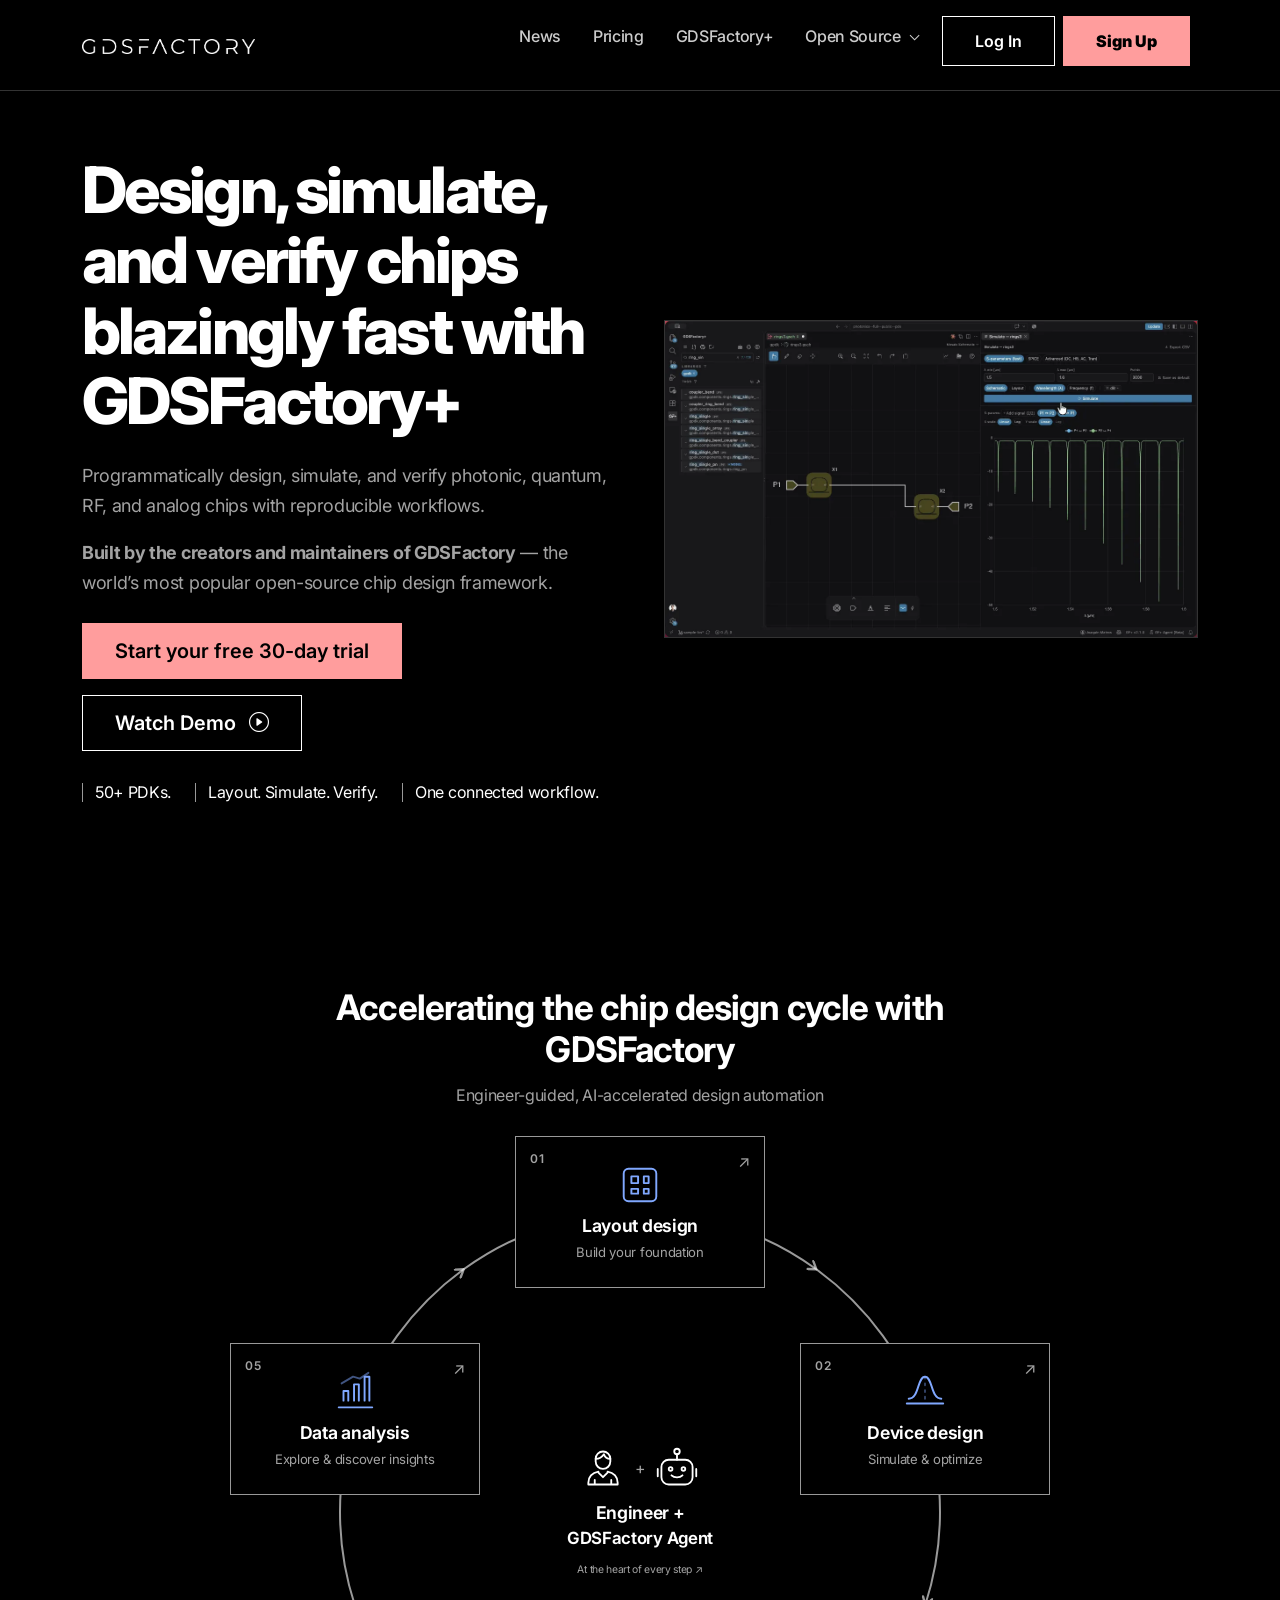
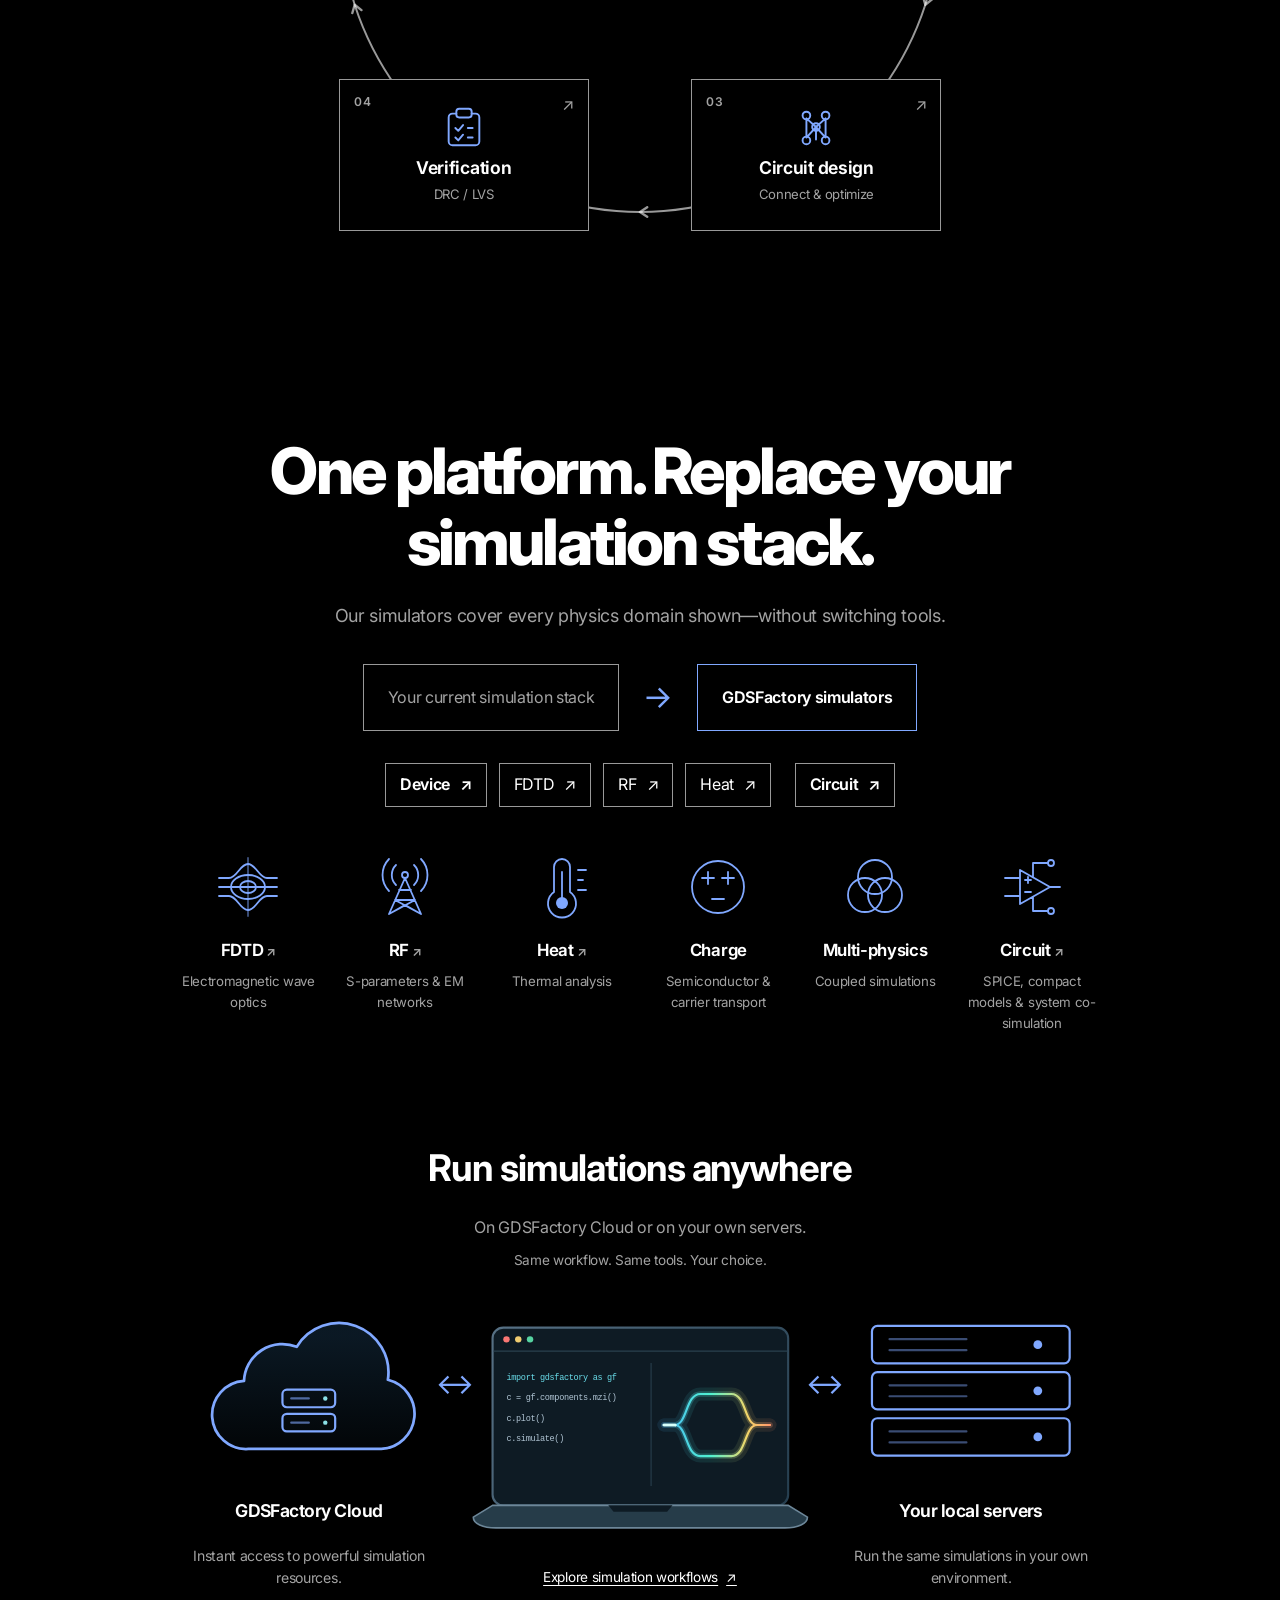
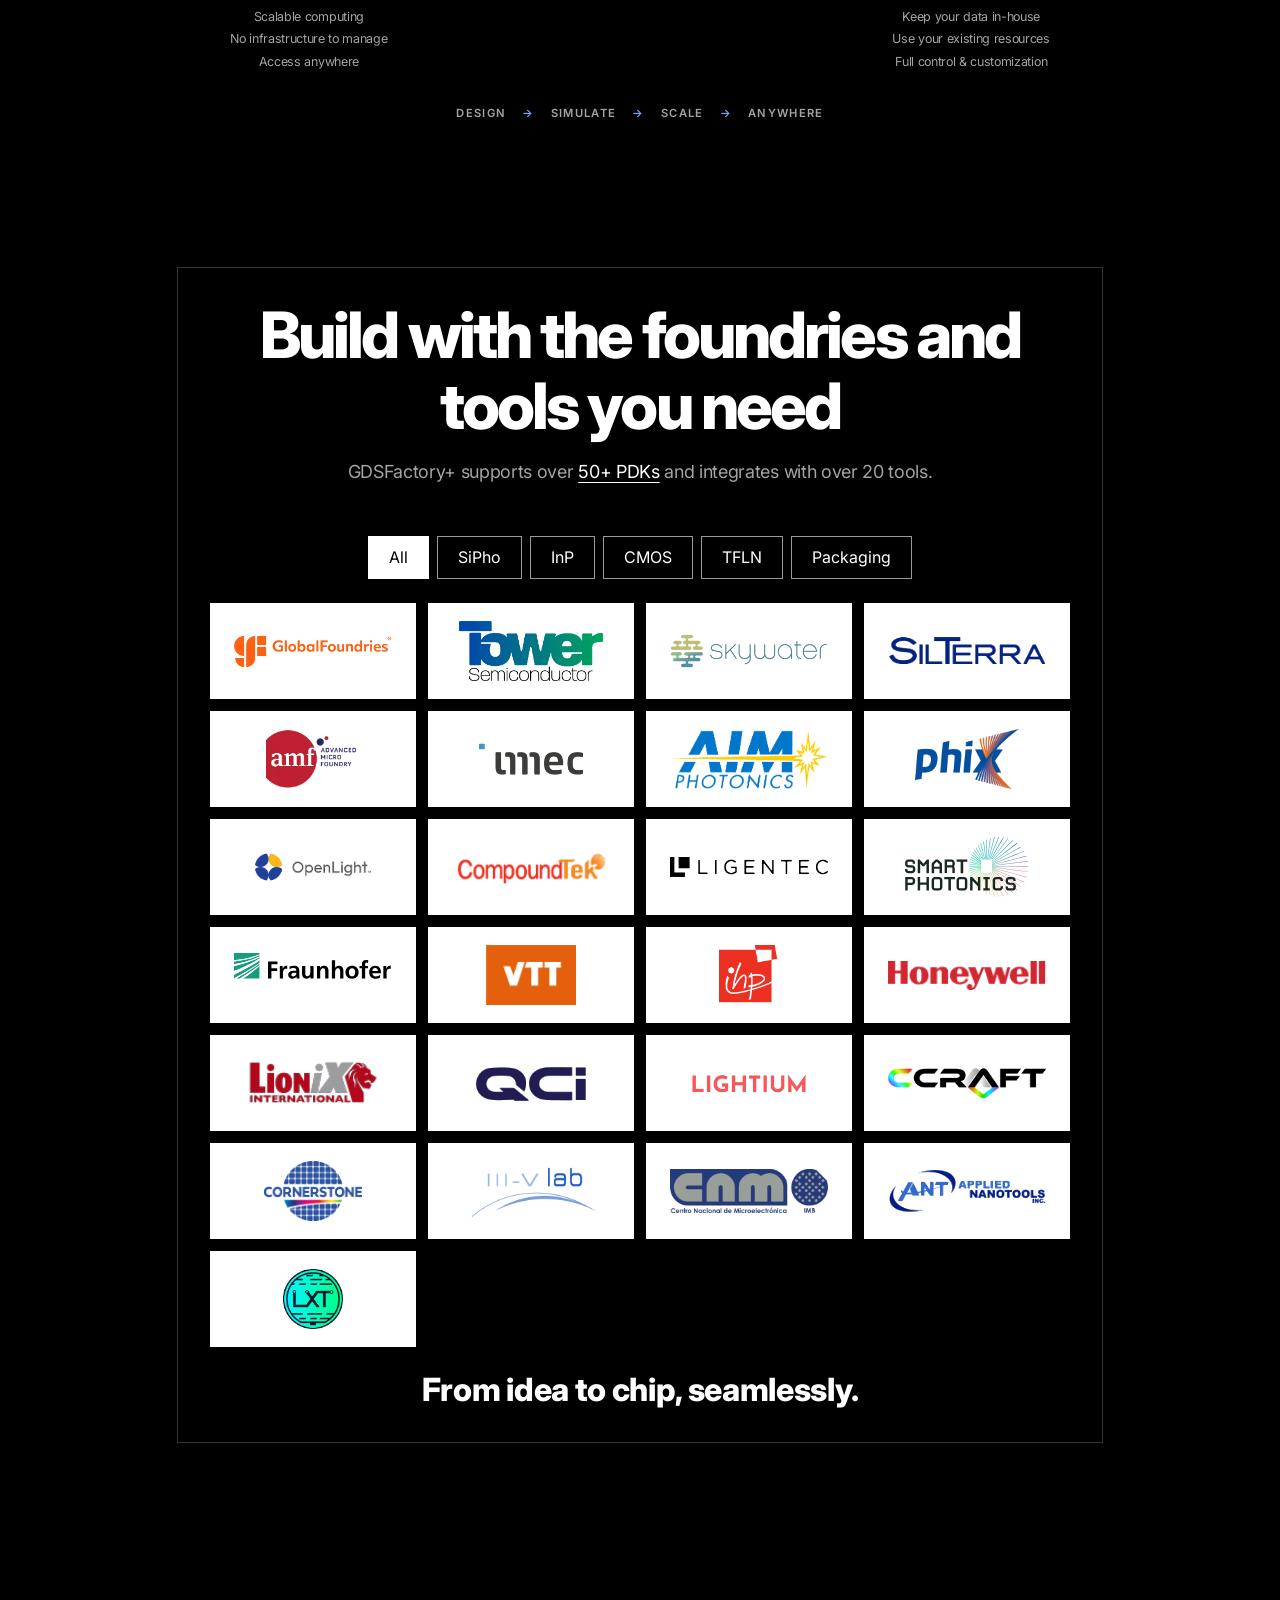
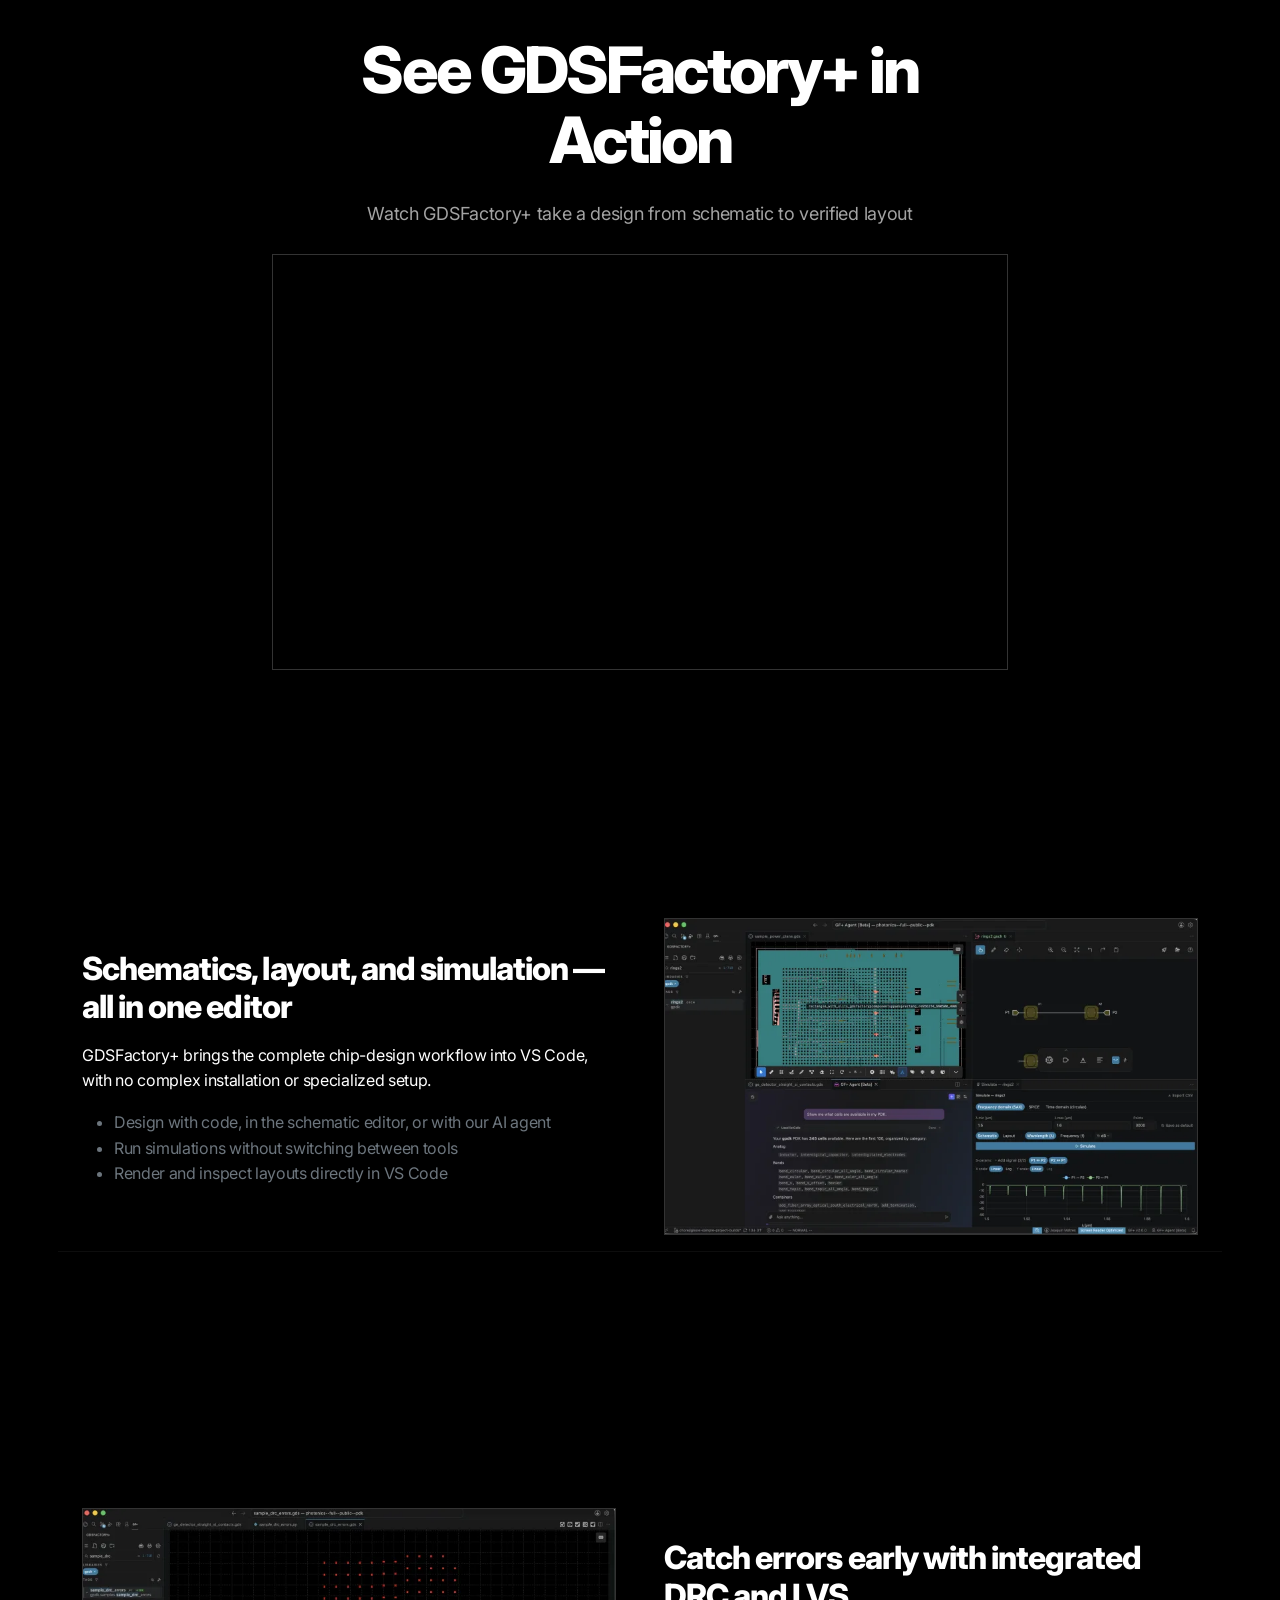
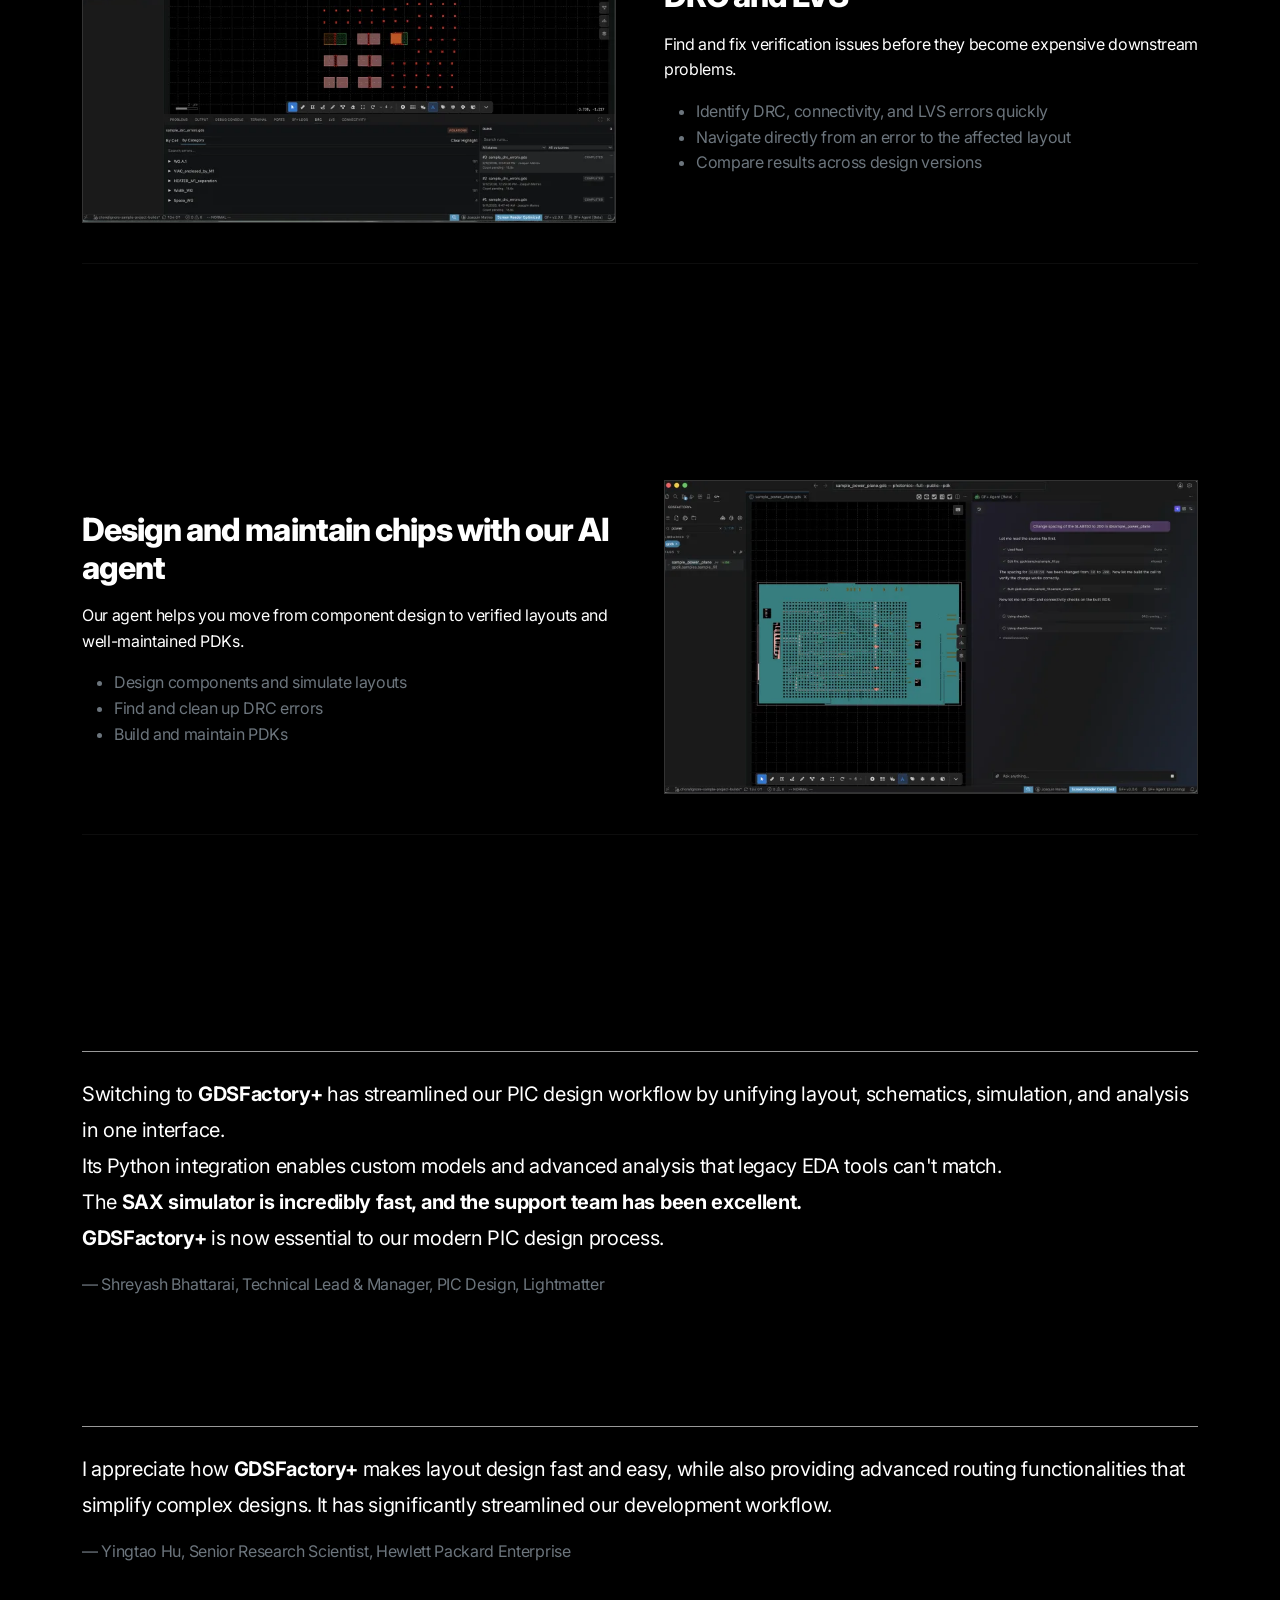
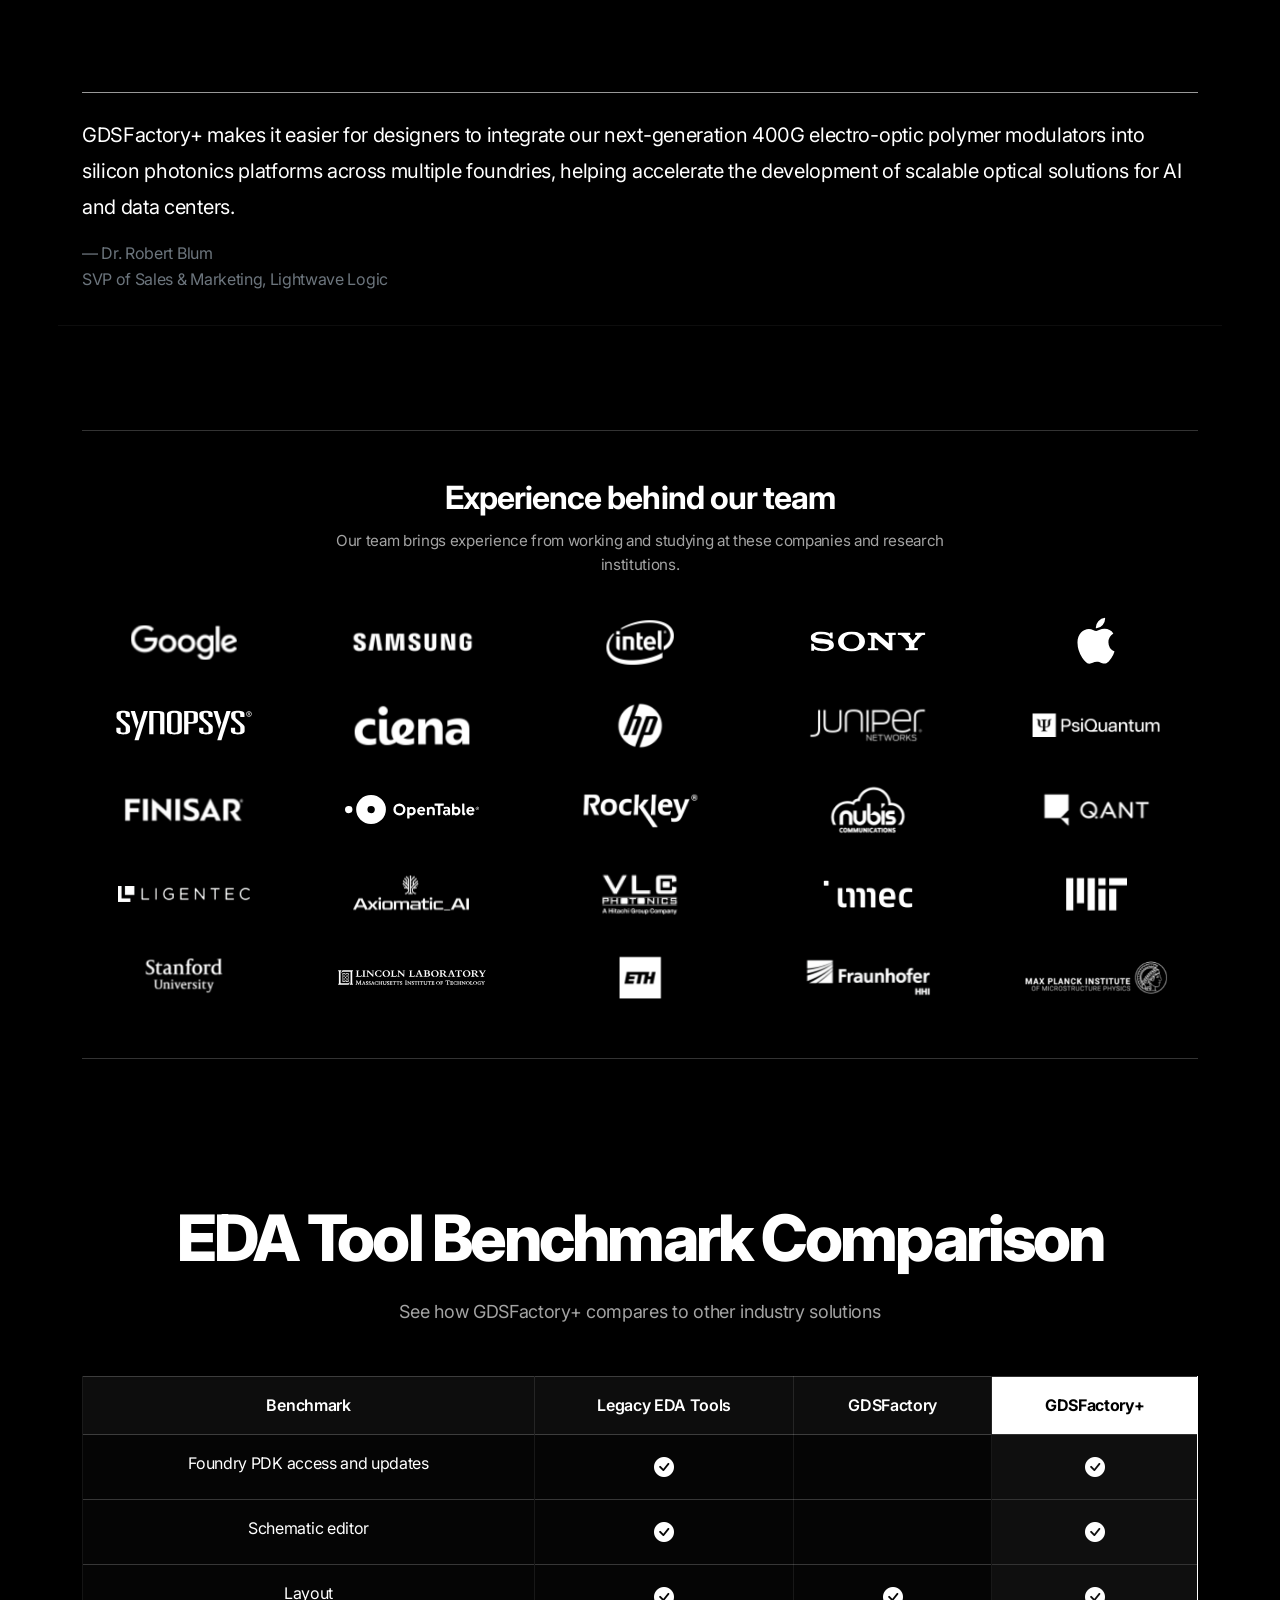
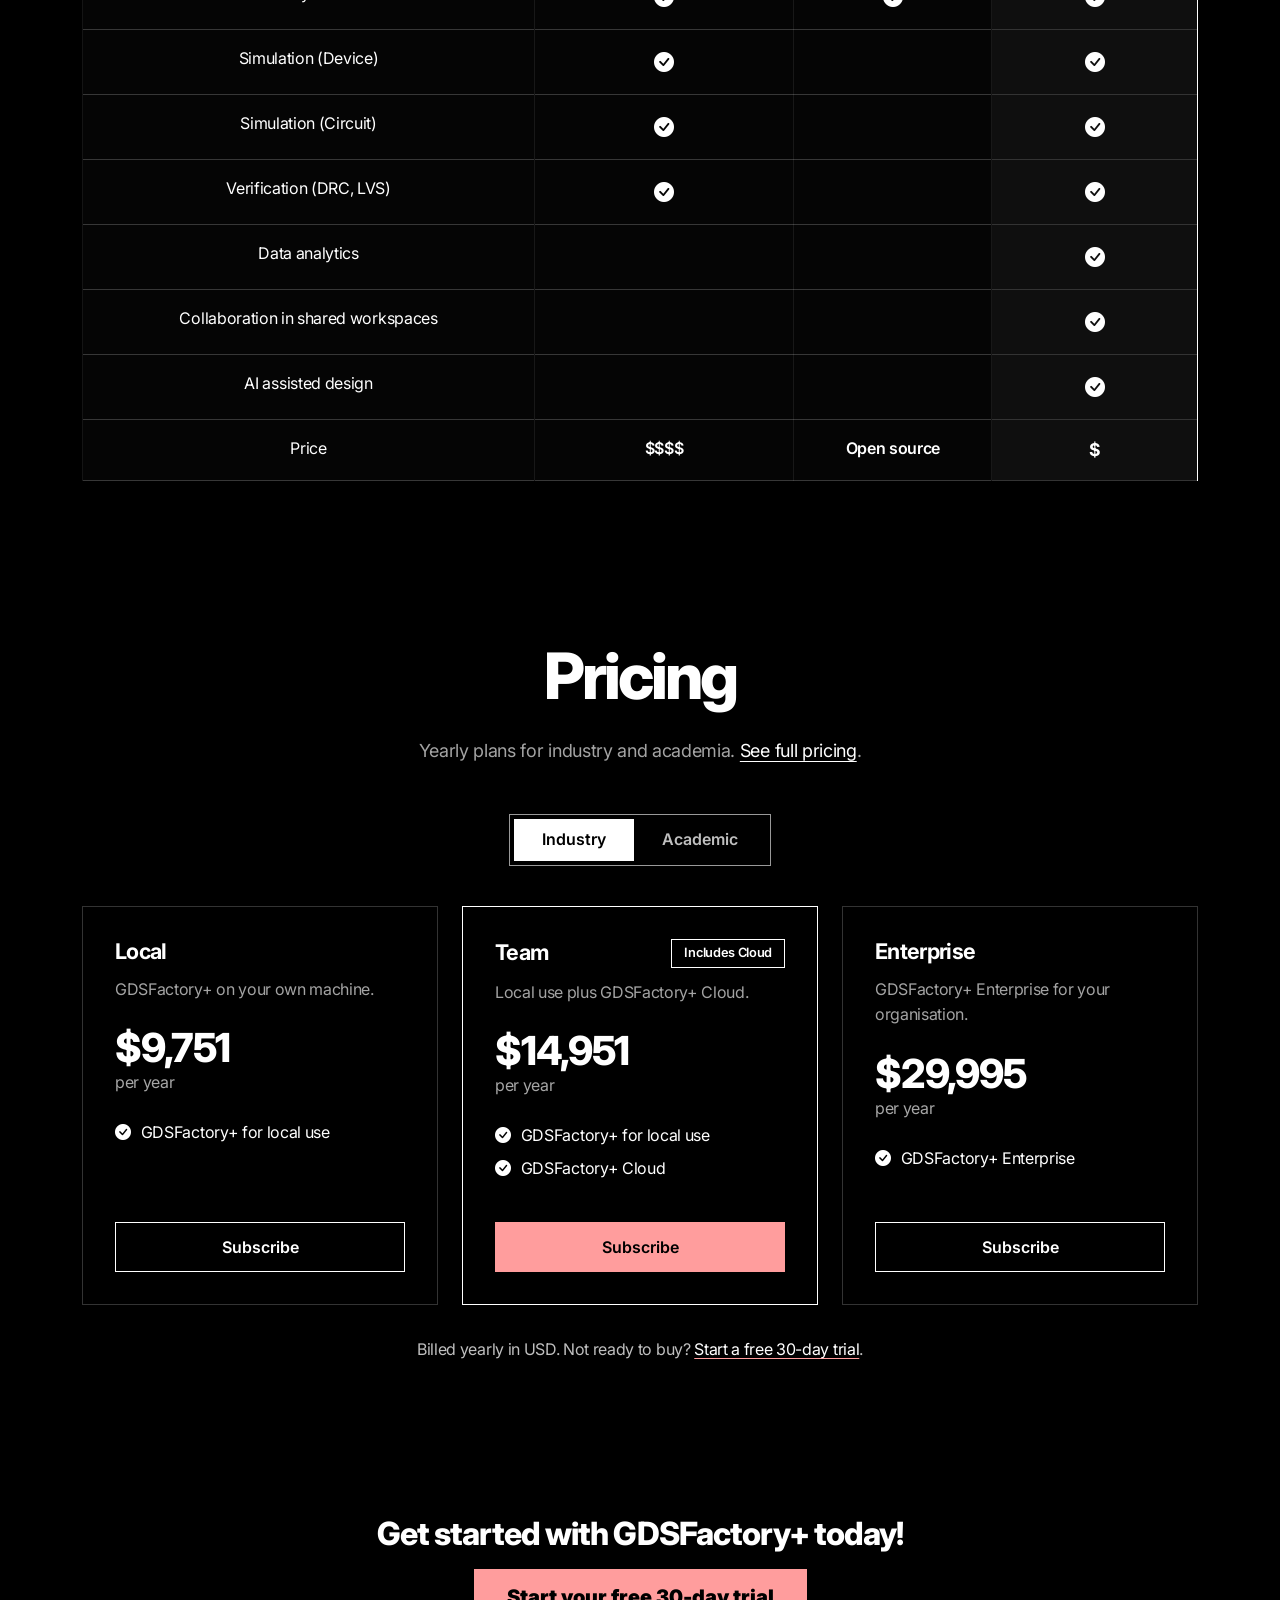
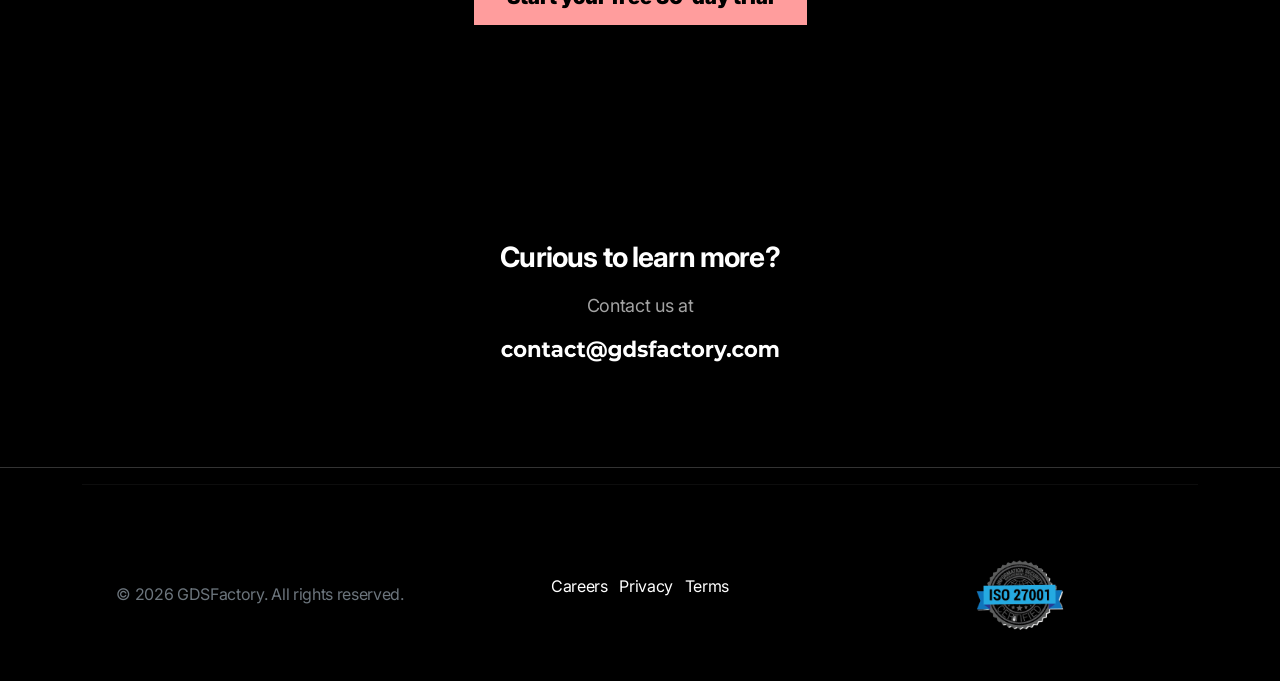
<file: index.html>
<!DOCTYPE html>
<html lang="en">
<head><meta name="robots" content="noindex, nofollow">

  <meta charset="UTF-8" />
  <meta name="viewport" content="width=device-width, initial-scale=1" />
  <title>GDSFactory+: Modern EDA software for chip design</title>
  

  

  <!-- Favicon -->
  <link rel="icon" type="image/x-icon" href="/static/images/favicon.ico">
  <link rel="icon" type="image/png" href="/static/images/GDSF_square_logo.png">

  
  <!-- Open Graph Meta Tags for Social Media Thumbnails -->
  <meta property="og:title" content="GDSFactory+: Modern EDA software for chip design" />
  <meta property="og:description" content="Design, simulate, and verify chips blazingly fast with GDSFactory+. Programmatically design, simulate, and verify photonic, quantum, RF, and analog chips with reproducible workflows." />
  <meta property="og:image" content="/static/images/GDSF_logo.png" />
  <meta property="og:image:width" content="792" />
  <meta property="og:image:height" content="198" />
  <meta property="og:url" content="https://gdsfactory.com" />
  <meta property="og:type" content="website" />
  <meta property="og:site_name" content="GDSFactory" />

  <!-- Twitter Card Meta Tags -->
  <meta name="twitter:card" content="summary" />
  <meta name="twitter:title" content="GDSFactory+: Modern EDA software for chip design" />
  <meta name="twitter:description" content="Design, simulate, and verify chips blazingly fast with GDSFactory+. Programmatically design, simulate, and verify photonic, quantum, RF, and analog chips with reproducible workflows." />
  <meta name="twitter:image" content="/static/images/GDSF_square_logo.png" />
  

  <meta name="description" content="Design, simulate, and verify chips blazingly fast with GDSFactory+. Programmatically design, simulate, and verify photonic, quantum, RF, and analog chips with reproducible workflows." />
  <meta name="keywords" content="chip design, photonic, quantum, analog, GDSFactory, chip layout, verification, validation" />

  <link href="https://cdn.jsdelivr.net/npm/bootstrap@5.3.0/dist/css/bootstrap.min.css" integrity="sha384-9ndCyUaIbzAi2FUVXJi0CjmCapSmO7SnpJef0486qhLnuZ2cdeRhO02iuK6FUUVM" crossorigin="anonymous" rel="stylesheet" />
  <link rel="stylesheet" href="https://cdn.jsdelivr.net/npm/bootstrap-icons@1.11.2/font/bootstrap-icons.css" integrity="sha384-DeN988K4Vg0cDrUgVHjrVM0+ogMrXsv0AZYIH40/9VGpjC7zi8TFGdnPwL1EkU/T" crossorigin="anonymous">
  <link rel="stylesheet" href="/styles/styles.css" />

  
</head>
<body>

  <!-- Navigation Bar -->
  <nav class="navbar navbar-expand-md navbar-dark">
    <div class="container">
      <a class="navbar-brand" href="/">
        <img src="/static/images/GDSF_logo.png" alt="GDSFactory Logo" width="173" height="15">
      </a>

      <button class="navbar-toggler" type="button" data-bs-toggle="collapse" data-bs-target="#navbarNav">
        <span class="navbar-toggler-icon"></span>
      </button>

      <div class="collapse navbar-collapse justify-content-end" id="navbarNav">
        <ul class="navbar-nav">
          <li class="nav-item">
            <a class="nav-link" href="/news/">News</a>
          </li>
          <li class="nav-item">
            <a class="nav-link" href="/pricing/">Pricing</a>
          </li>
          <li class="nav-item">
            <a class="nav-link" href="https://gdsfactory.com/plus/">GDSFactory+</a>
          </li>
          <li class="nav-item dropdown me-2">
            <a class="nav-link dropdown-toggle" href="#" data-bs-toggle="dropdown" aria-expanded="false">
              Open Source
            </a>
            <ul class="dropdown-menu dropdown-menu-dark">
              <li class="dropdown-submenu">
                <button class="dropdown-item dropdown-toggle dropdown-submenu-toggle" type="button" aria-expanded="false">
                  Projects
                </button>
                <ul class="dropdown-menu dropdown-menu-dark">
                  <li><a class="dropdown-item" href="https://gdsfactory.github.io/gdsfactory">GDSFactory <span class="dropdown-item-desc">Layout</span></a></li>
                  <li><a class="dropdown-item" href="https://gdsfactory.github.io/gsim/">gSim <span class="dropdown-item-desc">FDTD &amp; FEM</span></a></li>
                  <li><a class="dropdown-item" href="https://gdsfactory.github.io/meow">MEOW <span class="dropdown-item-desc">Eigenmode Expansion (EME)</span></a></li>
                  <li><a class="dropdown-item" href="https://gdsfactory.github.io/sax">SAX <span class="dropdown-item-desc">Circuit — Frequency Domain</span></a></li>
                  <li><a class="dropdown-item" href="https://gdsfactory.github.io/circulax">Circulax <span class="dropdown-item-desc">Circuit — Time Domain</span></a></li>
                </ul>
              </li>
              <li><a class="dropdown-item" href="/open-source-philosophy/">Open Source Philosophy</a></li>
            </ul>
          </li>
          <li class="nav-item me-2 mb-2">
            <a class="btn btn-outline-light rounded-pill" href="https://plus.gdsfactory.com/dashboard">Log In</a>
          </li>
          <li class="nav-item me-2">
            <a class="btn btn-primary rounded-pill" href="https://plus.gdsfactory.com/auth/signup"><strong>Sign Up</strong></a>
          </li>
        </ul>
      </div>
    </div>
  </nav>

  
  <!-- Hero Section -->
  <section class="hero py-5">
    <div class="container">
        <div class="row align-items-center min-vh-75 gx-5 my-3">
          <div class="col-md-6 pb-4">
            <h1 class="display-4 mb-4">Design, simulate, and verify chips blazingly fast with <span class="gradient-text_red">GDSFactory+</span></h1>
            <p class="lead mb-3">Programmatically design, simulate, and verify photonic, quantum, RF, and analog chips with reproducible workflows.</p>
            <p class="lead mb-4"><strong>Built by the creators and maintainers of GDSFactory</strong> — the world’s most popular open-source chip design framework.</p>
            <div class="d-flex flex-wrap gap-3">
              <a class="btn btn-primary btn-lg" href="https://plus.gdsfactory.com/auth/signup" target="_blank" rel="noopener noreferrer">
                Start your free 30-day trial
              </a>
              <a class="btn btn-outline-light btn-lg" href="#video-overview">
                Watch Demo <i class="bi bi-play-circle ms-2"></i>
              </a>
            </div>
            <ul class="hero-proof-points" aria-label="GDSFactory+ highlights">
              <li>50+ PDKs.</li>
              <li>Layout. Simulate. Verify.</li>
              <li>One connected workflow.</li>
            </ul>
          </div>
        <div class="col-md-6">
          
          <video class="hero-media mb-4" width="1212" height="720" autoplay muted loop playsinline preload="auto" poster="/static/images/overview-poster.webp" aria-label="GDSFactory+ animated overview: building a ring resonator schematic and simulating it">
            <source src="/static/images/overview.mp4" type="video/mp4" />
          </video>
        </div>
      </div>
    </div>
  </section>

  

<section class="design-cycle py-5" aria-labelledby="design-cycle-title">
  <div class="container">
    <div class="design-cycle-panel">
      <header class="design-cycle-heading">
        <h2 id="design-cycle-title">Accelerating the chip design cycle with <span>GDSFactory</span></h2>
        <p>Engineer-guided, AI-accelerated design automation</p>
      </header>
      <div class="design-cycle-graph">
        <svg class="design-cycle-arrows" viewBox="0 0 1000 760" fill="none" aria-hidden="true" focusable="false">
          <defs>
            
            <marker id="cycle-arrow-blue" viewBox="0 0 10 10" refX="8" refY="5" markerWidth="6" markerHeight="6" orient="auto-start-reverse"><path d="m2 1 6 4-6 4" class="cycle-stroke-blue"/></marker>
            
            <marker id="cycle-arrow-cyan" viewBox="0 0 10 10" refX="8" refY="5" markerWidth="6" markerHeight="6" orient="auto-start-reverse"><path d="m2 1 6 4-6 4" class="cycle-stroke-cyan"/></marker>
            
            <marker id="cycle-arrow-purple" viewBox="0 0 10 10" refX="8" refY="5" markerWidth="6" markerHeight="6" orient="auto-start-reverse"><path d="m2 1 6 4-6 4" class="cycle-stroke-purple"/></marker>
            
            <marker id="cycle-arrow-amber" viewBox="0 0 10 10" refX="8" refY="5" markerWidth="6" markerHeight="6" orient="auto-start-reverse"><path d="m2 1 6 4-6 4" class="cycle-stroke-amber"/></marker>
            
            <marker id="cycle-arrow-green" viewBox="0 0 10 10" refX="8" refY="5" markerWidth="6" markerHeight="6" orient="auto-start-reverse"><path d="m2 1 6 4-6 4" class="cycle-stroke-green"/></marker>
            
          </defs>
          
          <path d="M500.000 80.000 A300 300 0 0 1 676.336 137.295 A300 300 0 0 1 785.317 287.295" class="cycle-stroke-blue" marker-mid="url(#cycle-arrow-blue)"/>
          <path d="M785.317 287.295 A300 300 0 0 1 785.317 472.705 A300 300 0 0 1 676.336 622.705" class="cycle-stroke-cyan" marker-mid="url(#cycle-arrow-cyan)"/>
          <path d="M676.336 622.705 A300 300 0 0 1 500.000 680.000 A300 300 0 0 1 323.664 622.705" class="cycle-stroke-purple" marker-mid="url(#cycle-arrow-purple)"/>
          <path d="M323.664 622.705 A300 300 0 0 1 214.683 472.705 A300 300 0 0 1 214.683 287.295" class="cycle-stroke-amber" marker-mid="url(#cycle-arrow-amber)"/>
          <path d="M214.683 287.295 A300 300 0 0 1 323.664 137.295 A300 300 0 0 1 500.000 80.000" class="cycle-stroke-green" marker-mid="url(#cycle-arrow-green)"/>
          
          <circle class="design-cycle-pulse" cx="500" cy="380" r="300" pathLength="100"/>
        </svg>
        <ol class="design-cycle-stages">
          
          <li class="cycle-stage cycle-stage-layout">
            <a class="cycle-card" href="https://gdsfactory.com/plus/v2/layout/">
              <span class="cycle-step">01</span>
              <span class="cycle-card-arrow" aria-hidden="true">↗</span>
              <span class="cycle-icon">
<svg viewBox="0 0 48 48" fill="none" stroke="currentColor" stroke-width="2" stroke-linecap="round" stroke-linejoin="round" aria-hidden="true" focusable="false">
  
  <rect x="7" y="7" width="34" height="34" rx="5"/><path d="M15 15h7v7h-7zM28 15h5v7h-5zM15 28h7v5h-7zM28 28h5v5h-5z"/>
  
</svg>
</span>
              <span class="cycle-name">Layout design</span>
              <span class="cycle-detail">Build your foundation</span>
            </a>
          </li>
          
          <li class="cycle-stage cycle-stage-device">
            <a class="cycle-card" href="https://gdsfactory.com/plus/v2/simulations/device-design/">
              <span class="cycle-step">02</span>
              <span class="cycle-card-arrow" aria-hidden="true">↗</span>
              <span class="cycle-icon">
<svg viewBox="0 0 48 48" fill="none" stroke="currentColor" stroke-width="2" stroke-linecap="round" stroke-linejoin="round" aria-hidden="true" focusable="false">
  
  <path d="M5 36h38M7 31c11 0 9-23 17-23s6 23 17 23"/><path d="M24 8v28" stroke-dasharray="2 5" opacity=".4"/>
  
</svg>
</span>
              <span class="cycle-name">Device design</span>
              <span class="cycle-detail">Simulate &amp; optimize</span>
            </a>
          </li>
          
          <li class="cycle-stage cycle-stage-circuit">
            <a class="cycle-card" href="https://gdsfactory.com/plus/v2/simulation-templates/circuit/">
              <span class="cycle-step">03</span>
              <span class="cycle-card-arrow" aria-hidden="true">↗</span>
              <span class="cycle-icon">
<svg viewBox="0 0 48 48" fill="none" stroke="currentColor" stroke-width="2" stroke-linecap="round" stroke-linejoin="round" aria-hidden="true" focusable="false">
  
  <path d="m14 15 10 9 10-9M24 24v13M14 15v20M34 15v20M14 35l10-11 10 11"/><circle cx="14" cy="12" r="4"/><circle cx="34" cy="12" r="4"/><circle cx="24" cy="24" r="4"/><circle cx="14" cy="38" r="4"/><circle cx="34" cy="38" r="4"/>
  
</svg>
</span>
              <span class="cycle-name">Circuit design</span>
              <span class="cycle-detail">Connect &amp; optimize</span>
            </a>
          </li>
          
          <li class="cycle-stage cycle-stage-verify">
            <a class="cycle-card" href="https://gdsfactory.com/plus/v2/verification/">
              <span class="cycle-step">04</span>
              <span class="cycle-card-arrow" aria-hidden="true">↗</span>
              <span class="cycle-icon">
<svg viewBox="0 0 48 48" fill="none" stroke="currentColor" stroke-width="2" stroke-linecap="round" stroke-linejoin="round" aria-hidden="true" focusable="false">
  
  <path d="M16 10h-4a4 4 0 0 0-4 4v25a4 4 0 0 0 4 4h24a4 4 0 0 0 4-4V14a4 4 0 0 0-4-4h-4"/><rect x="16" y="5" width="16" height="9" rx="3"/><path d="m15 25 3 3 5-6m-8 13 3 3 5-6m5-7h5m-5 10h5"/>
  
</svg>
</span>
              <span class="cycle-name">Verification</span>
              <span class="cycle-detail">DRC / LVS</span>
            </a>
          </li>
          
          <li class="cycle-stage cycle-stage-analysis">
            <a class="cycle-card" href="https://gdsfactory.com/plus/v2">
              <span class="cycle-step">05</span>
              <span class="cycle-card-arrow" aria-hidden="true">↗</span>
              <span class="cycle-icon">
<svg viewBox="0 0 48 48" fill="none" stroke="currentColor" stroke-width="2" stroke-linecap="round" stroke-linejoin="round" aria-hidden="true" focusable="false">
  
  <path d="M7 40h35M12 33V23h5v10M23 33V16h5v17M34 33V8h5v25"/><path d="m10 15 12-7 7 2 9-6" opacity=".5"/>
  
</svg>
</span>
              <span class="cycle-name">Data analysis</span>
              <span class="cycle-detail">Explore &amp; discover insights</span>
            </a>
          </li>
          
        </ol>
        <a class="cycle-center" href="https://gdsfactory.com/plus/v2/agent/">
          <span class="cycle-center-icons">
<svg viewBox="0 0 48 48" fill="none" stroke="currentColor" stroke-width="2" stroke-linecap="round" stroke-linejoin="round" aria-hidden="true" focusable="false">
  
  <path d="M16 17v-3a8 8 0 0 1 16 0v3a8 8 0 0 1-16 0Z"/>
  <path d="M16 14c4 0 7-2 9-5 1 3 4 5 7 5M19 29l5 5 5-5"/>
  <path d="M19 28c-7 1-11 6-11 12v2h32v-2c0-6-4-11-11-12M15 37v5m18-5v5"/>
  
</svg>
<span aria-hidden="true">+</span>
<svg viewBox="0 0 48 48" fill="none" stroke="currentColor" stroke-width="2" stroke-linecap="round" stroke-linejoin="round" aria-hidden="true" focusable="false">
  
  <rect x="7" y="15" width="34" height="27" rx="8"/><path d="M24 15V9M3 25v8m42-8v8m-27-1c3 3 9 3 12 0"/><circle cx="24" cy="6" r="3"/><circle cx="17" cy="25" r="2"/><circle cx="31" cy="25" r="2"/>
  
</svg>
</span>
          <span class="cycle-name">Engineer +</span>
          <span class="cycle-agent-name">GDSFactory Agent</span>
          <span class="cycle-center-caption">At the heart of every step <span aria-hidden="true">↗</span></span>
        </a>
      </div>
    </div>
  </div>
</section>


  
<section class="simulation-showcase py-5" aria-labelledby="simulation-showcase-title">
  <div class="container">
    <div class="row justify-content-center">
      <div class="col-lg-10">
        <h2 id="simulation-showcase-title" class="display-5 text-center mb-4">One platform. Replace your simulation stack.</h2>
        <p class="lead text-center mb-4">Our simulators cover every physics domain shown—without switching tools.</p>
        <div class="simulation-replacement">
          <p class="simulation-current-stack">Your current simulation stack</p>
          <span class="simulation-replacement-arrow" aria-hidden="true">→</span>
          <p class="simulation-replacement-target">GDSFactory simulators</p>
        </div>
        <nav class="simulation-doc-links" aria-label="Simulation documentation">
          <div class="simulation-device-links">
            <a class="simulation-category" href="https://gdsfactory.com/plus/v2/simulations/device-design/">Device <span aria-hidden="true">↗</span></a>
            <ul>
              <li><a href="https://gdsfactory.com/plus/v2/simulation-templates/fdtd/">FDTD <span aria-hidden="true">↗</span></a></li>
              <li><a href="https://gdsfactory.com/plus/v2/simulation-templates/notebooks/fem_palace_branch_line_coupler/">RF <span aria-hidden="true">↗</span></a></li>
              <li><a href="https://gdsfactory.com/plus/v2/simulation-templates/heater/">Heat <span aria-hidden="true">↗</span></a></li>
            </ul>
          </div>
          <a class="simulation-category" href="https://gdsfactory.com/plus/v2/simulation-templates/circuit/">Circuit <span aria-hidden="true">↗</span></a>
        </nav>
        <ul class="simulation-capabilities" aria-label="Simulation capabilities">
          
          <li>
            <a class="simulation-capability" href="https://gdsfactory.com/plus/v2/simulation-templates/fdtd/">
              
<svg viewBox="0 0 64 64" fill="none" stroke="currentColor" stroke-width="1.8" stroke-linecap="round" stroke-linejoin="round" aria-hidden="true" focusable="false">
  
  <path d="M3 23h10c8 0 11-14 19-14s11 14 19 14h10M3 41h10c8 0 11 14 19 14s11-14 19-14h10M3 32h58"/>
  <ellipse cx="32" cy="32" rx="17" ry="12"/><ellipse cx="32" cy="32" rx="8" ry="6"/><path d="M32 3v58" opacity=".5"/>
  
</svg>

              <span class="simulation-capability-name">FDTD<span class="simulation-link-arrow" aria-hidden="true"> ↗</span></span>
              <span class="simulation-capability-description">Electromagnetic wave optics</span>
            </a>
          </li>
          
          <li>
            <a class="simulation-capability" href="https://gdsfactory.com/plus/v2/simulation-templates/notebooks/fem_palace_branch_line_coupler/">
              
<svg viewBox="0 0 64 64" fill="none" stroke="currentColor" stroke-width="1.8" stroke-linecap="round" stroke-linejoin="round" aria-hidden="true" focusable="false">
  
  <circle cx="32" cy="20" r="3"/><path d="m32 23-16 36 16-9 16 9-16-36Zm-10 22h20M26 35h12M16 59l26-14M48 59 22 45M23 10a14 14 0 0 0 0 20m18-20a14 14 0 0 1 0 20M16 4a23 23 0 0 0 0 32m32-32a23 23 0 0 1 0 32"/>
  
</svg>

              <span class="simulation-capability-name">RF<span class="simulation-link-arrow" aria-hidden="true"> ↗</span></span>
              <span class="simulation-capability-description">S-parameters &amp; EM networks</span>
            </a>
          </li>
          
          <li>
            <a class="simulation-capability" href="https://gdsfactory.com/plus/v2/simulation-templates/heater/">
              
<svg viewBox="0 0 64 64" fill="none" stroke="currentColor" stroke-width="1.8" stroke-linecap="round" stroke-linejoin="round" aria-hidden="true" focusable="false">
  
  <path d="M24 37V12a8 8 0 0 1 16 0v25a14 14 0 1 1-16 0Z"/><path d="M32 17v28m16-30h8m-8 10h5m-5 10h8"/><circle cx="32" cy="48" r="6" fill="currentColor" stroke="none"/>
  
</svg>

              <span class="simulation-capability-name">Heat<span class="simulation-link-arrow" aria-hidden="true"> ↗</span></span>
              <span class="simulation-capability-description">Thermal analysis</span>
            </a>
          </li>
          
          <li>
            <div class="simulation-capability">
              
<svg viewBox="0 0 64 64" fill="none" stroke="currentColor" stroke-width="1.8" stroke-linecap="round" stroke-linejoin="round" aria-hidden="true" focusable="false">
  
  <circle cx="32" cy="32" r="26"/><path d="M16 23h12m-6-6v12m14-6h12m-6-6v12M26 44h12"/>
  
</svg>

              <span class="simulation-capability-name">Charge</span>
              <span class="simulation-capability-description">Semiconductor &amp; carrier transport</span>
            </div>
          </li>
          
          <li>
            <div class="simulation-capability">
              
<svg viewBox="0 0 64 64" fill="none" stroke="currentColor" stroke-width="1.8" stroke-linecap="round" stroke-linejoin="round" aria-hidden="true" focusable="false">
  
  <circle cx="32" cy="22" r="17"/><circle cx="22" cy="40" r="17"/><circle cx="42" cy="40" r="17"/>
  
</svg>

              <span class="simulation-capability-name">Multi-physics</span>
              <span class="simulation-capability-description">Coupled simulations</span>
            </div>
          </li>
          
          <li>
            <a class="simulation-capability" href="https://gdsfactory.com/plus/v2/simulation-templates/circuit/">
              
<svg viewBox="0 0 64 64" fill="none" stroke="currentColor" stroke-width="1.8" stroke-linecap="round" stroke-linejoin="round" aria-hidden="true" focusable="false">
  
  <path d="m20 15 30 17-30 17V15ZM5 23h15M5 41h15m30-9h10M33 22V8h15M33 42v14h15m-23-31h6m-3-3v6m-3 9h6"/><circle cx="51" cy="8" r="3"/><circle cx="51" cy="56" r="3"/>
  
</svg>

              <span class="simulation-capability-name">Circuit<span class="simulation-link-arrow" aria-hidden="true"> ↗</span></span>
              <span class="simulation-capability-description">SPICE, compact models &amp; system co-simulation</span>
            </a>
          </li>
          
        </ul>
        <div class="simulation-deployment" aria-labelledby="simulation-deployment-title">
          <header class="text-center">
            <h3 id="simulation-deployment-title">Run simulations anywhere</h3>
            <p>On GDSFactory Cloud or on your own servers.</p>
            <p class="simulation-deployment-tagline">Same workflow. Same tools. Your choice.</p>
          </header>
          <div class="simulation-deployment-diagram">
            <div class="simulation-environment">
              <svg class="simulation-cloud" viewBox="0 0 240 160" fill="none" aria-hidden="true" focusable="false">
                <defs>
                  <linearGradient id="simulation-cloud-fill" x1="120" y1="30" x2="120" y2="132" gradientUnits="userSpaceOnUse">
                    <stop stop-color="#4daeff" stop-opacity=".14"/>
                    <stop offset="1" stop-color="#4daeff" stop-opacity=".03"/>
                  </linearGradient>
                </defs>
                <path d="M65 132a31 31 0 0 1-4-62 35 35 0 0 1 48-31 45 45 0 0 1 83 30 32 32 0 0 1-6 63Z" fill="url(#simulation-cloud-fill)" stroke="currentColor" stroke-width="2.5" stroke-linecap="round" stroke-linejoin="round"/>
                <g stroke="currentColor" stroke-width="2" stroke-linecap="round" stroke-linejoin="round">
                  <rect x="96" y="78" width="48" height="16" rx="4"/>
                  <rect x="96" y="100" width="48" height="16" rx="4"/>
                  <path d="M104 86h16m-16 22h16" opacity=".6"/>
                </g>
                <circle cx="135" cy="86" r="2" fill="#8be0e7"/>
                <circle cx="135" cy="108" r="2" fill="#8be0e7"/>
              </svg>
              <h4>GDSFactory Cloud</h4>
              <p>Instant access to powerful simulation resources.</p>
              <ul><li>Scalable computing</li><li>No infrastructure to manage</li><li>Access anywhere</li></ul>
            </div>
            <span class="simulation-connection simulation-connection-cloud" aria-hidden="true">↔</span>
            <div class="simulation-workstation">
              <svg viewBox="0 0 320 220" fill="none" aria-hidden="true" focusable="false">
                <defs>
                  <linearGradient id="simulation-screen-border" x1="25" y1="25" x2="295" y2="190" gradientUnits="userSpaceOnUse"><stop stop-color="#567084"/><stop offset="1" stop-color="#263f50"/></linearGradient>
                  <linearGradient id="simulation-field" x1="170" y1="0" x2="281" y2="0" gradientUnits="userSpaceOnUse"><stop stop-color="#47a9ff"/><stop offset=".5" stop-color="#50f2d0"/><stop offset=".8" stop-color="#f0d86a"/><stop offset="1" stop-color="#ff996b"/></linearGradient>
                </defs>
                <rect x="22" y="22" width="276" height="166" rx="10" fill="#0e1b24" stroke="url(#simulation-screen-border)" stroke-width="2"/>
                <path d="M23 44h274" stroke="#29404e"/><circle cx="35" cy="33" r="3" fill="#fa7774"/><circle cx="46" cy="33" r="3" fill="#f0cc70"/><circle cx="57" cy="33" r="3" fill="#56d3a1"/>
                <text x="35" y="71" fill="#6adeeb" font-family="monospace" font-size="8">import gdsfactory as gf</text>
                <text x="35" y="90" fill="#b1c5d4" font-family="monospace" font-size="8">c = gf.components.mzi()</text>
                <text x="35" y="109" fill="#b1c5d4" font-family="monospace" font-size="8">c.plot()</text>
                <text x="35" y="128" fill="#b1c5d4" font-family="monospace" font-size="8">c.simulate()</text>
                <path d="M170 55v115" stroke="#29404e"/>
                <defs>
                  <path id="simulation-mzi-upper" d="M182 113h10c12 0 10-29 24-29h29c14 0 12 29 24 29h12" pathLength="100"/>
                  <path id="simulation-mzi-lower" d="M182 113h10c12 0 10 29 24 29h29c14 0 12-29 24-29h12" pathLength="100"/>
                </defs>
                <g stroke="url(#simulation-field)" stroke-linecap="round">
                  <g stroke-width="12" opacity=".1">
                    <use href="#simulation-mzi-upper"/><use href="#simulation-mzi-lower"/>
                  </g>
                  <g stroke-width="5" opacity=".25">
                    <use href="#simulation-mzi-upper"/><use href="#simulation-mzi-lower"/>
                  </g>
                  <g stroke-width="2">
                    <use href="#simulation-mzi-upper"/><use href="#simulation-mzi-lower"/>
                  </g>
                </g>
                <g class="simulation-mzi-light" stroke="#d7fffa" stroke-width="2.5" stroke-linecap="round">
                  <use class="simulation-mzi-pulse" href="#simulation-mzi-upper"/>
                  <use class="simulation-mzi-pulse" href="#simulation-mzi-lower"/>
                </g>
                <path d="M22 188 4 199c0 6 9 10 21 10h270c12 0 21-4 21-10l-18-11H22Z" fill="#263c49" stroke="#6d8799" stroke-width="1.5"/>
                <path d="M130 188h60l-5 6h-50l-5-6Z" fill="#0e1b24"/>
              </svg>
              <a href="https://gdsfactory.com/plus/v2/simulations/">Explore simulation workflows <span aria-hidden="true">↗</span></a>
            </div>
            <span class="simulation-connection simulation-connection-local" aria-hidden="true">↔</span>
            <div class="simulation-environment">
              <svg class="simulation-servers" viewBox="0 0 240 160" fill="none" aria-hidden="true" focusable="false">
                
                <rect x="30" y="20" width="180" height="34" rx="5" stroke="currentColor" stroke-width="2"/>
                <path d="M46 32h70m-70 10h70" stroke="currentColor" stroke-width="2" stroke-linecap="round" opacity=".45"/>
                <circle cx="181" cy="37" r="4" fill="currentColor"/>
                
                <rect x="30" y="62" width="180" height="34" rx="5" stroke="currentColor" stroke-width="2"/>
                <path d="M46 74h70m-70 10h70" stroke="currentColor" stroke-width="2" stroke-linecap="round" opacity=".45"/>
                <circle cx="181" cy="79" r="4" fill="currentColor"/>
                
                <rect x="30" y="104" width="180" height="34" rx="5" stroke="currentColor" stroke-width="2"/>
                <path d="M46 116h70m-70 10h70" stroke="currentColor" stroke-width="2" stroke-linecap="round" opacity=".45"/>
                <circle cx="181" cy="121" r="4" fill="currentColor"/>
                
              </svg>
              <h4>Your local servers</h4>
              <p>Run the same simulations in your own environment.</p>
              <ul><li>Keep your data in-house</li><li>Use your existing resources</li><li>Full control &amp; customization</li></ul>
            </div>
          </div>
          <p class="simulation-workflow">Design <span aria-hidden="true">→</span> Simulate <span aria-hidden="true">→</span> Scale <span aria-hidden="true">→</span> Anywhere</p>
        </div>
      </div>
    </div>
  </div>
</section>


  <section class="feature py-5">
    <div class="container">
      <div class="row justify-content-center py-5">
        <div class="col-lg-10">
          <div class="text-center glass-card">
            <h2 class="display-5 mb-3">Build with the foundries and tools you need</h2>
            <p class="lead mb-5">GDSFactory+ supports over <a href="https://gdsfactory.com/plus/pdks/" class="text-white">50+ PDKs</a> and integrates with over 20 tools.</p>
            
            <svg class="foundry-filter-definitions" width="0" height="0" aria-hidden="true" focusable="false">
              <defs>
                <filter id="foundry-remove-background" color-interpolation-filters="sRGB">
                  <feColorMatrix type="matrix" values="1 0 0 0 0  0 1 0 0 0  0 0 1 0 0  -4 -4 -4 0 11" />
                  <feComposite in2="SourceGraphic" operator="in" />
                </filter>
              </defs>
            </svg>
            <div class="foundry-selectors mb-4" role="group" aria-label="Filter foundries and packaging houses by category" hidden>
              <button type="button" class="foundry-selector" data-foundry-filter="all" aria-pressed="true" aria-controls="foundry-logos">All</button>
              <button type="button" class="foundry-selector" data-foundry-filter="sipho" aria-pressed="false" aria-controls="foundry-logos">SiPho</button>
              <button type="button" class="foundry-selector" data-foundry-filter="inp" aria-pressed="false" aria-controls="foundry-logos">InP</button>
              <button type="button" class="foundry-selector" data-foundry-filter="cmos" aria-pressed="false" aria-controls="foundry-logos">CMOS</button>
              <button type="button" class="foundry-selector" data-foundry-filter="tfln" aria-pressed="false" aria-controls="foundry-logos">TFLN</button>
              <button type="button" class="foundry-selector" data-foundry-filter="packaging" aria-pressed="false" aria-controls="foundry-logos">Packaging</button>
            </div>
            <ul id="foundry-logos" class="foundry-logos" aria-label="Supported foundries and packaging houses">
              
              <li data-foundry-technologies="sipho cmos" class="foundry-logo">
                <a class="foundry-logo-link" href="https://gdsfactory.com/plus/pdks/#photonics-pdks" aria-label="GlobalFoundries — explore photonics PDKs">
                  <span class="foundry-logo-frame" style="width: min(100%, 158.00px); aspect-ratio: 5.12500;">
                    <img src="/static/images/foundries/globalfoundries.png" alt="GlobalFoundries" loading="lazy" style="width: 100.00000%; height: 100.00000%; left: -0.00000%; top: -0.00000%;" />
                  </span>
                </a>
              </li>
              
              <li data-foundry-technologies="sipho cmos" class="foundry-logo">
                <a class="foundry-logo-link" href="https://gdsfactory.com/plus/pdks/#photonics-pdks" aria-label="Tower — explore photonics PDKs">
                  <span class="foundry-logo-frame" style="width: min(100%, 143.43px); aspect-ratio: 2.39052;">
                    <img src="/static/images/foundries/tower.png" alt="Tower" loading="lazy" style="width: 100.00000%; height: 100.00000%; left: -0.00000%; top: -0.00000%;" />
                  </span>
                </a>
              </li>
              
              <li data-foundry-technologies="sipho cmos" class="foundry-logo">
                <a class="foundry-logo-link" href="https://gdsfactory.com/plus/pdks/#photonics-pdks" aria-label="SkyWater — explore photonics PDKs">
                  <span class="foundry-logo-frame" style="width: min(100%, 158.00px); aspect-ratio: 4.65116;">
                    <img src="/static/images/foundries/skywater.png" alt="SkyWater" loading="lazy" style="width: 100.00000%; height: 100.00000%; left: -0.00000%; top: -0.00000%;" />
                  </span>
                </a>
              </li>
              
              <li data-foundry-technologies="sipho cmos" class="foundry-logo foundry-logo-normalize">
                <a class="foundry-logo-link" href="https://gdsfactory.com/plus/pdks/#photonics-pdks" aria-label="SilTerra — explore photonics PDKs">
                  <span class="foundry-logo-frame" style="width: min(100%, 158.00px); aspect-ratio: 2.92720;">
                    <img src="/static/images/foundries/silterra.png" alt="SilTerra" loading="lazy" style="width: 100.00000%; height: 100.00000%; left: -0.00000%; top: -0.00000%;" />
                  </span>
                </a>
              </li>
              
              <li data-foundry-technologies="sipho" class="foundry-logo">
                <a class="foundry-logo-link" href="https://gdsfactory.com/plus/pdks/#photonics-pdks" aria-label="Advanced Micro Foundry — explore photonics PDKs">
                  <span class="foundry-logo-frame" style="width: min(100%, 93.26px); aspect-ratio: 1.55440;">
                    <img src="/static/images/foundries/advanced-micro-foundry.png" alt="Advanced Micro Foundry" loading="lazy" style="width: 100.00000%; height: 100.00000%; left: -0.00000%; top: -0.00000%;" />
                  </span>
                </a>
              </li>
              
              <li data-foundry-technologies="sipho cmos" class="foundry-logo">
                <a class="foundry-logo-link" href="https://gdsfactory.com/plus/pdks/#photonics-pdks" aria-label="imec — explore photonics PDKs">
                  <span class="foundry-logo-frame" style="width: min(100%, 107.14px); aspect-ratio: 1.78571;">
                    <img src="/static/images/foundries/imec.png" alt="imec" loading="lazy" style="width: 100.00000%; height: 100.00000%; left: -0.00000%; top: -0.00000%;" />
                  </span>
                </a>
              </li>
              
              <li data-foundry-technologies="sipho packaging" class="foundry-logo">
                <a class="foundry-logo-link" href="https://gdsfactory.com/plus/pdks/#photonics-pdks" aria-label="AIM Photonics — explore photonics PDKs">
                  <span class="foundry-logo-frame" style="width: min(100%, 158.00px); aspect-ratio: 2.67742;">
                    <img src="/static/images/foundries/aim-photonics.png" alt="AIM Photonics" loading="lazy" style="width: 100.00000%; height: 100.00000%; left: -0.00000%; top: -0.00000%;" />
                  </span>
                </a>
              </li>
              
              <li data-foundry-technologies="packaging" class="foundry-logo">
                <a class="foundry-logo-link" href="https://gdsfactory.com/plus/pdks/#photonics-pdks" aria-label="PHIX — explore photonics PDKs">
                  <span class="foundry-logo-frame" style="width: min(100%, 103.15px); aspect-ratio: 600 / 349;">
                    <img src="/static/images/foundries/phix.jpg" alt="PHIX" loading="lazy" style="width: 100%; height: 100%; left: 0; top: 0;" />
                  </span>
                </a>
              </li>
              
              <li data-foundry-technologies="sipho inp" class="foundry-logo">
                <a class="foundry-logo-link" href="https://gdsfactory.com/plus/pdks/#photonics-pdks" aria-label="OpenLight — explore photonics PDKs">
                  <span class="foundry-logo-frame" style="width: min(100%, 115.19px); aspect-ratio: 1.91975;">
                    <img src="/static/images/foundries/openlight.png" alt="OpenLight" loading="lazy" style="width: 100.00000%; height: 100.00000%; left: -0.00000%; top: -0.00000%;" />
                  </span>
                </a>
              </li>
              
              <li data-foundry-technologies="sipho" class="foundry-logo">
                <a class="foundry-logo-link" href="https://gdsfactory.com/plus/pdks/#photonics-pdks" aria-label="CompoundTek — explore photonics PDKs">
                  <span class="foundry-logo-frame" style="width: min(100%, 158.00px); aspect-ratio: 4.03750;">
                    <img src="/static/images/foundries/compoundtek.png" alt="CompoundTek" loading="lazy" style="width: 100.00000%; height: 100.00000%; left: -0.00000%; top: -0.00000%;" />
                  </span>
                </a>
              </li>
              
              <li data-foundry-technologies="sipho" class="foundry-logo">
                <a class="foundry-logo-link" href="https://gdsfactory.com/plus/pdks/#photonics-pdks" aria-label="LIGENTEC — explore photonics PDKs">
                  <span class="foundry-logo-frame" style="width: min(100%, 158px); aspect-ratio: 2084 / 260;">
                    <img src="/static/images/foundries/ligentec-official.png" alt="LIGENTEC" loading="lazy" style="width: 100%; height: 100%; left: 0; top: 0;" />
                  </span>
                </a>
              </li>
              
              <li data-foundry-technologies="inp" class="foundry-logo">
                <a class="foundry-logo-link" href="https://gdsfactory.com/plus/pdks/#photonics-pdks" aria-label="SMART Photonics — explore photonics PDKs">
                  <span class="foundry-logo-frame" style="width: min(100%, 124px); aspect-ratio: 242 / 117;">
                    <img src="/static/images/foundries/smart-photonics-official.svg" alt="SMART Photonics" loading="lazy" style="width: 100%; height: 100%; left: 0; top: 0;" />
                  </span>
                </a>
              </li>
              
              <li data-foundry-technologies="inp" class="foundry-logo">
                <a class="foundry-logo-link" href="https://gdsfactory.com/plus/pdks/#photonics-pdks" aria-label="Fraunhofer — explore photonics PDKs">
                  <span class="foundry-logo-frame" style="width: min(100%, 158px); aspect-ratio: 258 / 72;">
                    <img src="/static/images/foundries/fraunhofer-official.svg" alt="Fraunhofer" loading="lazy" style="width: 100%; height: 100%; left: 0; top: 0;" />
                  </span>
                </a>
              </li>
              
              <li data-foundry-technologies="sipho" class="foundry-logo">
                <a class="foundry-logo-link" href="https://gdsfactory.com/plus/pdks/#photonics-pdks" aria-label="VTT — explore photonics PDKs">
                  <span class="foundry-logo-frame" style="width: min(100%, 89.17px); aspect-ratio: 1.48617;">
                    <img src="/static/images/foundries/vtt.png" alt="VTT" loading="lazy" style="width: 100.00000%; height: 100.00000%; left: -0.00000%; top: -0.00000%;" />
                  </span>
                </a>
              </li>
              
              <li data-foundry-technologies="sipho cmos" class="foundry-logo">
                <a class="foundry-logo-link" href="https://gdsfactory.com/plus/pdks/#photonics-pdks" aria-label="IHP — explore photonics PDKs">
                  <span class="foundry-logo-frame" style="width: min(100%, 60.00px); aspect-ratio: 1.00000;">
                    <img src="/static/images/foundries/ihp.png" alt="IHP" loading="lazy" style="width: 100.00000%; height: 100.00000%; left: -0.00000%; top: -0.00000%;" />
                  </span>
                </a>
              </li>
              
              <li data-foundry-technologies="" class="foundry-logo">
                <a class="foundry-logo-link" href="https://gdsfactory.com/plus/pdks/#photonics-pdks" aria-label="Honeywell — explore photonics PDKs">
                  <span class="foundry-logo-frame" style="width: min(100%, 158.00px); aspect-ratio: 5.46429;">
                    <img src="/static/images/foundries/honeywell.png" alt="Honeywell" loading="lazy" style="width: 100.00000%; height: 100.00000%; left: -0.00000%; top: -0.00000%;" />
                  </span>
                </a>
              </li>
              
              <li data-foundry-technologies="sipho" class="foundry-logo">
                <a class="foundry-logo-link" href="https://gdsfactory.com/plus/pdks/#photonics-pdks" aria-label="LioniX International — explore photonics PDKs">
                  <span class="foundry-logo-frame" style="width: min(100%, 134.77px); aspect-ratio: 2.24610;">
                    <img src="/static/images/foundries/lionix-international.png" alt="LioniX International" loading="lazy" style="width: 247.24324%; height: 333.20005%; left: -73.62162%; top: -116.60003%;" />
                  </span>
                </a>
              </li>
              
              <li data-foundry-technologies="tfln" class="foundry-logo foundry-logo-normalize">
                <a class="foundry-logo-link" href="https://gdsfactory.com/plus/pdks/#photonics-pdks" aria-label="QCi — explore photonics PDKs">
                  <span class="foundry-logo-frame" style="width: min(100%, 140.10px); aspect-ratio: 2.33492;">
                    <img src="/static/images/foundries/qci.png" alt="QCi" loading="lazy" style="width: 100.00000%; height: 233.49211%; left: -0.00000%; top: -65.15130%;" />
                  </span>
                </a>
              </li>
              
              <li data-foundry-technologies="tfln" class="foundry-logo">
                <a class="foundry-logo-link" href="https://gdsfactory.com/plus/pdks/#photonics-pdks" aria-label="Lightium — explore photonics PDKs">
                  <span class="foundry-logo-frame" style="width: min(100%, 158.00px); aspect-ratio: 3.26101;">
                    <img src="/static/images/foundries/lightium.png" alt="Lightium" loading="lazy" style="width: 100.00000%; height: 217.40076%; left: -0.00000%; top: -57.71990%;" />
                  </span>
                </a>
              </li>
              
              <li data-foundry-technologies="tfln" class="foundry-logo">
                <a class="foundry-logo-link" href="https://gdsfactory.com/plus/pdks/#photonics-pdks" aria-label="CCRAFT — explore photonics PDKs">
                  <span class="foundry-logo-frame" style="width: min(100%, 158px); aspect-ratio: 5.291908;">
                    <img src="/static/images/foundries/ccraft-official.png" alt="CCRAFT" loading="lazy" style="width: 137.629711%; height: 520.231214%; left: -17.640634%; top: -222.543353%;" />
                  </span>
                </a>
              </li>
              
              <li data-foundry-technologies="sipho" class="foundry-logo">
                <a class="foundry-logo-link" href="https://gdsfactory.com/plus/pdks/#photonics-pdks" aria-label="CORNERSTONE — explore photonics PDKs">
                  <span class="foundry-logo-frame" style="width: min(100%, 98.04px); aspect-ratio: 1.63407;">
                    <img src="/static/images/foundries/cornerstone.png" alt="CORNERSTONE" loading="lazy" style="width: 100.00000%; height: 100.00000%; left: -0.00000%; top: -0.00000%;" />
                  </span>
                </a>
              </li>
              
              <li data-foundry-technologies="inp" class="foundry-logo">
                <a class="foundry-logo-link" href="https://gdsfactory.com/plus/pdks/#photonics-pdks" aria-label="III-V Lab — explore photonics PDKs">
                  <span class="foundry-logo-frame" style="width: min(100%, 133.76px); aspect-ratio: 2.22935;">
                    <img src="/static/images/foundries/iii-v-lab.png" alt="III-V Lab" loading="lazy" style="width: 108.75003%; height: 242.44187%; left: -0.00000%; top: -75.17153%;" />
                  </span>
                </a>
              </li>
              
              <li data-foundry-technologies="sipho" class="foundry-logo">
                <a class="foundry-logo-link" href="https://gdsfactory.com/plus/pdks/#photonics-pdks" aria-label="CNM IMB — explore photonics PDKs">
                  <span class="foundry-logo-frame" style="width: min(100%, 158.00px); aspect-ratio: 3.57853;">
                    <img src="/static/images/foundries/cnm-imb.png" alt="CNM IMB" loading="lazy" style="width: 100.00000%; height: 100.00000%; left: -0.00000%; top: -0.00000%;" />
                  </span>
                </a>
              </li>
              
              <li data-foundry-technologies="sipho" class="foundry-logo foundry-logo-normalize">
                <a class="foundry-logo-link" href="https://gdsfactory.com/plus/pdks/#photonics-pdks" aria-label="Applied Nanotools — explore photonics PDKs">
                  <span class="foundry-logo-frame" style="width: min(100%, 158px); aspect-ratio: 5802 / 1639;">
                    <img src="/static/images/foundries/applied-nanotools-official.png" alt="Applied Nanotools" loading="lazy" style="width: 100%; height: 100%; left: 0; top: 0;" />
                  </span>
                </a>
              </li>
              
              <li data-foundry-technologies="tfln" class="foundry-logo">
                <a class="foundry-logo-link" href="https://gdsfactory.com/plus/pdks/#photonics-pdks" aria-label="LXT — explore photonics PDKs">
                  <span class="foundry-logo-frame" style="width: min(100%, 60.00px); aspect-ratio: 1.00000;">
                    <img src="/static/images/foundries/lxt.png" alt="LXT" loading="lazy" style="width: 100.00000%; height: 100.00000%; left: -0.00000%; top: -0.00000%;" />
                  </span>
                </a>
              </li>
              
            </ul>
            <p class="visually-hidden" id="foundry-filter-status" role="status"></p>
            <script src="/static/js/foundry-filter.js" defer></script>
            <p class="h2 gradient-text_blue mt-4 mb-0">From idea to chip, seamlessly.</p>
          </div>
        </div>
      </div>
    </div>
  </section>

  <!-- Video Overview Section -->
  <section class="video-overview py-5" id="video-overview">
    <div class="container">
      <div class="row justify-content-center py-5">
        <div class="col-lg-8">
          <div class="text-center mb-4">
            <h2 class="display-5 mb-4">See GDSFactory+ in Action</h2>
            <p class="lead">Watch GDSFactory+ take a design from schematic to verified layout</p>
          </div>
          <div class="video-container">
            <iframe
              src="https://www.youtube.com/embed/NfI1Is-Bp60"
              title="GDSFactory+ Overview"
              frameborder="0"
              allow="accelerometer; autoplay; clipboard-write; encrypted-media; gyroscope; picture-in-picture; web-share"
              referrerpolicy="strict-origin-when-cross-origin"
              allowfullscreen>
            </iframe>
          </div>
        </div>
      </div>
    </div>
  </section>

  <section class="feature">
    <div class="container">
      <div class="row align-items-center pb-4 pt-4 gx-5 gy-5 my-3">
        <div class="col-md">
          <h2>Schematics, layout, and simulation — <span class="gradient-text_blue">all in one editor</span></h2>
          <p>GDSFactory+ brings the complete chip-design workflow into VS Code, with no complex installation or specialized setup.</p>
          <ul class="text-secondary">
            <li> Design with code, in the schematic editor, or with our AI agent</li>
            <li>Run simulations without switching between tools</li>
            <li>Render and inspect layouts directly in VS Code</li>
          </ul>
        </div>
        <div class="col-md">
          <img src="/static/images/dodesign-1600.webp" srcset="/static/images/dodesign-800.webp 800w, /static/images/dodesign-1600.webp 1600w" sizes="(min-width: 1400px) 636px, (min-width: 768px) 46vw, 92vw" alt="Schematic and layout editor" class="img-fluid feature-shot" width="1600" height="948" loading="lazy" decoding="async" />
        </div>
      <hr class="section-divider">
      </div>
    </div>
  </section>

  <section class="feature">
    <div class="container">
      <div class="row align-items-center pb-4 pt-4 gx-5 gy-5 my-3">
        <div class="col-md order-md-1 order-2">
          <img src="/static/images/heater_screen-1600.webp" srcset="/static/images/heater_screen-800.webp 800w, /static/images/heater_screen-1600.webp 1600w" sizes="(min-width: 1400px) 636px, (min-width: 768px) 46vw, 92vw" alt="Heater component rendered" class="img-fluid feature-shot" width="1600" height="940" loading="lazy" decoding="async" />
        </div>
        <div class="col-md order-md-2 order-1">
          <h2>Catch errors early with <span class="gradient-text_green">integrated DRC and LVS</span></h2>
          <p>Find and fix verification issues before they become expensive downstream problems.</p>
          <ul class="text-secondary">
            <li>Identify DRC, connectivity, and LVS errors quickly</li>
            <li>Navigate directly from an error to the affected layout</li>
            <li>Compare results across design versions</li>
          </ul>
        </div>
      </div>
      <hr class="section-divider">
    </div>
  </section>

  <section class="feature">
    <div class="container">
      <div class="row align-items-center pb-4 pt-4 gx-5 gy-5 my-3">
        <div class="col-md">
          <h2>Design and maintain chips with our <span class="gradient-text_blue">AI agent</span></h2>
          <p>Our agent helps you move from component design to verified layouts and well-maintained PDKs.</p>
          <ul class="text-secondary">
            <li>Design components and simulate layouts</li>
            <li>Find and clean up DRC errors</li>
            <li>Build and maintain PDKs</li>
          </ul>
        </div>
        <div class="col-md">
          <img src="/static/images/agent-1600.webp" srcset="/static/images/agent-800.webp 800w, /static/images/agent-1600.webp 1600w" sizes="(min-width: 1400px) 636px, (min-width: 768px) 46vw, 92vw" alt="AI agent assisting with chip design" class="img-fluid feature-shot" width="1600" height="940" loading="lazy" decoding="async" />
        </div>
      </div>
      <hr class="section-divider">
    </div>
  </section>

  <section class="feature">
    <div class="container">
      <div class="row align-items-center pb-4 pt-4 gx-5 gy-5 my-3">
        <div class="col-md">
        <blockquote class="blockquote">Switching to <strong>GDSFactory+</strong> has streamlined our PIC design workflow by unifying layout, schematics, simulation, and analysis in one interface. <br>
          Its Python integration enables custom models and advanced analysis that legacy EDA tools can't match. <br>
          The <strong>SAX simulator is incredibly fast, and the support team has been excellent. </strong> <br>
          <strong>GDSFactory+ </strong>is now essential to our modern PIC design process.
        </blockquote>
        <p class="text-secondary mt-3">&mdash; Shreyash Bhattarai, Technical Lead &amp; Manager, PIC Design, Lightmatter</p>
        </div>
      </div>

      <div class="row align-items-center pb-4 pt-4 gx-5 gy-5 my-3">
        <div class="col-md">
        <blockquote class="blockquote">I appreciate how <strong>GDSFactory+</strong> makes layout design fast and easy, while also providing advanced routing functionalities that simplify complex designs. It has significantly streamlined our development workflow.
        </blockquote>
        <p class="text-secondary mt-3">&mdash; Yingtao Hu, Senior Research Scientist, Hewlett Packard Enterprise</p>
        </div>
      </div>

      <div class="row align-items-center pb-4 pt-4 gx-5 gy-5 my-3">
        <div class="col-md">
        <blockquote class="blockquote">GDSFactory+ makes it easier for designers to integrate our next-generation 400G electro-optic polymer modulators into silicon photonics platforms across multiple foundries, helping accelerate the development of scalable optical solutions for AI and data centers.
        </blockquote>
        <p class="text-secondary mt-3">&mdash; Dr. Robert Blum<br>SVP of Sales &amp; Marketing, Lightwave Logic</p>
        </div>
        <hr class="section-divider">
      </div>
    </div>
  </section>

  <section class="team-experience" aria-labelledby="team-experience-title">
  <div class="container">
    <div class="team-experience-panel">
      <header class="team-experience-heading">
        <h2 id="team-experience-title">Experience behind our team</h2>
        <p>Our team brings experience from working and studying at these companies and research institutions.</p>
      </header>
      <ul class="team-experience-logos" aria-label="Organizations where our team worked or studied">
        
        <li>
          
          
          
          <svg class="team-experience-logo" viewBox="30 346 112 42" style="--logo-width: 116px" role="img" aria-label="Google" focusable="false">
            <title>Google</title>
            <defs>
              <clipPath id="team-logo-1">
                <rect x="30" y="346" width="112" height="42" />
              </clipPath>
            </defs>
            <image href="/static/images/team-experience/logos.png" width="960" height="540" clip-path="url(#team-logo-1)" />
          </svg>
          
        </li>
        
        <li>
          
          
          
          <svg class="team-experience-logo" viewBox="150 416 136 29" style="--logo-width: 126px" role="img" aria-label="Samsung" focusable="false">
            <title>Samsung</title>
            <defs>
              <clipPath id="team-logo-2">
                <rect x="150" y="416" width="136" height="29" />
              </clipPath>
            </defs>
            <image href="/static/images/team-experience/logos.png" width="960" height="540" clip-path="url(#team-logo-2)" />
          </svg>
          
        </li>
        
        <li>
          
          
          
          <svg class="team-experience-logo" viewBox="190 346 76 52" style="--logo-width: 86px" role="img" aria-label="Intel" focusable="false">
            <title>Intel</title>
            <defs>
              <clipPath id="team-logo-3">
                <rect x="190" y="346" width="76" height="52" />
              </clipPath>
            </defs>
            <image href="/static/images/team-experience/logos.png" width="960" height="540" clip-path="url(#team-logo-3)" />
          </svg>
          
        </li>
        
        <li>
          
          <img class="team-experience-logo team-experience-logo-standalone" src="/static/images/team-experience/sony.svg" alt="Sony" style="--logo-width: 116px" width="116" height="52" loading="lazy" decoding="async" />
          
        </li>
        
        <li>
          
          <img class="team-experience-logo team-experience-logo-standalone" src="/static/images/team-experience/apple.svg" alt="Apple" style="--logo-width: 40px" width="40" height="52" loading="lazy" decoding="async" />
          
        </li>
        
        <li>
          
          <img class="team-experience-logo team-experience-logo-standalone" src="/static/images/team-experience/synopsys.svg" alt="Synopsys" style="--logo-width: 138px" width="138" height="52" loading="lazy" decoding="async" />
          
        </li>
        
        <li>
          
          
          
          <svg class="team-experience-logo" viewBox="315 342 133 52" style="--logo-width: 122px" role="img" aria-label="Ciena" focusable="false">
            <title>Ciena</title>
            <defs>
              <clipPath id="team-logo-7">
                <rect x="315" y="342" width="133" height="52" />
              </clipPath>
            </defs>
            <image href="/static/images/team-experience/logos.png" width="960" height="540" clip-path="url(#team-logo-7)" />
          </svg>
          
        </li>
        
        <li>
          
          
          
          <svg class="team-experience-logo" viewBox="40 400 57 57" style="--logo-width: 50px" role="img" aria-label="HP" focusable="false">
            <title>HP</title>
            <defs>
              <clipPath id="team-logo-8">
                <rect x="40" y="400" width="57" height="57" />
              </clipPath>
            </defs>
            <image href="/static/images/team-experience/logos.png" width="960" height="540" clip-path="url(#team-logo-8)" />
          </svg>
          
        </li>
        
        <li>
          
          
          
          <svg class="team-experience-logo" viewBox="169 476 119 40" style="--logo-width: 120px" role="img" aria-label="Juniper Networks" focusable="false">
            <title>Juniper Networks</title>
            <defs>
              <clipPath id="team-logo-9">
                <rect x="169" y="476" width="119" height="40" />
              </clipPath>
            </defs>
            <image href="/static/images/team-experience/logos.png" width="960" height="540" clip-path="url(#team-logo-9)" />
          </svg>
          
        </li>
        
        <li>
          
          
          
          <svg class="team-experience-logo" viewBox="315 410 152 39" style="--logo-width: 134px" role="img" aria-label="PsiQuantum" focusable="false">
            <title>PsiQuantum</title>
            <defs>
              <clipPath id="team-logo-10">
                <rect x="315" y="410" width="152" height="39" />
              </clipPath>
            </defs>
            <image href="/static/images/team-experience/logos.png" width="960" height="540" clip-path="url(#team-logo-10)" />
          </svg>
          
        </li>
        
        <li>
          
          
          
          <svg class="team-experience-logo" viewBox="593 352 131 34" style="--logo-width: 126px" role="img" aria-label="Finisar" focusable="false">
            <title>Finisar</title>
            <defs>
              <clipPath id="team-logo-11">
                <rect x="593" y="352" width="131" height="34" />
              </clipPath>
            </defs>
            <image href="/static/images/team-experience/logos.png" width="960" height="540" clip-path="url(#team-logo-11)" />
          </svg>
          
        </li>
        
        <li>
          
          <img class="team-experience-logo team-experience-logo-standalone" src="/static/images/team-experience/opentable.svg" alt="OpenTable" style="--logo-width: 134px" width="134" height="52" loading="lazy" decoding="async" />
          
        </li>
        
        <li>
          
          
          
          <svg class="team-experience-logo" viewBox="314 477 134 44" style="--logo-width: 122px" role="img" aria-label="Rockley Photonics" focusable="false">
            <title>Rockley Photonics</title>
            <defs>
              <clipPath id="team-logo-13">
                <rect x="314" y="477" width="134" height="44" />
              </clipPath>
            </defs>
            <image href="/static/images/team-experience/logos.png" width="960" height="540" clip-path="url(#team-logo-13)" />
          </svg>
          
        </li>
        
        <li>
          
          
          
          <svg class="team-experience-logo" viewBox="488 338 91 59" style="--logo-width: 88px" role="img" aria-label="Nubis Communications" focusable="false">
            <title>Nubis Communications</title>
            <defs>
              <clipPath id="team-logo-14">
                <rect x="488" y="338" width="91" height="59" />
              </clipPath>
            </defs>
            <image href="/static/images/team-experience/logos.png" width="960" height="540" clip-path="url(#team-logo-14)" />
          </svg>
          
        </li>
        
        <li>
          
          
          
          <svg class="team-experience-logo" viewBox="488 411 117 40" style="--logo-width: 112px" role="img" aria-label="Q.ANT" focusable="false">
            <title>Q.ANT</title>
            <defs>
              <clipPath id="team-logo-15">
                <rect x="488" y="411" width="117" height="40" />
              </clipPath>
            </defs>
            <image href="/static/images/team-experience/logos.png" width="960" height="540" clip-path="url(#team-logo-15)" />
          </svg>
          
        </li>
        
        <li>
          
          
          
          <svg class="team-experience-logo" viewBox="463 486 190 28" style="--logo-width: 138px" role="img" aria-label="LIGENTEC" focusable="false">
            <title>LIGENTEC</title>
            <defs>
              <clipPath id="team-logo-16">
                <rect x="463" y="486" width="190" height="28" />
              </clipPath>
            </defs>
            <image href="/static/images/team-experience/logos.png" width="960" height="540" clip-path="url(#team-logo-16)" />
          </svg>
          
        </li>
        
        <li>
          
          
          
          <svg class="team-experience-logo" viewBox="22 470 124 43" style="--logo-width: 124px" role="img" aria-label="Axiomatic AI" focusable="false">
            <title>Axiomatic AI</title>
            <defs>
              <clipPath id="team-logo-17">
                <rect x="22" y="470" width="124" height="43" />
              </clipPath>
            </defs>
            <image href="/static/images/team-experience/logos.png" width="960" height="540" clip-path="url(#team-logo-17)" />
          </svg>
          
        </li>
        
        <li>
          
          
          
          <svg class="team-experience-logo" viewBox="856 474 75 41" style="--logo-width: 84px" role="img" aria-label="VLC Photonics" focusable="false">
            <title>VLC Photonics</title>
            <defs>
              <clipPath id="team-logo-18">
                <rect x="856" y="474" width="75" height="41" />
              </clipPath>
            </defs>
            <image href="/static/images/team-experience/logos.png" width="960" height="540" clip-path="url(#team-logo-18)" />
          </svg>
          
        </li>
        
        <li>
          
          <img class="team-experience-logo team-experience-logo-standalone" src="/static/images/foundries/imec.png" alt="IMEC" style="--logo-width: 110px" width="110" height="52" loading="lazy" decoding="async" />
          
        </li>
        
        <li>
          
          
          
          <svg class="team-experience-logo" viewBox="774 475 68 40" style="--logo-width: 68px" role="img" aria-label="MIT" focusable="false">
            <title>MIT</title>
            <defs>
              <clipPath id="team-logo-20">
                <rect x="774" y="475" width="68" height="40" />
              </clipPath>
            </defs>
            <image href="/static/images/team-experience/logos.png" width="960" height="540" clip-path="url(#team-logo-20)" />
          </svg>
          
        </li>
        
        <li>
          
          
          
          <svg class="team-experience-logo" viewBox="662 480 95 60" style="--logo-width: 104px" role="img" aria-label="Stanford University" focusable="false">
            <title>Stanford University</title>
            <defs>
              <clipPath id="team-logo-21">
                <rect x="662" y="480" width="95" height="60" />
              </clipPath>
            </defs>
            <image href="/static/images/team-experience/logos.png" width="960" height="540" clip-path="url(#team-logo-21)" />
          </svg>
          
        </li>
        
        <li>
          
          <img class="team-experience-logo team-experience-logo-standalone" src="/static/images/team-experience/mit-lincoln-laboratory.svg" alt="MIT Lincoln Laboratory" style="--logo-width: 148px" width="148" height="52" loading="lazy" decoding="async" />
          
        </li>
        
        <li>
          
          
          
          <svg class="team-experience-logo" viewBox="870 404 54 54" style="--logo-width: 48px" role="img" aria-label="ETH Zürich" focusable="false">
            <title>ETH Zürich</title>
            <defs>
              <clipPath id="team-logo-23">
                <rect x="870" y="404" width="54" height="54" />
              </clipPath>
            </defs>
            <image href="/static/images/team-experience/logos.png" width="960" height="540" clip-path="url(#team-logo-23)" />
          </svg>
          
        </li>
        
        <li>
          
          
          
          <svg class="team-experience-logo" viewBox="737 348 133 44" style="--logo-width: 130px" role="img" aria-label="Fraunhofer HHI" focusable="false">
            <title>Fraunhofer HHI</title>
            <defs>
              <clipPath id="team-logo-24">
                <rect x="737" y="348" width="133" height="44" />
              </clipPath>
            </defs>
            <image href="/static/images/team-experience/logos.png" width="960" height="540" clip-path="url(#team-logo-24)" />
          </svg>
          
        </li>
        
        <li>
          
          
          
          <svg class="team-experience-logo" viewBox="632 396 209 53" style="--logo-width: 148px" role="img" aria-label="Max Planck Institute of Microstructure Physics" focusable="false">
            <title>Max Planck Institute of Microstructure Physics</title>
            <defs>
              <clipPath id="team-logo-25">
                <rect x="632" y="396" width="209" height="53" />
              </clipPath>
            </defs>
            <image href="/static/images/team-experience/logos.png" width="960" height="540" clip-path="url(#team-logo-25)" />
          </svg>
          
        </li>
        
      </ul>
    </div>
  </div>
</section>


  <!-- Comparison Table Section -->
  <section class="comparison py-5">
    <div class="container">
      <div class="row justify-content-center py-5">
        <div class="col-lg-12">
          <div class="text-center mb-5">
            <h2 class="display-5 mb-4">EDA Tool Benchmark Comparison</h2>
            <p class="lead">See how GDSFactory+ compares to other industry solutions</p>
          </div>

          <div class="table-responsive">
            <table class="table table-dark table-bordered text-center comparison-table">
              <thead>
                <tr>
                  <th>Benchmark</th>
                  <th colspan="3">Legacy EDA Tools</th>
                  <th>GDSFactory</th>
                  <th class="highlight-column">GDSFactory+</th>
                </tr>
              </thead>
              <tbody>
                <tr>
                  <td>Foundry PDK access and updates</td>
                  <td colspan="3"><i class="bi bi-check-circle-fill text-success"></i></td>
                  <td></td>
                  <td class="highlight-column"><i class="bi bi-check-circle-fill text-success"></i></td>
                </tr>
                <tr>
                  <td>Schematic editor</td>
                  <td colspan="3"><i class="bi bi-check-circle-fill text-success"></i></td>
                  <td></td>
                  <td class="highlight-column"><i class="bi bi-check-circle-fill text-success"></i></td>
                </tr>
                <tr>
                  <td>Layout</td>
                  <td colspan="3"><i class="bi bi-check-circle-fill text-success"></i></td>
                  <td><i class="bi bi-check-circle-fill text-success"></i></td>
                  <td class="highlight-column"><i class="bi bi-check-circle-fill text-success"></i></td>
                </tr>
                <tr>
                  <td>Simulation (Device)</td>
                  <td colspan="3"><i class="bi bi-check-circle-fill text-success"></i></td>
                  <td></td>
                  <td class="highlight-column"><i class="bi bi-check-circle-fill text-success"></i></td>
                </tr>
                <tr>
                  <td>Simulation (Circuit)</td>
                  <td colspan="3"><i class="bi bi-check-circle-fill text-success"></i></td>
                  <td></td>
                  <td class="highlight-column"><i class="bi bi-check-circle-fill text-success"></i></td>
                </tr>
                <tr>
                  <td>Verification (DRC, LVS)</td>
                  <td colspan="3"><i class="bi bi-check-circle-fill text-success"></i></td>
                  <td></td>
                  <td class="highlight-column"><i class="bi bi-check-circle-fill text-success"></i></td>
                </tr>
                <tr>
                  <td>Data analytics</td>
                  <td colspan="3"></td>
                  <td></td>
                  <td class="highlight-column"><i class="bi bi-check-circle-fill text-success"></i></td>
                </tr>
                <tr>
                  <td>Collaboration in shared workspaces</td>
                  <td colspan="3"></td>
                  <td></td>
                  <td class="highlight-column"><i class="bi bi-check-circle-fill text-success"></i></td>
                </tr>
                <tr>
                  <td>AI assisted design</td>
                  <td colspan="3"></td>
                  <td></td>
                  <td class="highlight-column"><i class="bi bi-check-circle-fill text-success"></i></td>
                </tr>
                <tr>
                  <td>Price</td>
                  <td colspan="3" class="text-warning">$$$$</td>
                  <td class="text-success">Open source</td>
                  <td class="highlight-column text-info">$</td>
                </tr>
              </tbody>
            </table>
          </div>
        </div>
      </div>
    </div>
  </section>

  <!-- Pricing Section -->
  <section class="pricing py-5" id="pricing">
    <div class="container">
      <div class="text-center mb-5">
        <h2 class="display-5 mb-4">Pricing</h2>
        <p class="lead">Yearly plans for industry and academia. <a href="/pricing/">See full pricing</a>.</p>
      </div>
      
<div class="pricing-plans" data-pricing>
  <div class="pricing-switch" role="tablist" aria-label="Pricing for">
    
    <button type="button" class="pricing-switch-option" role="tab" id="pricing-tab-industry"
      aria-controls="pricing-industry" aria-selected="true"
      data-audience="industry">Industry</button>
    
    <button type="button" class="pricing-switch-option" role="tab" id="pricing-tab-academic"
      aria-controls="pricing-academic" aria-selected="false"
      data-audience="academic">Academic</button>
    
  </div>

  
  <div class="row g-4 justify-content-center pricing-audience" role="tabpanel" id="pricing-industry"
    aria-labelledby="pricing-tab-industry" data-audience="industry">
    
    <div class="col-md-6 col-lg-4">
      <article class="pricing-card">
        <div class="pricing-card-head">
          <h3 class="pricing-card-name">Local</h3>
          
        </div>
        <p class="pricing-card-summary">GDSFactory+ on your own machine.</p>
        <p class="pricing-card-price">
          <span class="pricing-card-amount">$9,751</span>
          <span class="pricing-card-term">per year</span>
        </p>
        <ul class="pricing-card-features">
          
          <li><i class="bi bi-check-circle-fill" aria-hidden="true"></i> GDSFactory+ for local use</li>
          
        </ul>
        <a class="btn btn-outline-light w-100" href="https://checkout.stripe.com/c/pay/prctbl_1RiK5dKKJC2HLX1U2EjQ1PWI/prctblitm_UFfXKCd14VlWmJ#[base64]">Subscribe</a>
      </article>
    </div>
    
    <div class="col-md-6 col-lg-4">
      <article class="pricing-card pricing-card_featured">
        <div class="pricing-card-head">
          <h3 class="pricing-card-name">Team</h3>
          <span class="pricing-card-badge">Includes Cloud</span>
        </div>
        <p class="pricing-card-summary">Local use plus GDSFactory+ Cloud.</p>
        <p class="pricing-card-price">
          <span class="pricing-card-amount">$14,951</span>
          <span class="pricing-card-term">per year</span>
        </p>
        <ul class="pricing-card-features">
          
          <li><i class="bi bi-check-circle-fill" aria-hidden="true"></i> GDSFactory+ for local use</li>
          
          <li><i class="bi bi-check-circle-fill" aria-hidden="true"></i> GDSFactory+ Cloud</li>
          
        </ul>
        <a class="btn btn-primary w-100" href="https://checkout.stripe.com/c/pay/prctbl_1RiK5dKKJC2HLX1U2EjQ1PWI/prctblitm_UFfXZW8LhXwXkt#[base64]">Subscribe</a>
      </article>
    </div>
    
    <div class="col-md-6 col-lg-4">
      <article class="pricing-card">
        <div class="pricing-card-head">
          <h3 class="pricing-card-name">Enterprise</h3>
          
        </div>
        <p class="pricing-card-summary">GDSFactory+ Enterprise for your organisation.</p>
        <p class="pricing-card-price">
          <span class="pricing-card-amount">$29,995</span>
          <span class="pricing-card-term">per year</span>
        </p>
        <ul class="pricing-card-features">
          
          <li><i class="bi bi-check-circle-fill" aria-hidden="true"></i> GDSFactory+ Enterprise</li>
          
        </ul>
        <a class="btn btn-outline-light w-100" href="https://checkout.stripe.com/c/pay/prctbl_1RiK5dKKJC2HLX1U2EjQ1PWI/prctblitm_UFfXZ8HPvkRged#[base64]">Subscribe</a>
      </article>
    </div>
    
  </div>
  
  <div class="row g-4 justify-content-center pricing-audience" role="tabpanel" id="pricing-academic"
    aria-labelledby="pricing-tab-academic" data-audience="academic">
    
    <div class="col-md-6 col-lg-4">
      <article class="pricing-card">
        <div class="pricing-card-head">
          <h3 class="pricing-card-name">Individual</h3>
          
        </div>
        <p class="pricing-card-summary">For a single researcher.</p>
        <p class="pricing-card-price">
          <span class="pricing-card-amount">$975</span>
          <span class="pricing-card-term">per person per year</span>
        </p>
        <ul class="pricing-card-features">
          
          <li><i class="bi bi-check-circle-fill" aria-hidden="true"></i> One named user</li>
          
        </ul>
        <a class="btn btn-outline-light w-100" href="#contact">Contact us</a>
      </article>
    </div>
    
    <div class="col-md-6 col-lg-4">
      <article class="pricing-card pricing-card_featured">
        <div class="pricing-card-head">
          <h3 class="pricing-card-name">Research group</h3>
          <span class="pricing-card-badge">Unlimited users</span>
        </div>
        <p class="pricing-card-summary">For a whole research group.</p>
        <p class="pricing-card-price">
          <span class="pricing-card-amount">$9,751</span>
          <span class="pricing-card-term">per group per year</span>
        </p>
        <ul class="pricing-card-features">
          
          <li><i class="bi bi-check-circle-fill" aria-hidden="true"></i> Unlimited users in one research group</li>
          
        </ul>
        <a class="btn btn-primary w-100" href="#contact">Contact us</a>
      </article>
    </div>
    
    <div class="col-md-6 col-lg-4">
      <article class="pricing-card pricing-card_featured">
        <div class="pricing-card-head">
          <h3 class="pricing-card-name">Research group, 5 years</h3>
          <span class="pricing-card-badge">Save 20%</span>
        </div>
        <p class="pricing-card-summary">Lock in five years of access for your group.</p>
        <p class="pricing-card-price">
          <span class="pricing-card-amount">$38,751</span>
          <span class="pricing-card-term">for 5 years</span>
        </p>
        <ul class="pricing-card-features">
          
          <li><i class="bi bi-check-circle-fill" aria-hidden="true"></i> Unlimited users in one research group</li>
          
          <li><i class="bi bi-check-circle-fill" aria-hidden="true"></i> Five-year term</li>
          
          <li><i class="bi bi-check-circle-fill" aria-hidden="true"></i> $10,004 less than five annual group licences</li>
          
        </ul>
        <a class="btn btn-primary w-100" href="#contact">Contact us</a>
      </article>
    </div>
    
  </div>
  

  <p class="pricing-footnote">
    Billed yearly in USD. Not ready to buy? <a href="https://plus.gdsfactory.com/auth/signup" target="_blank" rel="noopener noreferrer">Start a free 30-day trial</a>.
  </p>
</div>
<script src="/static/js/pricing.js" defer></script>

    </div>
  </section>

  <section class="feature">
    <div class="container">
      <div class="row align-items-center pb-4 gx-5 gy-4 my-3">
        <div class="col-md text-center">
          <h2>Get started with <span class="text-gradient_green">GDSFactory+ </span> today!</h2>
          <a class="btn btn-primary rounded-pill btn-lg" href="https://plus.gdsfactory.com/auth/signup" target="_blank" rel="noopener noreferrer">
            <strong>Start your free 30-day trial</strong>
          </a>
        </div>
    </div>
  </section>

  <!-- Contact Section -->
  <section class="feature" id="contact">
    <div class="container">
      <div class="row align-items-center pb-4 pt-2 gx-5 gy-4 my-3">
        <div class="col-md text-center">
          <h3 class="mb-3">Curious to learn more?</h3>
          <p class="lead mb-3">Contact us at</p>
          <img src="/static/images/contact_email.webp" alt="Contact email address" width="280" height="24" loading="lazy" decoding="async" class="img-fluid" />
        </div>
      </div>
    </div>
  </section>


  <!-- Footer -->
  <footer class="footer text-secondary">
    <div class="container">
      <hr class="section-divider">
      <div class="row align-items-center gy-4 pb-4 pt-4 my-3">
        <div class="col-md-4 text-center">
          <span>&copy; 2026 GDSFactory. All rights reserved.</span>
        </div>
        <div class="col-md-4">
          <ul class="list-inline text-center">
            <li class="list-inline-item"><a href="/careers/">Careers</a></li>
            <li class="list-inline-item"><a href="/privacy/">Privacy</a></li>
            <li class="list-inline-item"><a href="/terms/">Terms</a></li>
          </ul>
        </div>
        <div class="col-md-4">
          <div class="iso-certifications" role="group" aria-label="ISO certification">
            <img
              class="iso-certification-image"
              src="/static/certifications/iso-27001-badge.png"
              alt="ISO/IEC 27001:2022 certified"
              loading="lazy"
            />
          </div>
        </div>
      </div>
    </div>
  </footer>

  <script src="https://cdn.jsdelivr.net/npm/bootstrap@5.3.0/dist/js/bootstrap.bundle.min.js" integrity="sha384-geWF76RCwLtnZ8qwWowPQNguL3RmwHVBC9FhGdlKrxdiJJigb/j/68SIy3Te4Bkz" crossorigin="anonymous"></script>
  <script>
    const reduceMotion = window.matchMedia('(prefers-reduced-motion: reduce)').matches;
    // Autoplaying demo loops stay still for reduced-motion users, who can start them via controls.
    if (reduceMotion) {
      document.querySelectorAll('video[autoplay]').forEach(video => {
        video.removeAttribute('autoplay');
        video.pause();
        video.controls = true;
      });
    }
  </script>
</body>
</html>
</file>
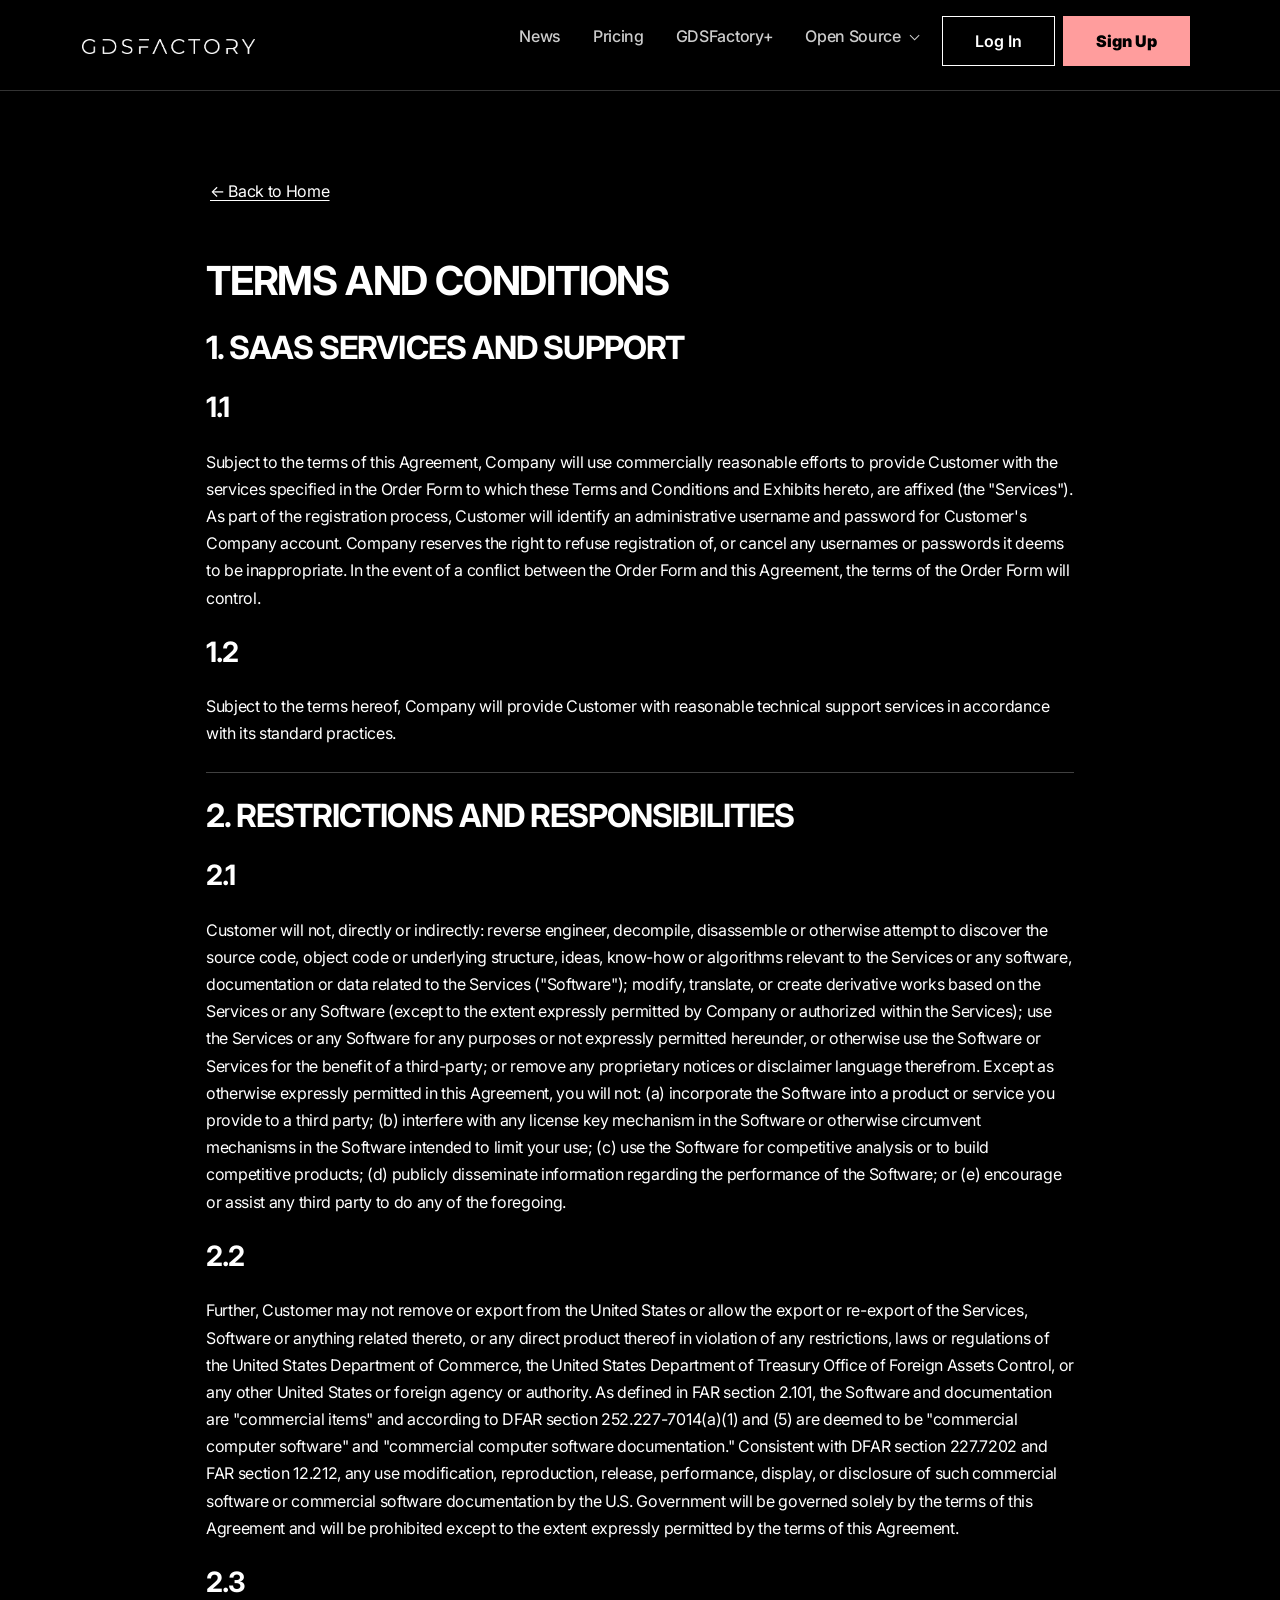
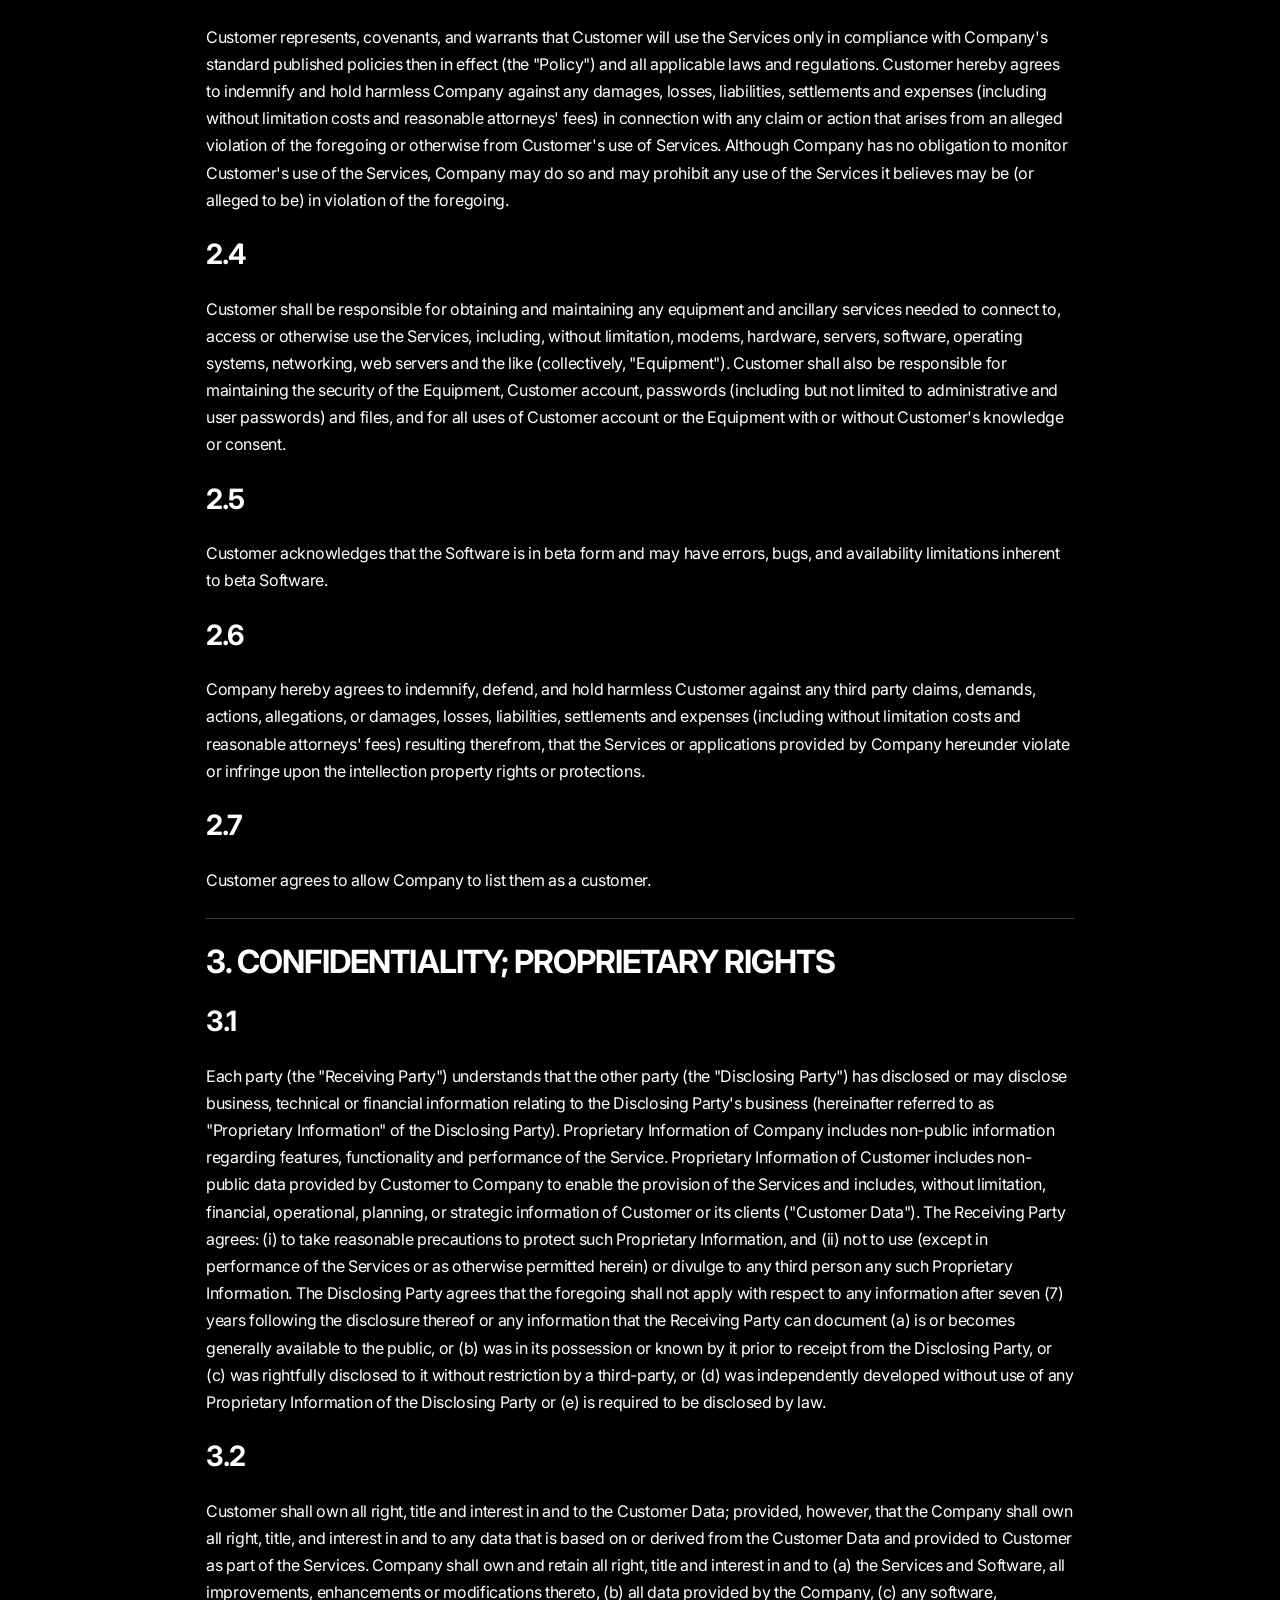
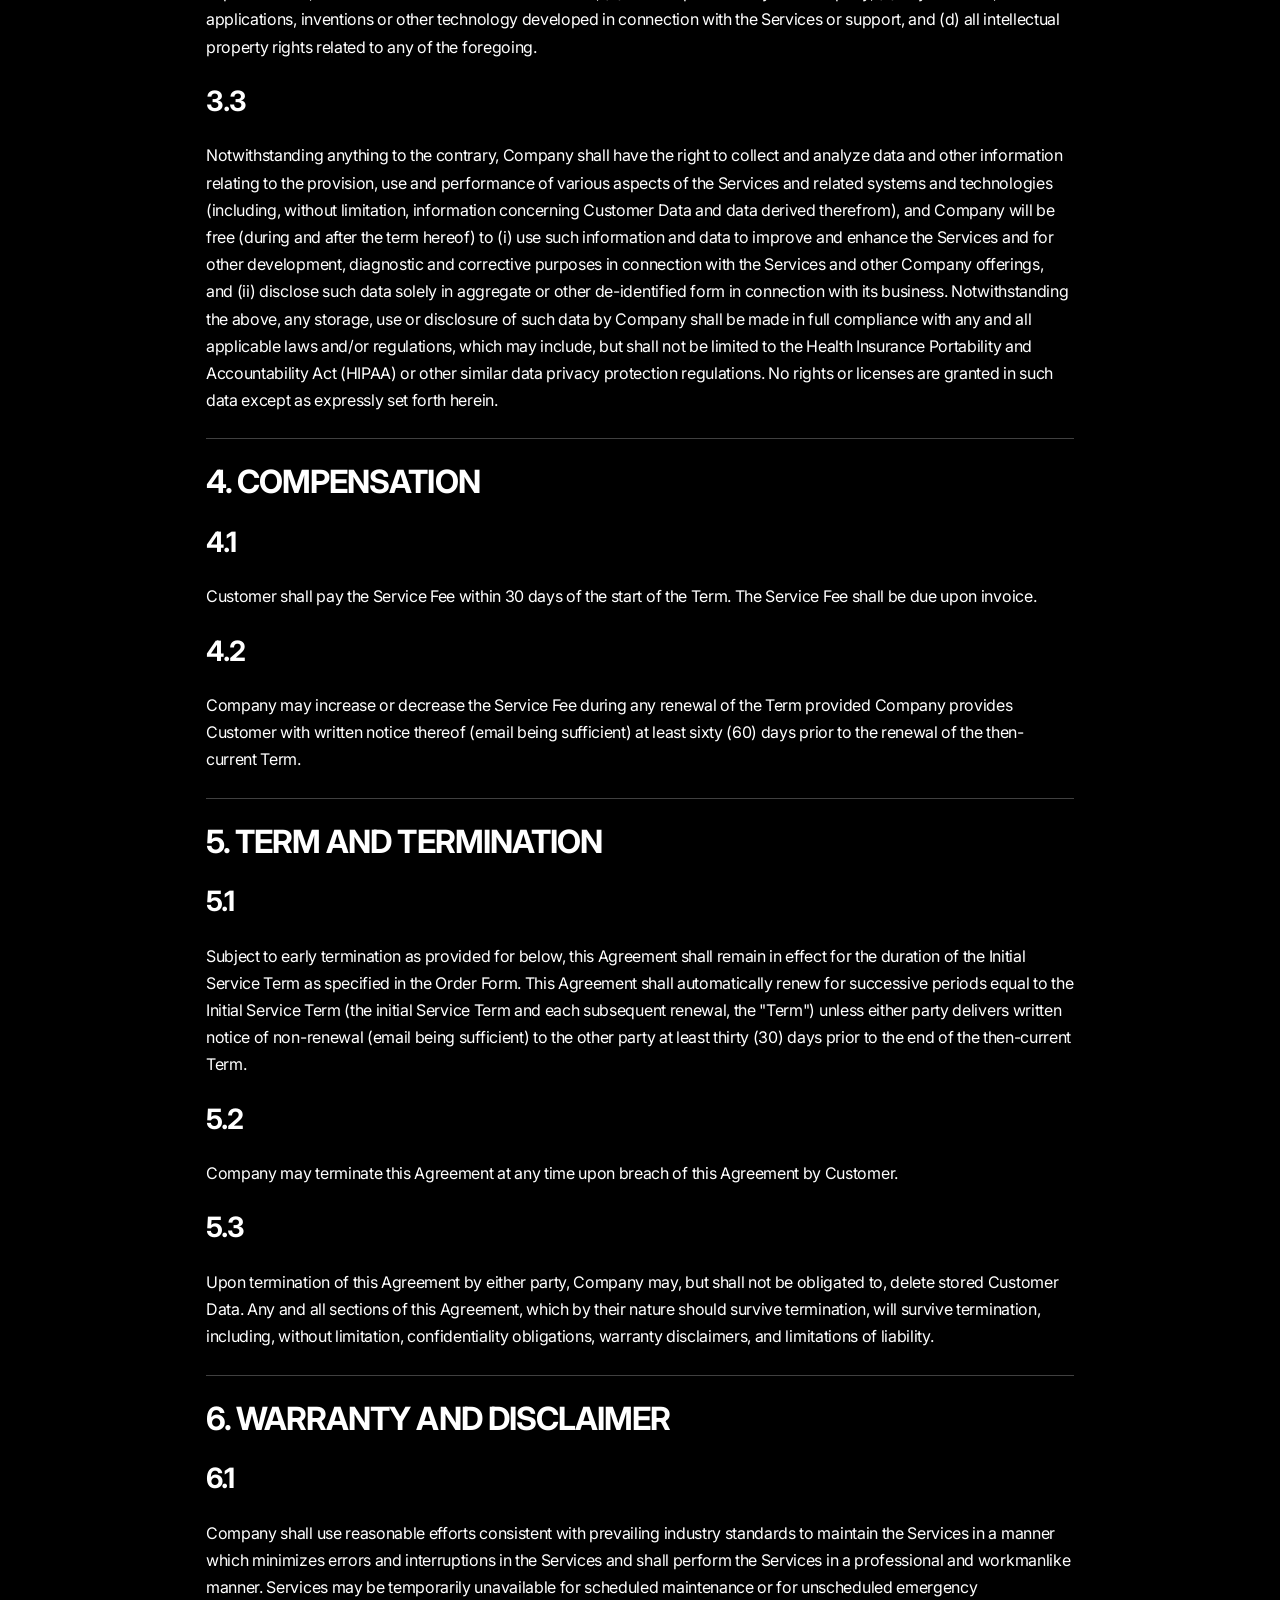
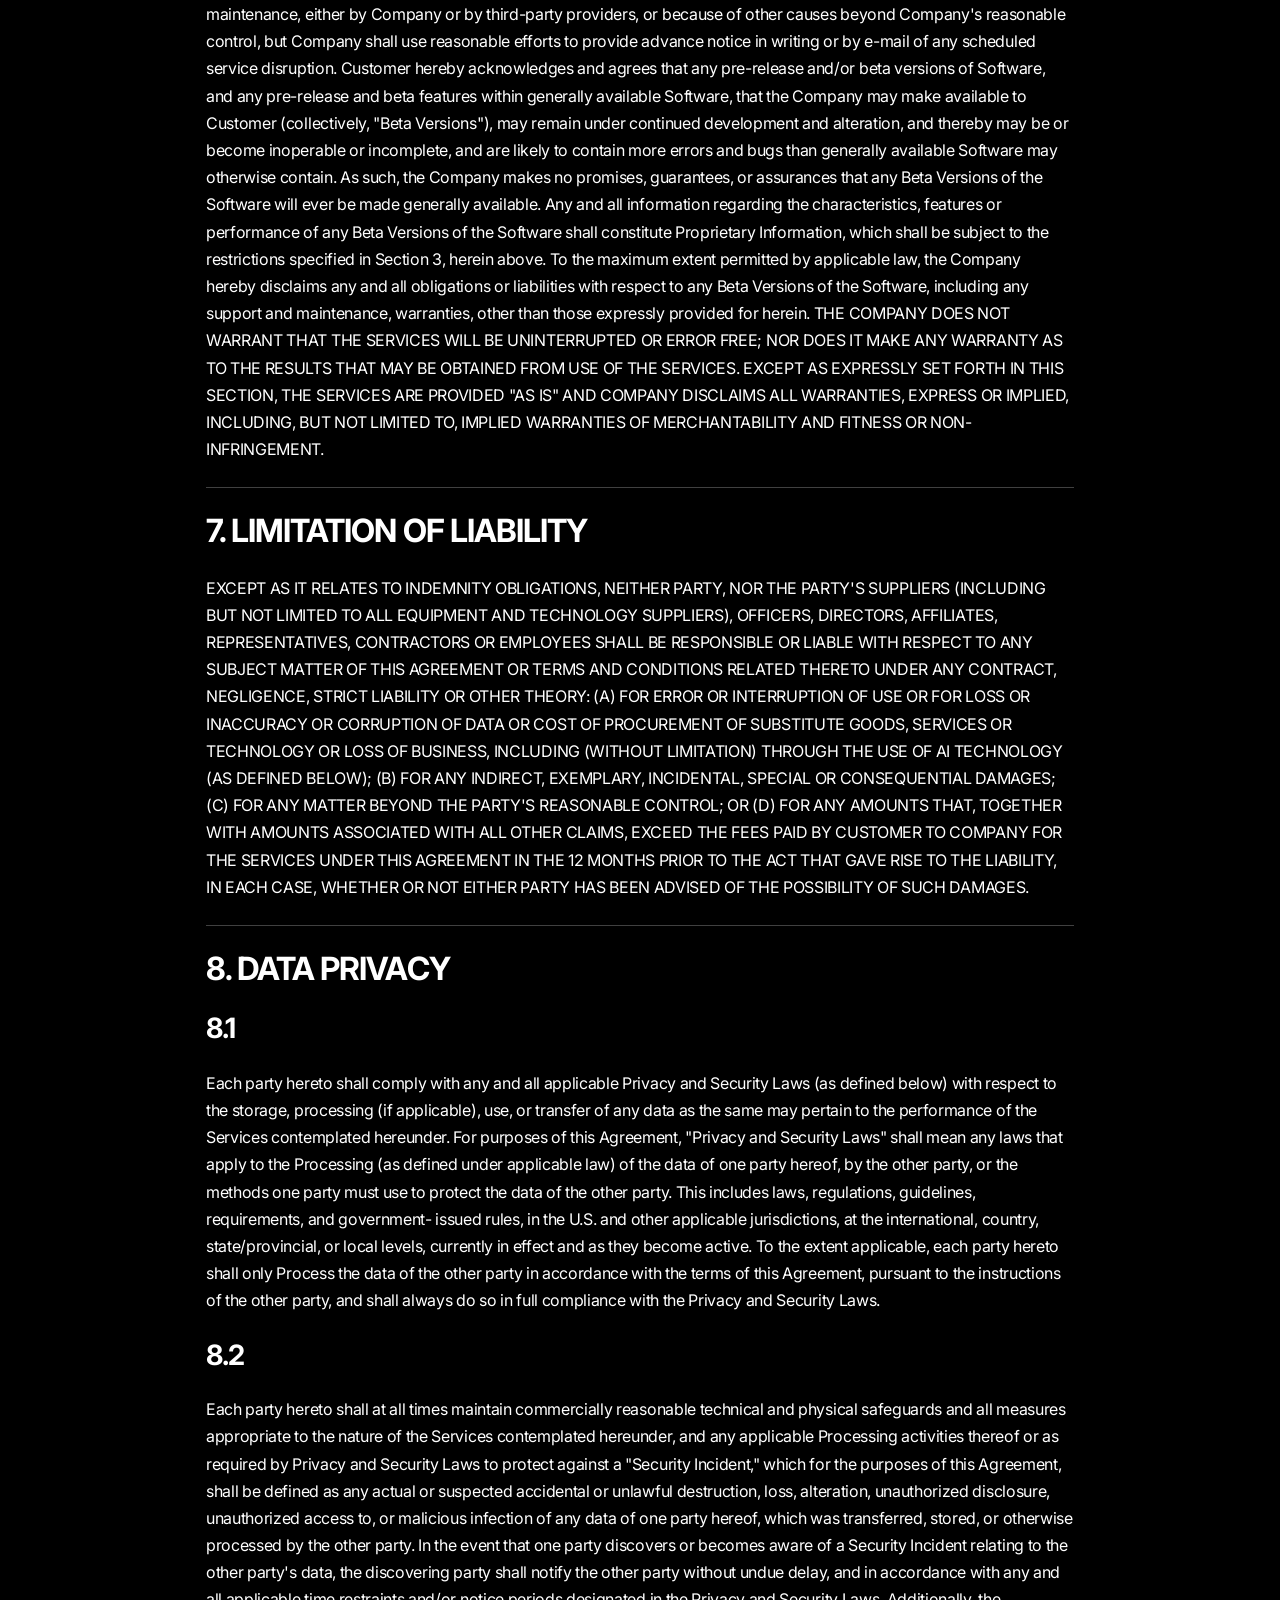
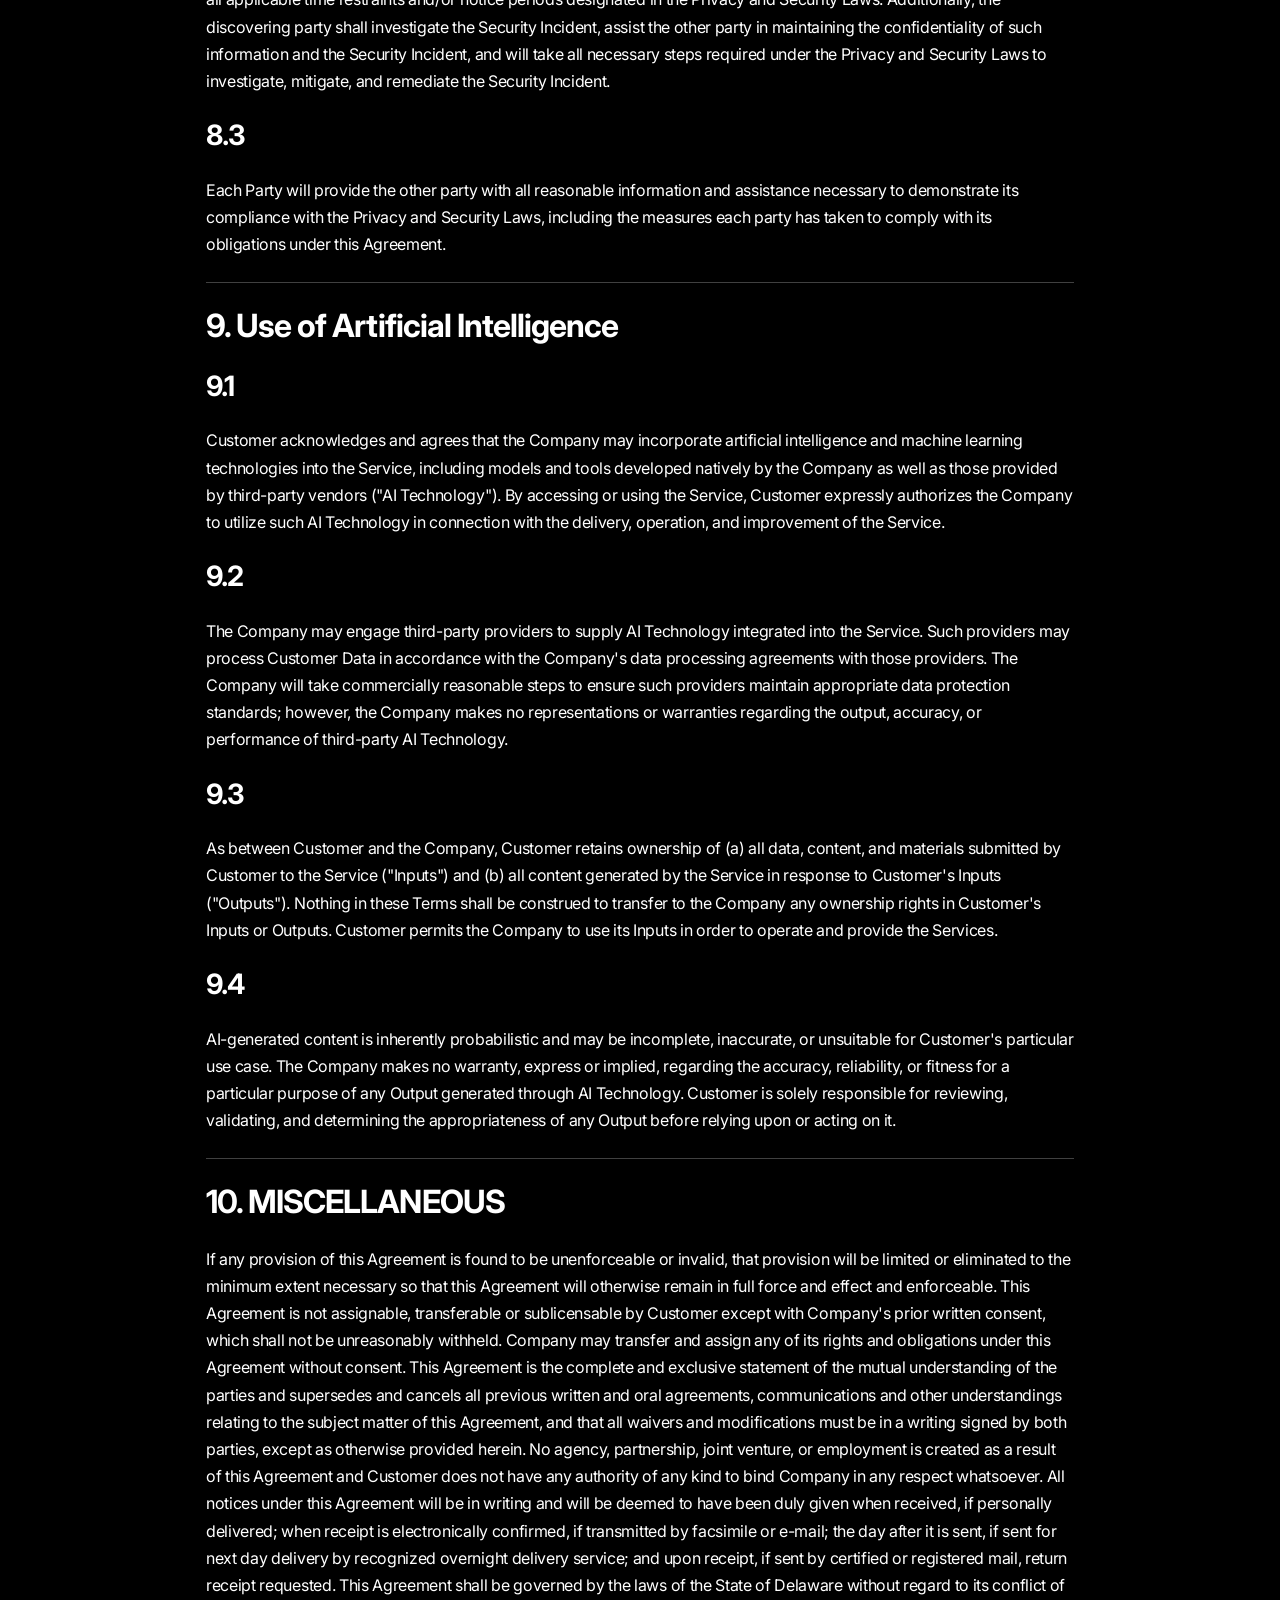
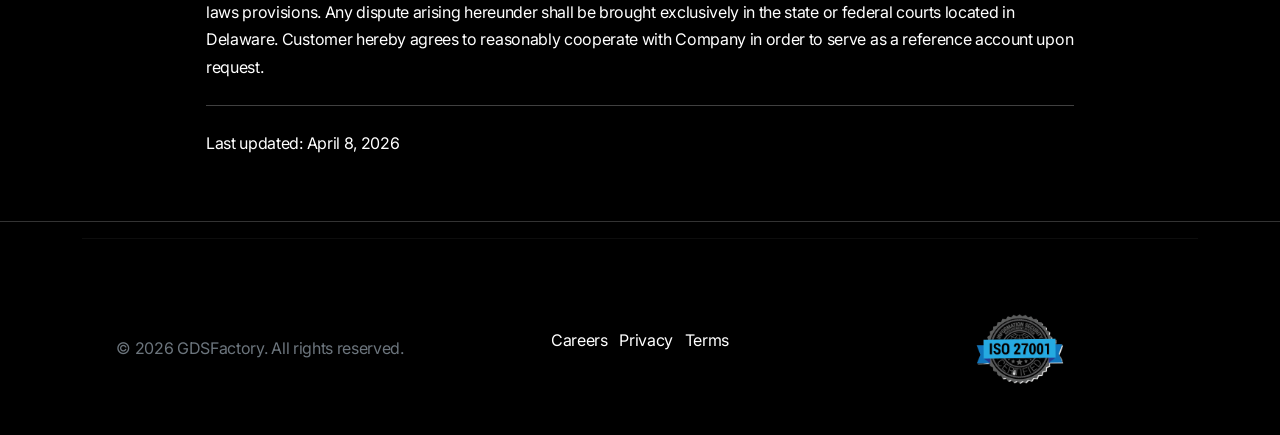
<file: business-terms/index.html>
<!DOCTYPE html>
<html lang="en">
<head><meta name="robots" content="noindex, nofollow">

  <meta charset="UTF-8" />
  <meta name="viewport" content="width=device-width, initial-scale=1" />
  <title>GDSFactory: Business Terms and Conditions</title>
  

  

  <!-- Favicon -->
  <link rel="icon" type="image/x-icon" href="/static/images/favicon.ico">
  <link rel="icon" type="image/png" href="/static/images/GDSF_square_logo.png">

  

  <meta name="description" content="GDSFactory Business Terms and Conditions" />
  

  <link href="https://cdn.jsdelivr.net/npm/bootstrap@5.3.0/dist/css/bootstrap.min.css" integrity="sha384-9ndCyUaIbzAi2FUVXJi0CjmCapSmO7SnpJef0486qhLnuZ2cdeRhO02iuK6FUUVM" crossorigin="anonymous" rel="stylesheet" />
  <link rel="stylesheet" href="https://cdn.jsdelivr.net/npm/bootstrap-icons@1.11.2/font/bootstrap-icons.css" integrity="sha384-DeN988K4Vg0cDrUgVHjrVM0+ogMrXsv0AZYIH40/9VGpjC7zi8TFGdnPwL1EkU/T" crossorigin="anonymous">
  <link rel="stylesheet" href="/styles/styles.css" />

  <style>
  .terms-wrapper { max-width: 900px; margin: 0 auto; padding: 2rem 1rem; }
  .terms-wrapper h1, .terms-wrapper h2, .terms-wrapper h3 { margin-top: 1.5rem; }
  .terms-wrapper p { margin: 0.5rem 0; }
  .terms-wrapper hr { margin: 1.5rem 0; }
</style>

</head>
<body>

  <!-- Navigation Bar -->
  <nav class="navbar navbar-expand-md navbar-dark">
    <div class="container">
      <a class="navbar-brand" href="/">
        <img src="/static/images/GDSF_logo.png" alt="GDSFactory Logo" width="173" height="15">
      </a>

      <button class="navbar-toggler" type="button" data-bs-toggle="collapse" data-bs-target="#navbarNav">
        <span class="navbar-toggler-icon"></span>
      </button>

      <div class="collapse navbar-collapse justify-content-end" id="navbarNav">
        <ul class="navbar-nav">
          <li class="nav-item">
            <a class="nav-link" href="/news/">News</a>
          </li>
          <li class="nav-item">
            <a class="nav-link" href="/pricing/">Pricing</a>
          </li>
          <li class="nav-item">
            <a class="nav-link" href="https://gdsfactory.com/plus/">GDSFactory+</a>
          </li>
          <li class="nav-item dropdown me-2">
            <a class="nav-link dropdown-toggle" href="#" data-bs-toggle="dropdown" aria-expanded="false">
              Open Source
            </a>
            <ul class="dropdown-menu dropdown-menu-dark">
              <li class="dropdown-submenu">
                <button class="dropdown-item dropdown-toggle dropdown-submenu-toggle" type="button" aria-expanded="false">
                  Projects
                </button>
                <ul class="dropdown-menu dropdown-menu-dark">
                  <li><a class="dropdown-item" href="https://gdsfactory.github.io/gdsfactory">GDSFactory <span class="dropdown-item-desc">Layout</span></a></li>
                  <li><a class="dropdown-item" href="https://gdsfactory.github.io/gsim/">gSim <span class="dropdown-item-desc">FDTD &amp; FEM</span></a></li>
                  <li><a class="dropdown-item" href="https://gdsfactory.github.io/meow">MEOW <span class="dropdown-item-desc">Eigenmode Expansion (EME)</span></a></li>
                  <li><a class="dropdown-item" href="https://gdsfactory.github.io/sax">SAX <span class="dropdown-item-desc">Circuit — Frequency Domain</span></a></li>
                  <li><a class="dropdown-item" href="https://gdsfactory.github.io/circulax">Circulax <span class="dropdown-item-desc">Circuit — Time Domain</span></a></li>
                </ul>
              </li>
              <li><a class="dropdown-item" href="/open-source-philosophy/">Open Source Philosophy</a></li>
            </ul>
          </li>
          <li class="nav-item me-2 mb-2">
            <a class="btn btn-outline-light rounded-pill" href="https://plus.gdsfactory.com/dashboard">Log In</a>
          </li>
          <li class="nav-item me-2">
            <a class="btn btn-primary rounded-pill" href="https://plus.gdsfactory.com/auth/signup"><strong>Sign Up</strong></a>
          </li>
        </ul>
      </div>
    </div>
  </nav>

  
  <main class="py-4">
    <div class="container">
      <div class="terms-wrapper">
        <a href="/" class="back-link d-inline-block mb-3">← Back to Home</a>
        <article class="text-lg" style="line-height: 1.7;">
          <h1>TERMS AND CONDITIONS</h1>

          <h2>1. SAAS SERVICES AND SUPPORT</h2>
          <h3>1.1</h3>
          <p>Subject to the terms of this Agreement, Company will use commercially reasonable efforts to provide Customer with the services specified in the Order Form to which these Terms and Conditions and Exhibits hereto, are affixed (the "Services"). As part of the registration process, Customer will identify an administrative username and password for Customer's Company account. Company reserves the right to refuse registration of, or cancel any usernames or passwords it deems to be inappropriate. In the event of a conflict between the Order Form and this Agreement, the terms of the Order Form will control.</p>

          <h3>1.2</h3>
          <p>Subject to the terms hereof, Company will provide Customer with reasonable technical support services in accordance with its standard practices.</p>

          <hr>

          <h2>2. RESTRICTIONS AND RESPONSIBILITIES</h2>
          <h3>2.1</h3>
          <p>Customer will not, directly or indirectly: reverse engineer, decompile, disassemble or otherwise attempt to discover the source code, object code or underlying structure, ideas, know-how or algorithms relevant to the Services or any software, documentation or data related to the Services ("Software"); modify, translate, or create derivative works based on the Services or any Software (except to the extent expressly permitted by Company or authorized within the Services); use the Services or any Software for any purposes or not expressly permitted hereunder, or otherwise use the Software or Services for the benefit of a third-party; or remove any proprietary notices or disclaimer language therefrom. Except as otherwise expressly permitted in this Agreement, you will not: (a) incorporate the Software into a product or service you provide to a third party; (b) interfere with any license key mechanism in the Software or otherwise circumvent mechanisms in the Software intended to limit your use; (c) use the Software for competitive analysis or to build competitive products; (d) publicly disseminate information regarding the performance of the Software; or (e) encourage or assist any third party to do any of the foregoing.</p>

          <h3>2.2</h3>
          <p>Further, Customer may not remove or export from the United States or allow the export or re-export of the Services, Software or anything related thereto, or any direct product thereof in violation of any restrictions, laws or regulations of the United States Department of Commerce, the United States Department of Treasury Office of Foreign Assets Control, or any other United States or foreign agency or authority. As defined in FAR section 2.101, the Software and documentation are "commercial items" and according to DFAR section 252.227-7014(a)(1) and (5) are deemed to be "commercial computer software" and "commercial computer software documentation." Consistent with DFAR section 227.7202 and FAR section 12.212, any use modification, reproduction, release, performance, display, or disclosure of such commercial software or commercial software documentation by the U.S. Government will be governed solely by the terms of this Agreement and will be prohibited except to the extent expressly permitted by the terms of this Agreement.</p>

          <h3>2.3</h3>
          <p>Customer represents, covenants, and warrants that Customer will use the Services only in compliance with Company's standard published policies then in effect (the "Policy") and all applicable laws and regulations. Customer hereby agrees to indemnify and hold harmless Company against any damages, losses, liabilities, settlements and expenses (including without limitation costs and reasonable attorneys' fees) in connection with any claim or action that arises from an alleged violation of the foregoing or otherwise from Customer's use of Services. Although Company has no obligation to monitor Customer's use of the Services, Company may do so and may prohibit any use of the Services it believes may be (or alleged to be) in violation of the foregoing.</p>

          <h3>2.4</h3>
          <p>Customer shall be responsible for obtaining and maintaining any equipment and ancillary services needed to connect to, access or otherwise use the Services, including, without limitation, modems, hardware, servers, software, operating systems, networking, web servers and the like (collectively, "Equipment"). Customer shall also be responsible for maintaining the security of the Equipment, Customer account, passwords (including but not limited to administrative and user passwords) and files, and for all uses of Customer account or the Equipment with or without Customer's knowledge or consent.</p>

          <h3>2.5</h3>
          <p>Customer acknowledges that the Software is in beta form and may have errors, bugs, and availability limitations inherent to beta Software.</p>

          <h3>2.6</h3>
          <p>Company hereby agrees to indemnify, defend, and hold harmless Customer against any third party claims, demands, actions, allegations, or damages, losses, liabilities, settlements and expenses (including without limitation costs and reasonable attorneys' fees) resulting therefrom, that the Services or applications provided by Company hereunder violate or infringe upon the intellection property rights or protections.</p>

          <h3>2.7</h3>
          <p>Customer agrees to allow Company to list them as a customer.</p>

          <hr>

          <h2>3. CONFIDENTIALITY; PROPRIETARY RIGHTS</h2>
          <h3>3.1</h3>
          <p>Each party (the "Receiving Party") understands that the other party (the "Disclosing Party") has disclosed or may disclose business, technical or financial information relating to the Disclosing Party's business (hereinafter referred to as "Proprietary Information" of the Disclosing Party). Proprietary Information of Company includes non-public information regarding features, functionality and performance of the Service. Proprietary Information of Customer includes non-public data provided by Customer to Company to enable the provision of the Services and includes, without limitation, financial, operational, planning, or strategic information of Customer or its clients ("Customer Data"). The Receiving Party agrees: (i) to take reasonable precautions to protect such Proprietary Information, and (ii) not to use (except in performance of the Services or as otherwise permitted herein) or divulge to any third person any such Proprietary Information. The Disclosing Party agrees that the foregoing shall not apply with respect to any information after seven (7) years following the disclosure thereof or any information that the Receiving Party can document (a) is or becomes generally available to the public, or (b) was in its possession or known by it prior to receipt from the Disclosing Party, or (c) was rightfully disclosed to it without restriction by a third-party, or (d) was independently developed without use of any Proprietary Information of the Disclosing Party or (e) is required to be disclosed by law.</p>

          <h3>3.2</h3>
          <p>Customer shall own all right, title and interest in and to the Customer Data; provided, however, that the Company shall own all right, title, and interest in and to any data that is based on or derived from the Customer Data and provided to Customer as part of the Services. Company shall own and retain all right, title and interest in and to (a) the Services and Software, all improvements, enhancements or modifications thereto, (b) all data provided by the Company, (c) any software, applications, inventions or other technology developed in connection with the Services or support, and (d) all intellectual property rights related to any of the foregoing.</p>

          <h3>3.3</h3>
          <p>Notwithstanding anything to the contrary, Company shall have the right to collect and analyze data and other information relating to the provision, use and performance of various aspects of the Services and related systems and technologies (including, without limitation, information concerning Customer Data and data derived therefrom), and Company will be free (during and after the term hereof) to (i) use such information and data to improve and enhance the Services and for other development, diagnostic and corrective purposes in connection with the Services and other Company offerings, and (ii) disclose such data solely in aggregate or other de-identified form in connection with its business. Notwithstanding the above, any storage, use or disclosure of such data by Company shall be made in full compliance with any and all applicable laws and/or regulations, which may include, but shall not be limited to the Health Insurance Portability and Accountability Act (HIPAA) or other similar data privacy protection regulations. No rights or licenses are granted in such data except as expressly set forth herein.</p>

          <hr>

          <h2>4. COMPENSATION</h2>
          <h3>4.1</h3>
          <p>Customer shall pay the Service Fee within 30 days of the start of the Term. The Service Fee shall be due upon invoice.</p>

          <h3>4.2</h3>
          <p>Company may increase or decrease the Service Fee during any renewal of the Term provided Company provides Customer with written notice thereof (email being sufficient) at least sixty (60) days prior to the renewal of the then-current Term.</p>

          <hr>

          <h2>5. TERM AND TERMINATION</h2>
          <h3>5.1</h3>
          <p>Subject to early termination as provided for below, this Agreement shall remain in effect for the duration of the Initial Service Term as specified in the Order Form. This Agreement shall automatically renew for successive periods equal to the Initial Service Term (the initial Service Term and each subsequent renewal, the "Term") unless either party delivers written notice of non-renewal (email being sufficient) to the other party at least thirty (30) days prior to the end of the then-current Term.</p>

          <h3>5.2</h3>
          <p>Company may terminate this Agreement at any time upon breach of this Agreement by Customer.</p>

          <h3>5.3</h3>
          <p>Upon termination of this Agreement by either party, Company may, but shall not be obligated to, delete stored Customer Data. Any and all sections of this Agreement, which by their nature should survive termination, will survive termination, including, without limitation, confidentiality obligations, warranty disclaimers, and limitations of liability.</p>

          <hr>

          <h2>6. WARRANTY AND DISCLAIMER</h2>
          <h3>6.1</h3>
          <p>Company shall use reasonable efforts consistent with prevailing industry standards to maintain the Services in a manner which minimizes errors and interruptions in the Services and shall perform the Services in a professional and workmanlike manner. Services may be temporarily unavailable for scheduled maintenance or for unscheduled emergency maintenance, either by Company or by third-party providers, or because of other causes beyond Company's reasonable control, but Company shall use reasonable efforts to provide advance notice in writing or by e-mail of any scheduled service disruption. Customer hereby acknowledges and agrees that any pre-release and/or beta versions of Software, and any pre-release and beta features within generally available Software, that the Company may make available to Customer (collectively, "Beta Versions"), may remain under continued development and alteration, and thereby may be or become inoperable or incomplete, and are likely to contain more errors and bugs than generally available Software may otherwise contain. As such, the Company makes no promises, guarantees, or assurances that any Beta Versions of the Software will ever be made generally available. Any and all information regarding the characteristics, features or performance of any Beta Versions of the Software shall constitute Proprietary Information, which shall be subject to the restrictions specified in Section 3, herein above. To the maximum extent permitted by applicable law, the Company hereby disclaims any and all obligations or liabilities with respect to any Beta Versions of the Software, including any support and maintenance, warranties, other than those expressly provided for herein. THE COMPANY DOES NOT WARRANT THAT THE SERVICES WILL BE UNINTERRUPTED OR ERROR FREE; NOR DOES IT MAKE ANY WARRANTY AS TO THE RESULTS THAT MAY BE OBTAINED FROM USE OF THE SERVICES. EXCEPT AS EXPRESSLY SET FORTH IN THIS SECTION, THE SERVICES ARE PROVIDED "AS IS" AND COMPANY DISCLAIMS ALL WARRANTIES, EXPRESS OR IMPLIED, INCLUDING, BUT NOT LIMITED TO, IMPLIED WARRANTIES OF MERCHANTABILITY AND FITNESS OR NON-INFRINGEMENT.</p>

          <hr>

          <h2>7. LIMITATION OF LIABILITY</h2>
          <p>EXCEPT AS IT RELATES TO INDEMNITY OBLIGATIONS, NEITHER PARTY, NOR THE PARTY'S SUPPLIERS (INCLUDING BUT NOT LIMITED TO ALL EQUIPMENT AND TECHNOLOGY SUPPLIERS), OFFICERS, DIRECTORS, AFFILIATES, REPRESENTATIVES, CONTRACTORS OR EMPLOYEES SHALL BE RESPONSIBLE OR LIABLE WITH RESPECT TO ANY SUBJECT MATTER OF THIS AGREEMENT OR TERMS AND CONDITIONS RELATED THERETO UNDER ANY CONTRACT, NEGLIGENCE, STRICT LIABILITY OR OTHER THEORY: (A) FOR ERROR OR INTERRUPTION OF USE OR FOR LOSS OR INACCURACY OR CORRUPTION OF DATA OR COST OF PROCUREMENT OF SUBSTITUTE GOODS, SERVICES OR TECHNOLOGY OR LOSS OF BUSINESS, INCLUDING (WITHOUT LIMITATION) THROUGH THE USE OF AI TECHNOLOGY (AS DEFINED BELOW); (B) FOR ANY INDIRECT, EXEMPLARY, INCIDENTAL, SPECIAL OR CONSEQUENTIAL DAMAGES; (C) FOR ANY MATTER BEYOND THE PARTY'S REASONABLE CONTROL; OR (D) FOR ANY AMOUNTS THAT, TOGETHER WITH AMOUNTS ASSOCIATED WITH ALL OTHER CLAIMS, EXCEED THE FEES PAID BY CUSTOMER TO COMPANY FOR THE SERVICES UNDER THIS AGREEMENT IN THE 12 MONTHS PRIOR TO THE ACT THAT GAVE RISE TO THE LIABILITY, IN EACH CASE, WHETHER OR NOT EITHER PARTY HAS BEEN ADVISED OF THE POSSIBILITY OF SUCH DAMAGES.</p>

          <hr>

          <h2>8. DATA PRIVACY</h2>
          <h3>8.1</h3>
          <p>Each party hereto shall comply with any and all applicable Privacy and Security Laws (as defined below) with respect to the storage, processing (if applicable), use, or transfer of any data as the same may pertain to the performance of the Services contemplated hereunder. For purposes of this Agreement, "Privacy and Security Laws" shall mean any laws that apply to the Processing (as defined under applicable law) of the data of one party hereof, by the other party, or the methods one party must use to protect the data of the other party. This includes laws, regulations, guidelines, requirements, and government- issued rules, in the U.S. and other applicable jurisdictions, at the international, country, state/provincial, or local levels, currently in effect and as they become active. To the extent applicable, each party hereto shall only Process the data of the other party in accordance with the terms of this Agreement, pursuant to the instructions of the other party, and shall always do so in full compliance with the Privacy and Security Laws.</p>

          <h3>8.2</h3>
          <p>Each party hereto shall at all times maintain commercially reasonable technical and physical safeguards and all measures appropriate to the nature of the Services contemplated hereunder, and any applicable Processing activities thereof or as required by Privacy and Security Laws to protect against a "Security Incident," which for the purposes of this Agreement, shall be defined as any actual or suspected accidental or unlawful destruction, loss, alteration, unauthorized disclosure, unauthorized access to, or malicious infection of any data of one party hereof, which was transferred, stored, or otherwise processed by the other party. In the event that one party discovers or becomes aware of a Security Incident relating to the other party's data, the discovering party shall notify the other party without undue delay, and in accordance with any and all applicable time restraints and/or notice periods designated in the Privacy and Security Laws. Additionally, the discovering party shall investigate the Security Incident, assist the other party in maintaining the confidentiality of such information and the Security Incident, and will take all necessary steps required under the Privacy and Security Laws to investigate, mitigate, and remediate the Security Incident.</p>

          <h3>8.3</h3>
          <p>Each Party will provide the other party with all reasonable information and assistance necessary to demonstrate its compliance with the Privacy and Security Laws, including the measures each party has taken to comply with its obligations under this Agreement.</p>

          <hr>

          <h2>9. Use of Artificial Intelligence</h2>

          <h3>9.1</h3>
          <p>Customer acknowledges and agrees that the Company may incorporate artificial
            intelligence and machine learning technologies into the Service, including
            models and tools developed natively by the Company as well as those provided
            by third-party vendors ("AI Technology"). By accessing or using the Service,
            Customer expressly authorizes the Company to utilize such AI Technology in
            connection with the delivery, operation, and improvement of the Service.</p>

          <h3>9.2</h3>
          <p>The Company may engage third-party providers to supply AI Technology
            integrated into the Service. Such providers may process Customer Data in
            accordance with the Company's data processing agreements with those
            providers. The Company will take commercially reasonable steps to ensure
            such providers maintain appropriate data protection standards; however, the
            Company makes no representations or warranties regarding the output,
            accuracy, or performance of third-party AI Technology.</p>

          <h3>9.3</h3>
          <p>As between Customer and the Company, Customer retains ownership of
            (a) all data, content, and materials submitted by Customer to the Service
            ("Inputs") and (b) all content generated by the Service in response to
            Customer's Inputs ("Outputs"). Nothing in these Terms shall be construed to
            transfer to the Company any ownership rights in Customer's Inputs or Outputs.
            Customer permits the Company to use its Inputs in order to operate and provide the Services.</p>

          <h3>9.4</h3>
          <p>AI-generated content is inherently probabilistic and may be incomplete,
            inaccurate, or unsuitable for Customer's particular use case. The Company makes
            no warranty, express or implied, regarding the accuracy, reliability, or fitness
            for a particular purpose of any Output generated through AI Technology.
            Customer is solely responsible for reviewing, validating, and determining the
            appropriateness of any Output before relying upon or acting on it.</p>

          <hr>

          <h2>10. MISCELLANEOUS</h2>
          <p>If any provision of this Agreement is found to be unenforceable or invalid, that provision will be limited or eliminated to the minimum extent necessary so that this Agreement will otherwise remain in full force and effect and enforceable. This Agreement is not assignable, transferable or sublicensable by Customer except with Company's prior written consent, which shall not be unreasonably withheld. Company may transfer and assign any of its rights and obligations under this Agreement without consent. This Agreement is the complete and exclusive statement of the mutual understanding of the parties and supersedes and cancels all previous written and oral agreements, communications and other understandings relating to the subject matter of this Agreement, and that all waivers and modifications must be in a writing signed by both parties, except as otherwise provided herein. No agency, partnership, joint venture, or employment is created as a result of this Agreement and Customer does not have any authority of any kind to bind Company in any respect whatsoever. All notices under this Agreement will be in writing and will be deemed to have been duly given when received, if personally delivered; when receipt is electronically confirmed, if transmitted by facsimile or e-mail; the day after it is sent, if sent for next day delivery by recognized overnight delivery service; and upon receipt, if sent by certified or registered mail, return receipt requested. This Agreement shall be governed by the laws of the State of Delaware without regard to its conflict of laws provisions. Any dispute arising hereunder shall be brought exclusively in the state or federal courts located in Delaware. Customer hereby agrees to reasonably cooperate with Company in order to serve as a reference account upon request.</p>

          <hr>

          <p>Last updated: April 8, 2026</p>
        </article>
      </div>
    </div>
  </main>


  <!-- Footer -->
  <footer class="footer text-secondary">
    <div class="container">
      <hr class="section-divider">
      <div class="row align-items-center gy-4 pb-4 pt-4 my-3">
        <div class="col-md-4 text-center">
          <span>&copy; 2026 GDSFactory. All rights reserved.</span>
        </div>
        <div class="col-md-4">
          <ul class="list-inline text-center">
            <li class="list-inline-item"><a href="/careers/">Careers</a></li>
            <li class="list-inline-item"><a href="/privacy/">Privacy</a></li>
            <li class="list-inline-item"><a href="/terms/">Terms</a></li>
          </ul>
        </div>
        <div class="col-md-4">
          <div class="iso-certifications" role="group" aria-label="ISO certification">
            <img
              class="iso-certification-image"
              src="/static/certifications/iso-27001-badge.png"
              alt="ISO/IEC 27001:2022 certified"
              loading="lazy"
            />
          </div>
        </div>
      </div>
    </div>
  </footer>

  <script src="https://cdn.jsdelivr.net/npm/bootstrap@5.3.0/dist/js/bootstrap.bundle.min.js" integrity="sha384-geWF76RCwLtnZ8qwWowPQNguL3RmwHVBC9FhGdlKrxdiJJigb/j/68SIy3Te4Bkz" crossorigin="anonymous"></script>
  <script>
    const reduceMotion = window.matchMedia('(prefers-reduced-motion: reduce)').matches;
    // Autoplaying demo loops stay still for reduced-motion users, who can start them via controls.
    if (reduceMotion) {
      document.querySelectorAll('video[autoplay]').forEach(video => {
        video.removeAttribute('autoplay');
        video.pause();
        video.controls = true;
      });
    }
  </script>
</body>
</html>
</file>
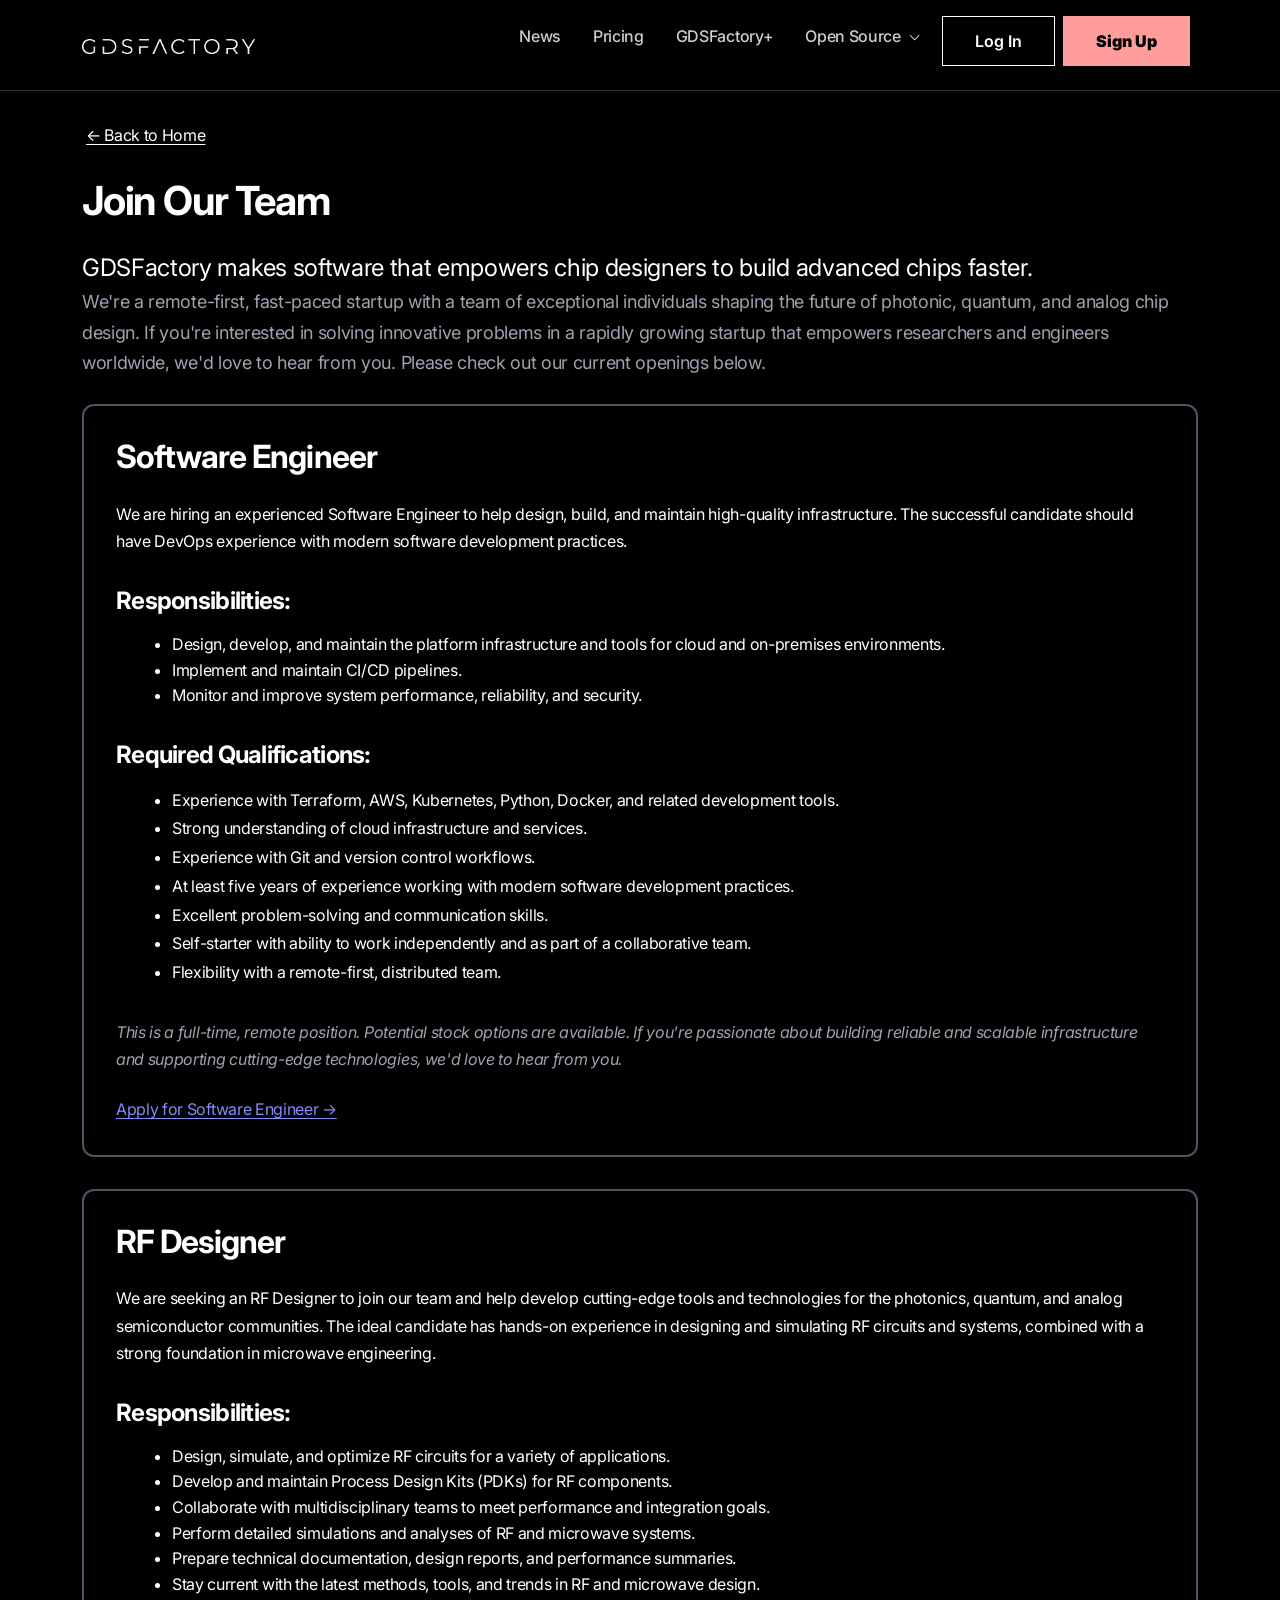
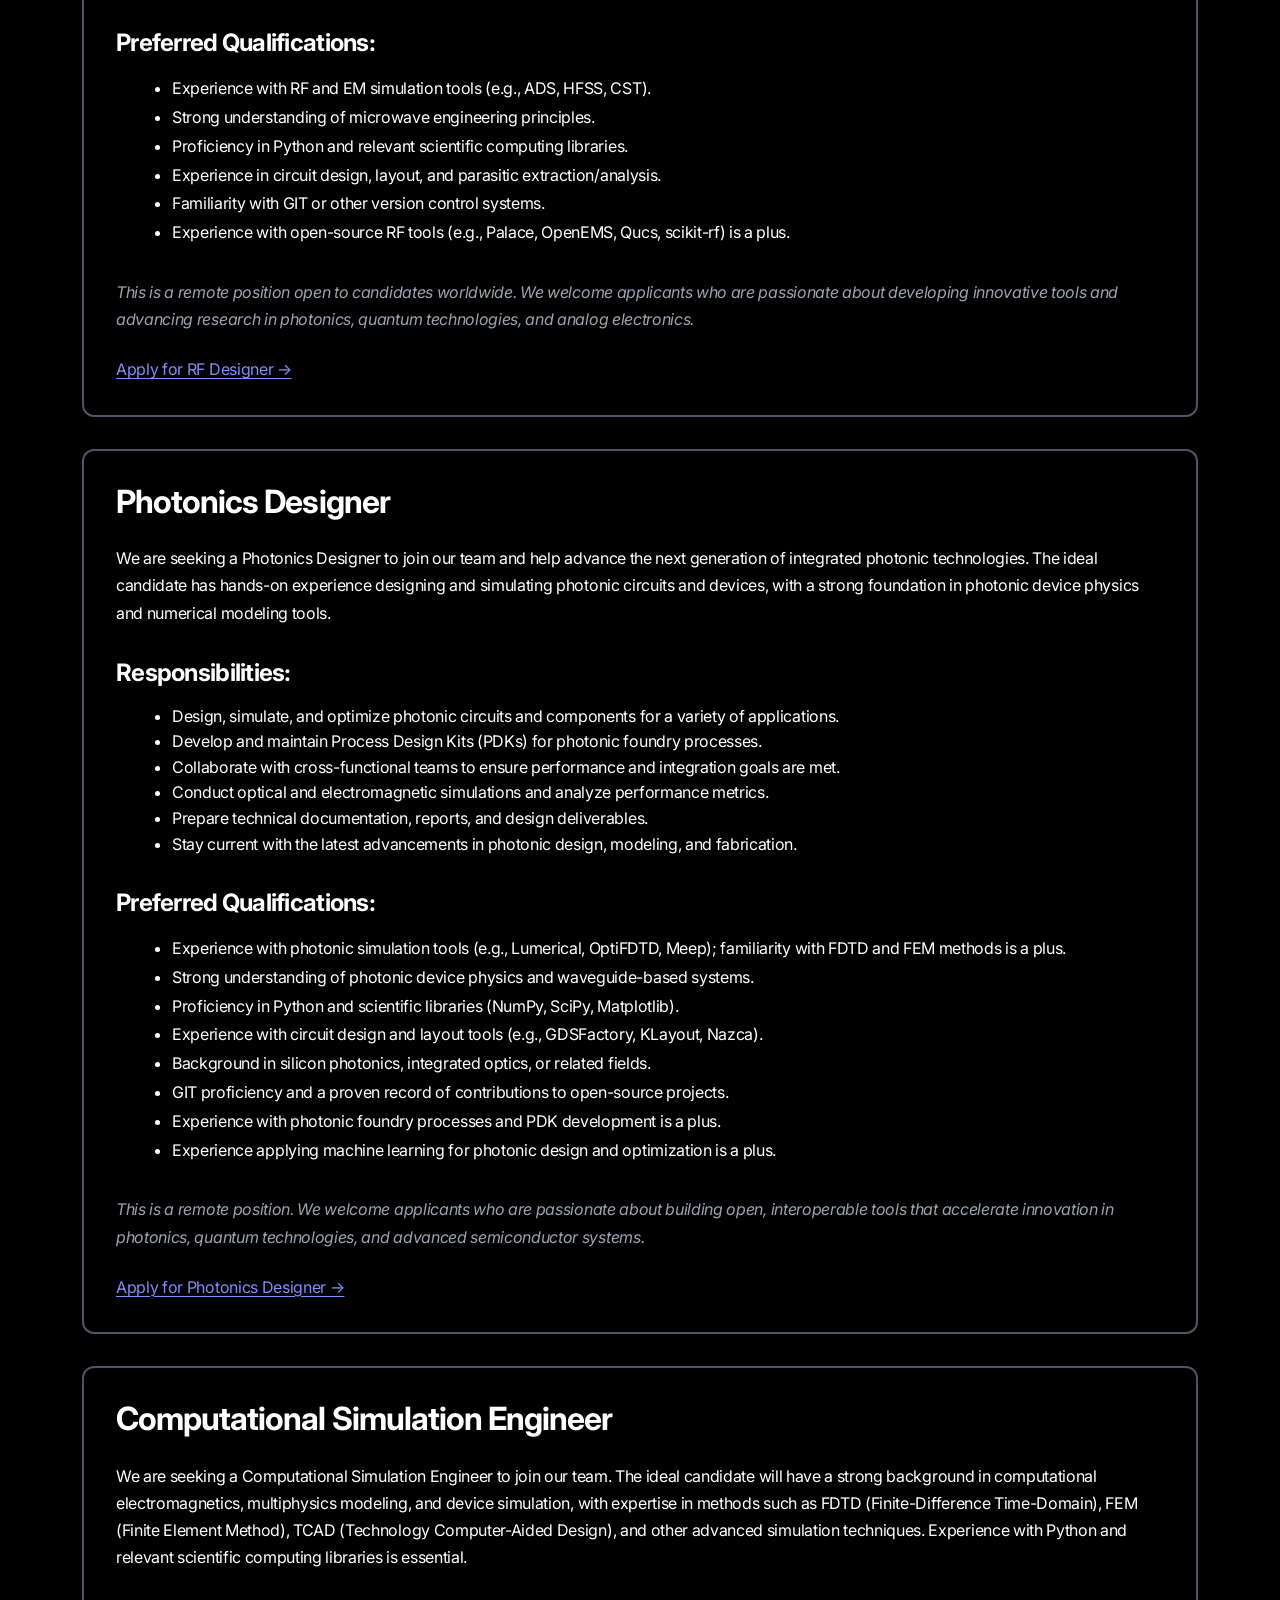
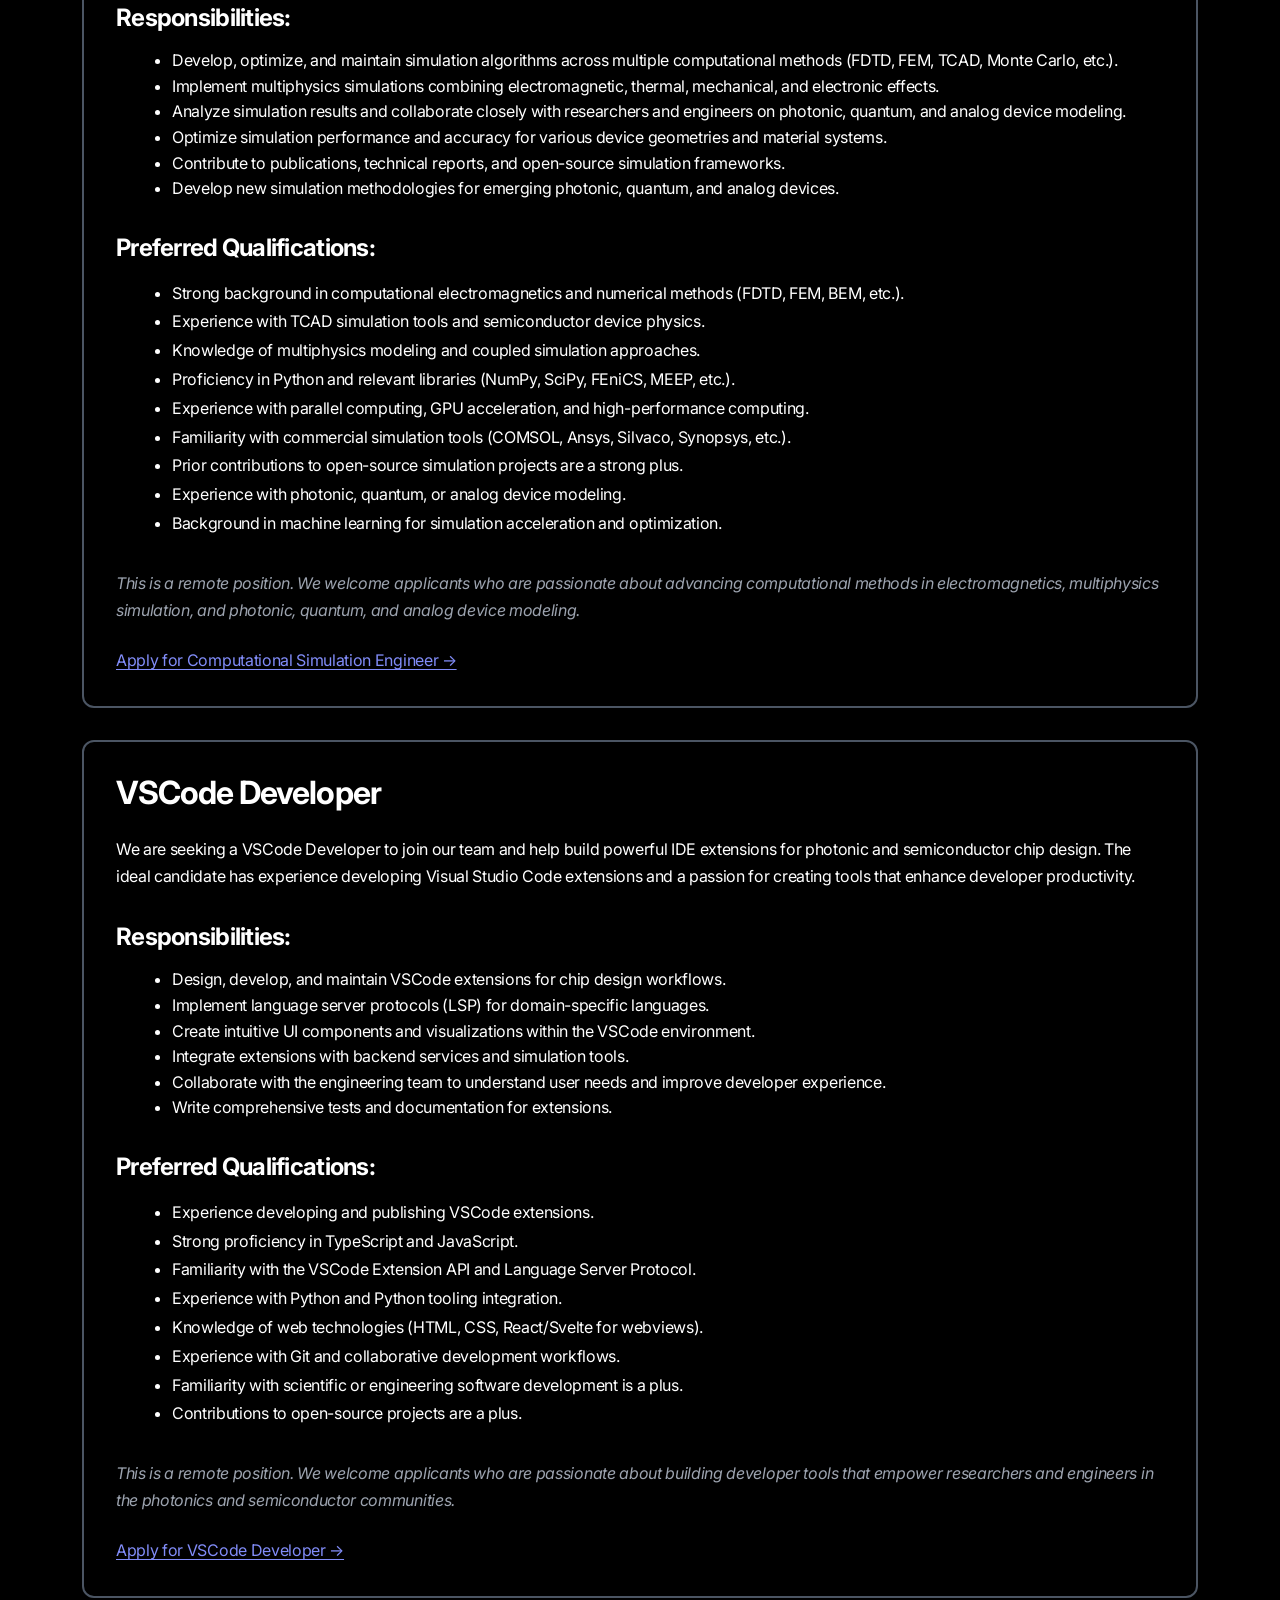
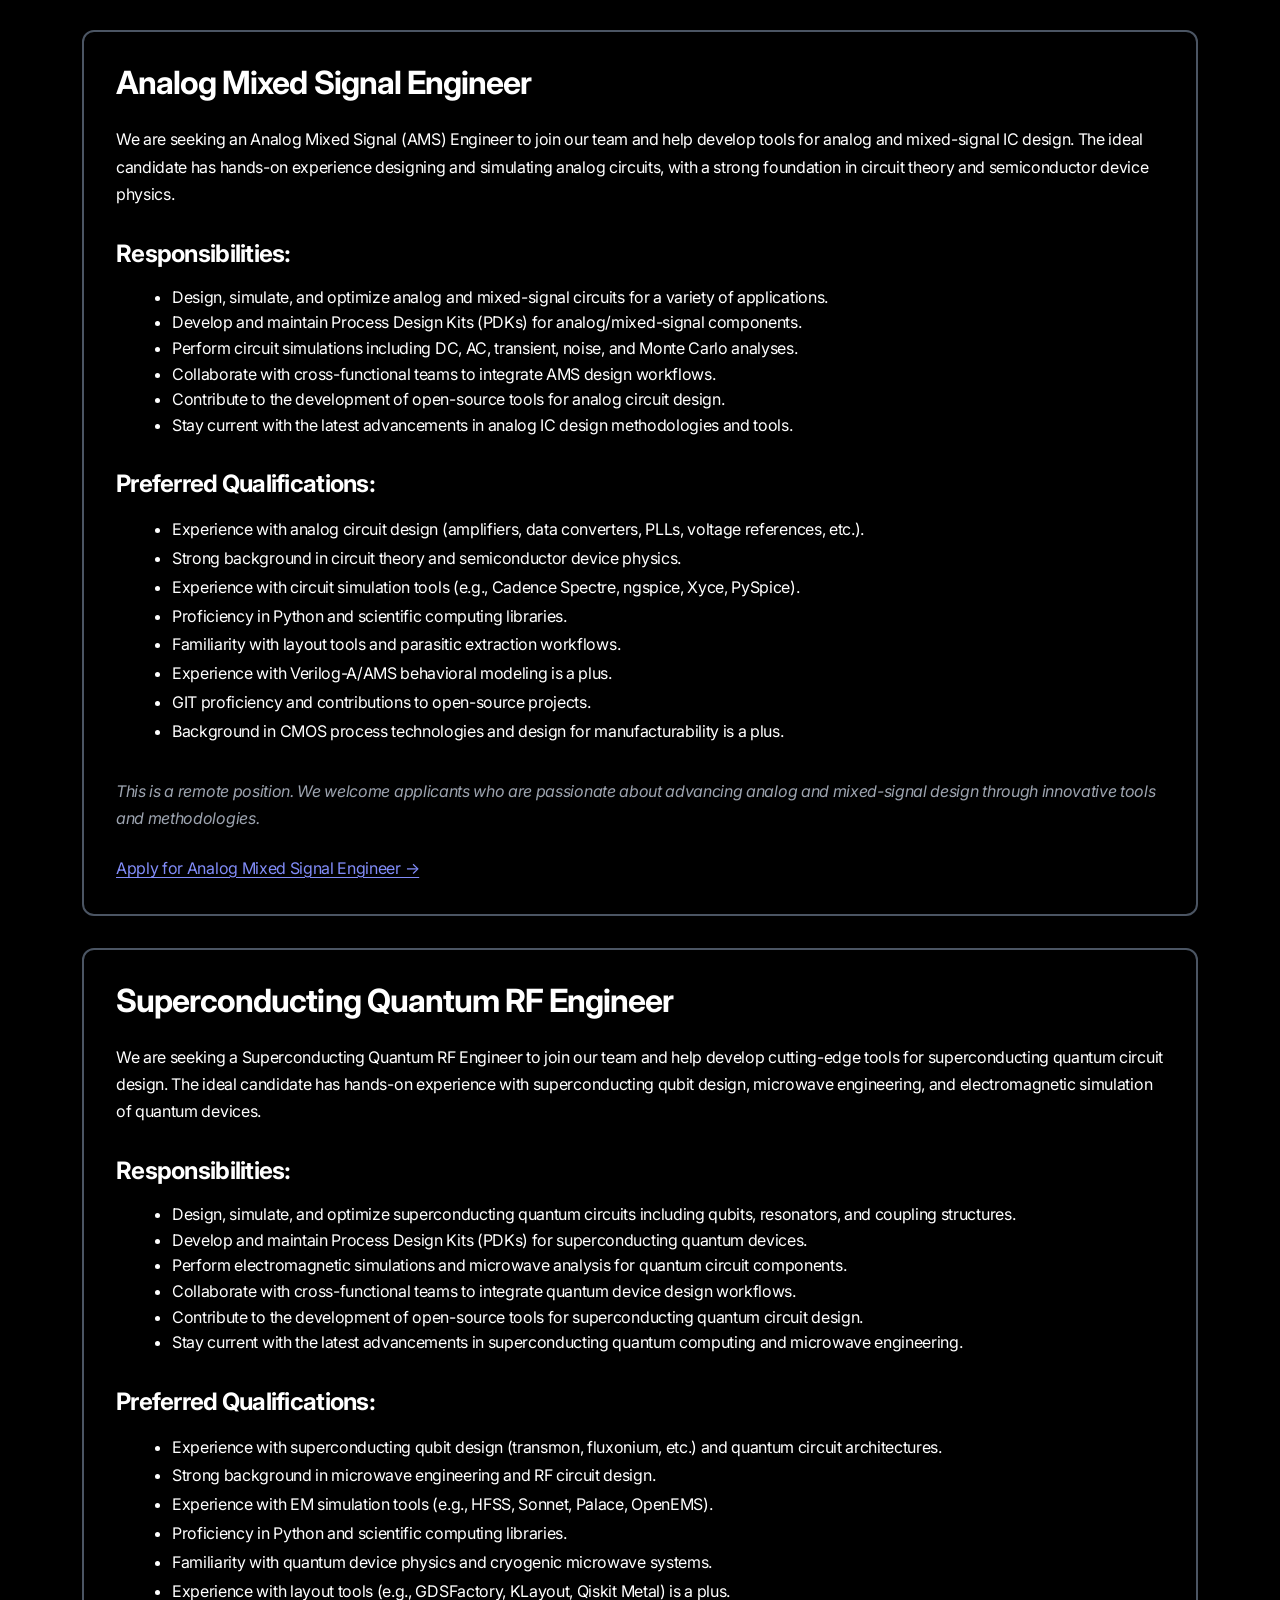
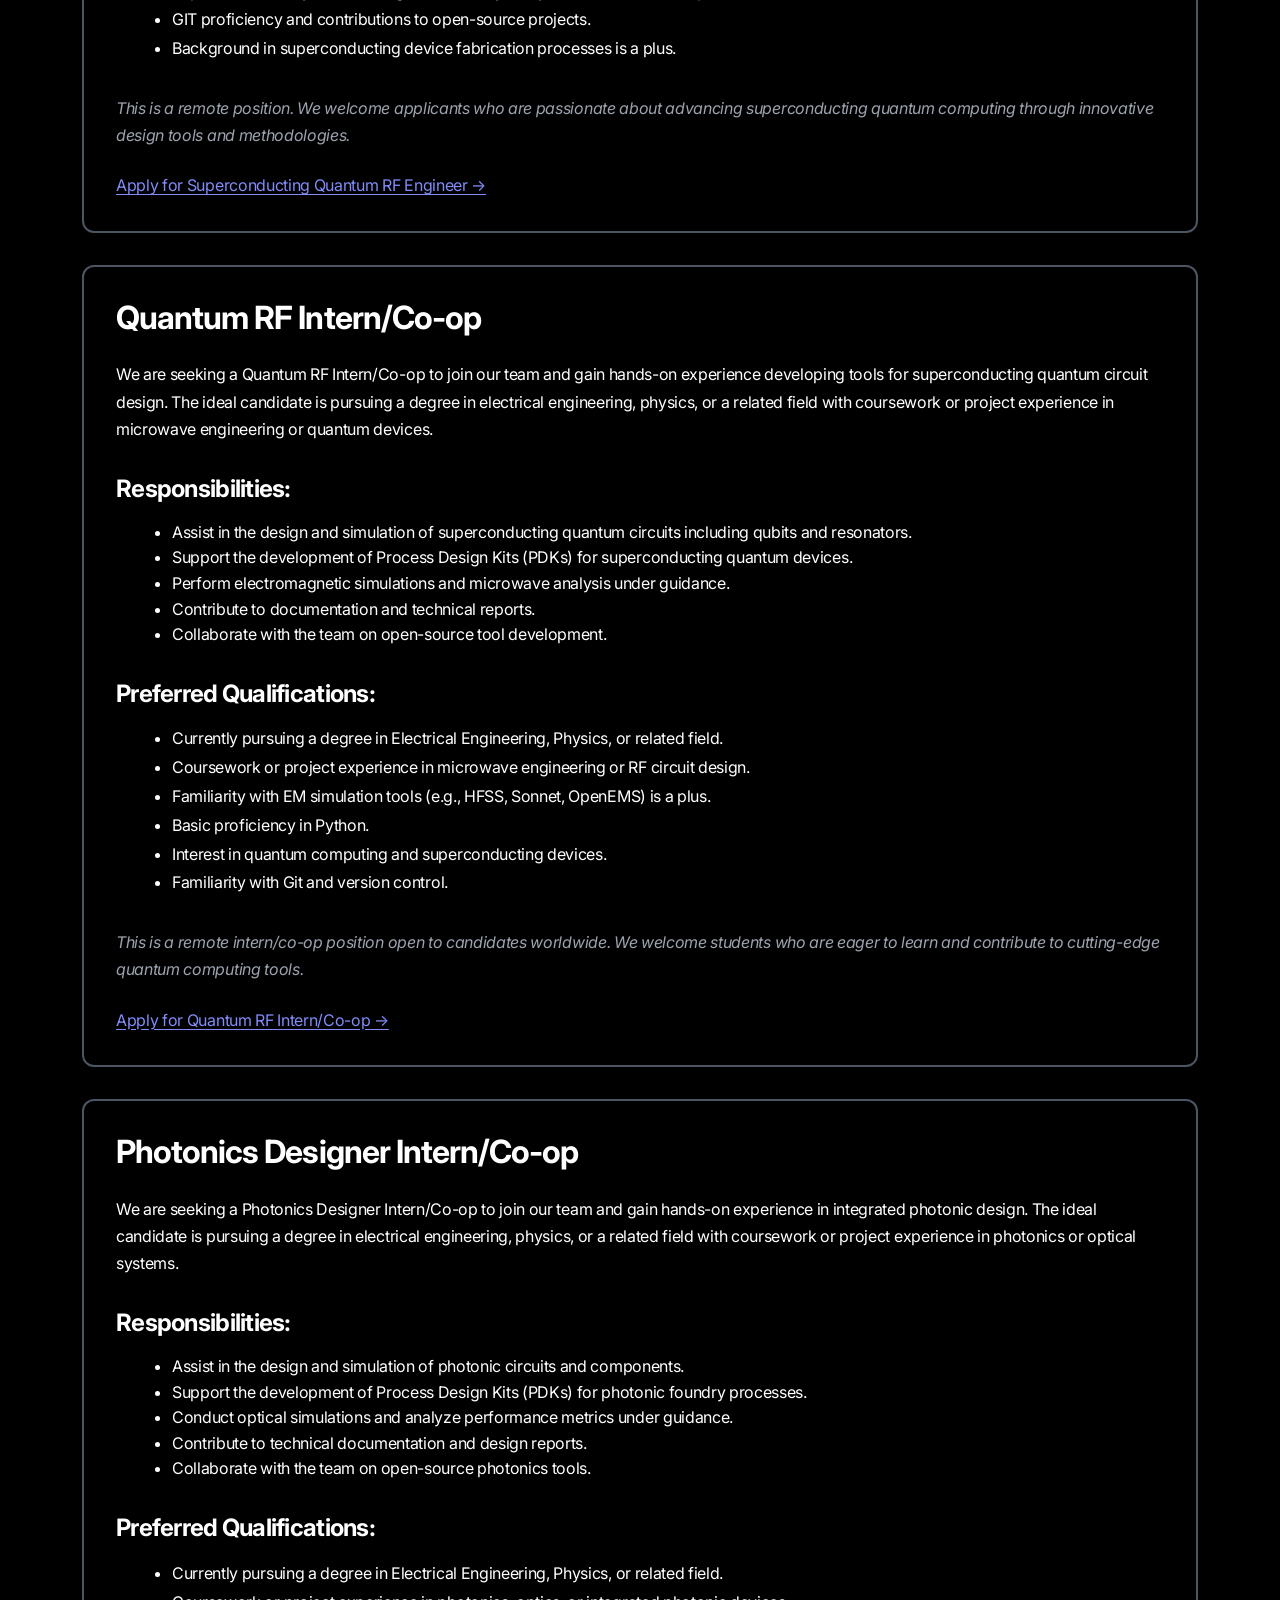
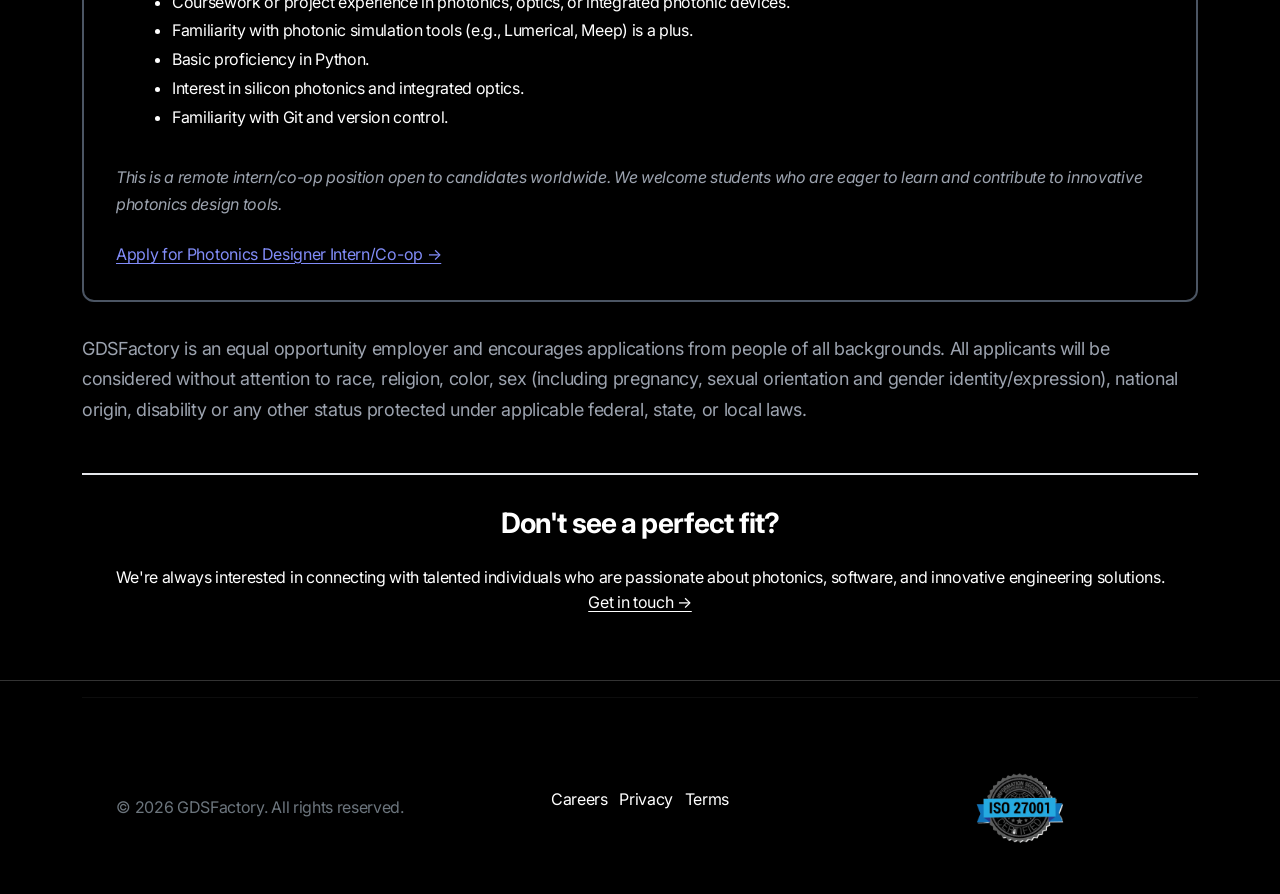
<file: careers/index.html>
<!DOCTYPE html>
<html lang="en">
<head><meta name="robots" content="noindex, nofollow">

  <meta charset="UTF-8" />
  <meta name="viewport" content="width=device-width, initial-scale=1" />
  <title>GDSFactory: All-in-one software solutions for chip design</title>
  

  

  <!-- Favicon -->
  <link rel="icon" type="image/x-icon" href="/static/images/favicon.ico">
  <link rel="icon" type="image/png" href="/static/images/GDSF_square_logo.png">

  
  <!-- Open Graph Meta Tags for Social Media Thumbnails -->
  <meta property="og:title" content="GDSFactory: Careers" />
  <meta property="og:description" content="Join our team and help shape the future of chip design." />
  <meta property="og:image" content="/static/images/GDSF_logo.png" />
  <meta property="og:image:width" content="792" />
  <meta property="og:image:height" content="198" />
  <meta property="og:url" content="https://gdsfactory.com" />
  <meta property="og:type" content="website" />
  <meta property="og:site_name" content="GDSFactory" />

  <!-- Twitter Card Meta Tags -->
  <meta name="twitter:card" content="summary" />
  <meta name="twitter:title" content="GDSFactory: Careers" />
  <meta name="twitter:description" content="Join our team and help shape the future of chip design." />
  <meta name="twitter:image" content="/static/images/GDSF_square_logo.png" />
  

  <meta name="description" content="Join our team and help shape the future of chip design." />
  <meta name="keywords" content="chip design, photonic, quantum, analog, GDSFactory, chip layout, verification, validation" />

  <link href="https://cdn.jsdelivr.net/npm/bootstrap@5.3.0/dist/css/bootstrap.min.css" integrity="sha384-9ndCyUaIbzAi2FUVXJi0CjmCapSmO7SnpJef0486qhLnuZ2cdeRhO02iuK6FUUVM" crossorigin="anonymous" rel="stylesheet" />
  <link rel="stylesheet" href="https://cdn.jsdelivr.net/npm/bootstrap-icons@1.11.2/font/bootstrap-icons.css" integrity="sha384-DeN988K4Vg0cDrUgVHjrVM0+ogMrXsv0AZYIH40/9VGpjC7zi8TFGdnPwL1EkU/T" crossorigin="anonymous">
  <link rel="stylesheet" href="/styles/styles.css" />

  
</head>
<body>

  <!-- Navigation Bar -->
  <nav class="navbar navbar-expand-md navbar-dark">
    <div class="container">
      <a class="navbar-brand" href="/">
        <img src="/static/images/GDSF_logo.png" alt="GDSFactory Logo" width="173" height="15">
      </a>

      <button class="navbar-toggler" type="button" data-bs-toggle="collapse" data-bs-target="#navbarNav">
        <span class="navbar-toggler-icon"></span>
      </button>

      <div class="collapse navbar-collapse justify-content-end" id="navbarNav">
        <ul class="navbar-nav">
          <li class="nav-item">
            <a class="nav-link" href="/news/">News</a>
          </li>
          <li class="nav-item">
            <a class="nav-link" href="/pricing/">Pricing</a>
          </li>
          <li class="nav-item">
            <a class="nav-link" href="https://gdsfactory.com/plus/">GDSFactory+</a>
          </li>
          <li class="nav-item dropdown me-2">
            <a class="nav-link dropdown-toggle" href="#" data-bs-toggle="dropdown" aria-expanded="false">
              Open Source
            </a>
            <ul class="dropdown-menu dropdown-menu-dark">
              <li class="dropdown-submenu">
                <button class="dropdown-item dropdown-toggle dropdown-submenu-toggle" type="button" aria-expanded="false">
                  Projects
                </button>
                <ul class="dropdown-menu dropdown-menu-dark">
                  <li><a class="dropdown-item" href="https://gdsfactory.github.io/gdsfactory">GDSFactory <span class="dropdown-item-desc">Layout</span></a></li>
                  <li><a class="dropdown-item" href="https://gdsfactory.github.io/gsim/">gSim <span class="dropdown-item-desc">FDTD &amp; FEM</span></a></li>
                  <li><a class="dropdown-item" href="https://gdsfactory.github.io/meow">MEOW <span class="dropdown-item-desc">Eigenmode Expansion (EME)</span></a></li>
                  <li><a class="dropdown-item" href="https://gdsfactory.github.io/sax">SAX <span class="dropdown-item-desc">Circuit — Frequency Domain</span></a></li>
                  <li><a class="dropdown-item" href="https://gdsfactory.github.io/circulax">Circulax <span class="dropdown-item-desc">Circuit — Time Domain</span></a></li>
                </ul>
              </li>
              <li><a class="dropdown-item" href="/open-source-philosophy/">Open Source Philosophy</a></li>
            </ul>
          </li>
          <li class="nav-item me-2 mb-2">
            <a class="btn btn-outline-light rounded-pill" href="https://plus.gdsfactory.com/dashboard">Log In</a>
          </li>
          <li class="nav-item me-2">
            <a class="btn btn-primary rounded-pill" href="https://plus.gdsfactory.com/auth/signup"><strong>Sign Up</strong></a>
          </li>
        </ul>
      </div>
    </div>
  </nav>

  
  <div class="section">
    <div class="container-lg">
      <div class="careers-content">
        <a href="/" class="back-link">
          ← Back to Home
        </a>

        <div class="margin-bottom margin-3xl" style="margin-bottom: 4rem;">
          <h1 class="title-md-2">Join Our <span class="text-gradient__indigo-red-2">Team</span></h1>
          <div class="text-xl margin-top margin-base" style="color: #ffffff; font-size: 1.5rem; line-height: 1.6;">
            GDSFactory makes software that empowers chip designers to build advanced chips faster.
          </div>
          <div class="text-lg margin-top " style="color: #9ca3af; font-size: 1.125rem; line-height: 1.7;">
            We're a remote-first, fast-paced startup with a team of exceptional individuals shaping the future of photonic, quantum, and analog chip design.
            If you're interested in solving innovative problems in a rapidly growing startup that empowers researchers and engineers worldwide, we'd love to hear from you.
            Please check out our current openings below.
          </div>
          <br>

          <!-- Software Engineer -->
          <div class="job-card" style="border: 2px solid #4b5563; border-radius: 0.75rem; padding: 2rem; margin-bottom: 2rem; background-color: transparent;">
            <h2 class="job-title font-title" style="margin-bottom: 1.5rem;">Software Engineer</h2>
            <p style="margin-bottom: 2rem; line-height: 1.7;">
              We are hiring an experienced Software Engineer to help design, build, and maintain high-quality infrastructure.
              The successful candidate should have DevOps experience with modern software development practices.
            </p>

            <div class="job-section" style="margin-bottom: 2rem;">
              <h4 style="margin-bottom: 1rem;">Responsibilities:</h4>
              <ul style="margin-left: 1.5rem;">
                <li>Design, develop, and maintain the platform infrastructure and tools for cloud and on-premises environments.</li>
                <li>Implement and maintain CI/CD pipelines.</li>
                <li>Monitor and improve system performance, reliability, and security.</li>
              </ul>
            </div>

            <div class="job-section" style="margin-bottom: 2rem;">
              <h4 style="margin-bottom: 1rem;">Required Qualifications:</h4>
              <ul style="margin-left: 1.5rem; line-height: 1.8;">
                <li>Experience with Terraform, AWS, Kubernetes, Python, Docker, and related development tools.</li>
                <li>Strong understanding of cloud infrastructure and services.</li>
                <li>Experience with Git and version control workflows.</li>
                <li>At least five years of experience working with modern software development practices.</li>
                <li>Excellent problem-solving and communication skills.</li>
                <li>Self-starter with ability to work independently and as part of a collaborative team.</li>
                <li>Flexibility with a remote-first, distributed team.</li>
              </ul>
            </div>

            <p style="color: #9ca3af; margin-bottom: 1.5rem; line-height: 1.7; font-style: italic;">
              This is a full-time, remote position.
              Potential stock options are available.
              If you're passionate about building reliable and scalable infrastructure and supporting cutting-edge technologies, we'd love to hear from you.
            </p>

            <div style="margin-top: 1.5rem;">
              <a href="https://forms.gle/KNWZ7JRdfk1dvT4dA" target="_blank" class="apply-link" style="color: #818cf8; text-decoration: underline;">
                Apply for Software Engineer →
              </a>
            </div>
          </div>

          <!-- RF Designer -->
          <div class="job-card" style="border: 2px solid #4b5563; border-radius: 0.75rem; padding: 2rem; margin-bottom: 2rem; background-color: transparent;">
            <h2 class="job-title font-title" style="margin-bottom: 1.5rem;">RF Designer</h2>
            <p style="margin-bottom: 2rem; line-height: 1.7;">
              We are seeking an RF Designer to join our team and help develop cutting-edge tools and technologies for the photonics, quantum, and analog semiconductor communities. The ideal candidate has hands-on experience in designing and simulating RF circuits and systems, combined with a strong foundation in microwave engineering.
            </p>

            <div class="job-section" style="margin-bottom: 2rem;">
              <h4 style="margin-bottom: 1rem;">Responsibilities:</h4>
              <ul style="margin-left: 1.5rem;">
                <li>Design, simulate, and optimize RF circuits for a variety of applications.</li>
                <li>Develop and maintain Process Design Kits (PDKs) for RF components.</li>
                <li>Collaborate with multidisciplinary teams to meet performance and integration goals.</li>
                <li>Perform detailed simulations and analyses of RF and microwave systems.</li>
                <li>Prepare technical documentation, design reports, and performance summaries.</li>
                <li>Stay current with the latest methods, tools, and trends in RF and microwave design.</li>
              </ul>
            </div>

            <div class="job-section" style="margin-bottom: 2rem;">
              <h4 style="margin-bottom: 1rem;">Preferred Qualifications:</h4>
              <ul style="margin-left: 1.5rem; line-height: 1.8;">
                <li>Experience with RF and EM simulation tools (e.g., ADS, HFSS, CST).</li>
                <li>Strong understanding of microwave engineering principles.</li>
                <li>Proficiency in Python and relevant scientific computing libraries.</li>
                <li>Experience in circuit design, layout, and parasitic extraction/analysis.</li>
                <li>Familiarity with GIT or other version control systems.</li>
                <li>Experience with open-source RF tools (e.g., Palace, OpenEMS, Qucs, scikit-rf) is a plus.</li>
              </ul>
            </div>

            <p style="color: #9ca3af; margin-bottom: 1.5rem; line-height: 1.7; font-style: italic;">
              This is a remote position open to candidates worldwide. We welcome applicants who are passionate about developing innovative tools and advancing research in photonics, quantum technologies, and analog electronics.
            </p>

            <div style="margin-top: 1.5rem;">
              <a href="https://forms.gle/KNWZ7JRdfk1dvT4dA" target="_blank" class="apply-link" style="color: #818cf8; text-decoration: underline;">
                Apply for RF Designer →
              </a>
            </div>
          </div>

          <!-- Photonics Designer -->
          <div class="job-card" style="border: 2px solid #4b5563; border-radius: 0.75rem; padding: 2rem; margin-bottom: 2rem; background-color: transparent;">
            <h2 class="job-title font-title" style="margin-bottom: 1.5rem;">Photonics Designer</h2>
            <p style="margin-bottom: 2rem; line-height: 1.7;">
              We are seeking a Photonics Designer to join our team and help advance the next generation of integrated photonic technologies. The ideal candidate has hands-on experience designing and simulating photonic circuits and devices, with a strong foundation in photonic device physics and numerical modeling tools.
            </p>

            <div class="job-section" style="margin-bottom: 2rem;">
              <h4 style="margin-bottom: 1rem;">Responsibilities:</h4>
              <ul style="margin-left: 1.5rem;">
                <li>Design, simulate, and optimize photonic circuits and components for a variety of applications.</li>
                <li>Develop and maintain Process Design Kits (PDKs) for photonic foundry processes.</li>
                <li>Collaborate with cross-functional teams to ensure performance and integration goals are met.</li>
                <li>Conduct optical and electromagnetic simulations and analyze performance metrics.</li>
                <li>Prepare technical documentation, reports, and design deliverables.</li>
                <li>Stay current with the latest advancements in photonic design, modeling, and fabrication.</li>
              </ul>
            </div>

            <div class="job-section" style="margin-bottom: 2rem;">
              <h4 style="margin-bottom: 1rem;">Preferred Qualifications:</h4>
              <ul style="margin-left: 1.5rem; line-height: 1.8;">
                <li>Experience with photonic simulation tools (e.g., Lumerical, OptiFDTD, Meep); familiarity with FDTD and FEM methods is a plus.</li>
                <li>Strong understanding of photonic device physics and waveguide-based systems.</li>
                <li>Proficiency in Python and scientific libraries (NumPy, SciPy, Matplotlib).</li>
                <li>Experience with circuit design and layout tools (e.g., GDSFactory, KLayout, Nazca).</li>
                <li>Background in silicon photonics, integrated optics, or related fields.</li>
                <li>GIT proficiency and a proven record of contributions to open-source projects.</li>
                <li>Experience with photonic foundry processes and PDK development is a plus.</li>
                <li>Experience applying machine learning for photonic design and optimization is a plus.</li>
              </ul>
            </div>

            <p style="color: #9ca3af; margin-bottom: 1.5rem; line-height: 1.7; font-style: italic;">
              This is a remote position. We welcome applicants who are passionate about building open, interoperable tools that accelerate innovation in photonics, quantum technologies, and advanced semiconductor systems.
            </p>

            <div style="margin-top: 1.5rem;">
              <a href="https://forms.gle/KNWZ7JRdfk1dvT4dA" target="_blank" class="apply-link" style="color: #818cf8; text-decoration: underline;">
                Apply for Photonics Designer →
              </a>
            </div>
          </div>

          <!-- Computational Simulation Engineer -->
          <div class="job-card" style="border: 2px solid #4b5563; border-radius: 0.75rem; padding: 2rem; margin-bottom: 2rem; background-color: transparent;">
            <h2 class="job-title font-title" style="margin-bottom: 1.5rem;">Computational Simulation Engineer</h2>
            <p style="margin-bottom: 2rem; line-height: 1.7;">
              We are seeking a Computational Simulation Engineer to join our team. The ideal candidate will have a strong background in computational electromagnetics, multiphysics modeling, and device simulation, with expertise in methods such as FDTD (Finite-Difference Time-Domain), FEM (Finite Element Method), TCAD (Technology Computer-Aided Design), and other advanced simulation techniques. Experience with Python and relevant scientific computing libraries is essential.
            </p>

            <div class="job-section" style="margin-bottom: 2rem;">
              <h4 style="margin-bottom: 1rem;">Responsibilities:</h4>
              <ul style="margin-left: 1.5rem;">
                <li>Develop, optimize, and maintain simulation algorithms across multiple computational methods (FDTD, FEM, TCAD, Monte Carlo, etc.).</li>
                <li>Implement multiphysics simulations combining electromagnetic, thermal, mechanical, and electronic effects.</li>
                <li>Analyze simulation results and collaborate closely with researchers and engineers on photonic, quantum, and analog device modeling.</li>
                <li>Optimize simulation performance and accuracy for various device geometries and material systems.</li>
                <li>Contribute to publications, technical reports, and open-source simulation frameworks.</li>
                <li>Develop new simulation methodologies for emerging photonic, quantum, and analog devices.</li>
              </ul>
            </div>

            <div class="job-section" style="margin-bottom: 2rem;">
              <h4 style="margin-bottom: 1rem;">Preferred Qualifications:</h4>
              <ul style="margin-left: 1.5rem; line-height: 1.8;">
                <li>Strong background in computational electromagnetics and numerical methods (FDTD, FEM, BEM, etc.).</li>
                <li>Experience with TCAD simulation tools and semiconductor device physics.</li>
                <li>Knowledge of multiphysics modeling and coupled simulation approaches.</li>
                <li>Proficiency in Python and relevant libraries (NumPy, SciPy, FEniCS, MEEP, etc.).</li>
                <li>Experience with parallel computing, GPU acceleration, and high-performance computing.</li>
                <li>Familiarity with commercial simulation tools (COMSOL, Ansys, Silvaco, Synopsys, etc.).</li>
                <li>Prior contributions to open-source simulation projects are a strong plus.</li>
                <li>Experience with photonic, quantum, or analog device modeling.</li>
                <li>Background in machine learning for simulation acceleration and optimization.</li>
              </ul>
            </div>

            <p style="color: #9ca3af; margin-bottom: 1.5rem; line-height: 1.7; font-style: italic;">
              This is a remote position. We welcome applicants who are passionate about advancing computational methods in electromagnetics, multiphysics simulation, and photonic, quantum, and analog device modeling.
            </p>

            <div style="margin-top: 1.5rem;">
              <a href="https://forms.gle/KNWZ7JRdfk1dvT4dA" target="_blank" class="apply-link" style="color: #818cf8; text-decoration: underline;">
                Apply for Computational Simulation Engineer →
              </a>
            </div>
          </div>

          <!-- VSCode Developer -->
          <div class="job-card" style="border: 2px solid #4b5563; border-radius: 0.75rem; padding: 2rem; margin-bottom: 2rem; background-color: transparent;">
            <h2 class="job-title font-title" style="margin-bottom: 1.5rem;">VSCode Developer</h2>
            <p style="margin-bottom: 2rem; line-height: 1.7;">
              We are seeking a VSCode Developer to join our team and help build powerful IDE extensions for photonic and semiconductor chip design. The ideal candidate has experience developing Visual Studio Code extensions and a passion for creating tools that enhance developer productivity.
            </p>

            <div class="job-section" style="margin-bottom: 2rem;">
              <h4 style="margin-bottom: 1rem;">Responsibilities:</h4>
              <ul style="margin-left: 1.5rem;">
                <li>Design, develop, and maintain VSCode extensions for chip design workflows.</li>
                <li>Implement language server protocols (LSP) for domain-specific languages.</li>
                <li>Create intuitive UI components and visualizations within the VSCode environment.</li>
                <li>Integrate extensions with backend services and simulation tools.</li>
                <li>Collaborate with the engineering team to understand user needs and improve developer experience.</li>
                <li>Write comprehensive tests and documentation for extensions.</li>
              </ul>
            </div>

            <div class="job-section" style="margin-bottom: 2rem;">
              <h4 style="margin-bottom: 1rem;">Preferred Qualifications:</h4>
              <ul style="margin-left: 1.5rem; line-height: 1.8;">
                <li>Experience developing and publishing VSCode extensions.</li>
                <li>Strong proficiency in TypeScript and JavaScript.</li>
                <li>Familiarity with the VSCode Extension API and Language Server Protocol.</li>
                <li>Experience with Python and Python tooling integration.</li>
                <li>Knowledge of web technologies (HTML, CSS, React/Svelte for webviews).</li>
                <li>Experience with Git and collaborative development workflows.</li>
                <li>Familiarity with scientific or engineering software development is a plus.</li>
                <li>Contributions to open-source projects are a plus.</li>
              </ul>
            </div>

            <p style="color: #9ca3af; margin-bottom: 1.5rem; line-height: 1.7; font-style: italic;">
              This is a remote position. We welcome applicants who are passionate about building developer tools that empower researchers and engineers in the photonics and semiconductor communities.
            </p>

            <div style="margin-top: 1.5rem;">
              <a href="https://forms.gle/KNWZ7JRdfk1dvT4dA" target="_blank" class="apply-link" style="color: #818cf8; text-decoration: underline;">
                Apply for VSCode Developer →
              </a>
            </div>
          </div>

          <!-- Analog Mixed Signal Engineer -->
          <div class="job-card" style="border: 2px solid #4b5563; border-radius: 0.75rem; padding: 2rem; margin-bottom: 2rem; background-color: transparent;">
            <h2 class="job-title font-title" style="margin-bottom: 1.5rem;">Analog Mixed Signal Engineer</h2>
            <p style="margin-bottom: 2rem; line-height: 1.7;">
              We are seeking an Analog Mixed Signal (AMS) Engineer to join our team and help develop tools for analog and mixed-signal IC design. The ideal candidate has hands-on experience designing and simulating analog circuits, with a strong foundation in circuit theory and semiconductor device physics.
            </p>

            <div class="job-section" style="margin-bottom: 2rem;">
              <h4 style="margin-bottom: 1rem;">Responsibilities:</h4>
              <ul style="margin-left: 1.5rem;">
                <li>Design, simulate, and optimize analog and mixed-signal circuits for a variety of applications.</li>
                <li>Develop and maintain Process Design Kits (PDKs) for analog/mixed-signal components.</li>
                <li>Perform circuit simulations including DC, AC, transient, noise, and Monte Carlo analyses.</li>
                <li>Collaborate with cross-functional teams to integrate AMS design workflows.</li>
                <li>Contribute to the development of open-source tools for analog circuit design.</li>
                <li>Stay current with the latest advancements in analog IC design methodologies and tools.</li>
              </ul>
            </div>

            <div class="job-section" style="margin-bottom: 2rem;">
              <h4 style="margin-bottom: 1rem;">Preferred Qualifications:</h4>
              <ul style="margin-left: 1.5rem; line-height: 1.8;">
                <li>Experience with analog circuit design (amplifiers, data converters, PLLs, voltage references, etc.).</li>
                <li>Strong background in circuit theory and semiconductor device physics.</li>
                <li>Experience with circuit simulation tools (e.g., Cadence Spectre, ngspice, Xyce, PySpice).</li>
                <li>Proficiency in Python and scientific computing libraries.</li>
                <li>Familiarity with layout tools and parasitic extraction workflows.</li>
                <li>Experience with Verilog-A/AMS behavioral modeling is a plus.</li>
                <li>GIT proficiency and contributions to open-source projects.</li>
                <li>Background in CMOS process technologies and design for manufacturability is a plus.</li>
              </ul>
            </div>

            <p style="color: #9ca3af; margin-bottom: 1.5rem; line-height: 1.7; font-style: italic;">
              This is a remote position. We welcome applicants who are passionate about advancing analog and mixed-signal design through innovative tools and methodologies.
            </p>

            <div style="margin-top: 1.5rem;">
              <a href="https://forms.gle/KNWZ7JRdfk1dvT4dA" target="_blank" class="apply-link" style="color: #818cf8; text-decoration: underline;">
                Apply for Analog Mixed Signal Engineer →
              </a>
            </div>
          </div>

          <!-- Superconducting Quantum RF Engineer -->
          <div class="job-card" style="border: 2px solid #4b5563; border-radius: 0.75rem; padding: 2rem; margin-bottom: 2rem; background-color: transparent;">
            <h2 class="job-title font-title" style="margin-bottom: 1.5rem;">Superconducting Quantum RF Engineer</h2>
            <p style="margin-bottom: 2rem; line-height: 1.7;">
              We are seeking a Superconducting Quantum RF Engineer to join our team and help develop cutting-edge tools for superconducting quantum circuit design. The ideal candidate has hands-on experience with superconducting qubit design, microwave engineering, and electromagnetic simulation of quantum devices.
            </p>

            <div class="job-section" style="margin-bottom: 2rem;">
              <h4 style="margin-bottom: 1rem;">Responsibilities:</h4>
              <ul style="margin-left: 1.5rem;">
                <li>Design, simulate, and optimize superconducting quantum circuits including qubits, resonators, and coupling structures.</li>
                <li>Develop and maintain Process Design Kits (PDKs) for superconducting quantum devices.</li>
                <li>Perform electromagnetic simulations and microwave analysis for quantum circuit components.</li>
                <li>Collaborate with cross-functional teams to integrate quantum device design workflows.</li>
                <li>Contribute to the development of open-source tools for superconducting quantum circuit design.</li>
                <li>Stay current with the latest advancements in superconducting quantum computing and microwave engineering.</li>
              </ul>
            </div>

            <div class="job-section" style="margin-bottom: 2rem;">
              <h4 style="margin-bottom: 1rem;">Preferred Qualifications:</h4>
              <ul style="margin-left: 1.5rem; line-height: 1.8;">
                <li>Experience with superconducting qubit design (transmon, fluxonium, etc.) and quantum circuit architectures.</li>
                <li>Strong background in microwave engineering and RF circuit design.</li>
                <li>Experience with EM simulation tools (e.g., HFSS, Sonnet, Palace, OpenEMS).</li>
                <li>Proficiency in Python and scientific computing libraries.</li>
                <li>Familiarity with quantum device physics and cryogenic microwave systems.</li>
                <li>Experience with layout tools (e.g., GDSFactory, KLayout, Qiskit Metal) is a plus.</li>
                <li>GIT proficiency and contributions to open-source projects.</li>
                <li>Background in superconducting device fabrication processes is a plus.</li>
              </ul>
            </div>

            <p style="color: #9ca3af; margin-bottom: 1.5rem; line-height: 1.7; font-style: italic;">
              This is a remote position. We welcome applicants who are passionate about advancing superconducting quantum computing through innovative design tools and methodologies.
            </p>

            <div style="margin-top: 1.5rem;">
              <a href="https://forms.gle/KNWZ7JRdfk1dvT4dA" target="_blank" class="apply-link" style="color: #818cf8; text-decoration: underline;">
                Apply for Superconducting Quantum RF Engineer →
              </a>
            </div>
          </div>

          <!-- Quantum RF Intern/Co-op -->
          <div class="job-card" style="border: 2px solid #4b5563; border-radius: 0.75rem; padding: 2rem; margin-bottom: 2rem; background-color: transparent;">
            <h2 class="job-title font-title" style="margin-bottom: 1.5rem;">Quantum RF Intern/Co-op</h2>
            <p style="margin-bottom: 2rem; line-height: 1.7;">
              We are seeking a Quantum RF Intern/Co-op to join our team and gain hands-on experience developing tools for superconducting quantum circuit design. The ideal candidate is pursuing a degree in electrical engineering, physics, or a related field with coursework or project experience in microwave engineering or quantum devices.
            </p>

            <div class="job-section" style="margin-bottom: 2rem;">
              <h4 style="margin-bottom: 1rem;">Responsibilities:</h4>
              <ul style="margin-left: 1.5rem;">
                <li>Assist in the design and simulation of superconducting quantum circuits including qubits and resonators.</li>
                <li>Support the development of Process Design Kits (PDKs) for superconducting quantum devices.</li>
                <li>Perform electromagnetic simulations and microwave analysis under guidance.</li>
                <li>Contribute to documentation and technical reports.</li>
                <li>Collaborate with the team on open-source tool development.</li>
              </ul>
            </div>

            <div class="job-section" style="margin-bottom: 2rem;">
              <h4 style="margin-bottom: 1rem;">Preferred Qualifications:</h4>
              <ul style="margin-left: 1.5rem; line-height: 1.8;">
                <li>Currently pursuing a degree in Electrical Engineering, Physics, or related field.</li>
                <li>Coursework or project experience in microwave engineering or RF circuit design.</li>
                <li>Familiarity with EM simulation tools (e.g., HFSS, Sonnet, OpenEMS) is a plus.</li>
                <li>Basic proficiency in Python.</li>
                <li>Interest in quantum computing and superconducting devices.</li>
                <li>Familiarity with Git and version control.</li>
              </ul>
            </div>

            <p style="color: #9ca3af; margin-bottom: 1.5rem; line-height: 1.7; font-style: italic;">
              This is a remote intern/co-op position open to candidates worldwide. We welcome students who are eager to learn and contribute to cutting-edge quantum computing tools.
            </p>

            <div style="margin-top: 1.5rem;">
              <a href="https://forms.gle/KNWZ7JRdfk1dvT4dA" target="_blank" class="apply-link" style="color: #818cf8; text-decoration: underline;">
                Apply for Quantum RF Intern/Co-op →
              </a>
            </div>
          </div>

          <!-- Photonics Designer Intern/Co-op -->
          <div class="job-card" style="border: 2px solid #4b5563; border-radius: 0.75rem; padding: 2rem; margin-bottom: 2rem; background-color: transparent;">
            <h2 class="job-title font-title" style="margin-bottom: 1.5rem;">Photonics Designer Intern/Co-op</h2>
            <p style="margin-bottom: 2rem; line-height: 1.7;">
              We are seeking a Photonics Designer Intern/Co-op to join our team and gain hands-on experience in integrated photonic design. The ideal candidate is pursuing a degree in electrical engineering, physics, or a related field with coursework or project experience in photonics or optical systems.
            </p>

            <div class="job-section" style="margin-bottom: 2rem;">
              <h4 style="margin-bottom: 1rem;">Responsibilities:</h4>
              <ul style="margin-left: 1.5rem;">
                <li>Assist in the design and simulation of photonic circuits and components.</li>
                <li>Support the development of Process Design Kits (PDKs) for photonic foundry processes.</li>
                <li>Conduct optical simulations and analyze performance metrics under guidance.</li>
                <li>Contribute to technical documentation and design reports.</li>
                <li>Collaborate with the team on open-source photonics tools.</li>
              </ul>
            </div>

            <div class="job-section" style="margin-bottom: 2rem;">
              <h4 style="margin-bottom: 1rem;">Preferred Qualifications:</h4>
              <ul style="margin-left: 1.5rem; line-height: 1.8;">
                <li>Currently pursuing a degree in Electrical Engineering, Physics, or related field.</li>
                <li>Coursework or project experience in photonics, optics, or integrated photonic devices.</li>
                <li>Familiarity with photonic simulation tools (e.g., Lumerical, Meep) is a plus.</li>
                <li>Basic proficiency in Python.</li>
                <li>Interest in silicon photonics and integrated optics.</li>
                <li>Familiarity with Git and version control.</li>
              </ul>
            </div>

            <p style="color: #9ca3af; margin-bottom: 1.5rem; line-height: 1.7; font-style: italic;">
              This is a remote intern/co-op position open to candidates worldwide. We welcome students who are eager to learn and contribute to innovative photonics design tools.
            </p>

            <div style="margin-top: 1.5rem;">
              <a href="https://forms.gle/KNWZ7JRdfk1dvT4dA" target="_blank" class="apply-link" style="color: #818cf8; text-decoration: underline;">
                Apply for Photonics Designer Intern/Co-op →
              </a>
            </div>
          </div>

          <div class="text-lg margin-top " style="color: #9ca3af; font-size: 1.125rem; line-height: 1.7;">
            GDSFactory is an equal opportunity employer and encourages applications from people of all backgrounds.
            All applicants will be considered without attention to race, religion, color, sex (including pregnancy, sexual orientation and gender identity/expression), national origin, disability or any other status protected under applicable federal, state, or local laws.
          </div>

          <div style="border-top: 2px solid #e5e7eb; margin: 3rem 0; padding-top: 2rem;">
            <div class="text-center">
              <h3 class="font-title margin-bottom margin-base">Don't see a perfect fit?</h3>
              <div class="text-lg margin-bottom margin-lg">
                We're always interested in connecting with talented individuals who are passionate about photonics, software, and innovative engineering solutions.
              </div>
              <a href="https://forms.gle/KNWZ7JRdfk1dvT4dA" target="_blank" class="apply-link">
                Get in touch →
              </a>
            </div>
          </div>
        </div>
      </div>
    </div>
  </div>


  <!-- Footer -->
  <footer class="footer text-secondary">
    <div class="container">
      <hr class="section-divider">
      <div class="row align-items-center gy-4 pb-4 pt-4 my-3">
        <div class="col-md-4 text-center">
          <span>&copy; 2026 GDSFactory. All rights reserved.</span>
        </div>
        <div class="col-md-4">
          <ul class="list-inline text-center">
            <li class="list-inline-item"><a href="/careers/">Careers</a></li>
            <li class="list-inline-item"><a href="/privacy/">Privacy</a></li>
            <li class="list-inline-item"><a href="/terms/">Terms</a></li>
          </ul>
        </div>
        <div class="col-md-4">
          <div class="iso-certifications" role="group" aria-label="ISO certification">
            <img
              class="iso-certification-image"
              src="/static/certifications/iso-27001-badge.png"
              alt="ISO/IEC 27001:2022 certified"
              loading="lazy"
            />
          </div>
        </div>
      </div>
    </div>
  </footer>

  <script src="https://cdn.jsdelivr.net/npm/bootstrap@5.3.0/dist/js/bootstrap.bundle.min.js" integrity="sha384-geWF76RCwLtnZ8qwWowPQNguL3RmwHVBC9FhGdlKrxdiJJigb/j/68SIy3Te4Bkz" crossorigin="anonymous"></script>
  <script>
    const reduceMotion = window.matchMedia('(prefers-reduced-motion: reduce)').matches;
    // Autoplaying demo loops stay still for reduced-motion users, who can start them via controls.
    if (reduceMotion) {
      document.querySelectorAll('video[autoplay]').forEach(video => {
        video.removeAttribute('autoplay');
        video.pause();
        video.controls = true;
      });
    }
  </script>
</body>
</html>
</file>
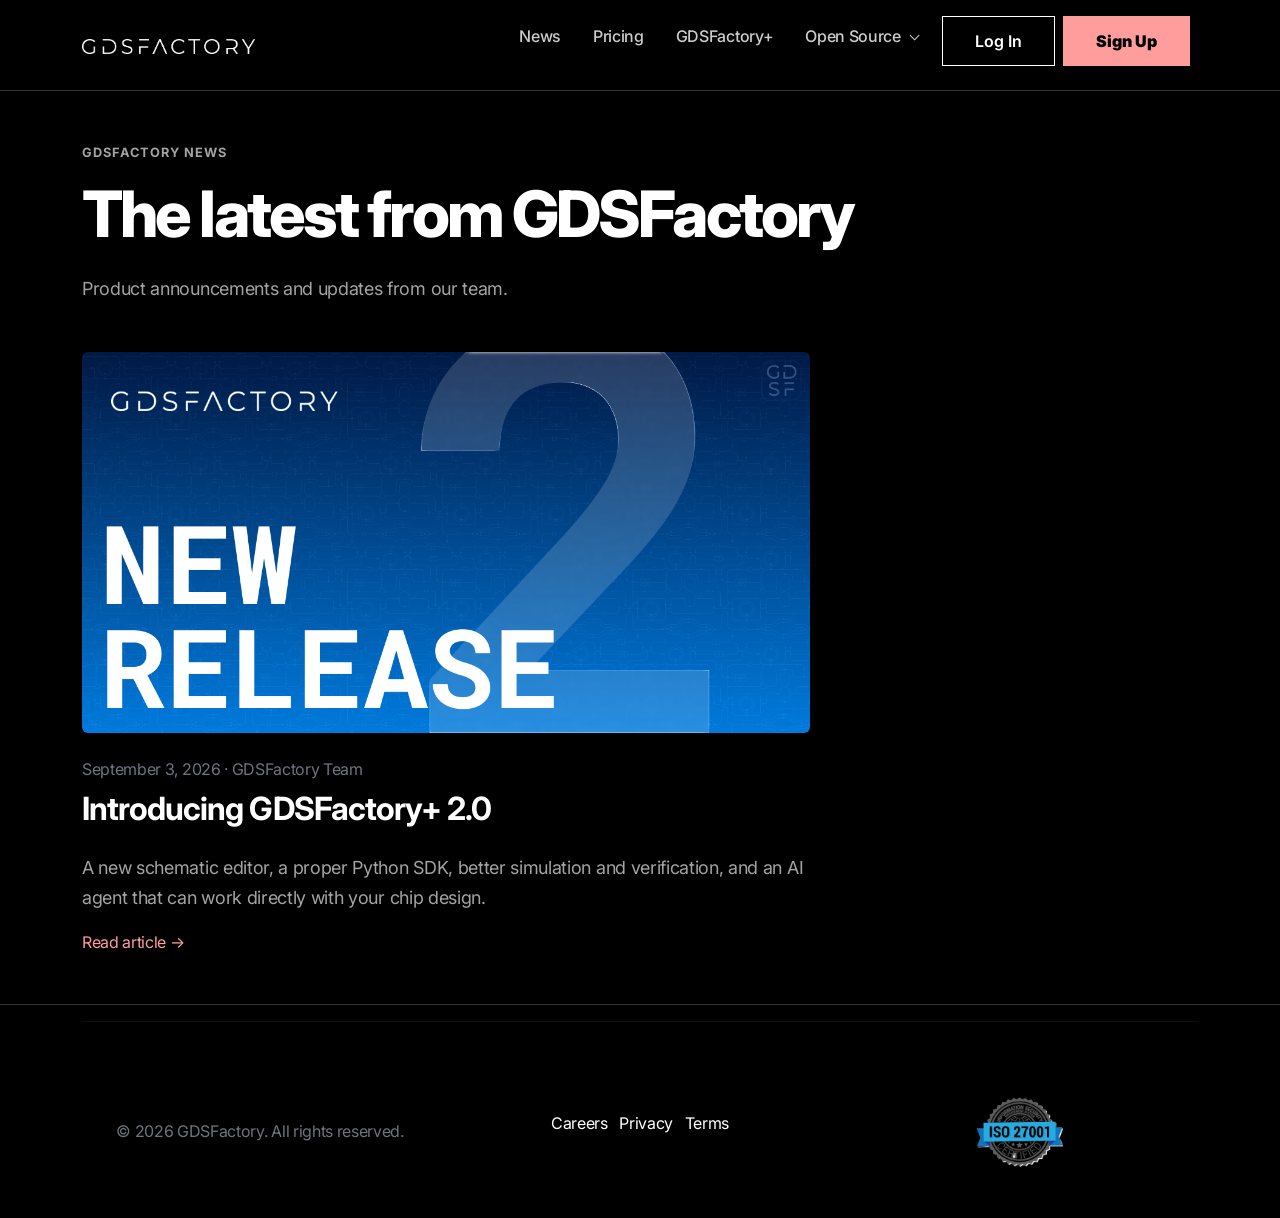
<file: news/index.html>
<!DOCTYPE html>
<html lang="en">
<head><meta name="robots" content="noindex, nofollow">

  <meta charset="UTF-8" />
  <meta name="viewport" content="width=device-width, initial-scale=1" />
  <title>GDSFactory News</title>
  

  

  <!-- Favicon -->
  <link rel="icon" type="image/x-icon" href="/static/images/favicon.ico">
  <link rel="icon" type="image/png" href="/static/images/GDSF_square_logo.png">

  

  <meta name="description" content="Product announcements and news from the GDSFactory team." />
  

  <link href="https://cdn.jsdelivr.net/npm/bootstrap@5.3.0/dist/css/bootstrap.min.css" integrity="sha384-9ndCyUaIbzAi2FUVXJi0CjmCapSmO7SnpJef0486qhLnuZ2cdeRhO02iuK6FUUVM" crossorigin="anonymous" rel="stylesheet" />
  <link rel="stylesheet" href="https://cdn.jsdelivr.net/npm/bootstrap-icons@1.11.2/font/bootstrap-icons.css" integrity="sha384-DeN988K4Vg0cDrUgVHjrVM0+ogMrXsv0AZYIH40/9VGpjC7zi8TFGdnPwL1EkU/T" crossorigin="anonymous">
  <link rel="stylesheet" href="/styles/styles.css" />

  
</head>
<body>

  <!-- Navigation Bar -->
  <nav class="navbar navbar-expand-md navbar-dark">
    <div class="container">
      <a class="navbar-brand" href="/">
        <img src="/static/images/GDSF_logo.png" alt="GDSFactory Logo" width="173" height="15">
      </a>

      <button class="navbar-toggler" type="button" data-bs-toggle="collapse" data-bs-target="#navbarNav">
        <span class="navbar-toggler-icon"></span>
      </button>

      <div class="collapse navbar-collapse justify-content-end" id="navbarNav">
        <ul class="navbar-nav">
          <li class="nav-item">
            <a class="nav-link" href="/news/">News</a>
          </li>
          <li class="nav-item">
            <a class="nav-link" href="/pricing/">Pricing</a>
          </li>
          <li class="nav-item">
            <a class="nav-link" href="https://gdsfactory.com/plus/">GDSFactory+</a>
          </li>
          <li class="nav-item dropdown me-2">
            <a class="nav-link dropdown-toggle" href="#" data-bs-toggle="dropdown" aria-expanded="false">
              Open Source
            </a>
            <ul class="dropdown-menu dropdown-menu-dark">
              <li class="dropdown-submenu">
                <button class="dropdown-item dropdown-toggle dropdown-submenu-toggle" type="button" aria-expanded="false">
                  Projects
                </button>
                <ul class="dropdown-menu dropdown-menu-dark">
                  <li><a class="dropdown-item" href="https://gdsfactory.github.io/gdsfactory">GDSFactory <span class="dropdown-item-desc">Layout</span></a></li>
                  <li><a class="dropdown-item" href="https://gdsfactory.github.io/gsim/">gSim <span class="dropdown-item-desc">FDTD &amp; FEM</span></a></li>
                  <li><a class="dropdown-item" href="https://gdsfactory.github.io/meow">MEOW <span class="dropdown-item-desc">Eigenmode Expansion (EME)</span></a></li>
                  <li><a class="dropdown-item" href="https://gdsfactory.github.io/sax">SAX <span class="dropdown-item-desc">Circuit — Frequency Domain</span></a></li>
                  <li><a class="dropdown-item" href="https://gdsfactory.github.io/circulax">Circulax <span class="dropdown-item-desc">Circuit — Time Domain</span></a></li>
                </ul>
              </li>
              <li><a class="dropdown-item" href="/open-source-philosophy/">Open Source Philosophy</a></li>
            </ul>
          </li>
          <li class="nav-item me-2 mb-2">
            <a class="btn btn-outline-light rounded-pill" href="https://plus.gdsfactory.com/dashboard">Log In</a>
          </li>
          <li class="nav-item me-2">
            <a class="btn btn-primary rounded-pill" href="https://plus.gdsfactory.com/auth/signup"><strong>Sign Up</strong></a>
          </li>
        </ul>
      </div>
    </div>
  </nav>

  <main class="container news-index py-5">
  <header class="mb-5">
    <p class="hero-eyebrow">GDSFactory News</p>
    <h1 class="display-4">The latest from GDSFactory</h1>
    <p class="lead">Product announcements and updates from our team.</p>
  </header>
  <div class="row g-5">
    
    <article class="col-lg-8">
      <a class="news-card" href="/news/introducing-gdsfactory-plus-2-0/">
        <img class="img-fluid rounded mb-4" src="/static/images/news/gdsfactoryplus-2/introducing-gdsfactory-plus-2-0-cover.png" alt="Introducing GDSFactory+ 2.0" />
        <p class="text-secondary mb-2"><time datetime="2026-09-03">September 3, 2026</time> &middot; GDSFactory Team</p>
        <h2>Introducing GDSFactory+ 2.0</h2>
        <p class="lead">A new schematic editor, a proper Python SDK, better simulation and verification, and an AI agent that can work directly with your chip design.</p>
        <span class="news-read-more">Read article <span aria-hidden="true">&rarr;</span></span>
      </a>
    </article>
    
  </div>
</main>


  <!-- Footer -->
  <footer class="footer text-secondary">
    <div class="container">
      <hr class="section-divider">
      <div class="row align-items-center gy-4 pb-4 pt-4 my-3">
        <div class="col-md-4 text-center">
          <span>&copy; 2026 GDSFactory. All rights reserved.</span>
        </div>
        <div class="col-md-4">
          <ul class="list-inline text-center">
            <li class="list-inline-item"><a href="/careers/">Careers</a></li>
            <li class="list-inline-item"><a href="/privacy/">Privacy</a></li>
            <li class="list-inline-item"><a href="/terms/">Terms</a></li>
          </ul>
        </div>
        <div class="col-md-4">
          <div class="iso-certifications" role="group" aria-label="ISO certification">
            <img
              class="iso-certification-image"
              src="/static/certifications/iso-27001-badge.png"
              alt="ISO/IEC 27001:2022 certified"
              loading="lazy"
            />
          </div>
        </div>
      </div>
    </div>
  </footer>

  <script src="https://cdn.jsdelivr.net/npm/bootstrap@5.3.0/dist/js/bootstrap.bundle.min.js" integrity="sha384-geWF76RCwLtnZ8qwWowPQNguL3RmwHVBC9FhGdlKrxdiJJigb/j/68SIy3Te4Bkz" crossorigin="anonymous"></script>
  <script>
    const reduceMotion = window.matchMedia('(prefers-reduced-motion: reduce)').matches;
    // Autoplaying demo loops stay still for reduced-motion users, who can start them via controls.
    if (reduceMotion) {
      document.querySelectorAll('video[autoplay]').forEach(video => {
        video.removeAttribute('autoplay');
        video.pause();
        video.controls = true;
      });
    }
  </script>
</body>
</html>
</file>
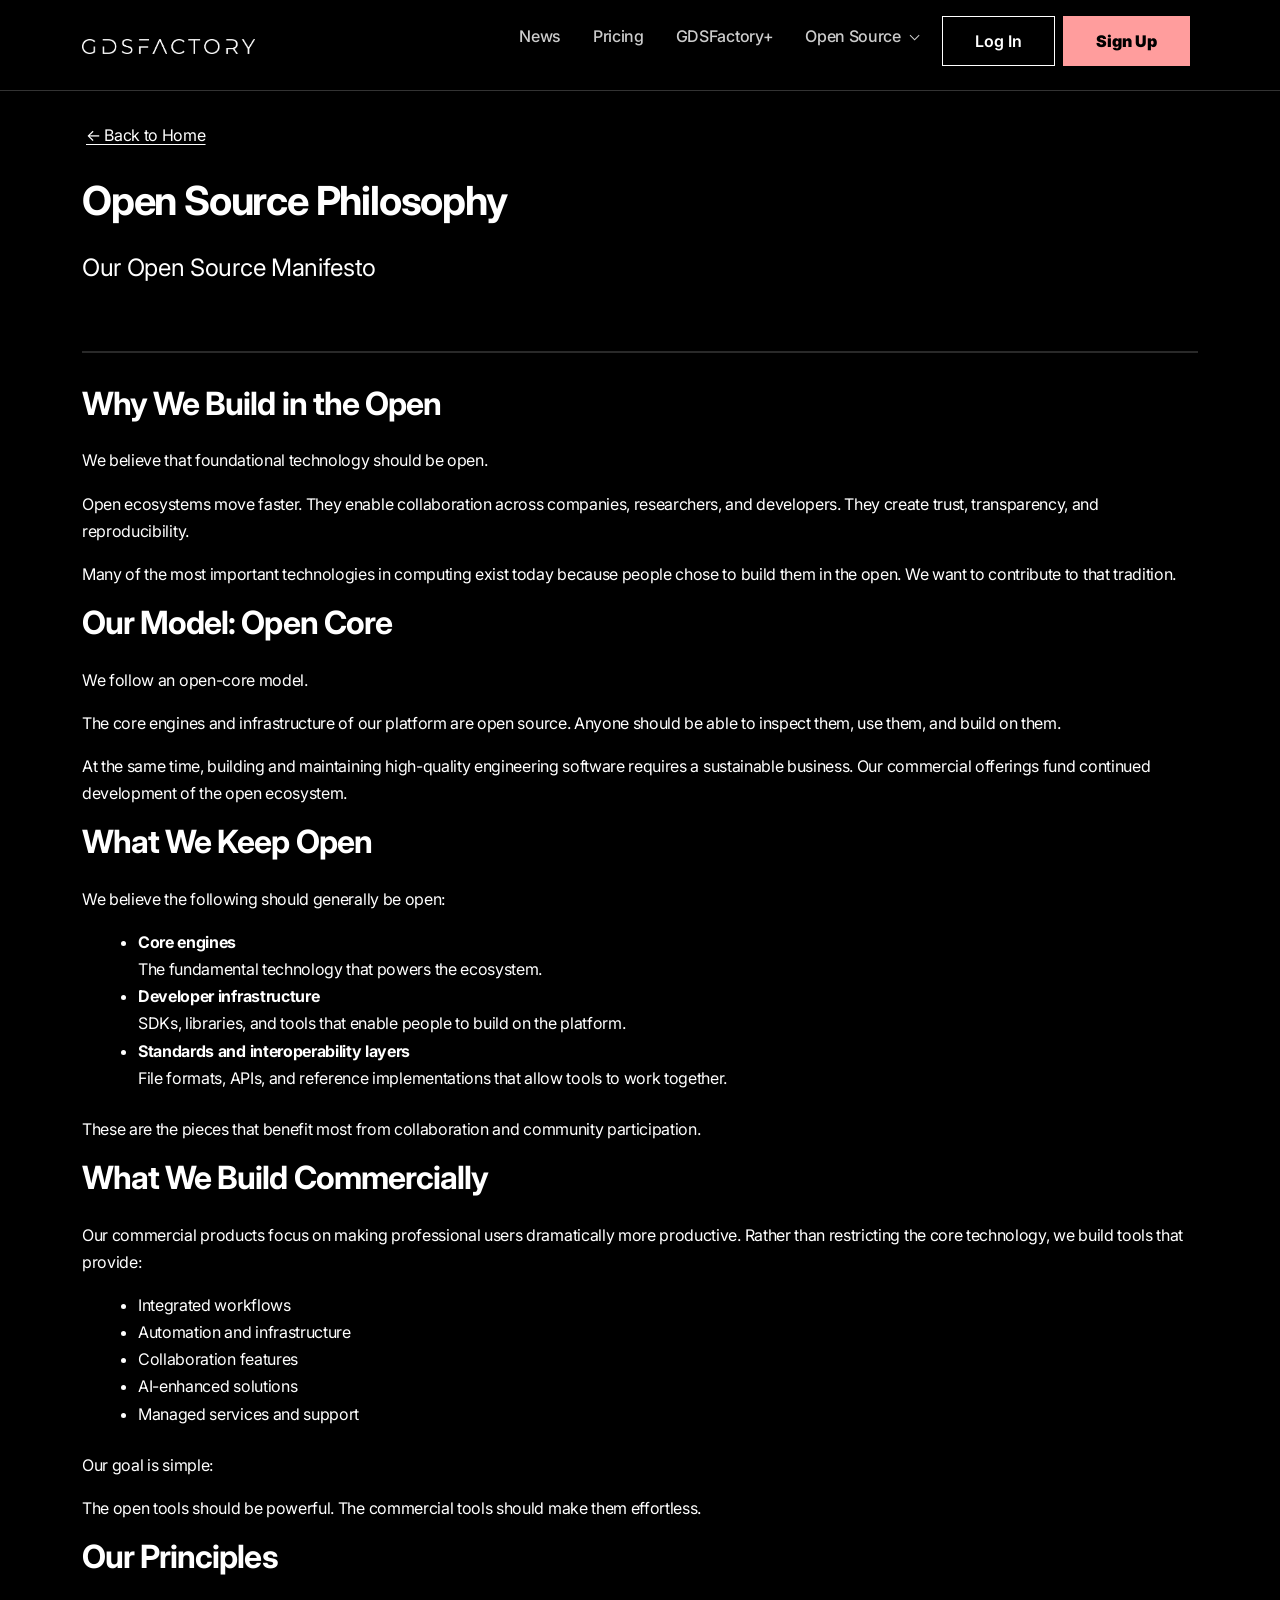
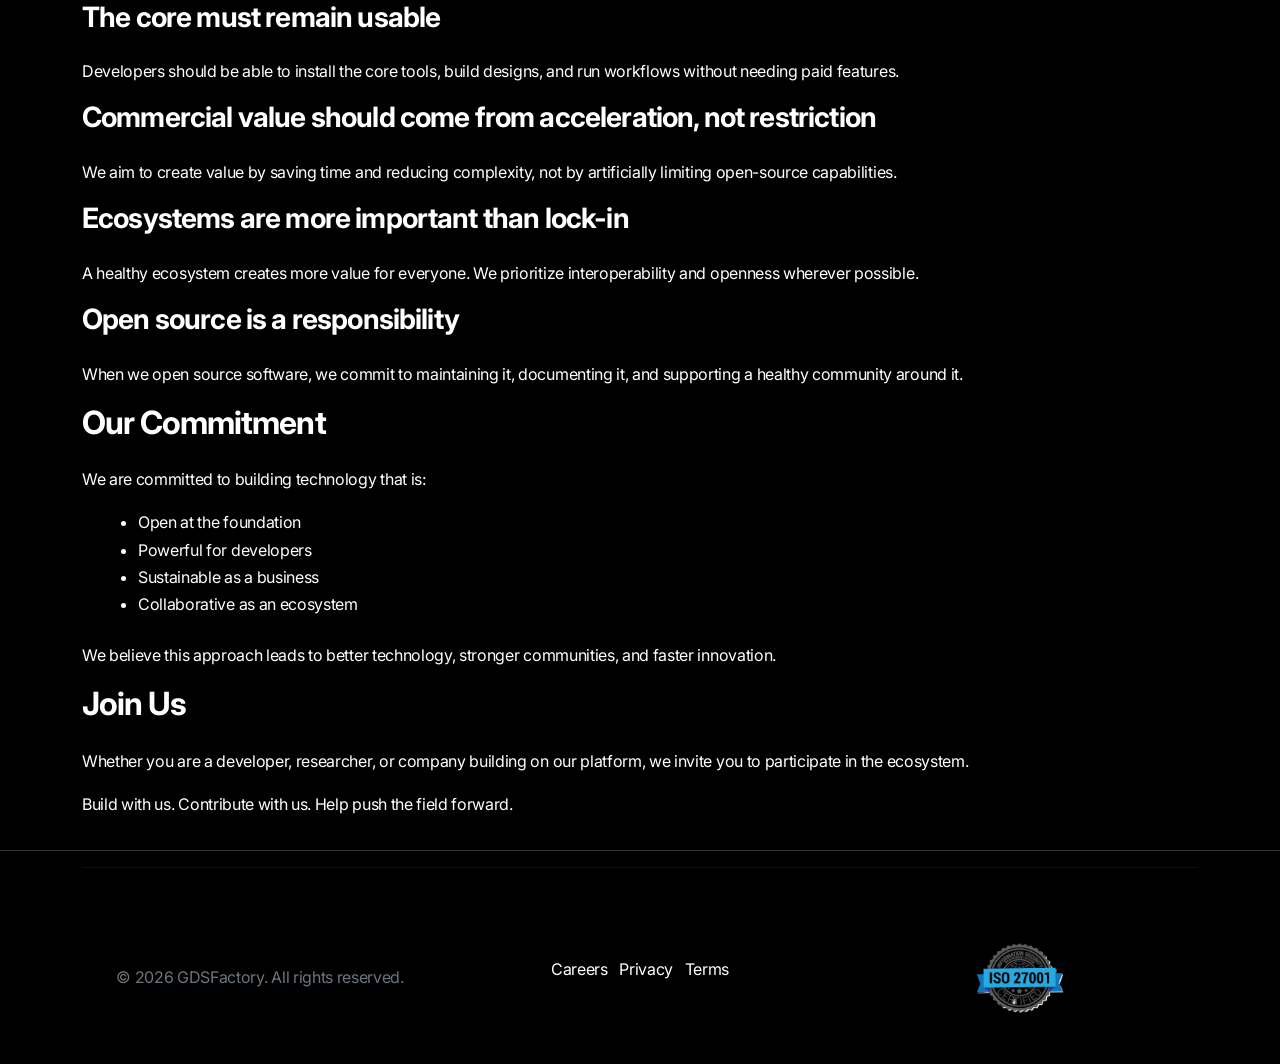
<file: open-source-philosophy/index.html>
<!DOCTYPE html>
<html lang="en">
<head><meta name="robots" content="noindex, nofollow">

  <meta charset="UTF-8" />
  <meta name="viewport" content="width=device-width, initial-scale=1" />
  <title>GDSFactory: Open Source Philosophy</title>
  

  

  <!-- Favicon -->
  <link rel="icon" type="image/x-icon" href="/static/images/favicon.ico">
  <link rel="icon" type="image/png" href="/static/images/GDSF_square_logo.png">

  
  <!-- Open Graph Meta Tags for Social Media Thumbnails -->
  <meta property="og:title" content="GDSFactory: Open Source Philosophy" />
  <meta property="og:description" content="Why GDSFactory builds foundational chip design technology in the open." />
  <meta property="og:image" content="/static/images/GDSF_logo.png" />
  <meta property="og:image:width" content="792" />
  <meta property="og:image:height" content="198" />
  <meta property="og:url" content="https://gdsfactory.com" />
  <meta property="og:type" content="website" />
  <meta property="og:site_name" content="GDSFactory" />

  <!-- Twitter Card Meta Tags -->
  <meta name="twitter:card" content="summary" />
  <meta name="twitter:title" content="GDSFactory: Open Source Philosophy" />
  <meta name="twitter:description" content="Why GDSFactory builds foundational chip design technology in the open." />
  <meta name="twitter:image" content="/static/images/GDSF_square_logo.png" />
  

  <meta name="description" content="GDSFactory&#39;s open source philosophy, open-core model, and commitment to building foundational technology in the open." />
  <meta name="keywords" content="open source, open core, GDSFactory, developer infrastructure, interoperability" />

  <link href="https://cdn.jsdelivr.net/npm/bootstrap@5.3.0/dist/css/bootstrap.min.css" integrity="sha384-9ndCyUaIbzAi2FUVXJi0CjmCapSmO7SnpJef0486qhLnuZ2cdeRhO02iuK6FUUVM" crossorigin="anonymous" rel="stylesheet" />
  <link rel="stylesheet" href="https://cdn.jsdelivr.net/npm/bootstrap-icons@1.11.2/font/bootstrap-icons.css" integrity="sha384-DeN988K4Vg0cDrUgVHjrVM0+ogMrXsv0AZYIH40/9VGpjC7zi8TFGdnPwL1EkU/T" crossorigin="anonymous">
  <link rel="stylesheet" href="/styles/styles.css" />

  
</head>
<body>

  <!-- Navigation Bar -->
  <nav class="navbar navbar-expand-md navbar-dark">
    <div class="container">
      <a class="navbar-brand" href="/">
        <img src="/static/images/GDSF_logo.png" alt="GDSFactory Logo" width="173" height="15">
      </a>

      <button class="navbar-toggler" type="button" data-bs-toggle="collapse" data-bs-target="#navbarNav">
        <span class="navbar-toggler-icon"></span>
      </button>

      <div class="collapse navbar-collapse justify-content-end" id="navbarNav">
        <ul class="navbar-nav">
          <li class="nav-item">
            <a class="nav-link" href="/news/">News</a>
          </li>
          <li class="nav-item">
            <a class="nav-link" href="/pricing/">Pricing</a>
          </li>
          <li class="nav-item">
            <a class="nav-link" href="https://gdsfactory.com/plus/">GDSFactory+</a>
          </li>
          <li class="nav-item dropdown me-2">
            <a class="nav-link dropdown-toggle" href="#" data-bs-toggle="dropdown" aria-expanded="false">
              Open Source
            </a>
            <ul class="dropdown-menu dropdown-menu-dark">
              <li class="dropdown-submenu">
                <button class="dropdown-item dropdown-toggle dropdown-submenu-toggle" type="button" aria-expanded="false">
                  Projects
                </button>
                <ul class="dropdown-menu dropdown-menu-dark">
                  <li><a class="dropdown-item" href="https://gdsfactory.github.io/gdsfactory">GDSFactory <span class="dropdown-item-desc">Layout</span></a></li>
                  <li><a class="dropdown-item" href="https://gdsfactory.github.io/gsim/">gSim <span class="dropdown-item-desc">FDTD &amp; FEM</span></a></li>
                  <li><a class="dropdown-item" href="https://gdsfactory.github.io/meow">MEOW <span class="dropdown-item-desc">Eigenmode Expansion (EME)</span></a></li>
                  <li><a class="dropdown-item" href="https://gdsfactory.github.io/sax">SAX <span class="dropdown-item-desc">Circuit — Frequency Domain</span></a></li>
                  <li><a class="dropdown-item" href="https://gdsfactory.github.io/circulax">Circulax <span class="dropdown-item-desc">Circuit — Time Domain</span></a></li>
                </ul>
              </li>
              <li><a class="dropdown-item" href="/open-source-philosophy/">Open Source Philosophy</a></li>
            </ul>
          </li>
          <li class="nav-item me-2 mb-2">
            <a class="btn btn-outline-light rounded-pill" href="https://plus.gdsfactory.com/dashboard">Log In</a>
          </li>
          <li class="nav-item me-2">
            <a class="btn btn-primary rounded-pill" href="https://plus.gdsfactory.com/auth/signup"><strong>Sign Up</strong></a>
          </li>
        </ul>
      </div>
    </div>
  </nav>

  
  <div class="section">
    <div class="container-lg">
      <div class="open-source-content">
        <a href="/" class="back-link">
          ← Back to Home
        </a>

        <div class="margin-bottom margin-3xl" style="margin-bottom: 4rem;">
          <h1 class="title-md-2">Open Source <span class="text-gradient__indigo-red-2">Philosophy</span></h1>
          <div class="text-xl margin-top margin-base" style="color: #ffffff; font-size: 1.5rem; line-height: 1.6;">
            Our Open Source Manifesto
          </div>
        </div>

        <div class="text-lg open-source-manifesto" style="line-height: 1.7;">
          <div style="border-top: 2px solid rgba(255, 255, 255, 0.16); margin: 2rem 0; padding-top: 2rem;">
            <h2 class="font-title margin-bottom margin-base">Why We Build in the Open</h2>
            <p>We believe that foundational technology should be open.</p>
            <p>Open ecosystems move faster. They enable collaboration across companies, researchers, and developers. They create trust, transparency, and reproducibility.</p>
            <p>Many of the most important technologies in computing exist today because people chose to build them in the open. We want to contribute to that tradition.</p>

            <h2 class="font-title margin-bottom margin-base margin-top margin-xl">Our Model: Open Core</h2>
            <p>We follow an open-core model.</p>
            <p>The core engines and infrastructure of our platform are open source. Anyone should be able to inspect them, use them, and build on them.</p>
            <p>At the same time, building and maintaining high-quality engineering software requires a sustainable business. Our commercial offerings fund continued development of the open ecosystem.</p>

            <h2 class="font-title margin-bottom margin-base margin-top margin-xl">What We Keep Open</h2>
            <p>We believe the following should generally be open:</p>
            <ul style="margin-left: 1.5rem; margin-bottom: 1.5rem;">
              <li><strong>Core engines</strong><br>The fundamental technology that powers the ecosystem.</li>
              <li><strong>Developer infrastructure</strong><br>SDKs, libraries, and tools that enable people to build on the platform.</li>
              <li><strong>Standards and interoperability layers</strong><br>File formats, APIs, and reference implementations that allow tools to work together.</li>
            </ul>
            <p>These are the pieces that benefit most from collaboration and community participation.</p>

            <h2 class="font-title margin-bottom margin-base margin-top margin-xl">What We Build Commercially</h2>
            <p>Our commercial products focus on making professional users dramatically more productive. Rather than restricting the core technology, we build tools that provide:</p>
            <ul style="margin-left: 1.5rem; margin-bottom: 1.5rem;">
              <li>Integrated workflows</li>
              <li>Automation and infrastructure</li>
              <li>Collaboration features</li>
              <li>AI-enhanced solutions</li>
              <li>Managed services and support</li>
            </ul>
            <p>Our goal is simple:</p>
            <p>The open tools should be powerful. The commercial tools should make them effortless.</p>

            <h2 class="font-title margin-bottom margin-base margin-top margin-xl">Our Principles</h2>
            <h3>The core must remain usable</h3>
            <p>Developers should be able to install the core tools, build designs, and run workflows without needing paid features.</p>

            <h3>Commercial value should come from acceleration, not restriction</h3>
            <p>We aim to create value by saving time and reducing complexity, not by artificially limiting open-source capabilities.</p>

            <h3>Ecosystems are more important than lock-in</h3>
            <p>A healthy ecosystem creates more value for everyone. We prioritize interoperability and openness wherever possible.</p>

            <h3>Open source is a responsibility</h3>
            <p>When we open source software, we commit to maintaining it, documenting it, and supporting a healthy community around it.</p>

            <h2 class="font-title margin-bottom margin-base margin-top margin-xl">Our Commitment</h2>
            <p>We are committed to building technology that is:</p>
            <ul style="margin-left: 1.5rem; margin-bottom: 1.5rem;">
              <li>Open at the foundation</li>
              <li>Powerful for developers</li>
              <li>Sustainable as a business</li>
              <li>Collaborative as an ecosystem</li>
            </ul>
            <p>We believe this approach leads to better technology, stronger communities, and faster innovation.</p>

            <h2 class="font-title margin-bottom margin-base margin-top margin-xl">Join Us</h2>
            <p>Whether you are a developer, researcher, or company building on our platform, we invite you to participate in the ecosystem.</p>
            <p>Build with us. Contribute with us. Help push the field forward.</p>
          </div>
        </div>
      </div>
    </div>
  </div>


  <!-- Footer -->
  <footer class="footer text-secondary">
    <div class="container">
      <hr class="section-divider">
      <div class="row align-items-center gy-4 pb-4 pt-4 my-3">
        <div class="col-md-4 text-center">
          <span>&copy; 2026 GDSFactory. All rights reserved.</span>
        </div>
        <div class="col-md-4">
          <ul class="list-inline text-center">
            <li class="list-inline-item"><a href="/careers/">Careers</a></li>
            <li class="list-inline-item"><a href="/privacy/">Privacy</a></li>
            <li class="list-inline-item"><a href="/terms/">Terms</a></li>
          </ul>
        </div>
        <div class="col-md-4">
          <div class="iso-certifications" role="group" aria-label="ISO certification">
            <img
              class="iso-certification-image"
              src="/static/certifications/iso-27001-badge.png"
              alt="ISO/IEC 27001:2022 certified"
              loading="lazy"
            />
          </div>
        </div>
      </div>
    </div>
  </footer>

  <script src="https://cdn.jsdelivr.net/npm/bootstrap@5.3.0/dist/js/bootstrap.bundle.min.js" integrity="sha384-geWF76RCwLtnZ8qwWowPQNguL3RmwHVBC9FhGdlKrxdiJJigb/j/68SIy3Te4Bkz" crossorigin="anonymous"></script>
  <script>
    const reduceMotion = window.matchMedia('(prefers-reduced-motion: reduce)').matches;
    // Autoplaying demo loops stay still for reduced-motion users, who can start them via controls.
    if (reduceMotion) {
      document.querySelectorAll('video[autoplay]').forEach(video => {
        video.removeAttribute('autoplay');
        video.pause();
        video.controls = true;
      });
    }
  </script>
</body>
</html>
</file>
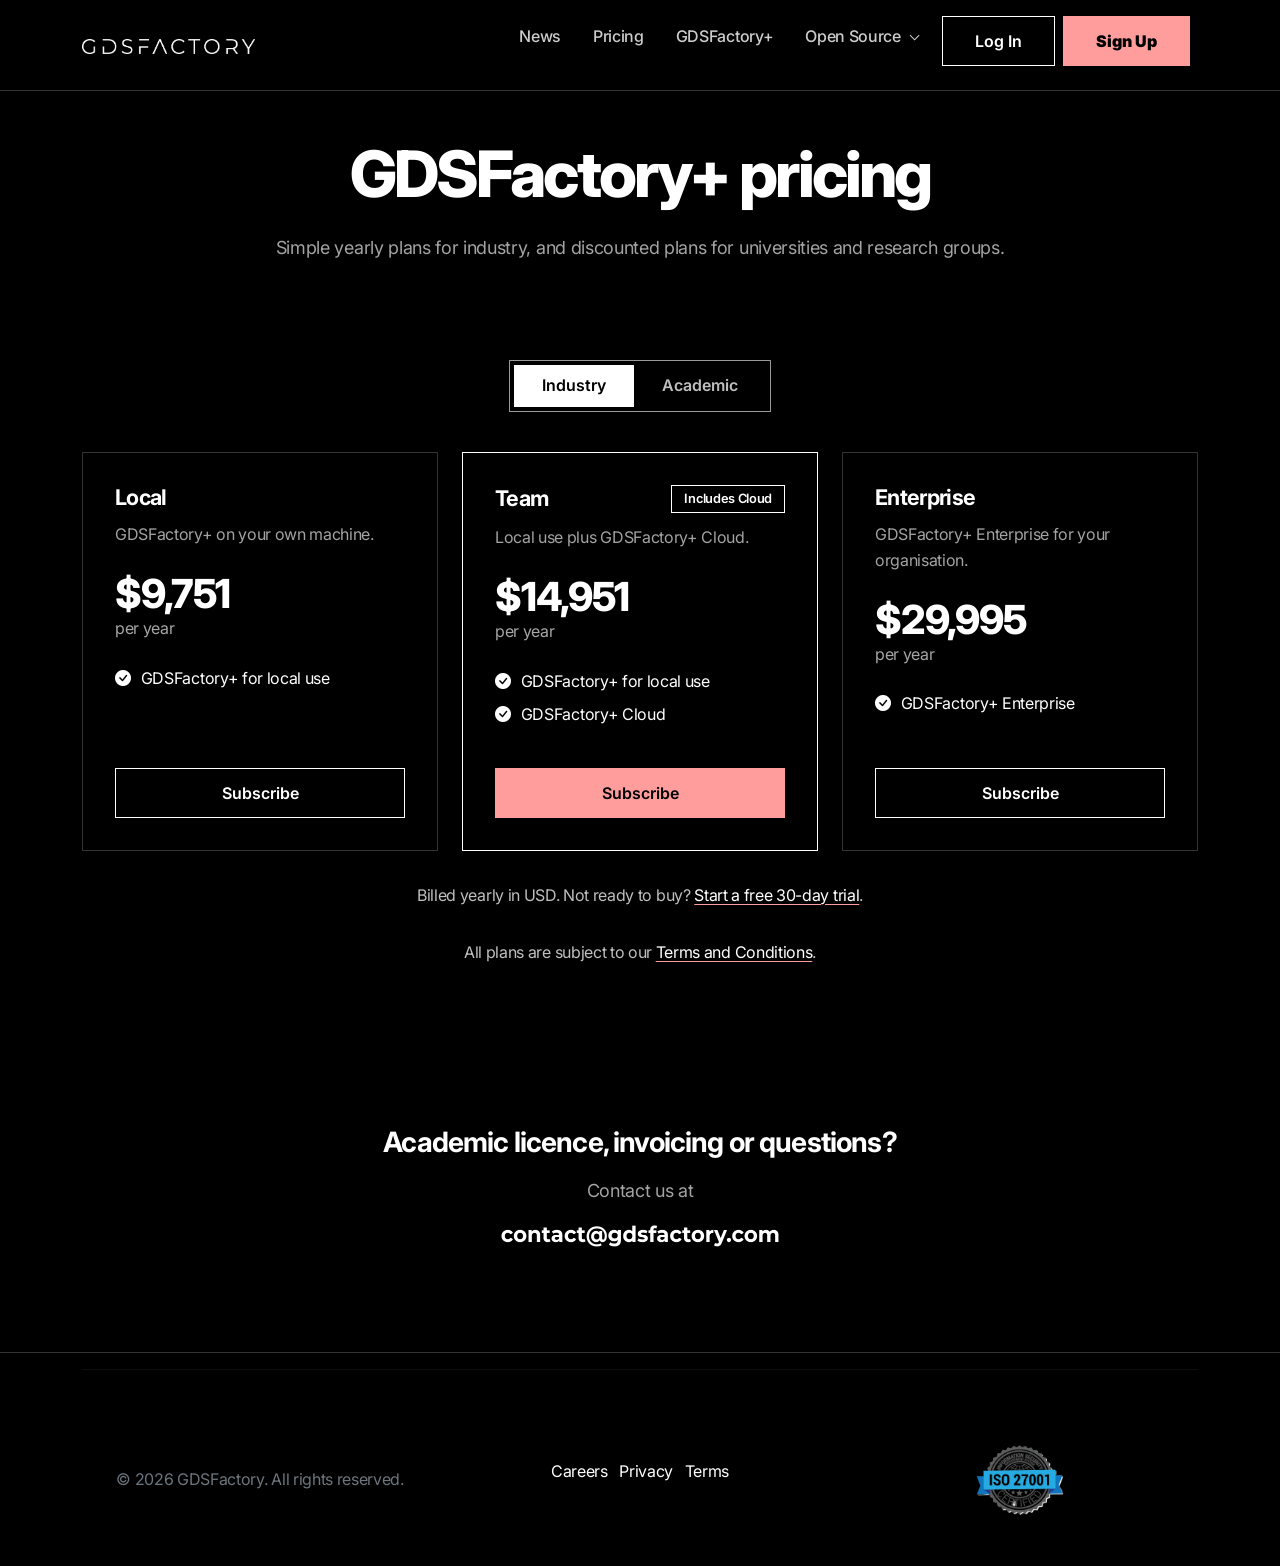
<file: pricing/index.html>
<!DOCTYPE html>
<html lang="en">
<head><meta name="robots" content="noindex, nofollow">

  <meta charset="UTF-8" />
  <meta name="viewport" content="width=device-width, initial-scale=1" />
  <title>Pricing - GDSFactory: All-in-one software solutions for chip design</title>
  

  <meta name="robots" content="noindex, nofollow" />

  <!-- Favicon -->
  <link rel="icon" type="image/x-icon" href="/static/images/favicon.ico">
  <link rel="icon" type="image/png" href="/static/images/GDSF_square_logo.png">

  

  <meta name="description" content="GDSFactory+ pricing for industry and academia, billed yearly." />
  

  <link href="https://cdn.jsdelivr.net/npm/bootstrap@5.3.0/dist/css/bootstrap.min.css" integrity="sha384-9ndCyUaIbzAi2FUVXJi0CjmCapSmO7SnpJef0486qhLnuZ2cdeRhO02iuK6FUUVM" crossorigin="anonymous" rel="stylesheet" />
  <link rel="stylesheet" href="https://cdn.jsdelivr.net/npm/bootstrap-icons@1.11.2/font/bootstrap-icons.css" integrity="sha384-DeN988K4Vg0cDrUgVHjrVM0+ogMrXsv0AZYIH40/9VGpjC7zi8TFGdnPwL1EkU/T" crossorigin="anonymous">
  <link rel="stylesheet" href="/styles/styles.css" />

  
</head>
<body>

  <!-- Navigation Bar -->
  <nav class="navbar navbar-expand-md navbar-dark">
    <div class="container">
      <a class="navbar-brand" href="/">
        <img src="/static/images/GDSF_logo.png" alt="GDSFactory Logo" width="173" height="15">
      </a>

      <button class="navbar-toggler" type="button" data-bs-toggle="collapse" data-bs-target="#navbarNav">
        <span class="navbar-toggler-icon"></span>
      </button>

      <div class="collapse navbar-collapse justify-content-end" id="navbarNav">
        <ul class="navbar-nav">
          <li class="nav-item">
            <a class="nav-link" href="/news/">News</a>
          </li>
          <li class="nav-item">
            <a class="nav-link" href="/pricing/">Pricing</a>
          </li>
          <li class="nav-item">
            <a class="nav-link" href="https://gdsfactory.com/plus/">GDSFactory+</a>
          </li>
          <li class="nav-item dropdown me-2">
            <a class="nav-link dropdown-toggle" href="#" data-bs-toggle="dropdown" aria-expanded="false">
              Open Source
            </a>
            <ul class="dropdown-menu dropdown-menu-dark">
              <li class="dropdown-submenu">
                <button class="dropdown-item dropdown-toggle dropdown-submenu-toggle" type="button" aria-expanded="false">
                  Projects
                </button>
                <ul class="dropdown-menu dropdown-menu-dark">
                  <li><a class="dropdown-item" href="https://gdsfactory.github.io/gdsfactory">GDSFactory <span class="dropdown-item-desc">Layout</span></a></li>
                  <li><a class="dropdown-item" href="https://gdsfactory.github.io/gsim/">gSim <span class="dropdown-item-desc">FDTD &amp; FEM</span></a></li>
                  <li><a class="dropdown-item" href="https://gdsfactory.github.io/meow">MEOW <span class="dropdown-item-desc">Eigenmode Expansion (EME)</span></a></li>
                  <li><a class="dropdown-item" href="https://gdsfactory.github.io/sax">SAX <span class="dropdown-item-desc">Circuit — Frequency Domain</span></a></li>
                  <li><a class="dropdown-item" href="https://gdsfactory.github.io/circulax">Circulax <span class="dropdown-item-desc">Circuit — Time Domain</span></a></li>
                </ul>
              </li>
              <li><a class="dropdown-item" href="/open-source-philosophy/">Open Source Philosophy</a></li>
            </ul>
          </li>
          <li class="nav-item me-2 mb-2">
            <a class="btn btn-outline-light rounded-pill" href="https://plus.gdsfactory.com/dashboard">Log In</a>
          </li>
          <li class="nav-item me-2">
            <a class="btn btn-primary rounded-pill" href="https://plus.gdsfactory.com/auth/signup"><strong>Sign Up</strong></a>
          </li>
        </ul>
      </div>
    </div>
  </nav>

  
  <!-- Pricing Hero Section -->
  <section class="hero py-5">
    <div class="container">
      <div class="row justify-content-center">
        <div class="col-lg-8 text-center">
          <h1 class="display-4 mb-4"><span class="gradient-text_red">GDSFactory+</span> pricing</h1>
          <p class="lead mb-0">Simple yearly plans for industry, and discounted plans for universities and research groups.</p>
        </div>
      </div>
    </div>
  </section>

  <!-- Plans Section -->
  <section class="pricing py-5">
    <div class="container">
      
<div class="pricing-plans" data-pricing>
  <div class="pricing-switch" role="tablist" aria-label="Pricing for">
    
    <button type="button" class="pricing-switch-option" role="tab" id="pricing-tab-industry"
      aria-controls="pricing-industry" aria-selected="true"
      data-audience="industry">Industry</button>
    
    <button type="button" class="pricing-switch-option" role="tab" id="pricing-tab-academic"
      aria-controls="pricing-academic" aria-selected="false"
      data-audience="academic">Academic</button>
    
  </div>

  
  <div class="row g-4 justify-content-center pricing-audience" role="tabpanel" id="pricing-industry"
    aria-labelledby="pricing-tab-industry" data-audience="industry">
    
    <div class="col-md-6 col-lg-4">
      <article class="pricing-card">
        <div class="pricing-card-head">
          <h3 class="pricing-card-name">Local</h3>
          
        </div>
        <p class="pricing-card-summary">GDSFactory+ on your own machine.</p>
        <p class="pricing-card-price">
          <span class="pricing-card-amount">$9,751</span>
          <span class="pricing-card-term">per year</span>
        </p>
        <ul class="pricing-card-features">
          
          <li><i class="bi bi-check-circle-fill" aria-hidden="true"></i> GDSFactory+ for local use</li>
          
        </ul>
        <a class="btn btn-outline-light w-100" href="https://checkout.stripe.com/c/pay/prctbl_1RiK5dKKJC2HLX1U2EjQ1PWI/prctblitm_UFfXKCd14VlWmJ#[base64]">Subscribe</a>
      </article>
    </div>
    
    <div class="col-md-6 col-lg-4">
      <article class="pricing-card pricing-card_featured">
        <div class="pricing-card-head">
          <h3 class="pricing-card-name">Team</h3>
          <span class="pricing-card-badge">Includes Cloud</span>
        </div>
        <p class="pricing-card-summary">Local use plus GDSFactory+ Cloud.</p>
        <p class="pricing-card-price">
          <span class="pricing-card-amount">$14,951</span>
          <span class="pricing-card-term">per year</span>
        </p>
        <ul class="pricing-card-features">
          
          <li><i class="bi bi-check-circle-fill" aria-hidden="true"></i> GDSFactory+ for local use</li>
          
          <li><i class="bi bi-check-circle-fill" aria-hidden="true"></i> GDSFactory+ Cloud</li>
          
        </ul>
        <a class="btn btn-primary w-100" href="https://checkout.stripe.com/c/pay/prctbl_1RiK5dKKJC2HLX1U2EjQ1PWI/prctblitm_UFfXZW8LhXwXkt#[base64]">Subscribe</a>
      </article>
    </div>
    
    <div class="col-md-6 col-lg-4">
      <article class="pricing-card">
        <div class="pricing-card-head">
          <h3 class="pricing-card-name">Enterprise</h3>
          
        </div>
        <p class="pricing-card-summary">GDSFactory+ Enterprise for your organisation.</p>
        <p class="pricing-card-price">
          <span class="pricing-card-amount">$29,995</span>
          <span class="pricing-card-term">per year</span>
        </p>
        <ul class="pricing-card-features">
          
          <li><i class="bi bi-check-circle-fill" aria-hidden="true"></i> GDSFactory+ Enterprise</li>
          
        </ul>
        <a class="btn btn-outline-light w-100" href="https://checkout.stripe.com/c/pay/prctbl_1RiK5dKKJC2HLX1U2EjQ1PWI/prctblitm_UFfXZ8HPvkRged#[base64]">Subscribe</a>
      </article>
    </div>
    
  </div>
  
  <div class="row g-4 justify-content-center pricing-audience" role="tabpanel" id="pricing-academic"
    aria-labelledby="pricing-tab-academic" data-audience="academic">
    
    <div class="col-md-6 col-lg-4">
      <article class="pricing-card">
        <div class="pricing-card-head">
          <h3 class="pricing-card-name">Individual</h3>
          
        </div>
        <p class="pricing-card-summary">For a single researcher.</p>
        <p class="pricing-card-price">
          <span class="pricing-card-amount">$975</span>
          <span class="pricing-card-term">per person per year</span>
        </p>
        <ul class="pricing-card-features">
          
          <li><i class="bi bi-check-circle-fill" aria-hidden="true"></i> One named user</li>
          
        </ul>
        <a class="btn btn-outline-light w-100" href="#contact">Contact us</a>
      </article>
    </div>
    
    <div class="col-md-6 col-lg-4">
      <article class="pricing-card pricing-card_featured">
        <div class="pricing-card-head">
          <h3 class="pricing-card-name">Research group</h3>
          <span class="pricing-card-badge">Unlimited users</span>
        </div>
        <p class="pricing-card-summary">For a whole research group.</p>
        <p class="pricing-card-price">
          <span class="pricing-card-amount">$9,751</span>
          <span class="pricing-card-term">per group per year</span>
        </p>
        <ul class="pricing-card-features">
          
          <li><i class="bi bi-check-circle-fill" aria-hidden="true"></i> Unlimited users in one research group</li>
          
        </ul>
        <a class="btn btn-primary w-100" href="#contact">Contact us</a>
      </article>
    </div>
    
    <div class="col-md-6 col-lg-4">
      <article class="pricing-card pricing-card_featured">
        <div class="pricing-card-head">
          <h3 class="pricing-card-name">Research group, 5 years</h3>
          <span class="pricing-card-badge">Save 20%</span>
        </div>
        <p class="pricing-card-summary">Lock in five years of access for your group.</p>
        <p class="pricing-card-price">
          <span class="pricing-card-amount">$38,751</span>
          <span class="pricing-card-term">for 5 years</span>
        </p>
        <ul class="pricing-card-features">
          
          <li><i class="bi bi-check-circle-fill" aria-hidden="true"></i> Unlimited users in one research group</li>
          
          <li><i class="bi bi-check-circle-fill" aria-hidden="true"></i> Five-year term</li>
          
          <li><i class="bi bi-check-circle-fill" aria-hidden="true"></i> $10,004 less than five annual group licences</li>
          
        </ul>
        <a class="btn btn-primary w-100" href="#contact">Contact us</a>
      </article>
    </div>
    
  </div>
  

  <p class="pricing-footnote">
    Billed yearly in USD. Not ready to buy? <a href="https://plus.gdsfactory.com/auth/signup" target="_blank" rel="noopener noreferrer">Start a free 30-day trial</a>.
  </p>
</div>
<script src="/static/js/pricing.js" defer></script>

      <p class="pricing-footnote">All plans are subject to our <a href="/business-terms/">Terms and Conditions</a>.</p>
    </div>
  </section>

  <!-- Contact Section -->
  <section class="feature" id="contact">
    <div class="container">
      <div class="row align-items-center pb-4 pt-2 gx-5 gy-4 my-3">
        <div class="col-md text-center">
          <h3 class="mb-3">Academic licence, invoicing or questions?</h3>
          <p class="lead mb-3">Contact us at</p>
          <img src="/static/images/contact_email.webp" alt="Contact email address" width="280" height="24" loading="lazy" decoding="async" class="img-fluid" />
        </div>
      </div>
    </div>
  </section>


  <!-- Footer -->
  <footer class="footer text-secondary">
    <div class="container">
      <hr class="section-divider">
      <div class="row align-items-center gy-4 pb-4 pt-4 my-3">
        <div class="col-md-4 text-center">
          <span>&copy; 2026 GDSFactory. All rights reserved.</span>
        </div>
        <div class="col-md-4">
          <ul class="list-inline text-center">
            <li class="list-inline-item"><a href="/careers/">Careers</a></li>
            <li class="list-inline-item"><a href="/privacy/">Privacy</a></li>
            <li class="list-inline-item"><a href="/terms/">Terms</a></li>
          </ul>
        </div>
        <div class="col-md-4">
          <div class="iso-certifications" role="group" aria-label="ISO certification">
            <img
              class="iso-certification-image"
              src="/static/certifications/iso-27001-badge.png"
              alt="ISO/IEC 27001:2022 certified"
              loading="lazy"
            />
          </div>
        </div>
      </div>
    </div>
  </footer>

  <script src="https://cdn.jsdelivr.net/npm/bootstrap@5.3.0/dist/js/bootstrap.bundle.min.js" integrity="sha384-geWF76RCwLtnZ8qwWowPQNguL3RmwHVBC9FhGdlKrxdiJJigb/j/68SIy3Te4Bkz" crossorigin="anonymous"></script>
  <script>
    const reduceMotion = window.matchMedia('(prefers-reduced-motion: reduce)').matches;
    // Autoplaying demo loops stay still for reduced-motion users, who can start them via controls.
    if (reduceMotion) {
      document.querySelectorAll('video[autoplay]').forEach(video => {
        video.removeAttribute('autoplay');
        video.pause();
        video.controls = true;
      });
    }
  </script>
</body>
</html>
</file>
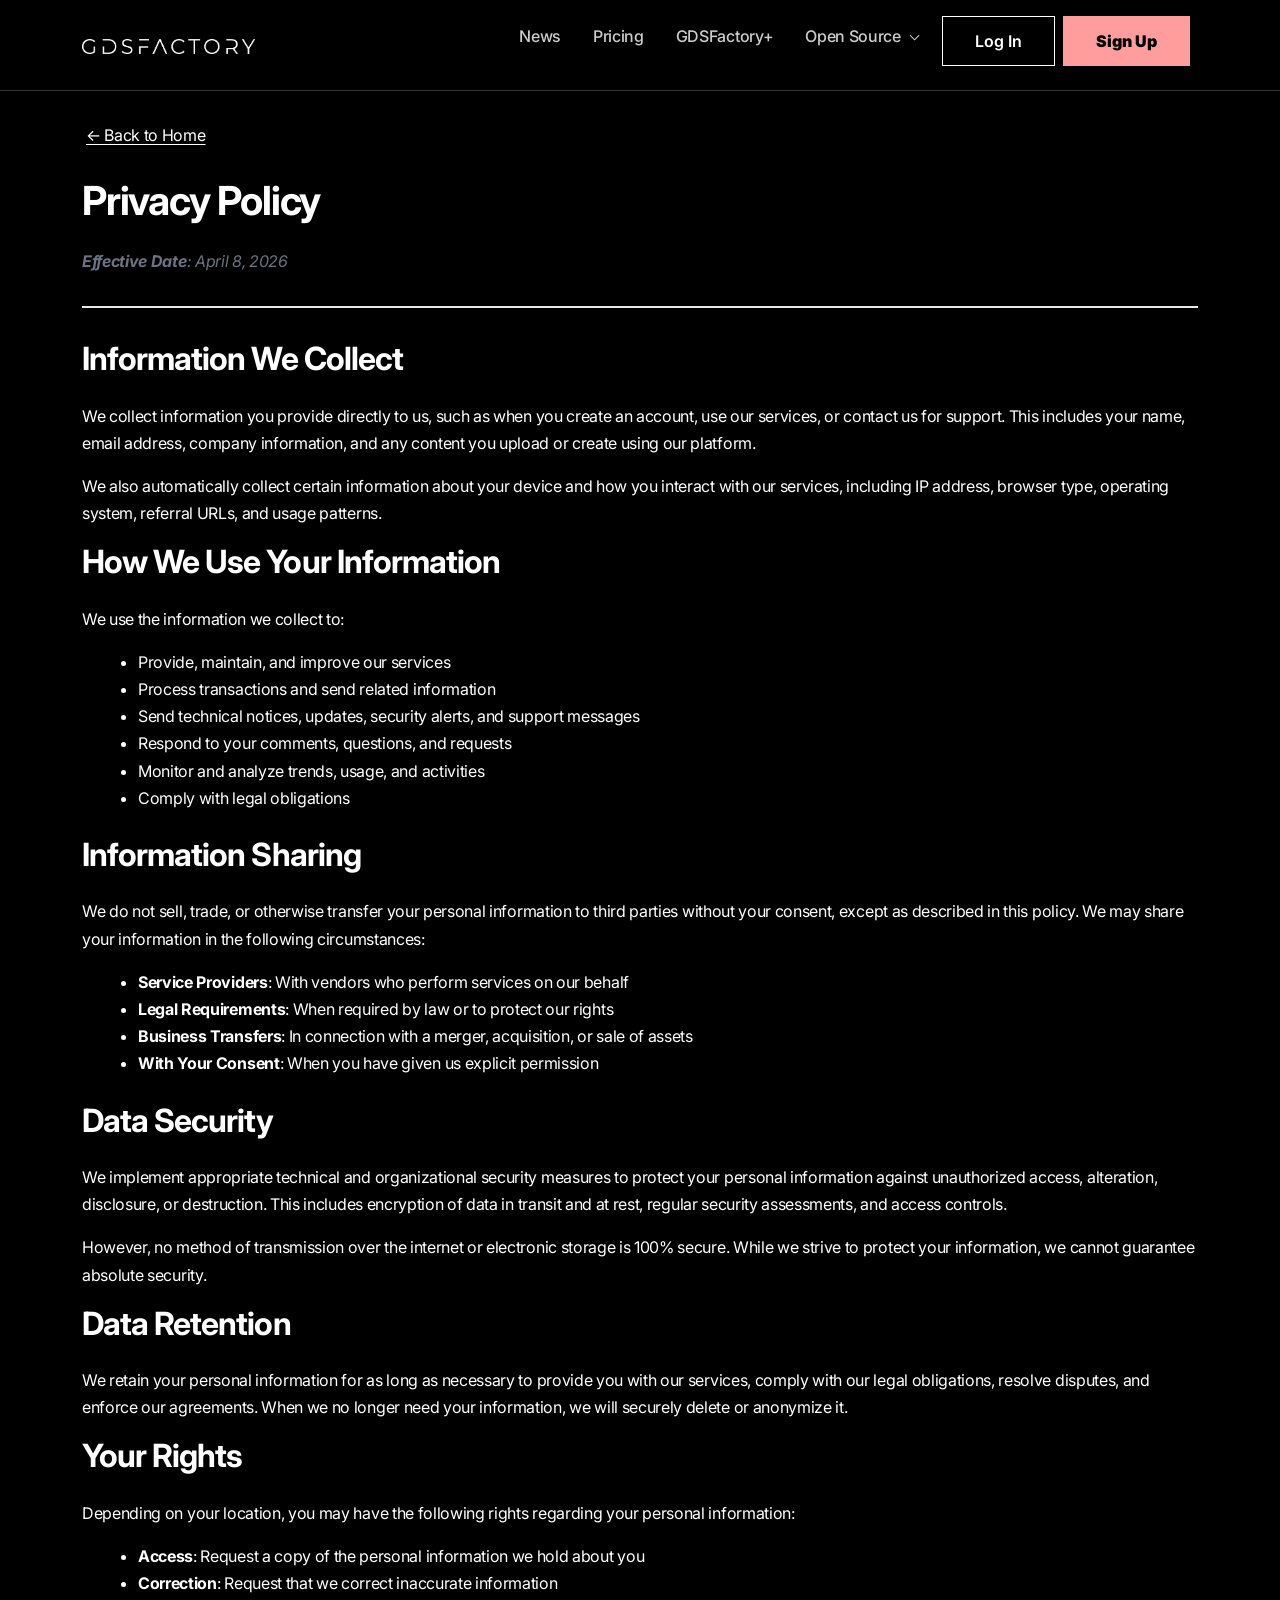
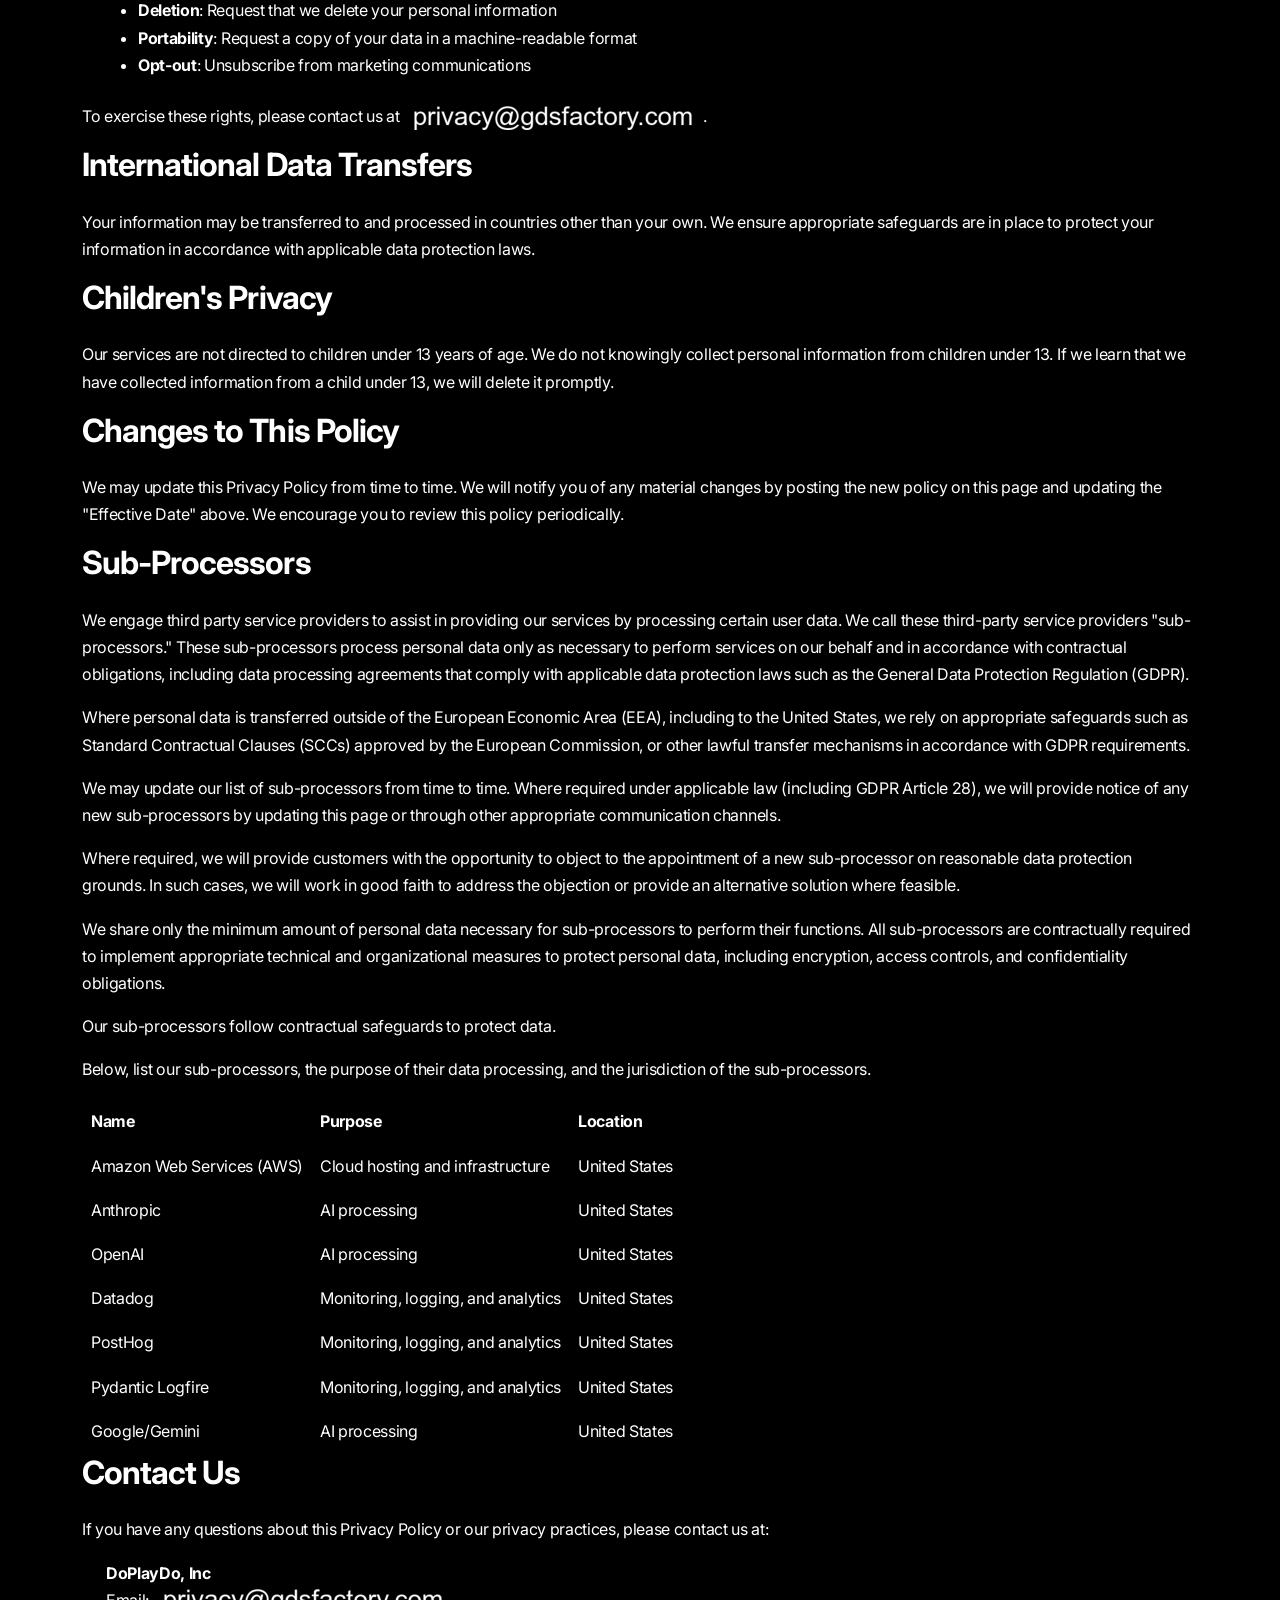
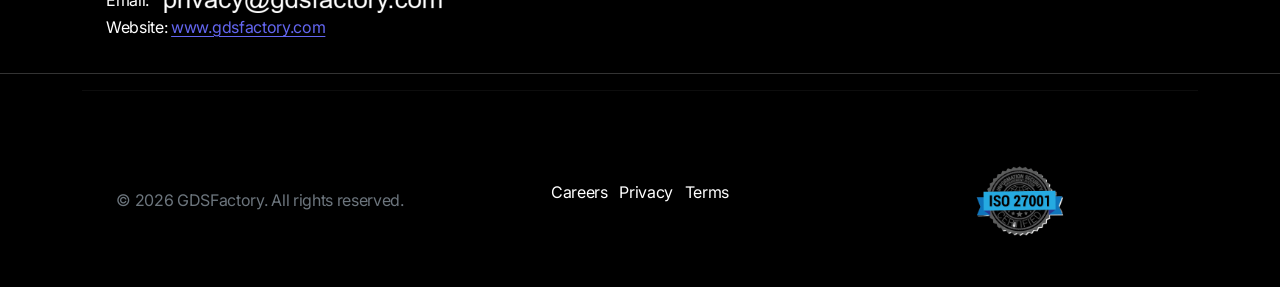
<file: privacy/index.html>
<!DOCTYPE html>
<html lang="en">
<head><meta name="robots" content="noindex, nofollow">

  <meta charset="UTF-8" />
  <meta name="viewport" content="width=device-width, initial-scale=1" />
  <title>GDSFactory+ Privacy Policy</title>
  

  

  <!-- Favicon -->
  <link rel="icon" type="image/x-icon" href="/static/images/favicon.ico">
  <link rel="icon" type="image/png" href="/static/images/GDSF_square_logo.png">

  

  
  

  <link href="https://cdn.jsdelivr.net/npm/bootstrap@5.3.0/dist/css/bootstrap.min.css" integrity="sha384-9ndCyUaIbzAi2FUVXJi0CjmCapSmO7SnpJef0486qhLnuZ2cdeRhO02iuK6FUUVM" crossorigin="anonymous" rel="stylesheet" />
  <link rel="stylesheet" href="https://cdn.jsdelivr.net/npm/bootstrap-icons@1.11.2/font/bootstrap-icons.css" integrity="sha384-DeN988K4Vg0cDrUgVHjrVM0+ogMrXsv0AZYIH40/9VGpjC7zi8TFGdnPwL1EkU/T" crossorigin="anonymous">
  <link rel="stylesheet" href="/styles/styles.css" />

  
</head>
<body>

  <!-- Navigation Bar -->
  <nav class="navbar navbar-expand-md navbar-dark">
    <div class="container">
      <a class="navbar-brand" href="/">
        <img src="/static/images/GDSF_logo.png" alt="GDSFactory Logo" width="173" height="15">
      </a>

      <button class="navbar-toggler" type="button" data-bs-toggle="collapse" data-bs-target="#navbarNav">
        <span class="navbar-toggler-icon"></span>
      </button>

      <div class="collapse navbar-collapse justify-content-end" id="navbarNav">
        <ul class="navbar-nav">
          <li class="nav-item">
            <a class="nav-link" href="/news/">News</a>
          </li>
          <li class="nav-item">
            <a class="nav-link" href="/pricing/">Pricing</a>
          </li>
          <li class="nav-item">
            <a class="nav-link" href="https://gdsfactory.com/plus/">GDSFactory+</a>
          </li>
          <li class="nav-item dropdown me-2">
            <a class="nav-link dropdown-toggle" href="#" data-bs-toggle="dropdown" aria-expanded="false">
              Open Source
            </a>
            <ul class="dropdown-menu dropdown-menu-dark">
              <li class="dropdown-submenu">
                <button class="dropdown-item dropdown-toggle dropdown-submenu-toggle" type="button" aria-expanded="false">
                  Projects
                </button>
                <ul class="dropdown-menu dropdown-menu-dark">
                  <li><a class="dropdown-item" href="https://gdsfactory.github.io/gdsfactory">GDSFactory <span class="dropdown-item-desc">Layout</span></a></li>
                  <li><a class="dropdown-item" href="https://gdsfactory.github.io/gsim/">gSim <span class="dropdown-item-desc">FDTD &amp; FEM</span></a></li>
                  <li><a class="dropdown-item" href="https://gdsfactory.github.io/meow">MEOW <span class="dropdown-item-desc">Eigenmode Expansion (EME)</span></a></li>
                  <li><a class="dropdown-item" href="https://gdsfactory.github.io/sax">SAX <span class="dropdown-item-desc">Circuit — Frequency Domain</span></a></li>
                  <li><a class="dropdown-item" href="https://gdsfactory.github.io/circulax">Circulax <span class="dropdown-item-desc">Circuit — Time Domain</span></a></li>
                </ul>
              </li>
              <li><a class="dropdown-item" href="/open-source-philosophy/">Open Source Philosophy</a></li>
            </ul>
          </li>
          <li class="nav-item me-2 mb-2">
            <a class="btn btn-outline-light rounded-pill" href="https://plus.gdsfactory.com/dashboard">Log In</a>
          </li>
          <li class="nav-item me-2">
            <a class="btn btn-primary rounded-pill" href="https://plus.gdsfactory.com/auth/signup"><strong>Sign Up</strong></a>
          </li>
        </ul>
      </div>
    </div>
  </nav>

  
  <div class="section">
    <div class="container-lg">
      <div class="privacy-content">
        <a href="/" class="back-link">
          ← Back to Home
        </a>

        <div class="margin-bottom margin-3xl">
          <h1 class="title-md-2">Privacy <span class="text-gradient__indigo-red-2">Policy</span></h1>
          <div class="text-lg margin-top margin-base" style="font-style: italic; color: #6b7280;">
            <strong>Effective Date</strong>: April 8, 2026
          </div>
        </div>

        <div class="text-lg" style="line-height: 1.7;">
          <div style="border-top: 2px solid #e5e7eb; margin: 2rem 0; padding-top: 2rem;">
            <h2 class="font-title margin-bottom margin-base">Information We Collect</h2>
            <p>We collect information you provide directly to us, such as when you create an account, use our services, or contact us for support. This includes your name, email address, company information, and any content you upload or create using our platform.</p>

            <p>We also automatically collect certain information about your device and how you interact with our services, including IP address, browser type, operating system, referral URLs, and usage patterns.</p>

            <h2 class="font-title margin-bottom margin-base margin-top margin-xl">How We Use Your Information</h2>
            <p>We use the information we collect to:</p>
            <ul style="margin-left: 1.5rem; margin-bottom: 1.5rem;">
              <li>Provide, maintain, and improve our services</li>
              <li>Process transactions and send related information</li>
              <li>Send technical notices, updates, security alerts, and support messages</li>
              <li>Respond to your comments, questions, and requests</li>
              <li>Monitor and analyze trends, usage, and activities</li>
              <li>Comply with legal obligations</li>
            </ul>

            <h2 class="font-title margin-bottom margin-base margin-top margin-xl">Information Sharing</h2>
            <p>We do not sell, trade, or otherwise transfer your personal information to third parties without your consent, except as described in this policy. We may share your information in the following circumstances:</p>
            <ul style="margin-left: 1.5rem; margin-bottom: 1.5rem;">
              <li><strong>Service Providers</strong>: With vendors who perform services on our behalf</li>
              <li><strong>Legal Requirements</strong>: When required by law or to protect our rights</li>
              <li><strong>Business Transfers</strong>: In connection with a merger, acquisition, or sale of assets</li>
              <li><strong>With Your Consent</strong>: When you have given us explicit permission</li>
            </ul>

            <h2 class="font-title margin-bottom margin-base margin-top margin-xl">Data Security</h2>
            <p>We implement appropriate technical and organizational security measures to protect your personal information against unauthorized access, alteration, disclosure, or destruction. This includes encryption of data in transit and at rest, regular security assessments, and access controls.</p>

            <p>However, no method of transmission over the internet or electronic storage is 100% secure. While we strive to protect your information, we cannot guarantee absolute security.</p>

            <h2 class="font-title margin-bottom margin-base margin-top margin-xl">Data Retention</h2>
            <p>We retain your personal information for as long as necessary to provide you with our services, comply with our legal obligations, resolve disputes, and enforce our agreements. When we no longer need your information, we will securely delete or anonymize it.</p>

            <h2 class="font-title margin-bottom margin-base margin-top margin-xl">Your Rights</h2>
            <p>Depending on your location, you may have the following rights regarding your personal information:</p>
            <ul style="margin-left: 1.5rem; margin-bottom: 1.5rem;">
              <li><strong>Access</strong>: Request a copy of the personal information we hold about you</li>
              <li><strong>Correction</strong>: Request that we correct inaccurate information</li>
              <li><strong>Deletion</strong>: Request that we delete your personal information</li>
              <li><strong>Portability</strong>: Request a copy of your data in a machine-readable format</li>
              <li><strong>Opt-out</strong>: Unsubscribe from marketing communications</li>
            </ul>

            <p>To exercise these rights, please contact us at <img src="/static/images/privacy_email.webp" alt="Privacy email address" width="300" height="24" loading="lazy" decoding="async" style="vertical-align: middle;" />.</p>

            <h2 class="font-title margin-bottom margin-base margin-top margin-xl">International Data Transfers</h2>
            <p>Your information may be transferred to and processed in countries other than your own. We ensure appropriate safeguards are in place to protect your information in accordance with applicable data protection laws.</p>

            <h2 class="font-title margin-bottom margin-base margin-top margin-xl">Children's Privacy</h2>
            <p>Our services are not directed to children under 13 years of age. We do not knowingly collect personal information from children under 13. If we learn that we have collected information from a child under 13, we will delete it promptly.</p>

            <h2 class="font-title margin-bottom margin-base margin-top margin-xl">Changes to This Policy</h2>
            <p>We may update this Privacy Policy from time to time. We will notify you of any material changes by posting the new policy on this page and updating the "Effective Date" above. We encourage you to review this policy periodically.</p>

            <h2 class="font-title margin-bottom margin-base margin-top margin-xl">Sub-Processors</h2>

            <p>We engage third party service providers to assist in providing our services by processing certain user data. We call these third-party service providers "sub-processors."
              These sub-processors process personal data only as necessary to perform services on our behalf and in accordance with contractual obligations, including data processing agreements that comply with applicable data protection laws such as the General Data Protection Regulation (GDPR).</p>

            <p>Where personal data is transferred outside of the European Economic Area (EEA), including to the United States, we rely on appropriate safeguards such as Standard Contractual Clauses (SCCs) approved by the European Commission, or other lawful transfer mechanisms in accordance with GDPR requirements.</p>

            <p>We may update our list of sub-processors from time to time. Where required under applicable law (including GDPR Article 28), we will provide notice of any new sub-processors by updating this page or through other appropriate communication channels.</p>

            <p>Where required, we will provide customers with the opportunity to object to the appointment of a new sub-processor on reasonable data protection grounds.
              In such cases, we will work in good faith to address the objection or provide an alternative solution where feasible.</p>

            <p>We share only the minimum amount of personal data necessary for sub-processors to perform their functions.
              All sub-processors are contractually required to implement appropriate technical and organizational measures to protect personal data, including encryption, access controls, and confidentiality obligations.</p>

            <p>Our sub-processors follow contractual safeguards to protect data.</p>

            <p>Below, list our sub-processors, the purpose of their data processing, and the jurisdiction of the sub-processors.</p>

            <table style="border-collapse: collapse;">
              <thead>
                <tr>
                  <th style="border: 1px solid black; padding: 8px;">Name</th>
                  <th style="border: 1px solid black; padding: 8px;">Purpose</th>
                  <th style="border: 1px solid black; padding: 8px;">Location</th>
                </tr>
              </thead>
              <tbody>
                <tr>
                  <td style="border: 1px solid black; padding: 8px;">Amazon Web Services (AWS)</td>
                  <td style="border: 1px solid black; padding: 8px;">Cloud hosting and infrastructure</td>
                  <td style="border: 1px solid black; padding: 8px;">United States</td>
                </tr>
                <tr>
                  <td style="border: 1px solid black; padding: 8px;">Anthropic</td>
                  <td style="border: 1px solid black; padding: 8px;">AI processing</td>
                  <td style="border: 1px solid black; padding: 8px;">United States</td>
                </tr>
                <tr>
                  <td style="border: 1px solid black; padding: 8px;">OpenAI</td>
                  <td style="border: 1px solid black; padding: 8px;">AI processing</td>
                  <td style="border: 1px solid black; padding: 8px;">United States</td>
                </tr>
                <tr>
                  <td style="border: 1px solid black; padding: 8px;">Datadog</td>
                  <td style="border: 1px solid black; padding: 8px;">Monitoring, logging, and analytics</td>
                  <td style="border: 1px solid black; padding: 8px;">United States</td>
                </tr>
                <tr>
                  <td style="border: 1px solid black; padding: 8px;">PostHog</td>
                  <td style="border: 1px solid black; padding: 8px;">Monitoring, logging, and analytics</td>
                  <td style="border: 1px solid black; padding: 8px;">United States</td>
                </tr>
                <tr>
                  <td style="border: 1px solid black; padding: 8px;">Pydantic Logfire</td>
                  <td style="border: 1px solid black; padding: 8px;">Monitoring, logging, and analytics</td>
                  <td style="border: 1px solid black; padding: 8px;">United States</td>
                </tr>
                <tr>
                  <td style="border: 1px solid black; padding: 8px;">Google/Gemini</td>
                  <td style="border: 1px solid black; padding: 8px;">AI processing</td>
                  <td style="border: 1px solid black; padding: 8px;">United States</td>
                </tr>
              </tbody>
            </table>

            <h2 class="font-title margin-bottom margin-base margin-top margin-xl">Contact Us</h2>
            <p>If you have any questions about this Privacy Policy or our privacy practices, please contact us at:</p>
            <div style="margin-left: 1.5rem; margin-top: 1rem;">
              <p><strong>DoPlayDo, Inc</strong><br>
              Email: <img src="/static/images/privacy_email.webp" alt="Privacy email address" width="300" height="24" loading="lazy" decoding="async" style="vertical-align: middle;" /><br>
              Website: <a href="https://www.gdsfactory.com" style="color: #6366f1;">www.gdsfactory.com</a></p>
            </div>
          </div>
        </div>
      </div>
    </div>
  </div>


  <!-- Footer -->
  <footer class="footer text-secondary">
    <div class="container">
      <hr class="section-divider">
      <div class="row align-items-center gy-4 pb-4 pt-4 my-3">
        <div class="col-md-4 text-center">
          <span>&copy; 2026 GDSFactory. All rights reserved.</span>
        </div>
        <div class="col-md-4">
          <ul class="list-inline text-center">
            <li class="list-inline-item"><a href="/careers/">Careers</a></li>
            <li class="list-inline-item"><a href="/privacy/">Privacy</a></li>
            <li class="list-inline-item"><a href="/terms/">Terms</a></li>
          </ul>
        </div>
        <div class="col-md-4">
          <div class="iso-certifications" role="group" aria-label="ISO certification">
            <img
              class="iso-certification-image"
              src="/static/certifications/iso-27001-badge.png"
              alt="ISO/IEC 27001:2022 certified"
              loading="lazy"
            />
          </div>
        </div>
      </div>
    </div>
  </footer>

  <script src="https://cdn.jsdelivr.net/npm/bootstrap@5.3.0/dist/js/bootstrap.bundle.min.js" integrity="sha384-geWF76RCwLtnZ8qwWowPQNguL3RmwHVBC9FhGdlKrxdiJJigb/j/68SIy3Te4Bkz" crossorigin="anonymous"></script>
  <script>
    const reduceMotion = window.matchMedia('(prefers-reduced-motion: reduce)').matches;
    // Autoplaying demo loops stay still for reduced-motion users, who can start them via controls.
    if (reduceMotion) {
      document.querySelectorAll('video[autoplay]').forEach(video => {
        video.removeAttribute('autoplay');
        video.pause();
        video.controls = true;
      });
    }
  </script>
</body>
</html>
</file>
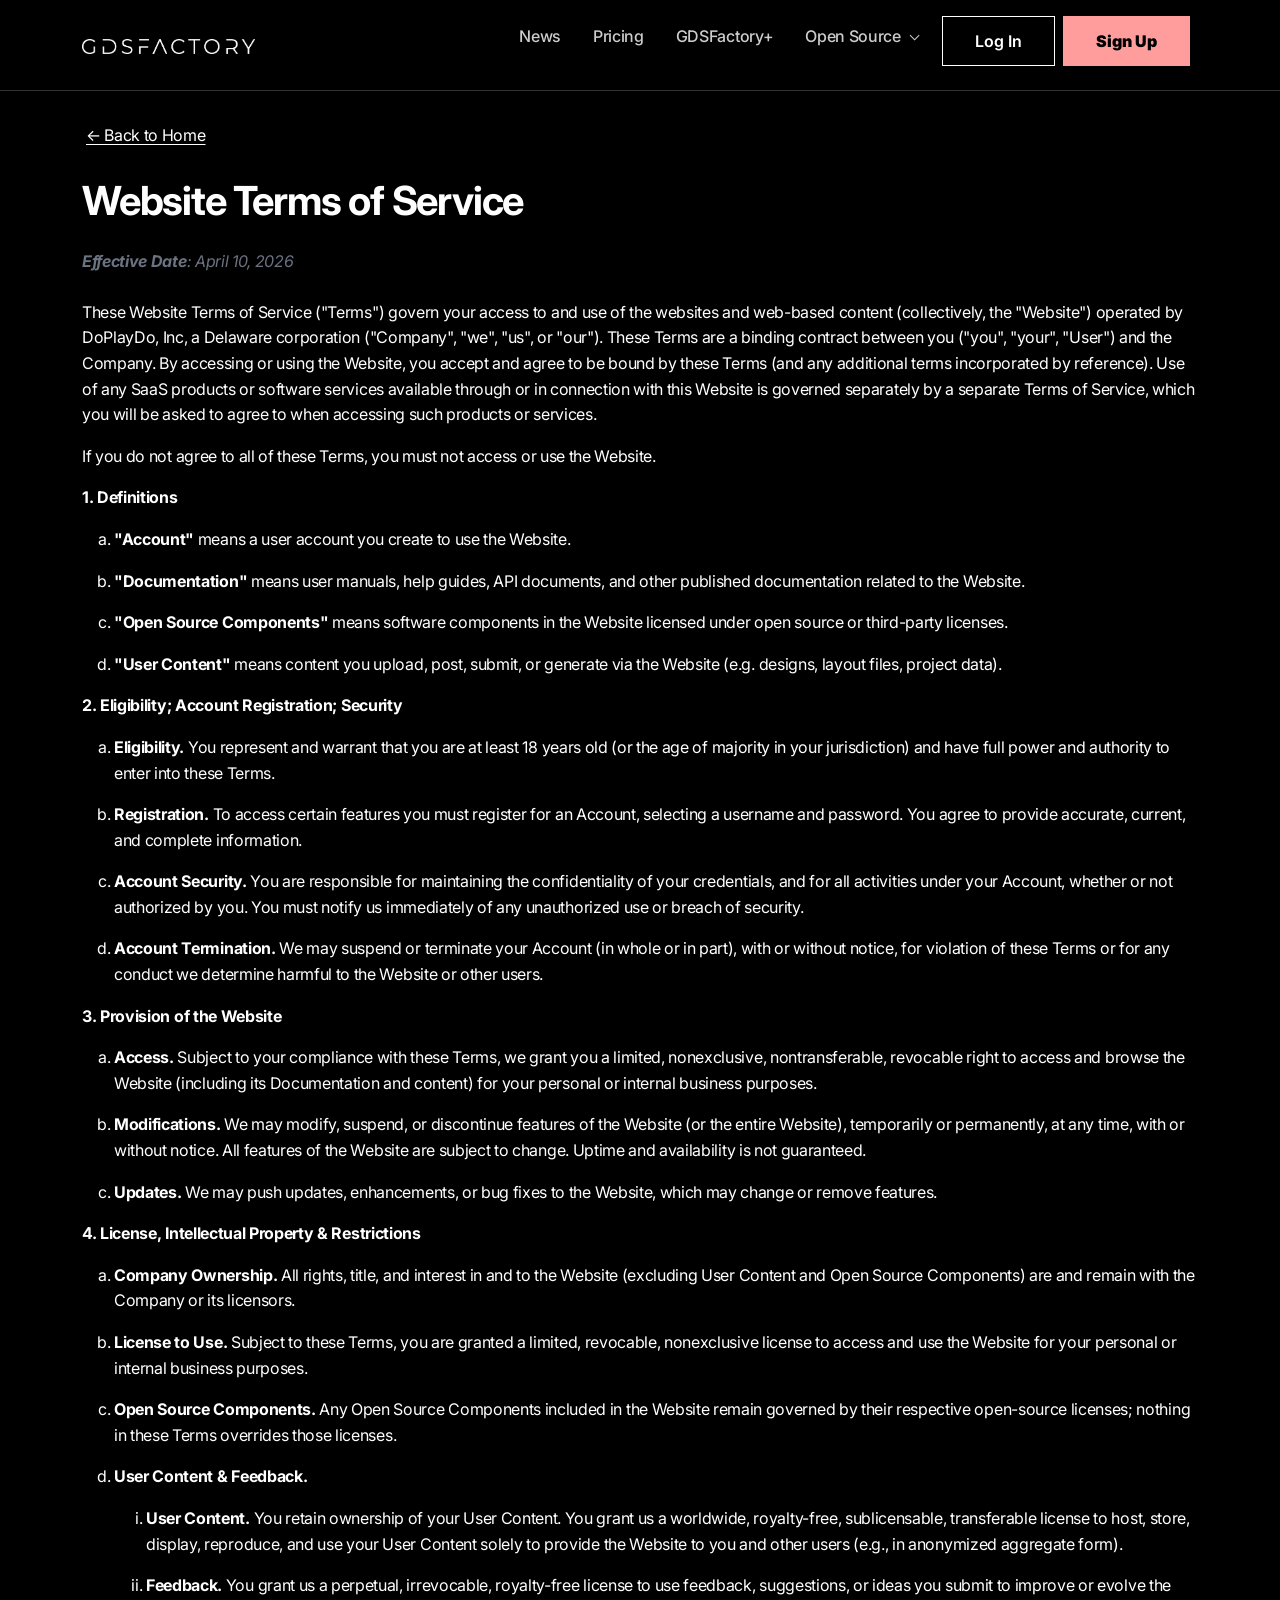
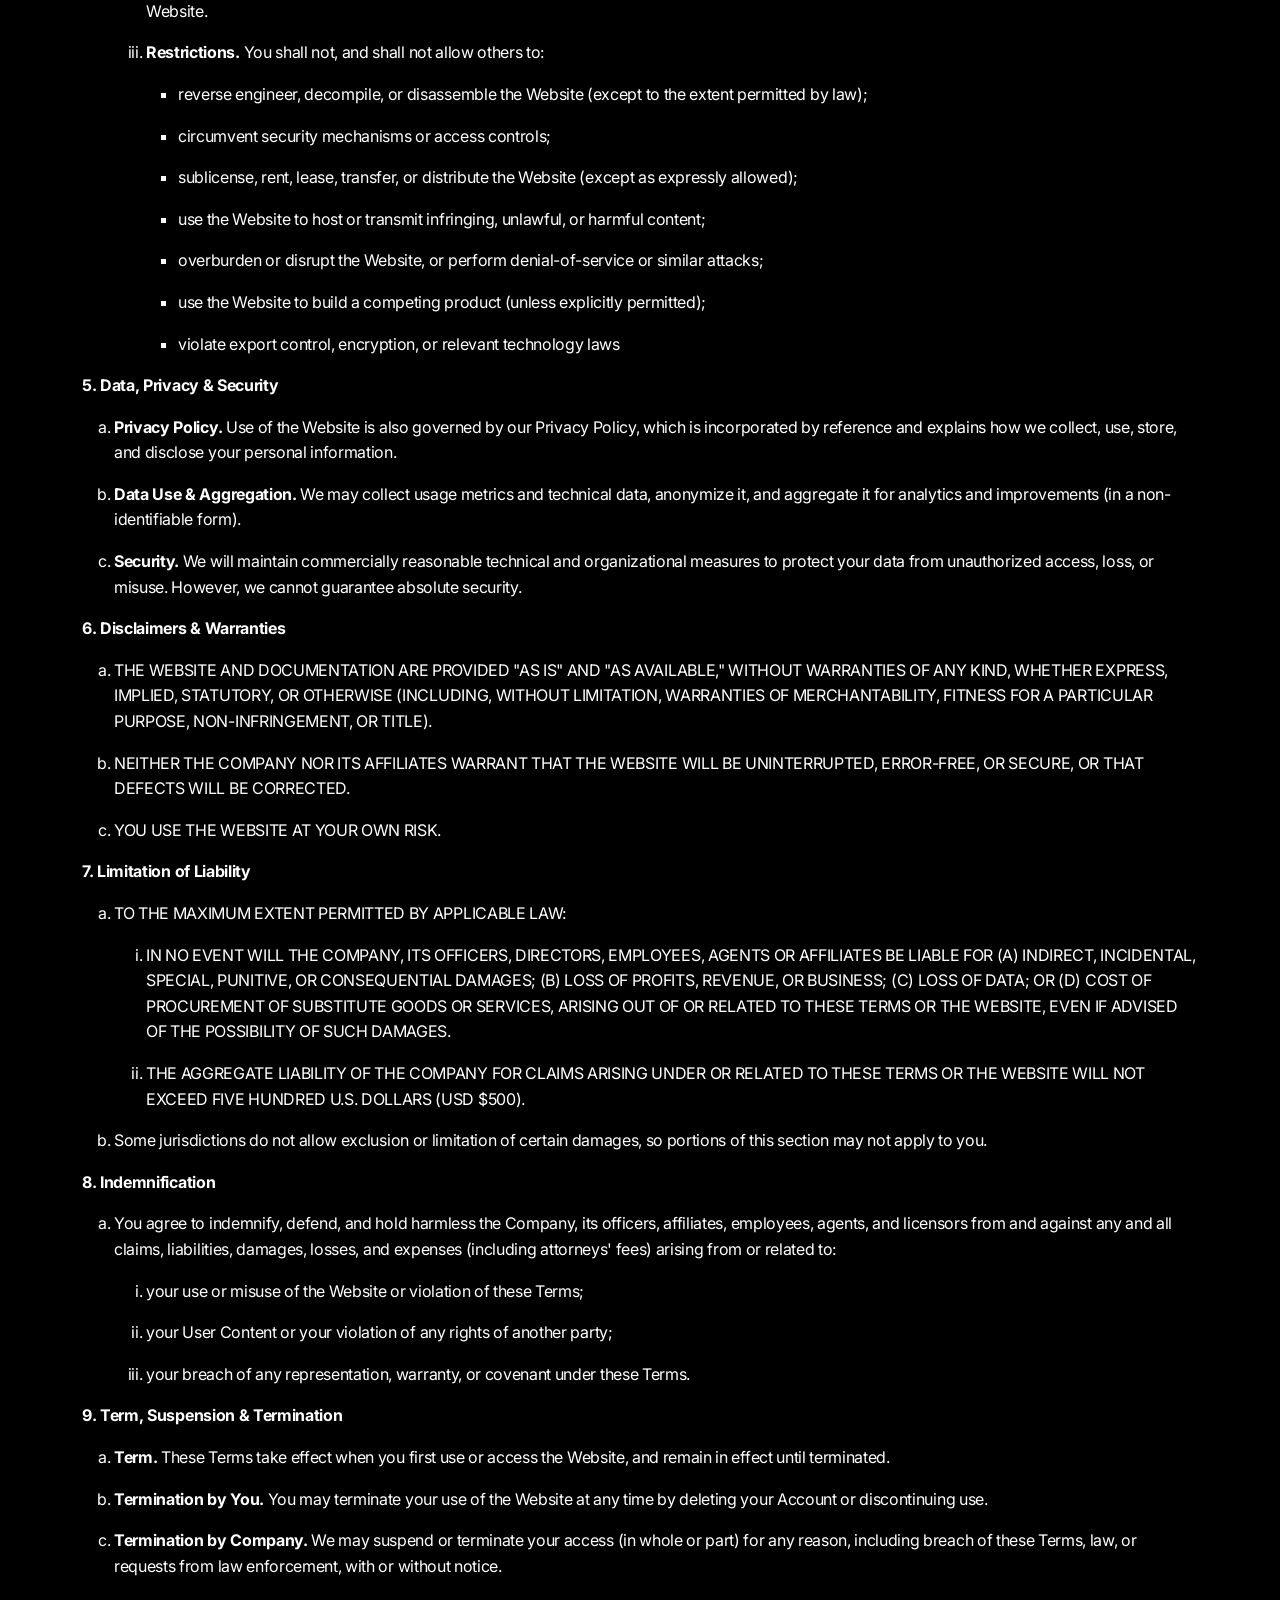
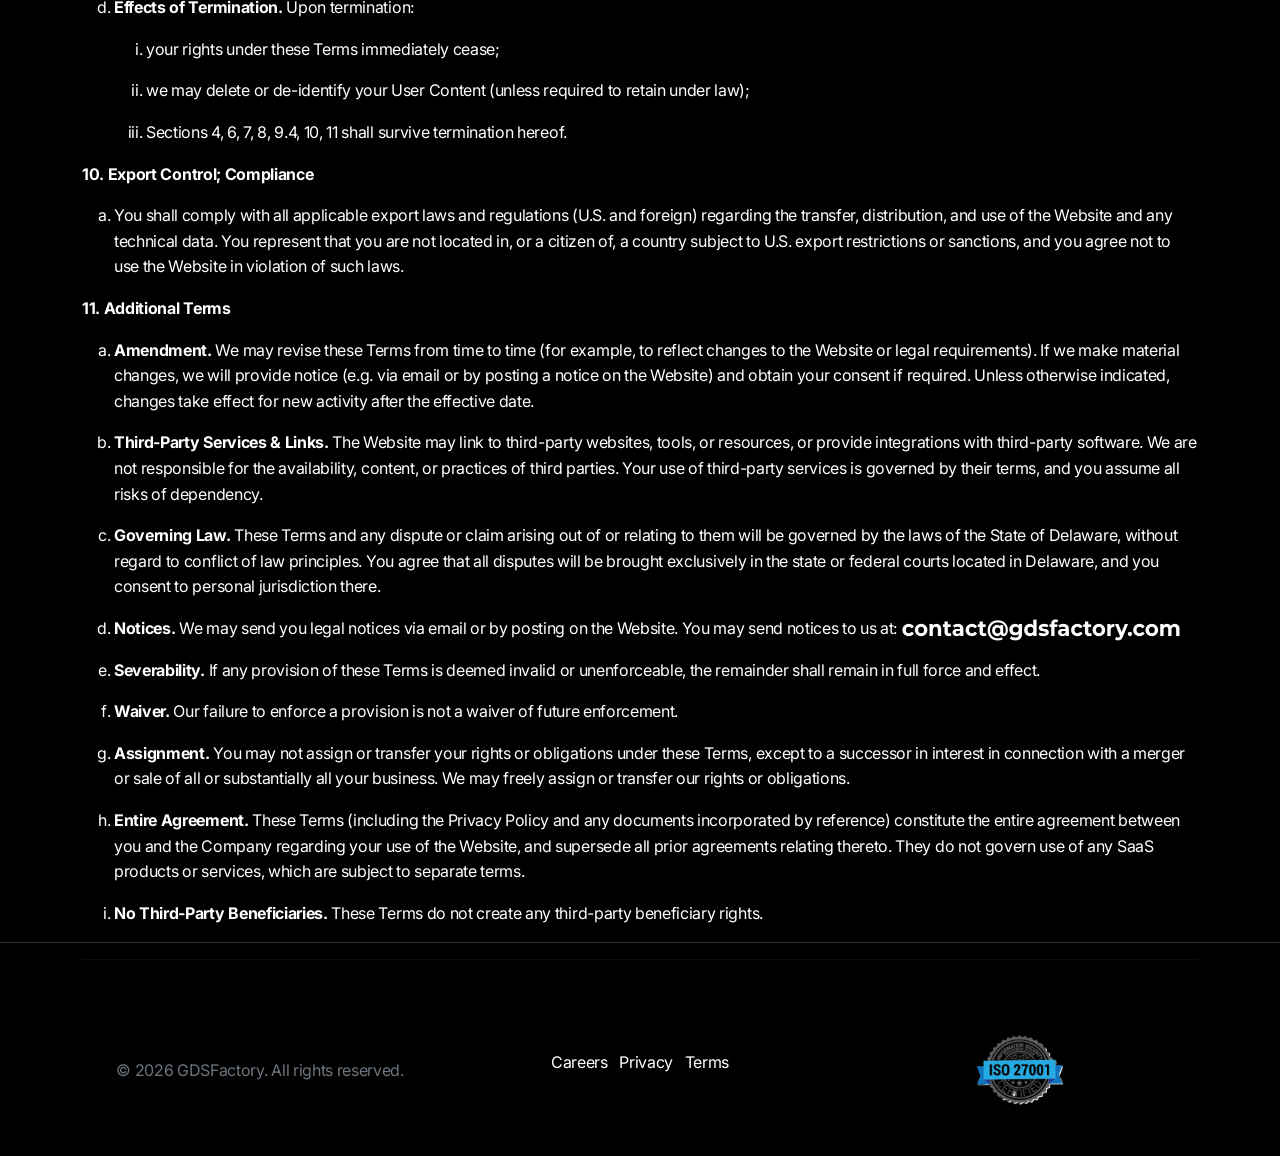
<file: terms/index.html>
<!DOCTYPE html>
<html lang="en">
<head><meta name="robots" content="noindex, nofollow">

  <meta charset="UTF-8" />
  <meta name="viewport" content="width=device-width, initial-scale=1" />
  <title>GDSFactory: Terms of Service</title>
  

  

  <!-- Favicon -->
  <link rel="icon" type="image/x-icon" href="/static/images/favicon.ico">
  <link rel="icon" type="image/png" href="/static/images/GDSF_square_logo.png">

  

  
  

  <link href="https://cdn.jsdelivr.net/npm/bootstrap@5.3.0/dist/css/bootstrap.min.css" integrity="sha384-9ndCyUaIbzAi2FUVXJi0CjmCapSmO7SnpJef0486qhLnuZ2cdeRhO02iuK6FUUVM" crossorigin="anonymous" rel="stylesheet" />
  <link rel="stylesheet" href="https://cdn.jsdelivr.net/npm/bootstrap-icons@1.11.2/font/bootstrap-icons.css" integrity="sha384-DeN988K4Vg0cDrUgVHjrVM0+ogMrXsv0AZYIH40/9VGpjC7zi8TFGdnPwL1EkU/T" crossorigin="anonymous">
  <link rel="stylesheet" href="/styles/styles.css" />

  
</head>
<body>

  <!-- Navigation Bar -->
  <nav class="navbar navbar-expand-md navbar-dark">
    <div class="container">
      <a class="navbar-brand" href="/">
        <img src="/static/images/GDSF_logo.png" alt="GDSFactory Logo" width="173" height="15">
      </a>

      <button class="navbar-toggler" type="button" data-bs-toggle="collapse" data-bs-target="#navbarNav">
        <span class="navbar-toggler-icon"></span>
      </button>

      <div class="collapse navbar-collapse justify-content-end" id="navbarNav">
        <ul class="navbar-nav">
          <li class="nav-item">
            <a class="nav-link" href="/news/">News</a>
          </li>
          <li class="nav-item">
            <a class="nav-link" href="/pricing/">Pricing</a>
          </li>
          <li class="nav-item">
            <a class="nav-link" href="https://gdsfactory.com/plus/">GDSFactory+</a>
          </li>
          <li class="nav-item dropdown me-2">
            <a class="nav-link dropdown-toggle" href="#" data-bs-toggle="dropdown" aria-expanded="false">
              Open Source
            </a>
            <ul class="dropdown-menu dropdown-menu-dark">
              <li class="dropdown-submenu">
                <button class="dropdown-item dropdown-toggle dropdown-submenu-toggle" type="button" aria-expanded="false">
                  Projects
                </button>
                <ul class="dropdown-menu dropdown-menu-dark">
                  <li><a class="dropdown-item" href="https://gdsfactory.github.io/gdsfactory">GDSFactory <span class="dropdown-item-desc">Layout</span></a></li>
                  <li><a class="dropdown-item" href="https://gdsfactory.github.io/gsim/">gSim <span class="dropdown-item-desc">FDTD &amp; FEM</span></a></li>
                  <li><a class="dropdown-item" href="https://gdsfactory.github.io/meow">MEOW <span class="dropdown-item-desc">Eigenmode Expansion (EME)</span></a></li>
                  <li><a class="dropdown-item" href="https://gdsfactory.github.io/sax">SAX <span class="dropdown-item-desc">Circuit — Frequency Domain</span></a></li>
                  <li><a class="dropdown-item" href="https://gdsfactory.github.io/circulax">Circulax <span class="dropdown-item-desc">Circuit — Time Domain</span></a></li>
                </ul>
              </li>
              <li><a class="dropdown-item" href="/open-source-philosophy/">Open Source Philosophy</a></li>
            </ul>
          </li>
          <li class="nav-item me-2 mb-2">
            <a class="btn btn-outline-light rounded-pill" href="https://plus.gdsfactory.com/dashboard">Log In</a>
          </li>
          <li class="nav-item me-2">
            <a class="btn btn-primary rounded-pill" href="https://plus.gdsfactory.com/auth/signup"><strong>Sign Up</strong></a>
          </li>
        </ul>
      </div>
    </div>
  </nav>

  
  <div class="section">
    <div class="container-lg">
      <div class="terms-content">
        <a href="/" class="back-link">
          ← Back to Home
        </a>

        <div class="margin-bottom margin-3xl">
          <h1>Website Terms of Service</h1>

          <div class="text-lg margin-top margin-base" style="font-style: italic; color: #6b7280;">
            <strong>Effective Date</strong>: April 10, 2026
          </div>
          &nbsp;

          <p>These Website Terms of Service ("Terms") govern your access to and
use of the websites and web-based content (collectively, the "Website")
operated by DoPlayDo, Inc, a Delaware corporation ("Company", "we",
"us", or "our"). These Terms are a binding contract between you ("you",
"your", "User") and the Company. By accessing or using the Website, you
accept and agree to be bound by these Terms (and any additional terms
incorporated by reference). Use of any SaaS products or software
services available through or in connection with this Website is
governed separately by a separate Terms of Service, which you will be
asked to agree to when accessing such products or services.</p>
<p>If you do not agree to all of these Terms, you must not access or use
the Website.</p>
<p><strong>1. Definitions</strong></p>
<ol type="a">
<li><p><strong>"Account"</strong> means a user account you create to use
the Website.</p></li>
<li><p><strong>"Documentation"</strong> means user manuals, help guides,
API documents, and other published documentation related to the
Website.</p></li>
<li><p><strong>"Open Source Components"</strong> means software
components in the Website licensed under open source or third-party
licenses.</p></li>
<li><p><strong>"User Content"</strong> means content you upload, post,
submit, or generate via the Website (e.g. designs, layout files, project
data).</p></li>
</ol>
<p><strong>2. Eligibility; Account Registration; Security</strong></p>
<ol type="a">
<li><p><strong>Eligibility.</strong> You represent and warrant that you
are at least 18 years old (or the age of majority in your jurisdiction)
and have full power and authority to enter into these Terms.</p></li>
<li><p><strong>Registration.</strong> To access certain features you
must register for an Account, selecting a username and password. You
agree to provide accurate, current, and complete information.</p></li>
<li><p><strong>Account Security.</strong> You are responsible for
maintaining the confidentiality of your credentials, and for all
activities under your Account, whether or not authorized by you. You
must notify us immediately of any unauthorized use or breach of
security.</p></li>
<li><p><strong>Account Termination.</strong> We may suspend or terminate
your Account (in whole or in part), with or without notice, for
violation of these Terms or for any conduct we determine harmful to the
Website or other users.</p></li>
</ol>
<p><strong>3. Provision of the Website</strong></p>
<ol type="a">
<li><p><strong>Access.</strong> Subject to your compliance with these
Terms, we grant you a limited, nonexclusive, nontransferable, revocable
right to access and browse the Website (including its Documentation and
content) for your personal or internal business purposes.</p></li>
<li><p><strong>Modifications.</strong> We may modify, suspend, or
discontinue features of the Website (or the entire Website), temporarily
or permanently, at any time, with or without notice. All features of the
Website are subject to change. Uptime and availability is not
guaranteed.</p></li>
<li><p><strong>Updates.</strong> We may push updates, enhancements, or
bug fixes to the Website, which may change or remove features.</p></li>
</ol>
<p><strong>4. License, Intellectual Property &amp;
Restrictions</strong></p>
<ol type="a">
<li><p><strong>Company Ownership.</strong> All rights, title, and
interest in and to the Website (excluding User Content and Open Source
Components) are and remain with the Company or its licensors.</p></li>
<li><p><strong>License to Use.</strong> Subject to these Terms, you are
granted a limited, revocable, nonexclusive license to access and use the
Website for your personal or internal business purposes.</p></li>
<li><p><strong>Open Source Components.</strong> Any Open Source
Components included in the Website remain governed by their respective
open-source licenses; nothing in these Terms overrides those
licenses.</p></li>
<li><p><strong>User Content &amp; Feedback.</strong></p>
<ol type="i">
<li><p><strong>User Content.</strong> You retain ownership of your User
Content. You grant us a worldwide, royalty-free, sublicensable,
transferable license to host, store, display, reproduce, and use your
User Content solely to provide the Website to you and other users (e.g.,
in anonymized aggregate form).</p></li>
<li><p><strong>Feedback.</strong> You grant us a perpetual, irrevocable,
royalty-free license to use feedback, suggestions, or ideas you submit
to improve or evolve the Website.</p></li>
<li><p><strong>Restrictions.</strong> You shall not, and shall not allow
others to:</p>
<ul>
<li><p>reverse engineer, decompile, or disassemble the Website (except
to the extent permitted by law);</p></li>
<li><p>circumvent security mechanisms or access controls;</p></li>
<li><p>sublicense, rent, lease, transfer, or distribute the Website
(except as expressly allowed);</p></li>
<li><p>use the Website to host or transmit infringing, unlawful, or
harmful content;</p></li>
<li><p>overburden or disrupt the Website, or perform denial-of-service
or similar attacks;</p></li>
<li><p>use the Website to build a competing product (unless explicitly
permitted);</p></li>
<li><p>violate export control, encryption, or relevant technology
laws</p></li>
</ul></li>
</ol></li>
</ol>
<p><strong>5. Data, Privacy &amp; Security</strong></p>
<ol type="a">
<li><p><strong>Privacy Policy.</strong> Use of the Website is also
governed by our Privacy Policy, which is incorporated by reference and
explains how we collect, use, store, and disclose your personal
information.</p></li>
<li><p><strong>Data Use &amp; Aggregation.</strong> We may collect usage
metrics and technical data, anonymize it, and aggregate it for analytics
and improvements (in a non-identifiable form).</p></li>
<li><p><strong>Security.</strong> We will maintain commercially
reasonable technical and organizational measures to protect your data
from unauthorized access, loss, or misuse. However, we cannot guarantee
absolute security.</p></li>
</ol>
<p><strong>6. Disclaimers &amp; Warranties</strong></p>
<ol type="a">
<li><p>THE WEBSITE AND DOCUMENTATION ARE PROVIDED "AS IS" AND "AS
AVAILABLE," WITHOUT WARRANTIES OF ANY KIND, WHETHER EXPRESS, IMPLIED,
STATUTORY, OR OTHERWISE (INCLUDING, WITHOUT LIMITATION, WARRANTIES OF
MERCHANTABILITY, FITNESS FOR A PARTICULAR PURPOSE, NON-INFRINGEMENT, OR
TITLE).</p></li>
<li><p>NEITHER THE COMPANY NOR ITS AFFILIATES WARRANT THAT THE WEBSITE
WILL BE UNINTERRUPTED, ERROR-FREE, OR SECURE, OR THAT DEFECTS WILL BE
CORRECTED.</p></li>
<li><p>YOU USE THE WEBSITE AT YOUR OWN RISK.</p></li>
</ol>
<p><strong>7. Limitation of Liability</strong></p>
<ol type="a">
<li><p>TO THE MAXIMUM EXTENT PERMITTED BY APPLICABLE LAW:</p>
<ol type="i">
<li><p>IN NO EVENT WILL THE COMPANY, ITS OFFICERS, DIRECTORS, EMPLOYEES,
AGENTS OR AFFILIATES BE LIABLE FOR (A) INDIRECT, INCIDENTAL, SPECIAL,
PUNITIVE, OR CONSEQUENTIAL DAMAGES; (B) LOSS OF PROFITS, REVENUE, OR
BUSINESS; (C) LOSS OF DATA; OR (D) COST OF PROCUREMENT OF SUBSTITUTE
GOODS OR SERVICES, ARISING OUT OF OR RELATED TO THESE TERMS OR THE
WEBSITE, EVEN IF ADVISED OF THE POSSIBILITY OF SUCH DAMAGES.</p></li>
<li><p>THE AGGREGATE LIABILITY OF THE COMPANY FOR CLAIMS ARISING UNDER
OR RELATED TO THESE TERMS OR THE WEBSITE WILL NOT EXCEED FIVE HUNDRED
U.S. DOLLARS (USD $500).</p></li>
</ol></li>
<li><p>Some jurisdictions do not allow exclusion or limitation of
certain damages, so portions of this section may not apply to
you.</p></li>
</ol>
<p><strong>8. Indemnification</strong></p>
<ol type="a">
<li><p>You agree to indemnify, defend, and hold harmless the Company,
its officers, affiliates, employees, agents, and licensors from and
against any and all claims, liabilities, damages, losses, and expenses
(including attorneys' fees) arising from or related to:</p>
<ol type="i">
<li><p>your use or misuse of the Website or violation of these
Terms;</p></li>
<li><p>your User Content or your violation of any rights of another
party;</p></li>
<li><p>your breach of any representation, warranty, or covenant under
these Terms.</p></li>
</ol></li>
</ol>
<p><strong>9. Term, Suspension &amp; Termination</strong></p>
<ol type="a">
<li><p><strong>Term.</strong> These Terms take effect when you first use
or access the Website, and remain in effect until terminated.</p></li>
<li><p><strong>Termination by You.</strong> You may terminate your use
of the Website at any time by deleting your Account or discontinuing
use.</p></li>
<li><p><strong>Termination by Company.</strong> We may suspend or
terminate your access (in whole or part) for any reason, including
breach of these Terms, law, or requests from law enforcement, with or
without notice.</p></li>
<li><p><strong>Effects of Termination.</strong> Upon termination:</p>
<ol type="i">
<li><p>your rights under these Terms immediately cease;</p></li>
<li><p>we may delete or de-identify your User Content (unless required
to retain under law);</p></li>
<li><p>Sections 4, 6, 7, 8, 9.4, 10, 11 shall survive termination
hereof.</p></li>
</ol></li>
</ol>
<p><strong>10. Export Control; Compliance</strong></p>
<ol type="a">
<li><p>You shall comply with all applicable export laws and regulations
(U.S. and foreign) regarding the transfer, distribution, and use of the
Website and any technical data. You represent that you are not located
in, or a citizen of, a country subject to U.S. export restrictions or
sanctions, and you agree not to use the Website in violation of such
laws.</p></li>
</ol>
<p><strong>11. Additional Terms</strong></p>
<ol type="a">
<li><p><strong>Amendment.</strong> We may revise these Terms from time
to time (for example, to reflect changes to the Website or legal
requirements). If we make material changes, we will provide notice (e.g.
via email or by posting a notice on the Website) and obtain your consent
if required. Unless otherwise indicated, changes take effect for new
activity after the effective date.</p></li>
<li><p><strong>Third-Party Services &amp; Links.</strong> The Website
may link to third-party websites, tools, or resources, or provide
integrations with third-party software. We are not responsible for the
availability, content, or practices of third parties. Your use of
third-party services is governed by their terms, and you assume all
risks of dependency.</p></li>
<li><p><strong>Governing Law.</strong> These Terms and any dispute or
claim arising out of or relating to them will be governed by the laws of
the State of Delaware, without regard to conflict of law principles. You
agree that all disputes will be brought exclusively in the state or
federal courts located in Delaware, and you consent to personal
jurisdiction there.</p></li>
<li><p><strong>Notices.</strong> We may send you legal notices via email
or by posting on the Website. You may send notices to us at:
<img src="/static/images/contact_email.webp" alt="Contact email address" width="280" height="24" loading="lazy" decoding="async" style="vertical-align: middle;" /></p></li>
<li><p><strong>Severability.</strong> If any provision of these Terms is
deemed invalid or unenforceable, the remainder shall remain in full
force and effect.</p></li>
<li><p><strong>Waiver.</strong> Our failure to enforce a provision is
not a waiver of future enforcement.</p></li>
<li><p><strong>Assignment.</strong> You may not assign or transfer your
rights or obligations under these Terms, except to a successor in
interest in connection with a merger or sale of all or substantially all
your business. We may freely assign or transfer our rights or
obligations.</p></li>
<li><p><strong>Entire Agreement.</strong> These Terms (including the
Privacy Policy and any documents incorporated by reference) constitute
the entire agreement between you and the Company regarding your use of
the Website, and supersede all prior agreements relating thereto. They
do not govern use of any SaaS products or services, which are subject to
separate terms.</p></li>
<li><p><strong>No Third-Party Beneficiaries.</strong> These Terms do not
create any third-party beneficiary rights.</p></li>
</ol>
        </div>
      </div>
    </div>
  </div>


  <!-- Footer -->
  <footer class="footer text-secondary">
    <div class="container">
      <hr class="section-divider">
      <div class="row align-items-center gy-4 pb-4 pt-4 my-3">
        <div class="col-md-4 text-center">
          <span>&copy; 2026 GDSFactory. All rights reserved.</span>
        </div>
        <div class="col-md-4">
          <ul class="list-inline text-center">
            <li class="list-inline-item"><a href="/careers/">Careers</a></li>
            <li class="list-inline-item"><a href="/privacy/">Privacy</a></li>
            <li class="list-inline-item"><a href="/terms/">Terms</a></li>
          </ul>
        </div>
        <div class="col-md-4">
          <div class="iso-certifications" role="group" aria-label="ISO certification">
            <img
              class="iso-certification-image"
              src="/static/certifications/iso-27001-badge.png"
              alt="ISO/IEC 27001:2022 certified"
              loading="lazy"
            />
          </div>
        </div>
      </div>
    </div>
  </footer>

  <script src="https://cdn.jsdelivr.net/npm/bootstrap@5.3.0/dist/js/bootstrap.bundle.min.js" integrity="sha384-geWF76RCwLtnZ8qwWowPQNguL3RmwHVBC9FhGdlKrxdiJJigb/j/68SIy3Te4Bkz" crossorigin="anonymous"></script>
  <script>
    const reduceMotion = window.matchMedia('(prefers-reduced-motion: reduce)').matches;
    // Autoplaying demo loops stay still for reduced-motion users, who can start them via controls.
    if (reduceMotion) {
      document.querySelectorAll('video[autoplay]').forEach(video => {
        video.removeAttribute('autoplay');
        video.pause();
        video.controls = true;
      });
    }
  </script>
</body>
</html>
</file>
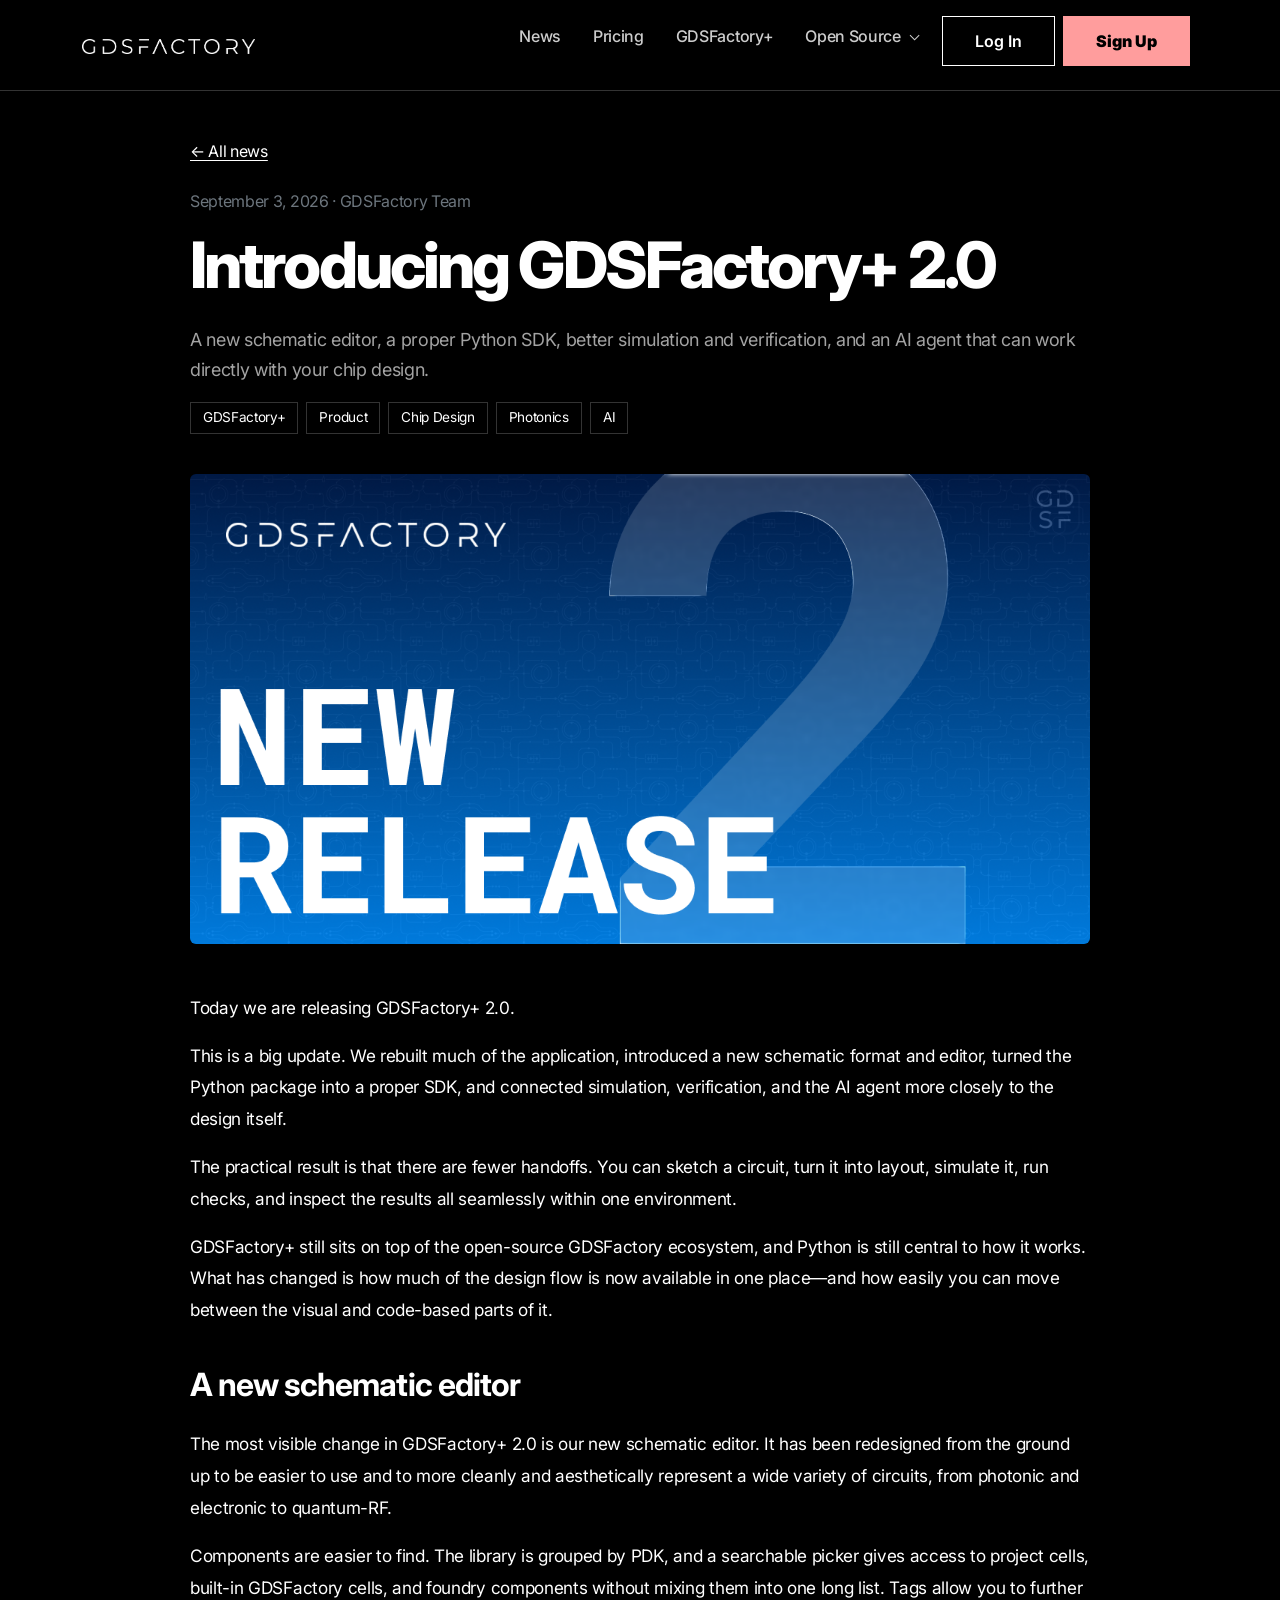
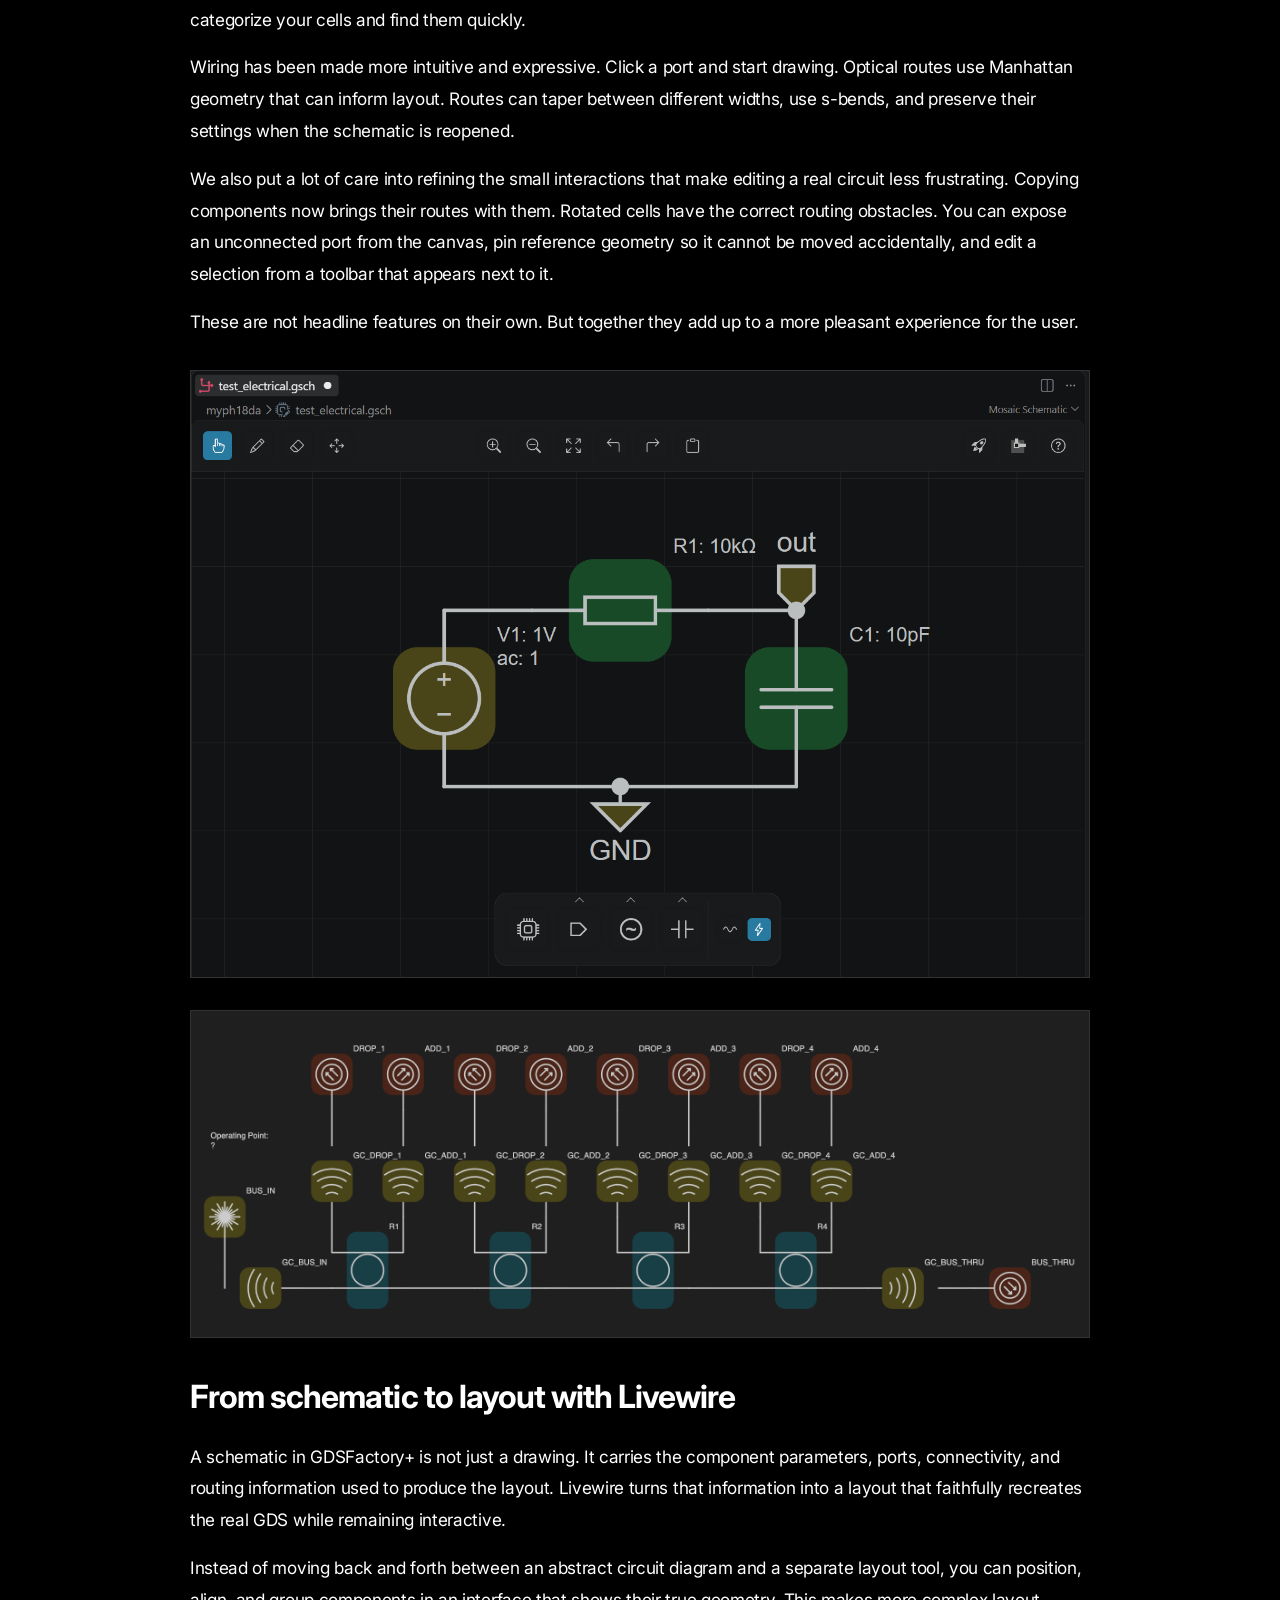
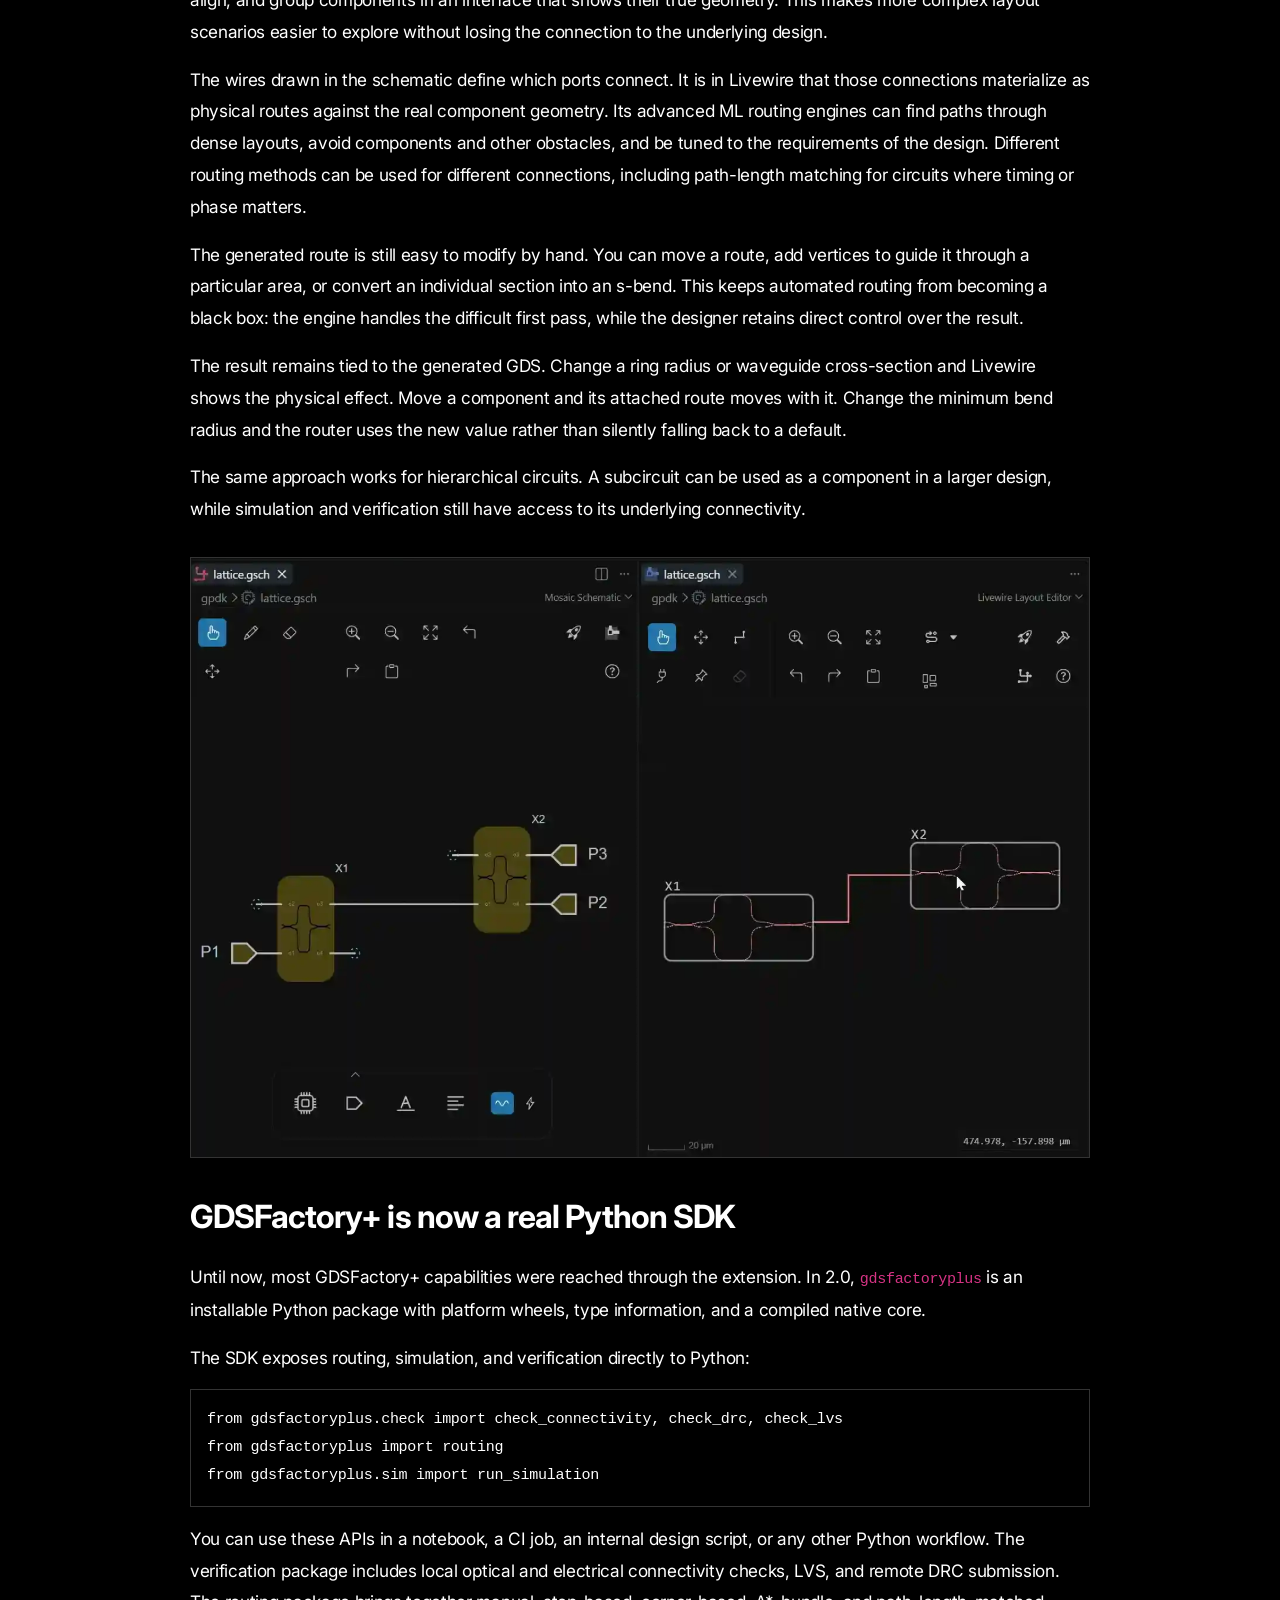
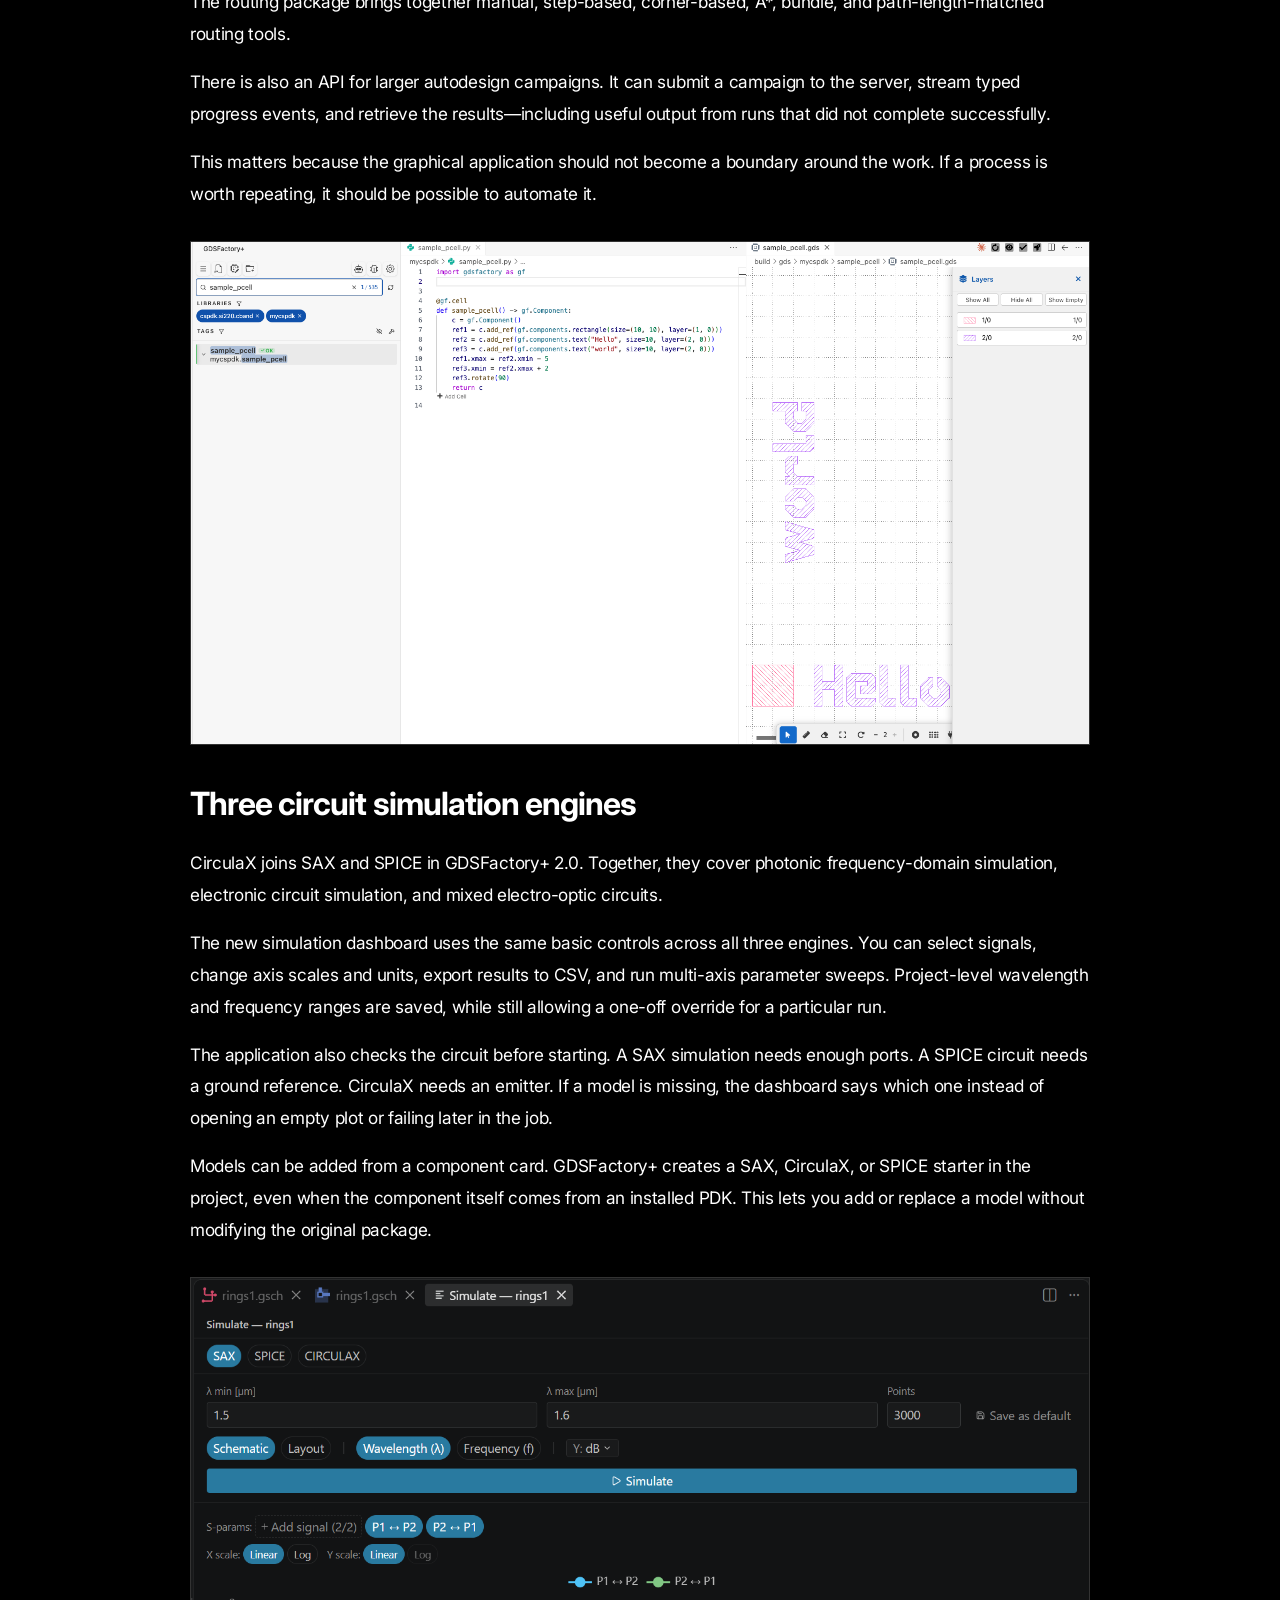
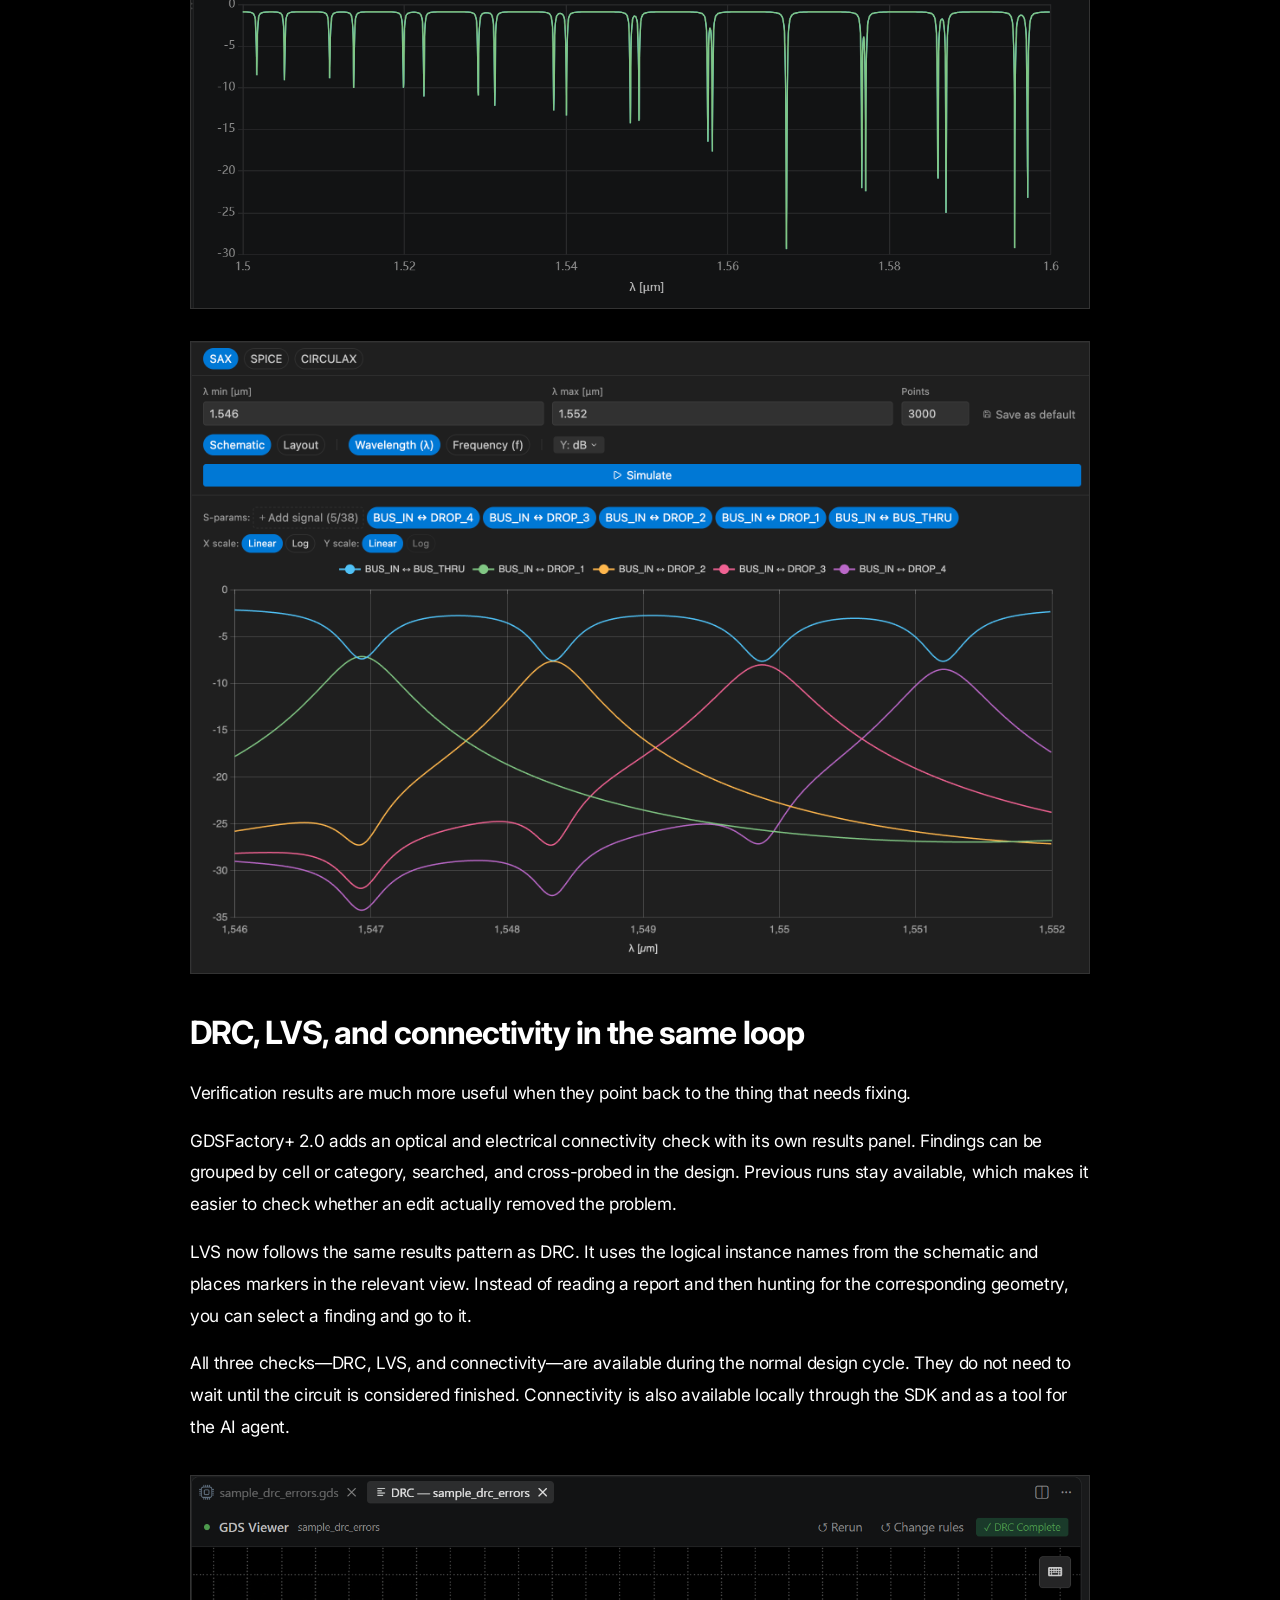
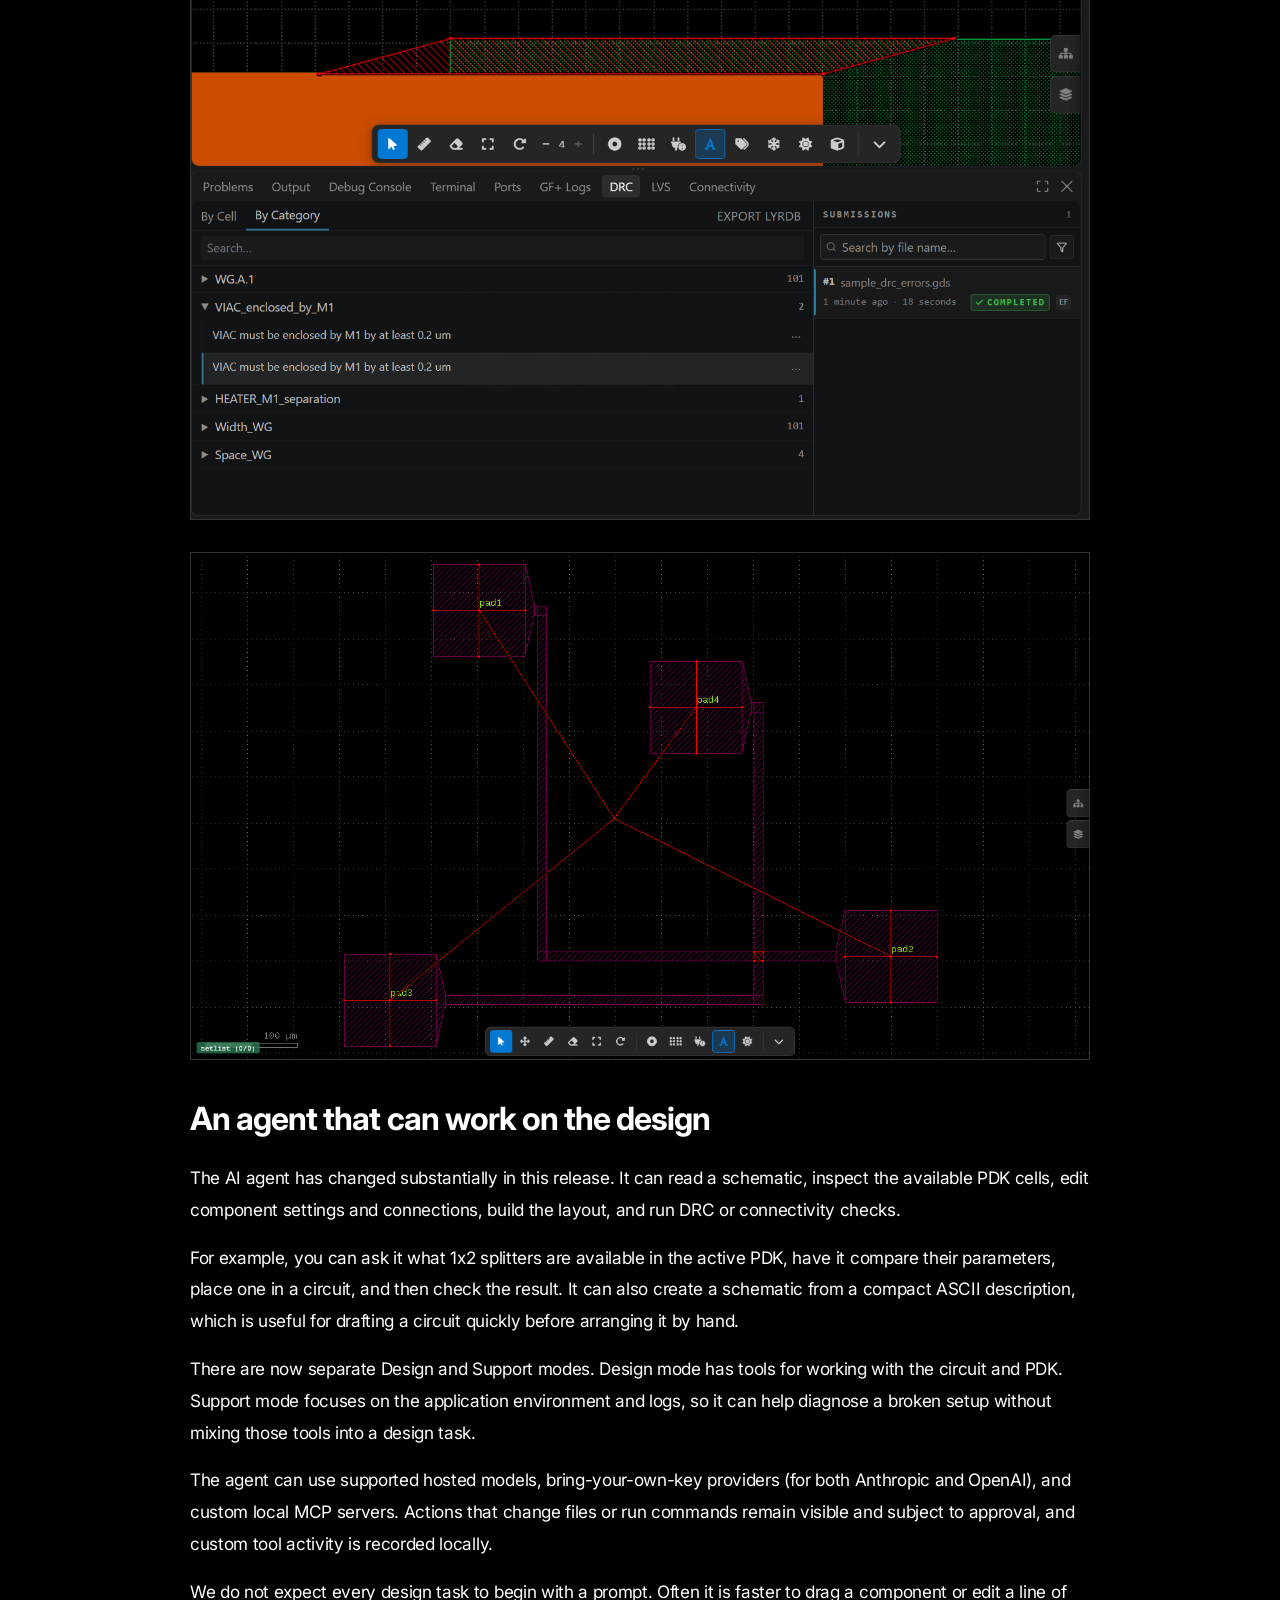
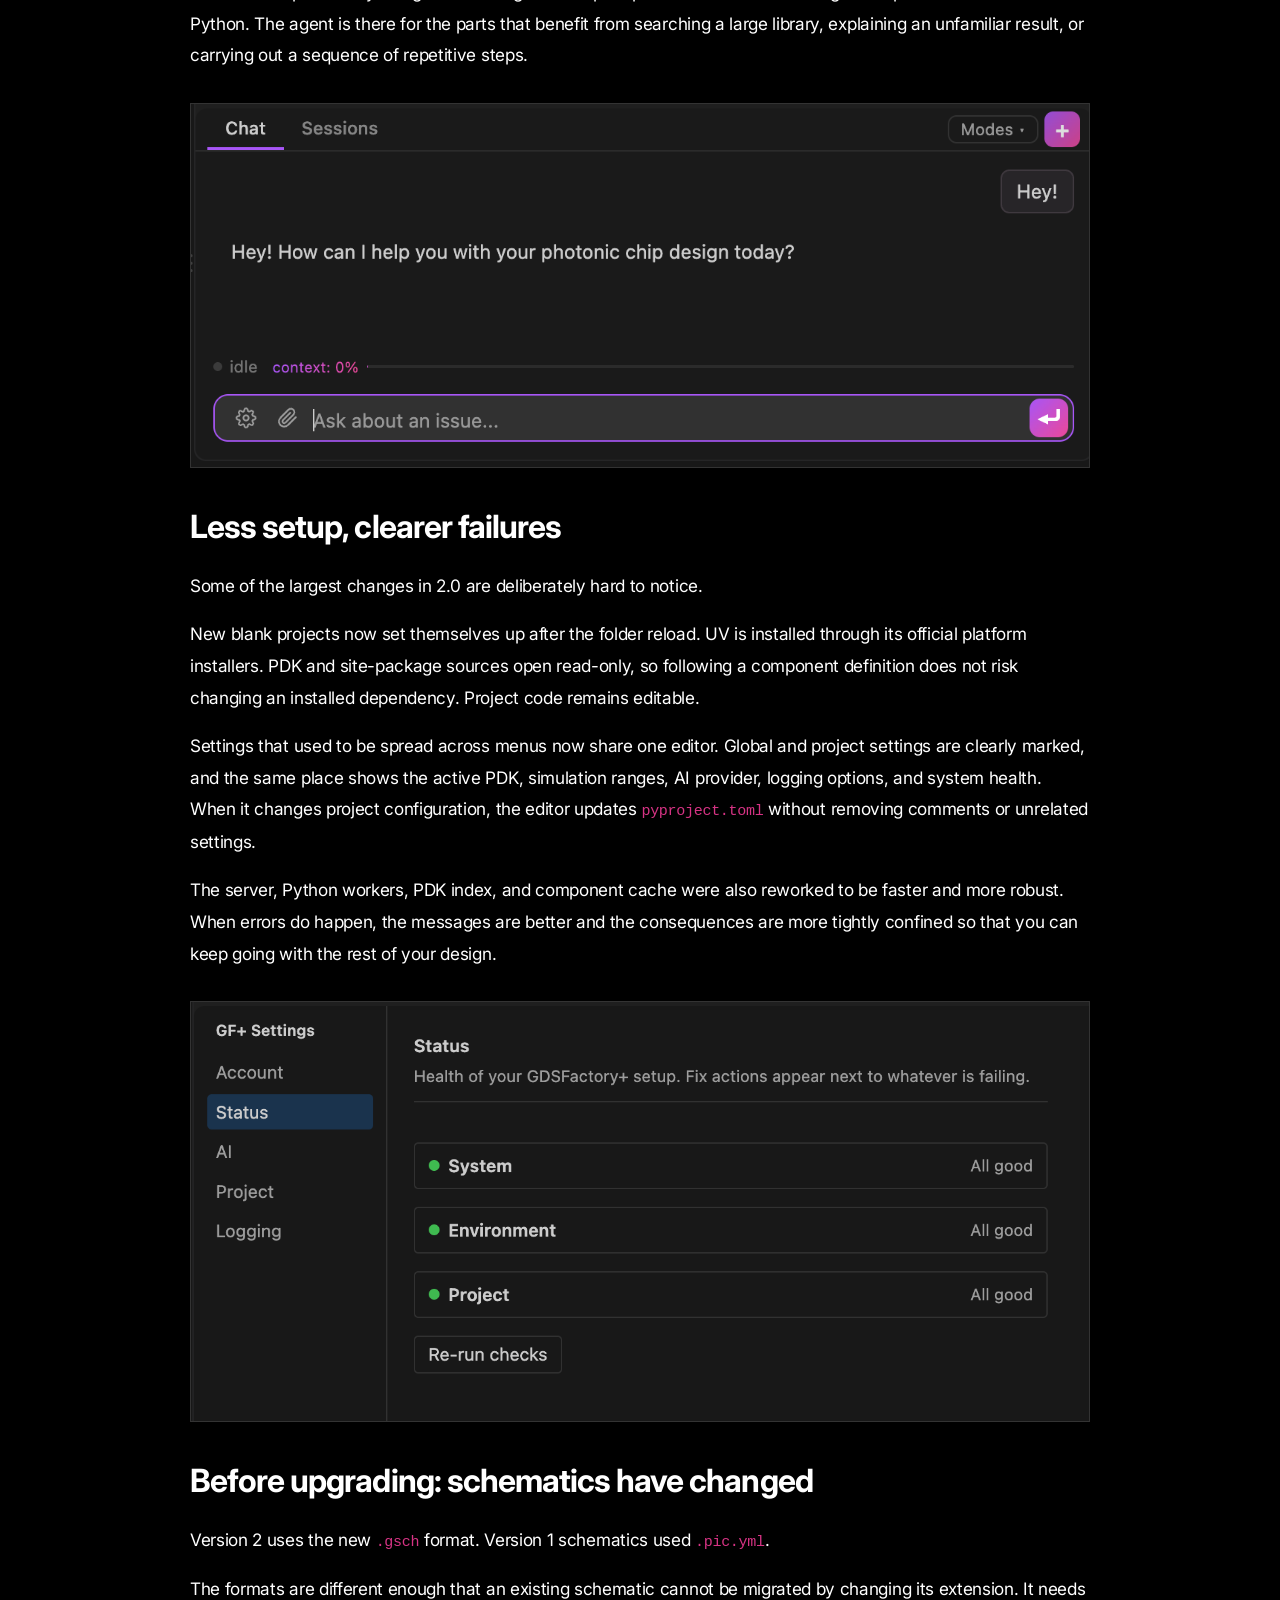
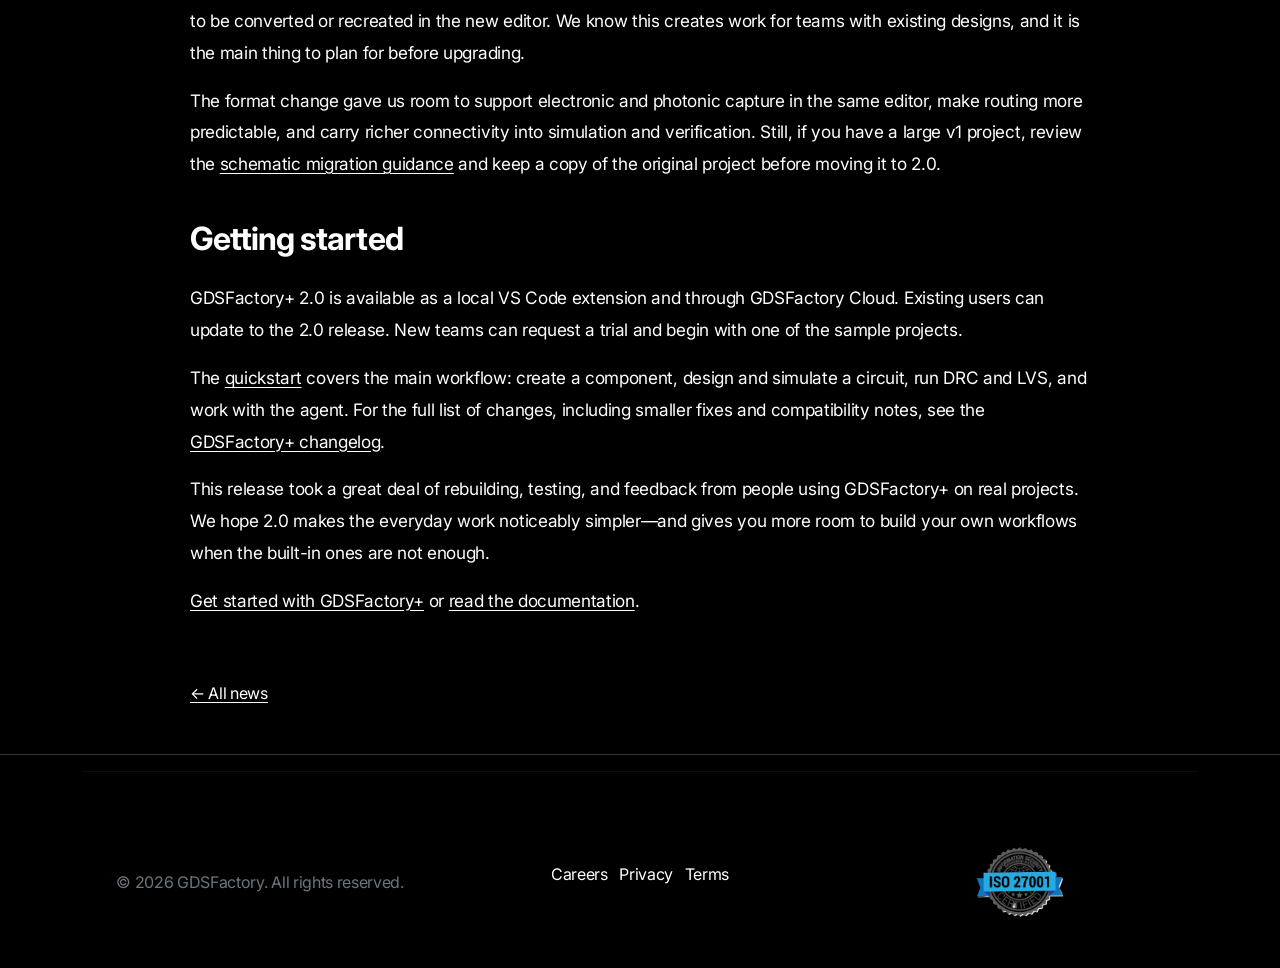
<file: news/introducing-gdsfactory-plus-2-0/index.html>
<!DOCTYPE html>
<html lang="en">
<head><meta name="robots" content="noindex, nofollow">

  <meta charset="UTF-8" />
  <meta name="viewport" content="width=device-width, initial-scale=1" />
  <title>Introducing GDSFactory+ 2.0</title>
  
  <link rel="canonical" href="https://gdsfactory.com/news/introducing-gdsfactory-plus-2-0/" />
  <meta property="og:type" content="article" />
  <meta property="og:title" content="Introducing GDSFactory+ 2.0" />
  <meta property="og:description" content="A new schematic editor, a proper Python SDK, better simulation and verification, and an AI agent that can work directly with your chip design." />
  <meta property="og:image" content="https://gdsfactory.com/static/images/news/gdsfactoryplus-2/introducing-gdsfactory-plus-2-0-cover.png" />
  <meta property="og:url" content="https://gdsfactory.com/news/introducing-gdsfactory-plus-2-0/" />
  <meta name="twitter:card" content="summary_large_image" />
  

  

  <!-- Favicon -->
  <link rel="icon" type="image/x-icon" href="/static/images/favicon.ico">
  <link rel="icon" type="image/png" href="/static/images/GDSF_square_logo.png">

  

  <meta name="description" content="A new schematic editor, a proper Python SDK, better simulation and verification, and an AI agent that can work directly with your chip design." />
  

  <link href="https://cdn.jsdelivr.net/npm/bootstrap@5.3.0/dist/css/bootstrap.min.css" integrity="sha384-9ndCyUaIbzAi2FUVXJi0CjmCapSmO7SnpJef0486qhLnuZ2cdeRhO02iuK6FUUVM" crossorigin="anonymous" rel="stylesheet" />
  <link rel="stylesheet" href="https://cdn.jsdelivr.net/npm/bootstrap-icons@1.11.2/font/bootstrap-icons.css" integrity="sha384-DeN988K4Vg0cDrUgVHjrVM0+ogMrXsv0AZYIH40/9VGpjC7zi8TFGdnPwL1EkU/T" crossorigin="anonymous">
  <link rel="stylesheet" href="/styles/styles.css" />

  
</head>
<body>

  <!-- Navigation Bar -->
  <nav class="navbar navbar-expand-md navbar-dark">
    <div class="container">
      <a class="navbar-brand" href="/">
        <img src="/static/images/GDSF_logo.png" alt="GDSFactory Logo" width="173" height="15">
      </a>

      <button class="navbar-toggler" type="button" data-bs-toggle="collapse" data-bs-target="#navbarNav">
        <span class="navbar-toggler-icon"></span>
      </button>

      <div class="collapse navbar-collapse justify-content-end" id="navbarNav">
        <ul class="navbar-nav">
          <li class="nav-item">
            <a class="nav-link" href="/news/">News</a>
          </li>
          <li class="nav-item">
            <a class="nav-link" href="/pricing/">Pricing</a>
          </li>
          <li class="nav-item">
            <a class="nav-link" href="https://gdsfactory.com/plus/">GDSFactory+</a>
          </li>
          <li class="nav-item dropdown me-2">
            <a class="nav-link dropdown-toggle" href="#" data-bs-toggle="dropdown" aria-expanded="false">
              Open Source
            </a>
            <ul class="dropdown-menu dropdown-menu-dark">
              <li class="dropdown-submenu">
                <button class="dropdown-item dropdown-toggle dropdown-submenu-toggle" type="button" aria-expanded="false">
                  Projects
                </button>
                <ul class="dropdown-menu dropdown-menu-dark">
                  <li><a class="dropdown-item" href="https://gdsfactory.github.io/gdsfactory">GDSFactory <span class="dropdown-item-desc">Layout</span></a></li>
                  <li><a class="dropdown-item" href="https://gdsfactory.github.io/gsim/">gSim <span class="dropdown-item-desc">FDTD &amp; FEM</span></a></li>
                  <li><a class="dropdown-item" href="https://gdsfactory.github.io/meow">MEOW <span class="dropdown-item-desc">Eigenmode Expansion (EME)</span></a></li>
                  <li><a class="dropdown-item" href="https://gdsfactory.github.io/sax">SAX <span class="dropdown-item-desc">Circuit — Frequency Domain</span></a></li>
                  <li><a class="dropdown-item" href="https://gdsfactory.github.io/circulax">Circulax <span class="dropdown-item-desc">Circuit — Time Domain</span></a></li>
                </ul>
              </li>
              <li><a class="dropdown-item" href="/open-source-philosophy/">Open Source Philosophy</a></li>
            </ul>
          </li>
          <li class="nav-item me-2 mb-2">
            <a class="btn btn-outline-light rounded-pill" href="https://plus.gdsfactory.com/dashboard">Log In</a>
          </li>
          <li class="nav-item me-2">
            <a class="btn btn-primary rounded-pill" href="https://plus.gdsfactory.com/auth/signup"><strong>Sign Up</strong></a>
          </li>
        </ul>
      </div>
    </div>
  </nav>

  <main class="container py-5">
  <article class="news-article mx-auto">
    <header class="mb-5">
      <a href="/news/" class="d-inline-block mb-4">&larr; All news</a>
      <p class="text-secondary"><time datetime="2026-09-03">September 3, 2026</time> &middot; GDSFactory Team</p>
      <h1 class="display-4">Introducing GDSFactory+ 2.0</h1>
      <p class="lead">A new schematic editor, a proper Python SDK, better simulation and verification, and an AI agent that can work directly with your chip design.</p>
      <ul class="news-tags list-inline" aria-label="Topics">
        <li class="list-inline-item">GDSFactory+</li><li class="list-inline-item">Product</li><li class="list-inline-item">Chip Design</li><li class="list-inline-item">Photonics</li><li class="list-inline-item">AI</li>
      </ul>
      <img class="img-fluid rounded mt-3" src="/static/images/news/gdsfactoryplus-2/introducing-gdsfactory-plus-2-0-cover.png" alt="Introducing GDSFactory+ 2.0" />
    </header>
    <div class="news-body"><p>Today we are releasing GDSFactory+ 2.0.</p>
<p>This is a big update. We rebuilt much of the application, introduced a new schematic format and editor, turned the Python package into a proper SDK, and connected simulation, verification, and the AI agent more closely to the design itself.</p>
<p>The practical result is that there are fewer handoffs. You can sketch a circuit, turn it into layout, simulate it, run checks, and inspect the results all seamlessly within one environment.</p>
<p>GDSFactory+ still sits on top of the open-source GDSFactory ecosystem, and Python is still central to how it works. What has changed is how much of the design flow is now available in one place—and how easily you can move between the visual and code-based parts of it.</p>
<h2>A new schematic editor</h2>
<p>The most visible change in GDSFactory+ 2.0 is our new schematic editor. It has been redesigned from the ground up to be easier to use and to more cleanly and aesthetically represent a wide variety of circuits, from photonic and electronic to quantum-RF.</p>
<p>Components are easier to find. The library is grouped by PDK, and a searchable picker gives access to project cells, built-in GDSFactory cells, and foundry components without mixing them into one long list. Tags allow you to further categorize your cells and find them quickly.</p>
<p>Wiring has been made more intuitive and expressive. Click a port and start drawing. Optical routes use Manhattan geometry that can inform layout. Routes can taper between different widths, use s-bends, and preserve their settings when the schematic is reopened.</p>
<p>We also put a lot of care into refining the small interactions that make editing a real circuit less frustrating. Copying components now brings their routes with them. Rotated cells have the correct routing obstacles. You can expose an unconnected port from the canvas, pin reference geometry so it cannot be moved accidentally, and edit a selection from a toolbar that appears next to it.</p>
<p>These are not headline features on their own. But together they add up to a more pleasant experience for the user.</p>
<p><img src="/static/images/news/gdsfactoryplus-2/schematic-electrical-circuit.png" alt="Electrical RC circuit in the GDSFactory+ schematic editor"></p>
<p><img src="/static/images/news/gdsfactoryplus-2/schematic-photonic-demux.png" alt="Photonic demultiplexer schematic in the GDSFactory+ editor"></p>
<h2>From schematic to layout with Livewire</h2>
<p>A schematic in GDSFactory+ is not just a drawing. It carries the component parameters, ports, connectivity, and routing information used to produce the layout. Livewire turns that information into a layout that faithfully recreates the real GDS while remaining interactive.</p>
<p>Instead of moving back and forth between an abstract circuit diagram and a separate layout tool, you can position, align, and group components in an interface that shows their true geometry. This makes more complex layout scenarios easier to explore without losing the connection to the underlying design.</p>
<p>The wires drawn in the schematic define which ports connect. It is in Livewire that those connections materialize as physical routes against the real component geometry. Its advanced ML routing engines can find paths through dense layouts, avoid components and other obstacles, and be tuned to the requirements of the design. Different routing methods can be used for different connections, including path-length matching for circuits where timing or phase matters.</p>
<p>The generated route is still easy to modify by hand. You can move a route, add vertices to guide it through a particular area, or convert an individual section into an s-bend. This keeps automated routing from becoming a black box: the engine handles the difficult first pass, while the designer retains direct control over the result.</p>
<p>The result remains tied to the generated GDS. Change a ring radius or waveguide cross-section and Livewire shows the physical effect. Move a component and its attached route moves with it. Change the minimum bend radius and the router uses the new value rather than silently falling back to a default.</p>
<p>The same approach works for hierarchical circuits. A subcircuit can be used as a component in a larger design, while simulation and verification still have access to its underlying connectivity.</p>
<p><img src="/static/images/news/gdsfactoryplus-2/livewire-layout-and-gds.png" alt="Livewire layout beside the generated GDS view"></p>
<h2>GDSFactory+ is now a real Python SDK</h2>
<p>Until now, most GDSFactory+ capabilities were reached through the extension. In 2.0, <code>gdsfactoryplus</code> is an installable Python package with platform wheels, type information, and a compiled native core.</p>
<p>The SDK exposes routing, simulation, and verification directly to Python:</p>
<pre><code class="language-python">from gdsfactoryplus.check import check_connectivity, check_drc, check_lvs
from gdsfactoryplus import routing
from gdsfactoryplus.sim import run_simulation
</code></pre>
<p>You can use these APIs in a notebook, a CI job, an internal design script, or any other Python workflow. The verification package includes local optical and electrical connectivity checks, LVS, and remote DRC submission. The routing package brings together manual, step-based, corner-based, A*, bundle, and path-length-matched routing tools.</p>
<p>There is also an API for larger autodesign campaigns. It can submit a campaign to the server, stream typed progress events, and retrieve the results—including useful output from runs that did not complete successfully.</p>
<p>This matters because the graphical application should not become a boundary around the work. If a process is worth repeating, it should be possible to automate it.</p>
<p><img src="/static/images/news/gdsfactoryplus-2/python-and-gds-viewer.png" alt="Python component code beside its GDS result"></p>
<h2>Three circuit simulation engines</h2>
<p>CirculaX joins SAX and SPICE in GDSFactory+ 2.0. Together, they cover photonic frequency-domain simulation, electronic circuit simulation, and mixed electro-optic circuits.</p>
<p>The new simulation dashboard uses the same basic controls across all three engines. You can select signals, change axis scales and units, export results to CSV, and run multi-axis parameter sweeps. Project-level wavelength and frequency ranges are saved, while still allowing a one-off override for a particular run.</p>
<p>The application also checks the circuit before starting. A SAX simulation needs enough ports. A SPICE circuit needs a ground reference. CirculaX needs an emitter. If a model is missing, the dashboard says which one instead of opening an empty plot or failing later in the job.</p>
<p>Models can be added from a component card. GDSFactory+ creates a SAX, CirculaX, or SPICE starter in the project, even when the component itself comes from an installed PDK. This lets you add or replace a model without modifying the original package.</p>
<p><img src="/static/images/news/gdsfactoryplus-2/simulation-results.png" alt="SAX simulation dashboard with multiple wavelength traces"></p>
<p><img src="/static/images/news/gdsfactoryplus-2/simulation-multitrace-sax.png" alt="SAX simulation dashboard showing five signals across a wavelength sweep"></p>
<h2>DRC, LVS, and connectivity in the same loop</h2>
<p>Verification results are much more useful when they point back to the thing that needs fixing.</p>
<p>GDSFactory+ 2.0 adds an optical and electrical connectivity check with its own results panel. Findings can be grouped by cell or category, searched, and cross-probed in the design. Previous runs stay available, which makes it easier to check whether an edit actually removed the problem.</p>
<p>LVS now follows the same results pattern as DRC. It uses the logical instance names from the schematic and places markers in the relevant view. Instead of reading a report and then hunting for the corresponding geometry, you can select a finding and go to it.</p>
<p>All three checks—DRC, LVS, and connectivity—are available during the normal design cycle. They do not need to wait until the circuit is considered finished. Connectivity is also available locally through the SDK and as a tool for the AI agent.</p>
<p><img src="/static/images/news/gdsfactoryplus-2/drc-results-panel.png" alt="DRC results panel with a selected VIAC enclosure finding"></p>
<p><img src="/static/images/news/gdsfactoryplus-2/lvs-layout-view.png" alt="LVS layout view showing a routed pad network"></p>
<h2>An agent that can work on the design</h2>
<p>The AI agent has changed substantially in this release. It can read a schematic, inspect the available PDK cells, edit component settings and connections, build the layout, and run DRC or connectivity checks.</p>
<p>For example, you can ask it what 1x2 splitters are available in the active PDK, have it compare their parameters, place one in a circuit, and then check the result. It can also create a schematic from a compact ASCII description, which is useful for drafting a circuit quickly before arranging it by hand.</p>
<p>There are now separate Design and Support modes. Design mode has tools for working with the circuit and PDK. Support mode focuses on the application environment and logs, so it can help diagnose a broken setup without mixing those tools into a design task.</p>
<p>The agent can use supported hosted models, bring-your-own-key providers (for both Anthropic and OpenAI), and custom local MCP servers. Actions that change files or run commands remain visible and subject to approval, and custom tool activity is recorded locally.</p>
<p>We do not expect every design task to begin with a prompt. Often it is faster to drag a component or edit a line of Python. The agent is there for the parts that benefit from searching a large library, explaining an unfamiliar result, or carrying out a sequence of repetitive steps.</p>
<p><img src="/static/images/news/gdsfactoryplus-2/agent-chat.png" alt="GDSFactory+ agent chat in Design mode"></p>
<h2>Less setup, clearer failures</h2>
<p>Some of the largest changes in 2.0 are deliberately hard to notice.</p>
<p>New blank projects now set themselves up after the folder reload. UV is installed through its official platform installers. PDK and site-package sources open read-only, so following a component definition does not risk changing an installed dependency. Project code remains editable.</p>
<p>Settings that used to be spread across menus now share one editor. Global and project settings are clearly marked, and the same place shows the active PDK, simulation ranges, AI provider, logging options, and system health. When it changes project configuration, the editor updates <code>pyproject.toml</code> without removing comments or unrelated settings.</p>
<p>The server, Python workers, PDK index, and component cache were also reworked to be faster and more robust. When errors do happen, the messages are better and the consequences are more tightly confined so that you can keep going with the rest of your design.</p>
<p><img src="/static/images/news/gdsfactoryplus-2/settings-health.png" alt="GDSFactory+ settings page showing system, environment, and project health"></p>
<h2>Before upgrading: schematics have changed</h2>
<p>Version 2 uses the new <code>.gsch</code> format. Version 1 schematics used <code>.pic.yml</code>.</p>
<p>The formats are different enough that an existing schematic cannot be migrated by changing its extension. It needs to be converted or recreated in the new editor. We know this creates work for teams with existing designs, and it is the main thing to plan for before upgrading.</p>
<p>The format change gave us room to support electronic and photonic capture in the same editor, make routing more predictable, and carry richer connectivity into simulation and verification. Still, if you have a large v1 project, review the <a href="https://gdsfactory.com/plus/v2/cli/#gfp-scm">schematic migration guidance</a> and keep a copy of the original project before moving it to 2.0.</p>
<h2>Getting started</h2>
<p>GDSFactory+ 2.0 is available as a local VS Code extension and through GDSFactory Cloud. Existing users can update to the 2.0 release. New teams can request a trial and begin with one of the sample projects.</p>
<p>The <a href="https://gdsfactory.com/plus/quickstart/">quickstart</a> covers the main workflow: create a component, design and simulate a circuit, run DRC and LVS, and work with the agent. For the full list of changes, including smaller fixes and compatibility notes, see the <a href="https://gdsfactory.com/plus/changelog/">GDSFactory+ changelog</a>.</p>
<p>This release took a great deal of rebuilding, testing, and feedback from people using GDSFactory+ on real projects. We hope 2.0 makes the everyday work noticeably simpler—and gives you more room to build your own workflows when the built-in ones are not enough.</p>
<p><a href="https://gdsfactory.com/">Get started with GDSFactory+</a> or <a href="https://gdsfactory.com/plus/">read the documentation</a>.</p>
</div>
    <a href="/news/" class="d-inline-block mt-5">&larr; All news</a>
  </article>
</main>


  <!-- Footer -->
  <footer class="footer text-secondary">
    <div class="container">
      <hr class="section-divider">
      <div class="row align-items-center gy-4 pb-4 pt-4 my-3">
        <div class="col-md-4 text-center">
          <span>&copy; 2026 GDSFactory. All rights reserved.</span>
        </div>
        <div class="col-md-4">
          <ul class="list-inline text-center">
            <li class="list-inline-item"><a href="/careers/">Careers</a></li>
            <li class="list-inline-item"><a href="/privacy/">Privacy</a></li>
            <li class="list-inline-item"><a href="/terms/">Terms</a></li>
          </ul>
        </div>
        <div class="col-md-4">
          <div class="iso-certifications" role="group" aria-label="ISO certification">
            <img
              class="iso-certification-image"
              src="/static/certifications/iso-27001-badge.png"
              alt="ISO/IEC 27001:2022 certified"
              loading="lazy"
            />
          </div>
        </div>
      </div>
    </div>
  </footer>

  <script src="https://cdn.jsdelivr.net/npm/bootstrap@5.3.0/dist/js/bootstrap.bundle.min.js" integrity="sha384-geWF76RCwLtnZ8qwWowPQNguL3RmwHVBC9FhGdlKrxdiJJigb/j/68SIy3Te4Bkz" crossorigin="anonymous"></script>
  <script>
    const reduceMotion = window.matchMedia('(prefers-reduced-motion: reduce)').matches;
    // Autoplaying demo loops stay still for reduced-motion users, who can start them via controls.
    if (reduceMotion) {
      document.querySelectorAll('video[autoplay]').forEach(video => {
        video.removeAttribute('autoplay');
        video.pause();
        video.controls = true;
      });
    }
  </script>
</body>
</html>
</file>
<file: styles/styles.css>
@import url('https://fonts.googleapis.com/css2?family=Inter:wght@300;400;500;600;700;800&display=swap');

:root {
  /* Monochrome like the logo: black, white, one grey, and one accent. */
  --bg: #000;
  --fg: #fff;
  --muted: #a3a3a3;
  --line: rgba(255, 255, 255, 0.2);
  --line-strong: rgba(255, 255, 255, 0.6);
  /* Waveguide pink (gdsfactory layer 1/0): primary CTAs and link hover only. */
  --accent: #ff9d9d;
  /* Cladding blue: diagrams only, never next to the accent. */
  --diagram: #80a8ff;
  --glass-bg: transparent;
  --glass-border: var(--line);
  --ease-out: cubic-bezier(0.22, 1, 0.36, 1);
  --transition-smooth: background-color 0.15s ease, border-color 0.15s ease, color 0.15s ease;
}

body {
  background: var(--bg);
  color: var(--fg);
  font-family: 'Inter', sans-serif;
  font-weight: 400;
  line-height: 1.6;
  letter-spacing: -0.02em;
  overflow-x: hidden;
}

/* Inline text links: white, underlined; pink on hover. Buttons and nav set their own colours. */
a:not(.btn):not(.nav-link):not(.navbar-brand):not(.dropdown-item) {
  color: var(--fg);
  text-underline-offset: 0.2em;
}

a:not(.btn):not(.nav-link):not(.navbar-brand):not(.dropdown-item):hover {
  color: var(--accent);
}

h1, h2, h3, h4, h5, h6 {
  font-weight: 700;
  letter-spacing: -0.03em;
  margin-bottom: 1.5rem;
}

.display-4,
.display-5 {
  font-weight: 800;
  letter-spacing: -0.045em;
  font-size: clamp(2.5rem, 5vw, 4rem);
  line-height: 1.1;
}

.lead {
  font-size: 1.125rem;
  font-weight: 400;
  color: var(--muted);
  line-height: 1.7;
}

.hero-eyebrow {
  align-items: center;
  color: var(--muted);
  display: inline-flex;
  font-size: 0.8rem;
  font-weight: 700;
  gap: 0.5rem;
  letter-spacing: 0.08em;
  margin-bottom: 1rem;
  text-transform: uppercase;
}

.hero-proof-points {
  display: flex;
  flex-wrap: wrap;
  gap: 1.5rem;
  list-style: none;
  margin: 2rem 0 0;
  padding: 0;
}

.hero-proof-points li {
  border-left: 1px solid var(--line-strong);
  display: grid;
  line-height: 1.2;
  padding-left: 0.75rem;
}

.hero-proof-points strong {
  color: #fff;
  font-size: 1.2rem;
}

.hero-proof-points span {
  color: rgba(255, 255, 255, 0.65);
  font-size: 0.8rem;
  margin-top: 0.25rem;
}

.gradient-text_red,
.gradient-text_blue,
.gradient-text_green,
.text-gradient_green {
  color: var(--fg);
  font-weight: 800;
}


.glass-card {
  border: 1px solid var(--line);
  padding: 2rem;
}

blockquote {
  border-top: 1px solid var(--line-strong);
  padding: 1.5rem 0 0;
  margin: 0;
  font-size: 1.15rem;
  color: var(--fg);
  line-height: 1.8;
}

/* Open Source Ecosystem Cards */
.oss-card-link {
  text-decoration: none;
  color: inherit;
  display: block;
  height: 100%;
}

.oss-card {
  border: 1px solid var(--line);
  padding: 1.75rem;
  height: 100%;
  transition: border-color 0.2s ease;
}

.oss-card:hover {
  border-color: var(--fg);
}

.oss-card-link:focus-visible {
  outline: 2px solid var(--fg);
  outline-offset: 4px;
}

.oss-card-icon {
  font-size: 1.75rem;
  margin-bottom: 0.75rem;
  color: var(--fg);
}

.oss-card h3 {
  font-size: 1.25rem;
  font-weight: 700;
  color: #fff;
  margin-bottom: 0.5rem;
  background: none;
  -webkit-text-fill-color: #fff;
}

.oss-card-badge {
  display: inline-block;
  font-size: 0.75rem;
  font-weight: 600;
  letter-spacing: 0.05em;
  text-transform: uppercase;
  padding: 0.25rem 0.75rem;
  border: 1px solid var(--line-strong);
  color: var(--fg);
  margin-bottom: 1rem;
}

.oss-card p {
  font-size: 0.9rem;
  color: var(--muted);
  line-height: 1.6;
  margin-bottom: 0;
}

.video-overview {
  padding: 2rem 0;
}

.video-container {
  position: relative;
  width: 100%;
  height: 0;
  padding-bottom: 56.25%; /* 16:9 aspect ratio */
  overflow: hidden;
  border: 1px solid var(--line);
}

.video-container iframe {
  position: absolute;
  top: 0;
  left: 0;
  width: 100%;
  height: 100%;
}

.section-divider {
  border: none;
  height: 1px;
  background: var(--line);
  margin: 1rem 0 0;
}

.back-link {
  display: inline-flex;
  align-items: center;
  padding: 0.75rem 0.25rem;
  margin: 1.25rem 0 1rem;
}

/* Enhanced Button Styles */
.btn,
.btn.rounded-pill {
  font-weight: 600;
  padding: 0.75rem 2rem;
  border-radius: 0 !important;
  transition: background-color 0.15s ease, border-color 0.15s ease, color 0.15s ease;
  letter-spacing: 0;
}

/* Primary CTA: the one place the accent fills an area; dark text keeps contrast. */
.btn-primary,
.btn-primary:focus {
  background: var(--accent);
  border: 1px solid var(--accent);
  color: #000;
}

.btn-primary:hover,
.btn-primary:active {
  background: var(--fg) !important;
  border-color: var(--fg) !important;
  color: #000 !important;
}

.btn-outline-light {
  background: transparent;
  border: 1px solid var(--fg);
  color: var(--fg);
}

.btn-outline-light:hover {
  background: var(--fg);
  border-color: var(--fg);
  color: #000;
}

.btn:focus-visible,
.nav-link:focus-visible,
.dropdown-item:focus-visible,
.footer a:focus-visible {
  outline: 2px solid var(--fg);
  outline-offset: 3px;
}

/* Navigation Enhancements */

.navbar {
  background: var(--bg);
  border-bottom: 1px solid var(--line);
  padding: 1rem 0;
  position: relative;
  transition: var(--transition-smooth);
  z-index: 1100;
}

/*logo styles*/
.navbar-brand img {
  height: 15px;
}

.nav-link {
  color: rgba(255, 255, 255, 0.8) !important;
  font-weight: 500;
  transition: var(--transition-smooth);
  position: relative;
  padding: 0.5rem 1rem !important;
}

.nav-item:not(.dropdown) .nav-link::after {
  content: '';
  position: absolute;
  bottom: 0;
  left: 50%;
  width: 0;
  height: 2px;
  background: var(--fg);
  transform: translateX(-50%);
  transition: width 0.3s;
}

.nav-link:hover {
  color: white !important;
}

.nav-item:not(.dropdown) .nav-link:hover::after {
  width: 80%;
}

/* Dropdown toggle caret — replaces the broken Bootstrap ::after collision */
.dropdown-toggle::after {
  display: inline-block;
  content: "";
  position: static;
  width: 0.45em;
  height: 0.45em;
  margin-left: 0.4em;
  vertical-align: 0.15em;
  background: none;
  border-top: none;
  border-left: none;
  border-right: 1.5px solid currentColor;
  border-bottom: 1.5px solid currentColor;
  transform: rotate(45deg);
  transition: transform 0.2s ease;
}

.nav-item.dropdown.show .dropdown-toggle::after {
  transform: rotate(-135deg);
  vertical-align: 0.05em;
}

/* Dropdown menu — solid black panel matching the navbar */
.dropdown-menu {
  background: var(--bg);
  border: 1px solid var(--line-strong);
  border-radius: 0;
  padding: 0.5rem 0;
  min-width: 160px;
  margin-top: 1rem !important;
  z-index: 1110;
}

.dropdown-submenu {
  position: relative;
}

.dropdown-submenu > .dropdown-menu {
  display: none;
  top: -0.75rem;
  left: calc(100% + 0.4rem);
  margin-top: 0 !important;
}

/* Invisible bridge across the 0.4rem gap so hover isn't lost
   when moving the cursor from the parent item to the submenu */
.dropdown-submenu > .dropdown-menu::before {
  content: '';
  position: absolute;
  top: 0;
  left: -0.4rem;
  width: 0.4rem;
  height: 100%;
}

.dropdown-submenu:hover > .dropdown-menu,
.dropdown-submenu:focus-within > .dropdown-menu {
  display: block;
}

.dropdown-item {
  color: rgba(255, 255, 255, 0.8);
  padding: 0.65rem 1rem;
  font-size: 0.9rem;
  font-weight: 500;
  transition: var(--transition-smooth);
}

button.dropdown-item {
  width: 100%;
  text-align: left;
  background: transparent;
  border: 0;
}

.dropdown-submenu-toggle::after {
  float: right;
  margin-top: 0.35em;
  transform: rotate(-45deg);
}

.dropdown-item-desc {
  display: block;
  font-size: 0.75rem;
  font-weight: 400;
  color: rgba(255, 255, 255, 0.45);
  margin-top: 0.1rem;
}

.dropdown-item:hover .dropdown-item-desc,
.dropdown-item:focus .dropdown-item-desc {
  color: rgba(255, 255, 255, 0.6);
}

.dropdown-item:hover,
.dropdown-item:focus {
  background: rgba(255, 255, 255, 0.08);
  color: white;
}

@media (max-width: 767.98px) {
  .navbar-collapse {
    margin-top: 1rem;
    padding: 0.9rem;
    background: var(--bg);
    border: 1px solid var(--line-strong);
  }

  .navbar-collapse .dropdown-menu {
    background: var(--bg);
    border-color: var(--line);
  }

  .dropdown-submenu > .dropdown-menu {
    position: static;
    display: block;
    margin: 0.25rem 0 0.35rem 0.75rem !important;
    padding-top: 0.35rem;
    padding-bottom: 0.35rem;
  }

  .dropdown-submenu > .dropdown-menu::before {
    content: none;
  }

  .dropdown-submenu-toggle::after {
    transform: rotate(45deg);
  }
}

/* Section Enhancements */
section {
  position: relative;
  overflow: hidden;
}

#video-overview {
  scroll-margin-top: 1.5rem;
}

/* Allow Stripe pricing table to size naturally */
.pricing {
  overflow: visible;
}

.hero {
  isolation: isolate;
}

.hero-media {
  display: block;
  width: 100%;
  height: auto;
  border: 1px solid var(--line);
  background: var(--bg);
}

/* Team backgrounds, using the original monochrome artwork from the team slide. */
.team-experience {
  padding: 0 0 3rem;
}

.team-experience-panel {
  border-top: 1px solid var(--glass-border);
  border-bottom: 1px solid var(--glass-border);
  padding: clamp(2rem, 4vw, 3rem) 0;
}

.team-experience-heading {
  max-width: 640px;
  margin: 0 auto 2rem;
  text-align: center;
}


.team-experience-heading h2 {
  font-size: clamp(1.5rem, 3vw, 2rem);
  margin-bottom: .75rem;
}

.team-experience-heading > p:last-child {
  color: var(--muted);
  font-size: .95rem;
  margin-bottom: 0;
}

.team-experience-logos {
  display: grid;
  grid-template-columns: repeat(5, minmax(0, 1fr));
  gap: 1.25rem 1.5rem;
  list-style: none;
  margin: 0;
  padding: 0;
}

.team-experience-logos li {
  display: flex;
  align-items: center;
  justify-content: center;
  min-width: 0;
  min-height: 64px;
}

.team-experience-logo {
  display: block;
  width: var(--logo-width);
  max-width: 100%;
  height: 52px;
  mix-blend-mode: screen;
}

.team-experience-logo-standalone {
  object-fit: contain;
  filter: brightness(0) invert(1);
}

@media (max-width: 767.98px) {
  .team-experience-logos {
    grid-template-columns: repeat(3, minmax(0, 1fr));
    gap: 1rem 1.25rem;
  }
}

@media (max-width: 479.98px) {
  .team-experience-logos {
    grid-template-columns: repeat(2, minmax(0, 1fr));
  }
}

/* Feature Section */
.feature {
  padding: 4rem 0;
}

.feature h2 {
  font-weight: 800;
  color: var(--fg);
  margin-bottom: 1rem;
}

.feature h4 {
  opacity: 0.8;
  font-weight: 400;
  margin-bottom: 3rem;
}

/* Product screenshots: framed by a hairline, nothing floats. */
.feature-shot {
  border: 1px solid var(--line);
}

/* Smooth Scroll */
html {
  scroll-behavior: smooth;
}

/* Selection Styling */
::selection {
  background: var(--accent);
  color: #000;
}

::-moz-selection {
  background: var(--accent);
  color: #000;
}

/* Scrollbar Styling */
::-webkit-scrollbar {
  width: 12px;
}

::-webkit-scrollbar-track {
  background: #000;
}

::-webkit-scrollbar-thumb {
  background: #333;
  border: 2px solid #000;
}

::-webkit-scrollbar-thumb:hover {
  background: #555;
}

/* Comparison Table Styles */
.comparison-table {
  background: var(--bg);
  border: 1px solid var(--line);
}

.comparison-table th {
  background: rgba(255, 255, 255, 0.05);
  border-color: rgba(255, 255, 255, 0.1);
  font-weight: 600;
  padding: 1rem;
  white-space: nowrap;
}

.comparison-table td {
  background: rgba(255, 255, 255, 0.02);
  border-color: rgba(255, 255, 255, 0.08);
  padding: 1rem;
  transition: var(--transition-smooth);
}

.comparison-table tr:hover td {
  background: rgba(255, 255, 255, 0.05);
}

.comparison-table .highlight-column {
  background: rgba(255, 255, 255, 0.06) !important;
  border-left: 1px solid var(--fg);
  border-right: 1px solid var(--fg);
  position: relative;
}

.comparison-table th.highlight-column {
  background: var(--fg) !important;
  color: #000 !important;
  font-weight: 700;
}

.comparison-table .bi-check-circle-fill {
  font-size: 1.25rem;
}

/* Monochrome table: ticks and prices in white, not traffic-light colours. */
.comparison-table .text-success,
.comparison-table .text-warning,
.comparison-table .text-info {
  color: var(--fg) !important;
}

.comparison-table .text-warning {
  font-weight: 600;
}

.comparison-table .text-info {
  font-weight: 700;
  font-size: 1.1rem;
}

.comparison-table .text-success {
  font-weight: 600;
}

@media (max-width: 992px) {
  .comparison-table {
    font-size: 0.875rem;
  }

  .comparison-table th,
  .comparison-table td {
    padding: 0.75rem 0.5rem;
  }
}

/* Responsive Adjustments */
@media (max-width: 768px) {
  .display-4 {
    font-size: 2.5rem;
  }

  .glass-card {
    padding: 1.5rem;
  }

  .btn {
    padding: 0.6rem 1.5rem;
    font-size: 0.9rem;
  }

  .hero-proof-points {
    gap: 1rem;
  }

  .comparison-table {
    font-size: 0.75rem;
  }

  .comparison-table th,
  .comparison-table td {
    padding: 0.5rem 0.25rem;
  }

  .comparison-table .bi-check-circle-fill {
    font-size: 1rem;
  }
}

@media (prefers-reduced-motion: reduce) {
  *,
  *::before,
  *::after {
    animation-duration: 0.01ms !important;
    animation-iteration-count: 1 !important;
    scroll-behavior: auto !important;
    transition-duration: 0.01ms !important;
  }
}

/* Footer */
.footer {
  background-color: var(--bg);
  border-top: 1px solid var(--line);
  color: var(--fg);
}

.footer a {
  color: #fff;
  text-decoration: none;
  transition: color 0.3s ease;
}

.footer a:hover {
  color: var(--accent);
}

.iso-certifications {
  align-items: center;
  display: flex;
  gap: 1rem;
  justify-content: center;
}

.iso-certification-image {
  height: 92px;
  width: 92px;
  object-fit: contain;
}

/* News listing and articles */
.news-card {
  display: block;
  color: inherit;
  text-decoration: none;
}

.news-card:hover,
.news-card:focus-visible {
  color: inherit;
}

.news-card:hover h2,
.news-card:focus-visible h2,
.news-read-more {
  color: var(--accent);
}

.news-article {
  max-width: 900px;
}

.news-tags li {
  border: 1px solid var(--line);
  padding: 0.25rem 0.75rem;
  margin-bottom: 0.5rem;
  font-size: 0.85rem;
}

.news-body {
  font-size: 1.075rem;
  line-height: 1.85;
  overflow-wrap: anywhere;
}

.news-body h2,
.news-body h3 {
  margin-top: 2.5rem;
}

.news-body img {
  display: block;
  max-width: 100%;
  height: auto;
  margin: 2rem auto;
  border: 1px solid var(--line);
}

.news-body pre {
  padding: 1rem;
  overflow-x: auto;
  border: 1px solid var(--line);
}

.foundry-selectors {
  display: flex;
  flex-wrap: wrap;
  justify-content: center;
  gap: 0.5rem;
}

.foundry-selectors[hidden],
.foundry-logo[hidden] {
  display: none;
}

.foundry-selector {
  padding: 0.5rem 1.25rem;
  border: 1px solid var(--line-strong);
  background: transparent;
  color: #fff;
  font: inherit;
  cursor: pointer;
}

.foundry-selector:hover,
.foundry-selector[aria-pressed="true"] {
  background: #fff;
  color: #000;
}

.foundry-selector:focus-visible {
  outline: 2px solid var(--fg);
  outline-offset: 3px;
}

/* Original foundry artwork from the Supported Foundries presentation slide. */
.foundry-logos {
  display: grid;
  grid-template-columns: repeat(4, minmax(0, 1fr));
  gap: 0.75rem;
  list-style: none;
  padding: 0;
  margin: 0;
}

.foundry-logo {
  display: flex;
  align-items: center;
  justify-content: center;
  min-height: 96px;
  background: #fff;
}

.foundry-logo-link {
  display: flex;
  flex: 1;
  align-self: stretch;
  align-items: center;
  justify-content: center;
  padding: 16px;
  border-radius: inherit;
}

.foundry-logo-link:focus-visible {
  outline: 2px solid var(--fg);
  outline-offset: 4px;
}

.foundry-logo-monochrome img {
  filter: brightness(0);
}

.foundry-filter-definitions {
  position: absolute;
  pointer-events: none;
}

.foundry-logo-normalize img {
  /* Remove near-white pixels through alpha; retain original artwork colors. */
  filter: url(#foundry-remove-background);
}

.foundry-logo-frame {
  display: block;
  position: relative;
  overflow: hidden;
}

.foundry-logo-frame img {
  position: absolute;
  max-width: none;
}

@media (max-width: 767px) {
  .foundry-logos {
    grid-template-columns: repeat(2, minmax(0, 1fr));
  }
}

/* Simulation artwork and documentation links above the foundry grid. */
.simulation-doc-links,
.simulation-device-links,
.simulation-doc-links ul {
  display: flex;
  flex-wrap: wrap;
  align-items: center;
  justify-content: center;
  gap: 12px;
}
.simulation-replacement { display: flex; align-items: center; justify-content: center; gap: 24px; margin: 32px 0; }
.simulation-replacement p { margin: 0; padding: 20px 24px; text-align: center; }
.simulation-current-stack { border: 1px solid var(--line-strong); color: var(--muted); }
.simulation-replacement-target { border: 1px solid var(--diagram); background: transparent; color: var(--fg); font-weight: 650; }
.simulation-replacement-arrow { color: var(--diagram); font-size: 2rem; line-height: 1; }
.simulation-doc-links { gap: 24px; margin-bottom: 24px; }
.simulation-doc-links ul { list-style: none; padding: 0; margin: 0; }
.simulation-doc-links a {
  display: inline-flex;
  align-items: center;
  justify-content: center;
  gap: 10px;
  min-height: 44px;
  padding: 8px 14px;
  border: 1px solid var(--line-strong);
  color: var(--fg);
  text-decoration: none;
}
.simulation-doc-links .simulation-category { color: #fff; font-weight: 650; }
.simulation-doc-links a:hover { border-color: var(--fg); color: #fff; }
.simulation-capabilities {
  display: grid; grid-template-columns: repeat(6, minmax(0, 1fr)); gap: 14px;
  list-style: none; padding: 12px 0; margin: 0;
}
.simulation-capability {
  display: flex; flex-direction: column; align-items: center; height: 100%;
  padding: 12px 3px; text-align: center; color: var(--fg); text-decoration: none;
}
.simulation-capability svg { display: block; width: 64px; height: 64px; margin-bottom: 20px; color: var(--diagram); }
.simulation-capability-name { color: var(--fg); font-size: 1.05rem; font-weight: 650; line-height: 1.4; }
.simulation-link-arrow { color: var(--muted); font-size: .8rem; }
.simulation-capability-description { display: block; margin-top: 8px; color: var(--muted); font-size: .83rem; line-height: 1.6; }
.simulation-capability:hover svg { color: var(--diagram); }
.simulation-capability[href]:hover .simulation-capability-name { text-decoration: underline; text-underline-offset: 5px; }
.simulation-deployment { margin-top: clamp(48px, 7vw, 88px); }
.simulation-deployment h3 { font-size: clamp(1.6rem, 3vw, 2.3rem); font-weight: 700; letter-spacing: -.03em; }
.simulation-deployment header > p { color: var(--muted); margin: 10px 0 0; }
.simulation-deployment header > .simulation-deployment-tagline { color: var(--muted); font-size: .85rem; }
.simulation-deployment-diagram { position: relative; display: grid; grid-template-columns: 1fr 1.3fr 1fr; gap: 28px; align-items: start; margin-top: 32px; }
.simulation-environment { text-align: center; }
.simulation-environment > svg { display: block; width: 100%; height: auto; margin-bottom: 20px; }
.simulation-cloud { color: var(--diagram); }
.simulation-servers { color: var(--diagram); }
.simulation-environment h4 { font-size: 1.1rem; font-weight: 650; }
.simulation-environment p { color: var(--muted); font-size: .88rem; max-width: 26ch; margin: 10px auto 16px; }
.simulation-environment ul { list-style: none; padding: 0; margin: 0; color: var(--muted); font-size: .78rem; line-height: 1.8; }
.simulation-workstation { align-self: start; text-align: center; }
.simulation-workstation svg { width: 100%; height: auto; display: block; }
.simulation-mzi-pulse {
  stroke-dasharray: 8 92;
  animation: simulation-mzi-flow 3s linear infinite;
}
@keyframes simulation-mzi-flow {
  from { stroke-dashoffset: 8; }
  to { stroke-dashoffset: -92; }
}
@media (prefers-reduced-motion: reduce) {
  .simulation-mzi-pulse { animation: none; stroke-dasharray: none; opacity: .35; }
}
.simulation-workstation a { display: inline-flex; align-items: center; min-height: 44px; gap: 8px; padding: 8px; margin-top: 16px; color: var(--fg); font-size: .85rem; text-underline-offset: 5px; }
.simulation-connection { position: absolute; top: 18%; color: var(--diagram); font-size: 1.8rem; line-height: 1; }
.simulation-connection-cloud { left: 28%; }
.simulation-connection-local { right: 28%; color: var(--diagram); }
.simulation-workflow { display: flex; justify-content: center; flex-wrap: wrap; gap: 16px; margin: 32px 0 0; color: var(--muted); font-size: .7rem; font-weight: 600; letter-spacing: .12em; text-transform: uppercase; }
.simulation-workflow span { color: var(--diagram); }
.simulation-showcase a:focus-visible { outline: 2px solid var(--fg); outline-offset: 3px; }
@media (max-width: 991px) {
  .simulation-capabilities { grid-template-columns: repeat(3, minmax(0, 1fr)); gap: 24px 16px; }
  .simulation-deployment-diagram { gap: 16px; }
  .simulation-connection { display: none; }
}
@media (max-width: 575px) {
  .simulation-replacement { flex-direction: column; gap: 16px; }
  .simulation-replacement-arrow { transform: rotate(90deg); }
  .simulation-doc-links { flex-direction: column; gap: 12px; }
  .simulation-device-links { flex-direction: column; }
  .simulation-capabilities { grid-template-columns: repeat(2, minmax(0, 1fr)); }
  .simulation-deployment-diagram { grid-template-columns: 1fr; gap: 32px; }
  .simulation-environment { max-width: 280px; margin: auto; }
  .simulation-environment > svg { width: 210px; margin: 0 auto 16px; }
  .simulation-workstation { width: min(100%, 340px); justify-self: center; }
  .simulation-workflow { gap: 9px; font-size: .6rem; }
}

/* Interactive design cycle: vector icons and full-card links. */
.design-cycle-panel {
  padding: clamp(20px, 4vw, 48px);
}
.design-cycle-heading { text-align: center; }
.design-cycle-heading h2 { max-width: 780px; margin: 0 auto 12px; font-size: clamp(1.5rem, 2.8vw, 2.2rem); font-weight: 700; letter-spacing: -.025em; }
.design-cycle-heading h2 span { color: var(--fg); }
.design-cycle-heading > p:last-child { color: var(--muted); font-size: clamp(.85rem, 1.5vw, 1rem); }
.design-cycle-graph { position: relative; max-width: 1000px; aspect-ratio: 1000 / 760; margin: 24px auto 0; }
.design-cycle-arrows { position: absolute; inset: 0; width: 100%; height: 100%; pointer-events: none; }
.design-cycle-arrows path { stroke-width: 2; stroke-linecap: round; stroke-linejoin: round; }
.design-cycle-pulse {
  display: none;
}
.cycle-stroke-blue, .cycle-stroke-cyan, .cycle-stroke-purple, .cycle-stroke-amber, .cycle-stroke-green { stroke: var(--line-strong); }
.design-cycle-stages { list-style: none; margin: 0; padding: 0; }
/* Card centers sit at 72-degree intervals on the SVG's 300-unit radius. */
.cycle-stage { position: absolute; width: 25%; height: 20%; transform: translate(-50%, -50%); }
.cycle-stage-layout { --cycle-color: var(--diagram); left: 50.00000%; top: 10.52632%; }
.cycle-stage-device { --cycle-color: var(--diagram); left: 78.53170%; top: 37.80196%; }
.cycle-stage-circuit { --cycle-color: var(--diagram); left: 67.63356%; top: 81.93488%; }
.cycle-stage-verify { --cycle-color: var(--diagram); left: 32.36644%; top: 81.93488%; }
.cycle-stage-analysis { --cycle-color: var(--diagram); left: 21.46830%; top: 37.80196%; }
.cycle-card {
  position: relative; display: flex; flex-direction: column; align-items: center; justify-content: center;
  width: 100%; height: 100%; padding: 12px 8px;
  background: var(--bg);
  border: 1px solid var(--line-strong);
  color: var(--fg); text-decoration: none;
  transition: border-color .15s ease;
}
.cycle-step, .cycle-card-arrow { position: absolute; top: 12px; color: var(--muted); font-size: .75rem; }
.cycle-step { left: 14px; font-weight: 600; letter-spacing: .08em; }
.cycle-card-arrow { right: 14px; font-size: 1rem; }
.cycle-icon { display: block; color: var(--cycle-color); width: clamp(30px, 4vw, 46px); margin-bottom: 7px; }
.cycle-icon svg { display: block; width: 100%; height: auto; }
.cycle-name { display: block; font-size: clamp(.85rem, 1.6vw, 1.1rem); font-weight: 650; line-height: 1.3; }
.cycle-detail { margin-top: 4px; color: var(--muted); font-size: clamp(.65rem, 1.15vw, .82rem); text-align: center; }
.cycle-card:hover { color: #fff; border-color: var(--fg); }
.cycle-card:focus-visible, .cycle-center:focus-visible { outline: 3px solid #fff; outline-offset: 5px; }
.cycle-center {
  position: absolute; left: 50%; top: 50%; width: 22%; aspect-ratio: 1;
  transform: translate(-50%, -50%);
  display: flex; flex-direction: column; align-items: center; justify-content: center;
  color: var(--fg); text-align: center; text-decoration: none; border-radius: 50%;
  transition: color .2s ease;
}
.cycle-center-icons { display: flex; align-items: center; justify-content: center; gap: 10px; margin-bottom: 12px; color: var(--fg); }
.cycle-center-icons svg { display: block; flex: none; width: clamp(32px, 3.5vw, 44px); height: clamp(32px, 3.5vw, 44px); }
.cycle-center-icons > span { color: var(--muted); font-size: 1rem; line-height: 1; }
.cycle-agent-name { color: var(--fg); font-size: clamp(.8rem, 1.5vw, 1.05rem); font-weight: 650; }
.cycle-center-caption { color: var(--muted); font-size: clamp(.5rem, .9vw, .65rem); margin-top: 10px; }
.cycle-center:hover { color: #fff; }
@media (max-width: 767px) {
  .design-cycle-graph { aspect-ratio: auto; display: flex; flex-direction: column; gap: 28px; }
  .design-cycle-arrows { display: none; }
  .design-cycle-stages { display: flex; flex-direction: column; gap: 20px; }
  .cycle-stage { position: relative; inset: auto; width: 100%; height: auto; transform: none; }
  .cycle-stage:not(:last-child)::after { content: "↓"; position: absolute; top: 100%; left: 50%; line-height: 20px; color: var(--muted); }
  .cycle-card { min-height: 116px; padding: 16px 40px; }
  .cycle-icon { width: 36px; }
  .cycle-name { font-size: 1rem; }
  .cycle-detail { font-size: .8rem; }
  .cycle-center { position: relative; inset: auto; width: 220px; align-self: center; transform: none; }
  .cycle-agent-name { font-size: 1rem; }
  .cycle-center-caption { font-size: .65rem; }
}
@media (prefers-reduced-motion: reduce) {
  .cycle-card, .cycle-center { transition: none; }
  .cycle-card:hover, .cycle-card:hover .cycle-icon { transform: none; }
  .design-cycle-pulse { display: none; }
}

/* Pricing plans (home + /pricing/) */
.pricing-switch {
  display: flex;
  width: fit-content;
  margin: 0 auto 2.5rem;
  padding: 0.25rem;
  border: 1px solid var(--line-strong);
}

.pricing-switch-option {
  padding: 0.5rem 1.75rem;
  border: 0;
  background: transparent;
  color: rgba(255, 255, 255, 0.75);
  font-weight: 600;
  transition: var(--transition-smooth);
}

.pricing-switch-option[aria-selected="true"] {
  background: var(--fg);
  color: #000;
}

.pricing-switch-option:focus-visible {
  outline: 2px solid var(--fg);
  outline-offset: 2px;
}

.pricing-audience + .pricing-audience {
  margin-top: 1.5rem;
}

.pricing-card {
  display: flex;
  flex-direction: column;
  height: 100%;
  padding: 2rem;
  border: 1px solid var(--line);
}

.pricing-card_featured {
  border-color: var(--fg);
}

.pricing-card-head {
  display: flex;
  flex-wrap: wrap;
  align-items: center;
  justify-content: space-between;
  gap: 0.5rem;
}

.pricing-card-name {
  margin-bottom: 0;
  font-size: 1.35rem;
}

.pricing-card-badge {
  padding: 0.2rem 0.75rem;
  border: 1px solid var(--fg);
  font-size: 0.8rem;
  font-weight: 600;
}

.pricing-card-summary {
  margin: 0.75rem 0 1.5rem;
  color: var(--muted);
}

.pricing-card-price {
  margin-bottom: 1.5rem;
}

.pricing-card-amount {
  display: block;
  font-size: 2.5rem;
  font-weight: 800;
  letter-spacing: -0.03em;
  line-height: 1.1;
}

.pricing-card-term {
  color: rgba(255, 255, 255, 0.65);
}

.pricing-card-features {
  flex-grow: 1;
  margin-bottom: 2rem;
  padding: 0;
  list-style: none;
}

.pricing-card-features li {
  margin-bottom: 0.5rem;
}

.pricing-card-features .bi {
  margin-right: 0.4rem;
  color: var(--fg);
}

.pricing-footnote {
  margin: 2rem 0 0;
  text-align: center;
  color: rgba(255, 255, 255, 0.75);
}

.pricing-footnote + .pricing-footnote {
  margin-top: 0.5rem;
}

.pricing-footnote a {
  color: var(--fg);
  text-decoration-color: var(--accent);
  text-underline-offset: 4px;
}
</file>
